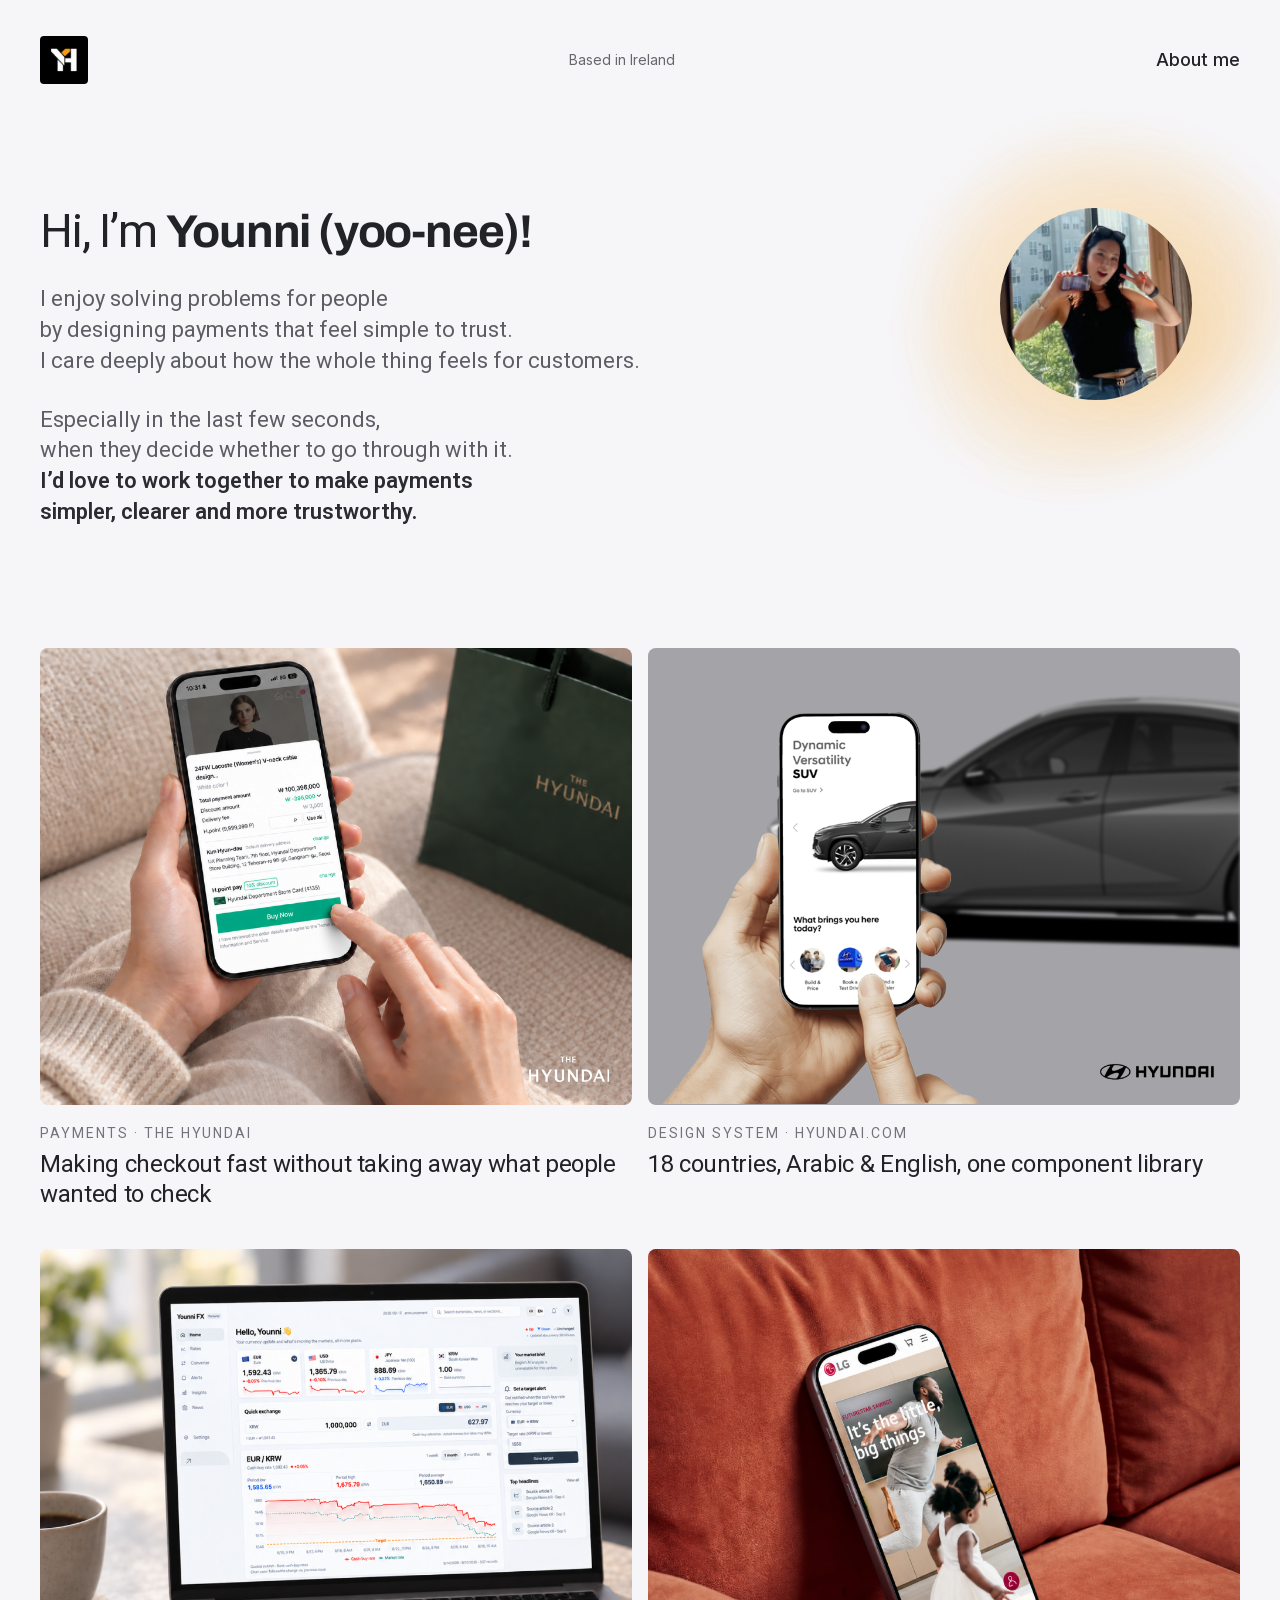
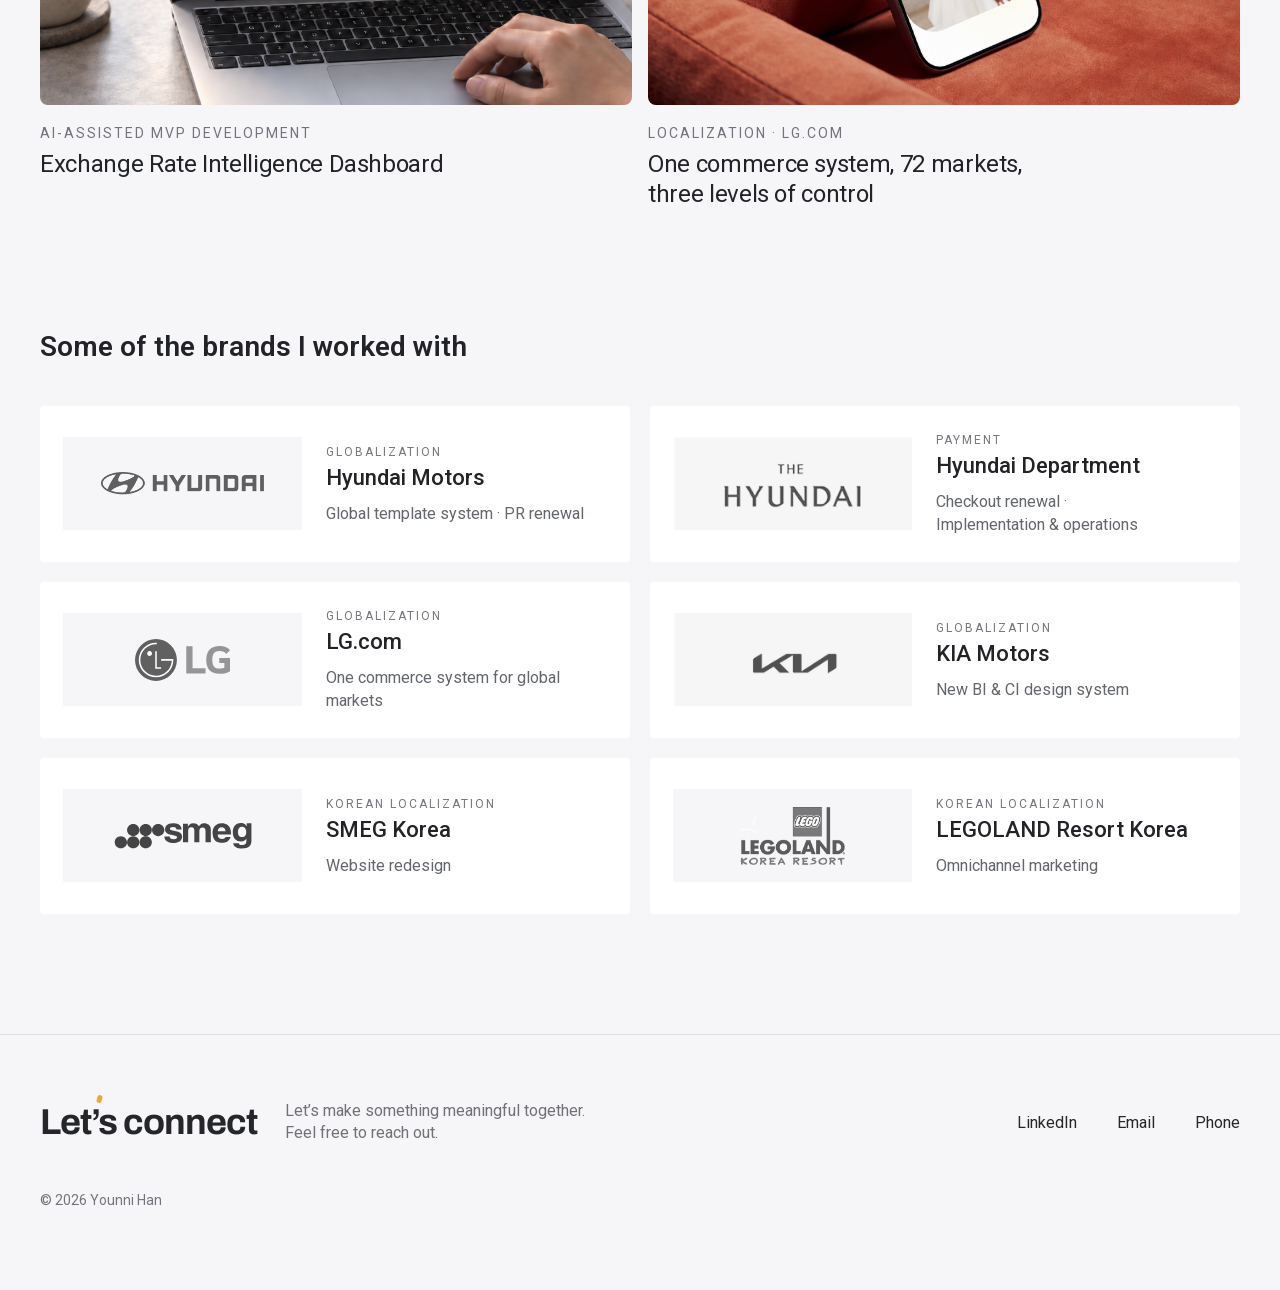
<file: index.html>
<!DOCTYPE html>

<html lang="en">
<head>
<meta charset="utf-8"/>
<meta content="width=device-width,initial-scale=1" name="viewport"/>
<meta content="Younni Han — Product designer making payments simpler, clearer and more trustworthy. Selected work in payment UX, global design systems and commerce." name="description"/>
<meta content="#F6F6F9" name="theme-color"/>
<title>Younni Han — Product Designer</title>
<link href="/favicon.ico?v=20261010" rel="icon"/>
<link as="font" crossorigin="" href="/page1/assets/fonts/archivo-700.ttf" rel="preload" type="font/ttf"/>
<link href="/shared/site.css" rel="stylesheet"/>
<link href="/main/styles.css?v=20260929-mobile" rel="stylesheet"/>
<link href="/shared/mobile.css?v=20260929-mobile" rel="stylesheet"/>
<script defer="" src="/shared/site.js?v=a15a8c0"></script>
<script defer="" src="/main/portrait.js"></script>
</head>
<body>
<a class="skip-link" href="#selected-work">Skip to selected work</a>
<header class="portfolio-header">
<a aria-label="Younni Han — Home" href="/"><img alt="Younni Han" class="logo" height="60" src="/page1/assets/logo.png" width="60"/></a><span class="location">Based in Ireland</span><a href="/aboutMe/">About me</a>
</header>
<main class="main-wrap">
<section aria-labelledby="intro-title" class="introduction">
<div>
<h1 id="intro-title">Hi, I’m <strong>Younni (yoo-nee)!</strong></h1>
<div class="intro-copy">
<p>
<span class="intro-line">I enjoy solving problems for people</span>
<span class="intro-line">by designing payments that feel simple to trust.</span>
<span class="intro-line">I care deeply about how the whole thing feels for
                customers.</span>
</p>
<p>
<span class="intro-line">Especially in the last few seconds,</span>
<span class="intro-line">when they decide whether to go through with it.</span>
<strong>
<span class="intro-line">I’d love to work together to make payments</span>
<span class="intro-line">simpler, clearer and more trustworthy.</span>
</strong>
</p>
</div>
</div>
<span class="portrait-orbit"><span class="portrait-aura">
<span class="design-image portrait" style="
                --crop-x: 1272;
                --crop-y: 281;
                --crop-w: 184;
                --crop-h: 184;
              "><img alt="Younni smiling and holding a cup" decoding="async" height="3097" loading="eager" src="/assets/main/design-assets.png" width="1920"/></span> </span></span>
</section>
<section aria-label="Selected projects" class="projects" id="selected-work">
<div class="project-grid">
<a class="project-card" href="/page1/"><div class="project-visual">
<span class="project-retina-image"><img alt="The Hyundai checkout on a phone held beside a shopping bag" decoding="async" height="1560" loading="lazy" src="/assets/main/retina/payment.png" width="2019"/></span>
</div>
<p class="project-meta-label">Payments · The Hyundai</p>
<h2>
              Making checkout fast without taking away what people wanted to
              check
            </h2></a>
<a class="project-card" href="/page3/"><div class="project-visual">
<span class="project-retina-image"><img alt="Hyundai vehicle shopping experience on a phone in front of an SUV" decoding="async" height="1560" loading="lazy" src="/assets/main/retina/hyundai.png" width="2019"/><span class="hyundai-hand-frame"><img alt="" class="hyundai-hand-retina" decoding="async" loading="lazy" src="/assets/main/retina/hyundai-hand-source.png"/></span></span>
</div>
<p class="project-meta-label">Design system · Hyundai.com</p>
<h2>
              18 countries, Arabic &amp; English, one component library
            </h2></a>
<a class="project-card" href="/page4/">
<div class="project-visual">
<span class="project-retina-image"><img alt="Exchange rate dashboard displayed on a laptop" decoding="async" height="1560" loading="lazy" src="/assets/main/retina/ai.png" width="2019"/></span>
</div>
<p class="project-meta-label">AI-assisted MVP development</p>
<h2>Exchange Rate Intelligence Dashboard</h2>
</a>
<a class="project-card" href="/page2/"><div class="project-visual">
<span class="project-retina-image"><img alt="LG mobile shopping website on a phone resting against an orange sofa" decoding="async" height="1560" loading="lazy" src="/assets/main/retina/lg.png" width="2019"/></span>
</div>
<p class="project-meta-label">Localization · LG.com</p>
<h2>
              One commerce system, 72 markets,<br/>three levels of control
            </h2></a>
</div>
</section>
<section aria-labelledby="brands-title" class="brands">
<h2 id="brands-title">Some of the brands I worked with</h2>
<div class="brand-grid">
<article class="brand-card">
<span class="brand-logo brand-logo-hyundai"><img alt="Hyundai Motors logo" decoding="async" height="44" loading="lazy" src="/assets/main/brands/hyundai.png" width="310"/></span>
<div>
<p class="brand-category">Globalization</p>
<h3>Hyundai Motors</h3>
<p class="brand-description">
                Global template system · PR renewal
              </p>
</div>
</article>
<article class="brand-card">
<span class="design-image brand-logo" style="
                --crop-x: 991;
                --crop-y: 2180;
                --crop-w: 282;
                --crop-h: 110;
              "><img alt="Hyundai Department logo" decoding="async" height="3097" loading="lazy" src="/assets/main/design-assets.png" width="1920"/></span>
<div>
<p class="brand-category">Payment</p>
<h3>Hyundai Department</h3>
<p class="brand-description">
                Checkout renewal ·<br/>Implementation &amp; operations
              </p>
</div>
</article>
<article class="brand-card">
<span class="brand-logo brand-logo-lg"><img alt="LG.com logo" decoding="async" height="99" loading="lazy" src="/assets/main/brands/lg.svg" width="225"/></span>
<div>
<p class="brand-category">Globalization</p>
<h3>LG.com</h3>
<p class="brand-description">
                One commerce system for global markets
              </p>
</div>
</article>
<article class="brand-card">
<span class="design-image brand-logo" style="
                --crop-x: 991;
                --crop-y: 2357;
                --crop-w: 282;
                --crop-h: 110;
              "><img alt="KIA Motors logo" decoding="async" height="3097" loading="lazy" src="/assets/main/design-assets.png" width="1920"/></span>
<div>
<p class="brand-category">Globalization</p>
<h3>KIA Motors</h3>
<p class="brand-description">New BI &amp; CI design system</p>
</div>
</article>
<article class="brand-card">
<span class="brand-logo brand-logo-smeg"><img alt="SMEG Korea logo" decoding="async" height="191" loading="lazy" src="/assets/main/brands/smeg.svg" width="962"/></span>
<div>
<p class="brand-category">Korean localization</p>
<h3>SMEG Korea</h3>
<p class="brand-description">Website redesign</p>
</div>
</article>
<article class="brand-card">
<span class="brand-logo brand-logo-legoland"><img alt="LEGOLAND Resort Korea logo" decoding="async" height="190" loading="lazy" src="/assets/main/brands/legoland.webp" width="439"/></span>
<div>
<p class="brand-category">Korean localization</p>
<h3>LEGOLAND Resort Korea</h3>
<p class="brand-description">Omnichannel marketing</p>
</div>
</article>
</div>
</section>
</main>
</body>
</html>
</file>
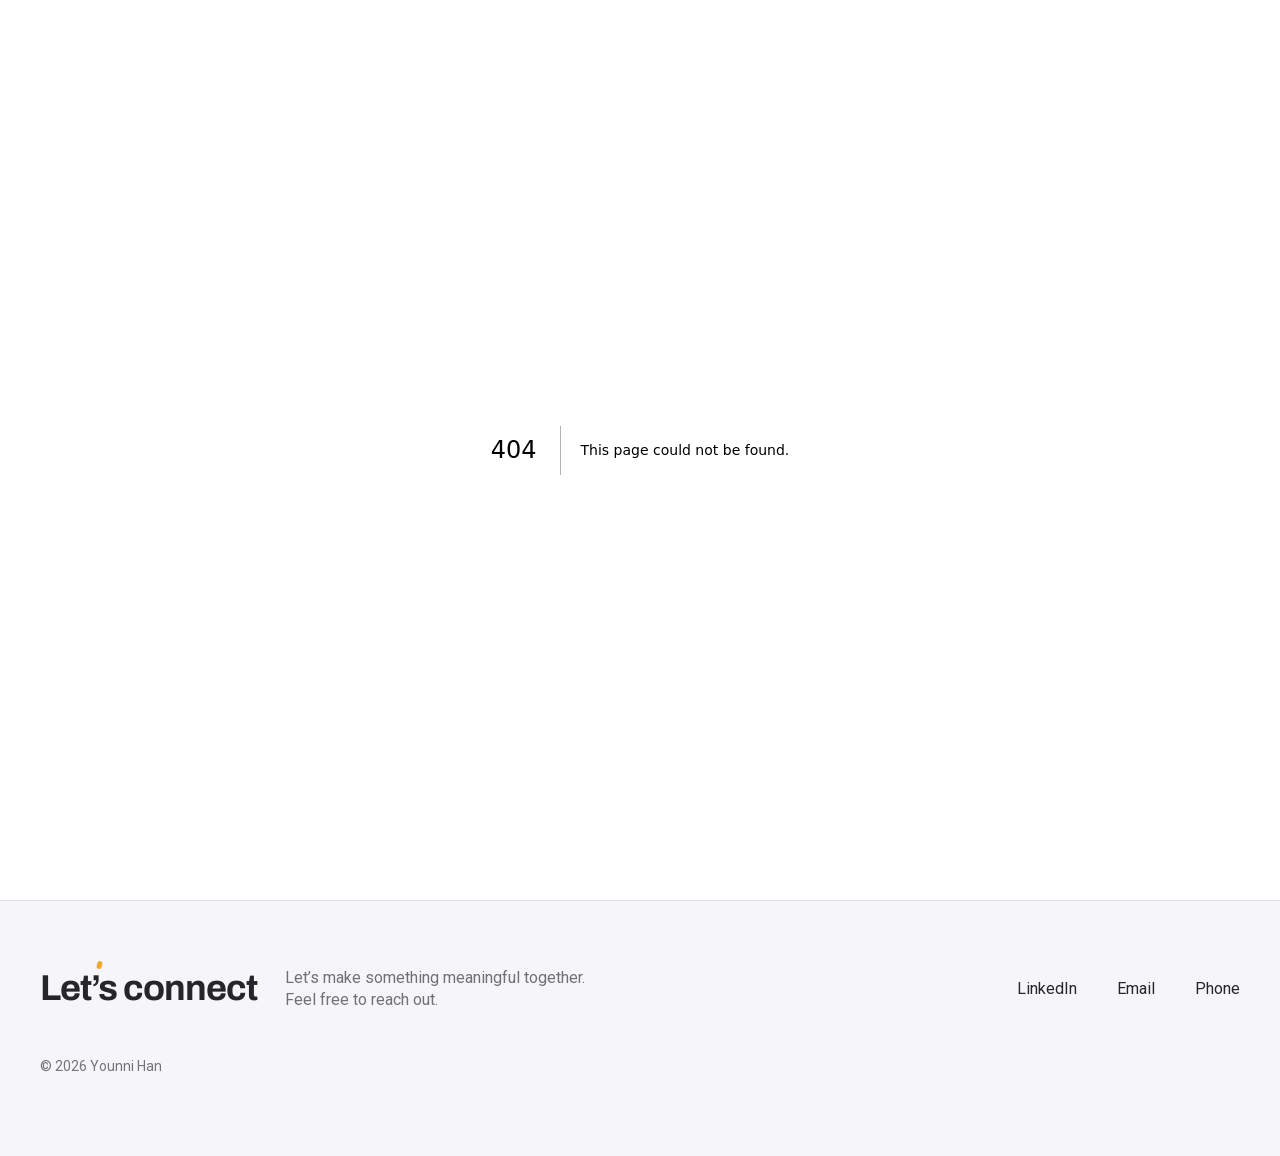
<file: 404/index.html>
<!DOCTYPE html><!--XGngXJlxx0eFNr7vDBwaz--><html lang="ko" class="inter_ea17e2e7-module__yN3O7a__variable roboto_a9c94077-module__2408KW__variable"><head><script src="/page1/entry.js"></script><meta charSet="utf-8"/><meta name="viewport" content="width=device-width, initial-scale=1"/><link rel="stylesheet" href="/_next/static/chunks/53c2a6c01c41eeed.css" data-precedence="next"/><link rel="preload" as="script" fetchPriority="low" href="/_next/static/chunks/669cbb8ee9021463.js"/><script src="/_next/static/chunks/82abf2d65f5428ae.js" async=""></script><script src="/_next/static/chunks/feda18867b11d201.js" async=""></script><script src="/_next/static/chunks/c284ff537f4f1dda.js" async=""></script><script src="/_next/static/chunks/turbopack-a6bf69ad2b3335c2.js" async=""></script><script src="/_next/static/chunks/ff1a16fafef87110.js" async=""></script><script src="/_next/static/chunks/d2be314c3ece3fbe.js" async=""></script><meta name="robots" content="noindex"/><meta name="next-size-adjust" content=""/><title>404: This page could not be found.</title><link rel="icon" href="/favicon.ico?v=20261010" sizes="60x60" type="image/x-icon"/><script src="/_next/static/chunks/a6dad97d9634a72d.js" noModule=""></script><link rel="stylesheet" href="/shared/site.css"><script src="/shared/site.js?v=a15a8c0" defer></script></head><body><div hidden=""><!--$--><!--/$--></div><div style="font-family:system-ui,&quot;Segoe UI&quot;,Roboto,Helvetica,Arial,sans-serif,&quot;Apple Color Emoji&quot;,&quot;Segoe UI Emoji&quot;;height:100vh;text-align:center;display:flex;flex-direction:column;align-items:center;justify-content:center"><div><style>body{color:#000;background:#fff;margin:0}.next-error-h1{border-right:1px solid rgba(0,0,0,.3)}@media (prefers-color-scheme:dark){body{color:#fff;background:#000}.next-error-h1{border-right:1px solid rgba(255,255,255,.3)}}</style><h1 class="next-error-h1" style="display:inline-block;margin:0 20px 0 0;padding:0 23px 0 0;font-size:24px;font-weight:500;vertical-align:top;line-height:49px">404</h1><div style="display:inline-block"><h2 style="font-size:14px;font-weight:400;line-height:49px;margin:0">This page could not be found.</h2></div></div></div><!--$--><!--/$--><script src="/_next/static/chunks/669cbb8ee9021463.js" id="_R_" async=""></script><script>(self.__next_f=self.__next_f||[]).push([0])</script><script>self.__next_f.push([1,"1:\"$Sreact.fragment\"\n2:I[39756,[\"/_next/static/chunks/ff1a16fafef87110.js\",\"/_next/static/chunks/d2be314c3ece3fbe.js\"],\"default\"]\n3:I[37457,[\"/_next/static/chunks/ff1a16fafef87110.js\",\"/_next/static/chunks/d2be314c3ece3fbe.js\"],\"default\"]\n4:I[97367,[\"/_next/static/chunks/ff1a16fafef87110.js\",\"/_next/static/chunks/d2be314c3ece3fbe.js\"],\"OutletBoundary\"]\n5:\"$Sreact.suspense\"\n7:I[97367,[\"/_next/static/chunks/ff1a16fafef87110.js\",\"/_next/static/chunks/d2be314c3ece3fbe.js\"],\"ViewportBoundary\"]\n9:I[97367,[\"/_next/static/chunks/ff1a16fafef87110.js\",\"/_next/static/chunks/d2be314c3ece3fbe.js\"],\"MetadataBoundary\"]\nb:I[68027,[\"/_next/static/chunks/ff1a16fafef87110.js\",\"/_next/static/chunks/d2be314c3ece3fbe.js\"],\"default\"]\n:HL[\"/_next/static/chunks/53c2a6c01c41eeed.css\",\"style\"]\n"])</script><script>self.__next_f.push([1,"0:{\"P\":null,\"b\":\"XGngXJlxx0eFNr7vDBwaz\",\"c\":[\"\",\"_not-found\",\"\"],\"q\":\"\",\"i\":false,\"f\":[[[\"\",{\"children\":[\"/_not-found\",{\"children\":[\"__PAGE__\",{}]}]},\"$undefined\",\"$undefined\",true],[[\"$\",\"$1\",\"c\",{\"children\":[[[\"$\",\"link\",\"0\",{\"rel\":\"stylesheet\",\"href\":\"/_next/static/chunks/53c2a6c01c41eeed.css\",\"precedence\":\"next\",\"crossOrigin\":\"$undefined\",\"nonce\":\"$undefined\"}]],[\"$\",\"html\",null,{\"lang\":\"ko\",\"className\":\"inter_ea17e2e7-module__yN3O7a__variable roboto_a9c94077-module__2408KW__variable\",\"children\":[\"$\",\"body\",null,{\"children\":[\"$\",\"$L2\",null,{\"parallelRouterKey\":\"children\",\"error\":\"$undefined\",\"errorStyles\":\"$undefined\",\"errorScripts\":\"$undefined\",\"template\":[\"$\",\"$L3\",null,{}],\"templateStyles\":\"$undefined\",\"templateScripts\":\"$undefined\",\"notFound\":[[[\"$\",\"title\",null,{\"children\":\"404: This page could not be found.\"}],[\"$\",\"div\",null,{\"style\":{\"fontFamily\":\"system-ui,\\\"Segoe UI\\\",Roboto,Helvetica,Arial,sans-serif,\\\"Apple Color Emoji\\\",\\\"Segoe UI Emoji\\\"\",\"height\":\"100vh\",\"textAlign\":\"center\",\"display\":\"flex\",\"flexDirection\":\"column\",\"alignItems\":\"center\",\"justifyContent\":\"center\"},\"children\":[\"$\",\"div\",null,{\"children\":[[\"$\",\"style\",null,{\"dangerouslySetInnerHTML\":{\"__html\":\"body{color:#000;background:#fff;margin:0}.next-error-h1{border-right:1px solid rgba(0,0,0,.3)}@media (prefers-color-scheme:dark){body{color:#fff;background:#000}.next-error-h1{border-right:1px solid rgba(255,255,255,.3)}}\"}}],[\"$\",\"h1\",null,{\"className\":\"next-error-h1\",\"style\":{\"display\":\"inline-block\",\"margin\":\"0 20px 0 0\",\"padding\":\"0 23px 0 0\",\"fontSize\":24,\"fontWeight\":500,\"verticalAlign\":\"top\",\"lineHeight\":\"49px\"},\"children\":404}],[\"$\",\"div\",null,{\"style\":{\"display\":\"inline-block\"},\"children\":[\"$\",\"h2\",null,{\"style\":{\"fontSize\":14,\"fontWeight\":400,\"lineHeight\":\"49px\",\"margin\":0},\"children\":\"This page could not be found.\"}]}]]}]}]],[]],\"forbidden\":\"$undefined\",\"unauthorized\":\"$undefined\"}]}]}]]}],{\"children\":[[\"$\",\"$1\",\"c\",{\"children\":[null,[\"$\",\"$L2\",null,{\"parallelRouterKey\":\"children\",\"error\":\"$undefined\",\"errorStyles\":\"$undefined\",\"errorScripts\":\"$undefined\",\"template\":[\"$\",\"$L3\",null,{}],\"templateStyles\":\"$undefined\",\"templateScripts\":\"$undefined\",\"notFound\":\"$undefined\",\"forbidden\":\"$undefined\",\"unauthorized\":\"$undefined\"}]]}],{\"children\":[[\"$\",\"$1\",\"c\",{\"children\":[[[\"$\",\"title\",null,{\"children\":\"404: This page could not be found.\"}],[\"$\",\"div\",null,{\"style\":\"$0:f:0:1:0:props:children:1:props:children:props:children:props:notFound:0:1:props:style\",\"children\":[\"$\",\"div\",null,{\"children\":[[\"$\",\"style\",null,{\"dangerouslySetInnerHTML\":{\"__html\":\"body{color:#000;background:#fff;margin:0}.next-error-h1{border-right:1px solid rgba(0,0,0,.3)}@media (prefers-color-scheme:dark){body{color:#fff;background:#000}.next-error-h1{border-right:1px solid rgba(255,255,255,.3)}}\"}}],[\"$\",\"h1\",null,{\"className\":\"next-error-h1\",\"style\":\"$0:f:0:1:0:props:children:1:props:children:props:children:props:notFound:0:1:props:children:props:children:1:props:style\",\"children\":404}],[\"$\",\"div\",null,{\"style\":\"$0:f:0:1:0:props:children:1:props:children:props:children:props:notFound:0:1:props:children:props:children:2:props:style\",\"children\":[\"$\",\"h2\",null,{\"style\":\"$0:f:0:1:0:props:children:1:props:children:props:children:props:notFound:0:1:props:children:props:children:2:props:children:props:style\",\"children\":\"This page could not be found.\"}]}]]}]}]],null,[\"$\",\"$L4\",null,{\"children\":[\"$\",\"$5\",null,{\"name\":\"Next.MetadataOutlet\",\"children\":\"$@6\"}]}]]}],{},null,false,false]},null,false,false]},null,false,false],[\"$\",\"$1\",\"h\",{\"children\":[[\"$\",\"meta\",null,{\"name\":\"robots\",\"content\":\"noindex\"}],[\"$\",\"$L7\",null,{\"children\":\"$L8\"}],[\"$\",\"div\",null,{\"hidden\":true,\"children\":[\"$\",\"$L9\",null,{\"children\":[\"$\",\"$5\",null,{\"name\":\"Next.Metadata\",\"children\":\"$La\"}]}]}],[\"$\",\"meta\",null,{\"name\":\"next-size-adjust\",\"content\":\"\"}]]}],false]],\"m\":\"$undefined\",\"G\":[\"$b\",\"$undefined\"],\"S\":true}\n"])</script><script>self.__next_f.push([1,"8:[[\"$\",\"meta\",\"0\",{\"charSet\":\"utf-8\"}],[\"$\",\"meta\",\"1\",{\"name\":\"viewport\",\"content\":\"width=device-width, initial-scale=1\"}]]\n"])</script><script>self.__next_f.push([1,"c:I[27201,[\"/_next/static/chunks/ff1a16fafef87110.js\",\"/_next/static/chunks/d2be314c3ece3fbe.js\"],\"IconMark\"]\n6:null\na:[[\"$\",\"link\",\"0\",{\"rel\":\"icon\",\"href\":\"/favicon.ico?v=20261010\",\"sizes\":\"60x60\",\"type\":\"image/x-icon\"}],[\"$\",\"$Lc\",\"1\",{}]]\n"])</script></body></html>
</file>
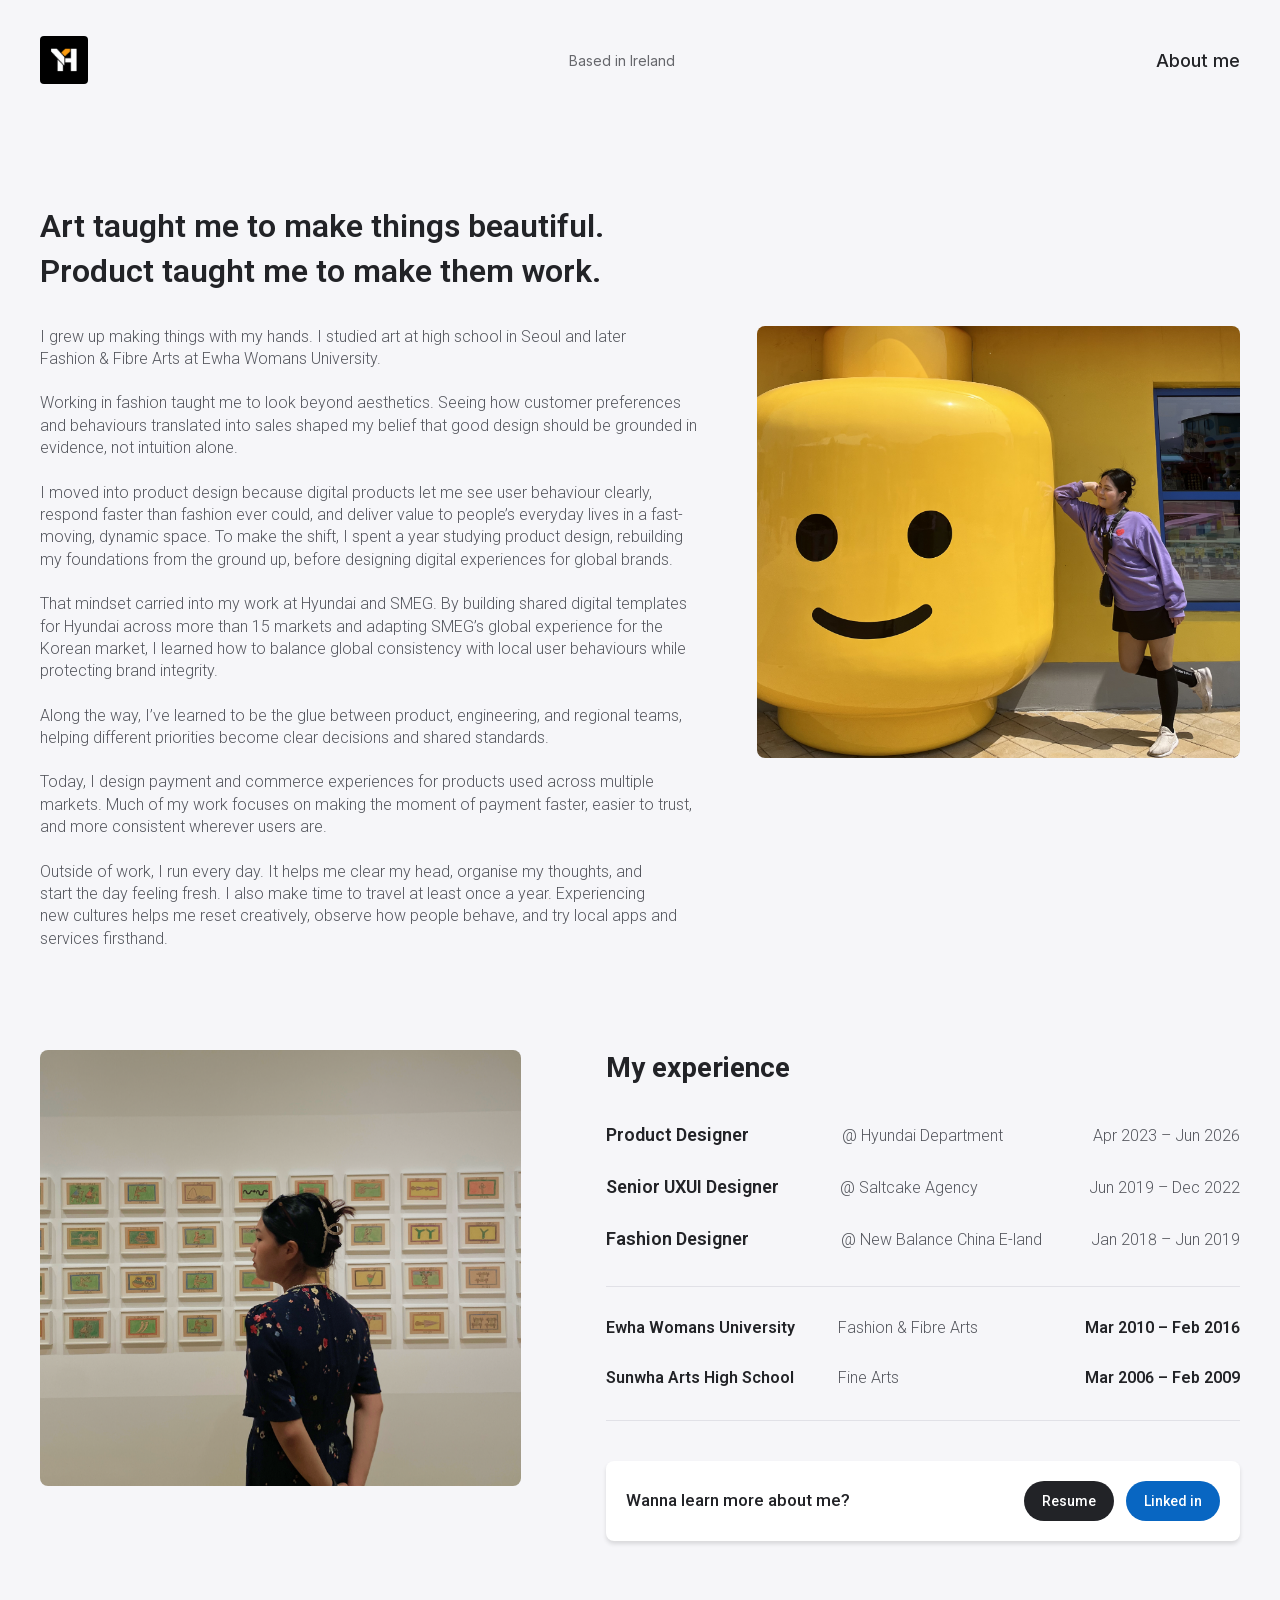
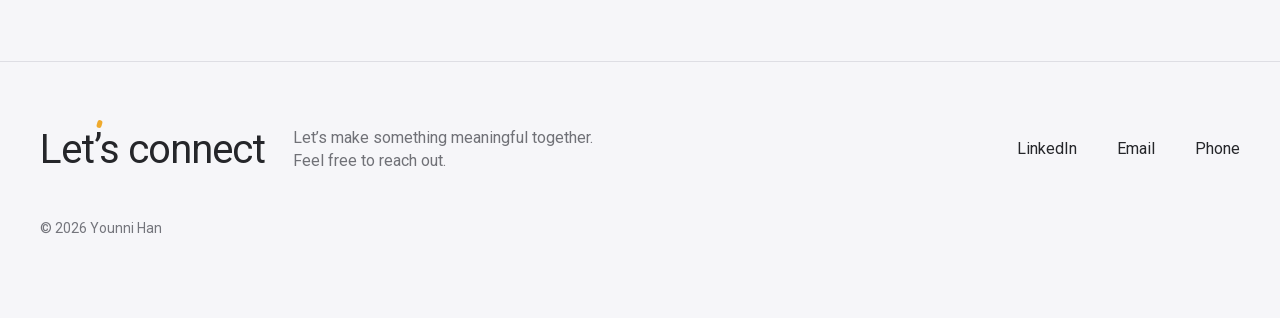
<file: aboutMe/index.html>
<!DOCTYPE html>

<html lang="en">
<head>
<meta charset="utf-8"/>
<meta content="width=device-width,initial-scale=1" name="viewport"/>
<meta content="About Younni Han — a product designer with a background in art, fashion, global commerce and payment experiences." name="description"/>
<meta content="#F6F6F9" name="theme-color"/>
<title>About Younni — Product Designer</title>
<link href="/favicon.ico" rel="icon"/>
<link as="font" crossorigin="" href="/_next/static/media/ce62453a442c7f35-s.p.124b2306.woff2" rel="preload" type="font/woff2"/>
<link href="/shared/site.css" rel="stylesheet"/>
<link href="/aboutMe/styles.css?v=20260929-stack" rel="stylesheet"/>
<link href="/shared/mobile.css?v=20260929-mobile" rel="stylesheet"/>
<script defer="" src="/shared/site.js?v=a15a8c0"></script>
<script defer="" src="/aboutMe/motion.js?v=20260929-stack"></script>
</head>
<body class="about-page">
<a class="skip-link" href="#about">Skip to content</a>
<header class="portfolio-header">
<a aria-label="Younni Han — Home" href="/"><img alt="Younni Han" class="logo" height="48" src="/page1/assets/logo.png" width="48"/></a>
<span class="location">Based in Ireland</span>
<a aria-current="page" href="/aboutMe/">About me</a>
</header>
<main class="about-wrap" id="about">
<div class="story-row">
<section aria-labelledby="story-title" class="biography">
<h1 id="story-title">
<span>Art taught me to make things beautiful.</span>
<span>Product taught me to make them work.</span>
</h1>
<p>
              I grew up making things with my hands. I studied art at high
              school in Seoul and later<br class="desktop-break"/> Fashion &amp; Fibre Arts at Ewha Womans
              University.
            </p>
<p>
              Working in fashion taught me to look beyond aesthetics. Seeing how
              customer preferences and behaviours translated into sales shaped
              my belief that good design should be grounded in evidence, not
              intuition alone.
            </p>
<p>
              I moved into product design because digital products let me see user behaviour clearly, respond faster than fashion ever could, and deliver value to people’s everyday lives in a fast-moving, dynamic space. To make the shift, I spent a year studying product design, rebuilding my foundations from the ground up, before designing digital experiences for global brands.
            </p>
<p>
              That mindset carried into my work at Hyundai and SMEG. By
              building shared digital templates for Hyundai across more than 15
              markets and adapting SMEG’s global experience for the Korean
              market, I learned how to balance global consistency with local
              user behaviours while protecting brand integrity.
            </p>
<p>
              Along the way, I’ve learned to be the glue between product,
              engineering, and regional teams, helping different priorities
              become clear decisions and shared standards.
            </p>
<p>
              Today, I design payment and commerce experiences for products used
              across multiple markets. Much of my work focuses on making the
              moment of payment faster, easier to trust, and more consistent
              wherever users are.
            </p>
<p>
              Outside of work, I run every day. It helps me clear my head,
              organise my thoughts, and start the day feeling fresh. I also make
              time to travel at least once a year. Experiencing new cultures
              helps me reset creatively, observe how people behave, and try
              local apps and services firsthand.
            </p>
</section>
<div class="photo-slot story-photo"><figure class="about-photo about-photo-retina" style="--crop-x: 1090; --crop-y: 273; --crop-w: 550; --crop-h: 492">
<div class="photo-window">
<img alt="Younni beside a giant yellow LEGO figure at LEGOLAND" decoding="async" fetchpriority="high" height="1473" src="/assets/about/retina/lego.png" width="1650"/>
</div>
</figure></div>
</div>
<div class="experience-row">
<section aria-labelledby="experience-title" class="experience">
<h2 id="experience-title">My experience</h2>
<ul aria-label="Professional experience" class="experience-list">
<li>
<h3>Product Designer</h3>
<p>@ Hyundai Department</p>
<p class="date">
<time datetime="2023-04">Apr 2023</time> –
                  <time datetime="2026-06">Jun 2026</time>
</p>
</li>
<li>
<h3>Senior UXUI Designer</h3>
<p>@ Saltcake Agency</p>
<p class="date">
<time datetime="2019-06">Jun 2019</time> –
                  <time datetime="2022-12">Dec 2022</time>
</p>
</li>
<li>
<h3>Fashion Designer</h3>
<p>@ New Balance China E-land</p>
<p class="date">
<time datetime="2018-01">Jan 2018</time> –
                  <time datetime="2019-06">Jun 2019</time>
</p>
</li>
</ul>
<ul aria-label="Education" class="experience-list education-list">
<li>
<h3>Ewha Womans University</h3>
<p>Fashion &amp; Fibre Arts</p>
<p class="date">
<time datetime="2010-03">Mar 2010</time> –
                  <time datetime="2016-02">Feb 2016</time>
</p>
</li>
<li>
<h3>Sunwha Arts High School</h3>
<p>Fine Arts</p>
<p class="date">
<time datetime="2006-03">Mar 2006</time> –
                  <time datetime="2009-02">Feb 2009</time>
</p>
</li>
</ul>
<aside aria-label="More about Younni" class="more-about">
<p>Wanna learn more about me?</p>
<div class="more-links">
<a aria-label="Open Younni’s resume PDF in a new tab" class="pill-link" href="/resume.pdf?v=d8a1184ef5f1" rel="noopener noreferrer" target="_blank">Resume</a>
<a class="pill-link linkedin-link" href="https://www.linkedin.com/feed/" rel="noopener noreferrer" target="_blank">Linked in</a>
</div>
</aside>
</section>
<div class="photo-slot gallery-photo"><figure class="about-photo about-photo-retina" style="--crop-x: 1090; --crop-y: 784; --crop-w: 550; --crop-h: 498">
<div class="photo-window">
<img alt="Younni exploring an art exhibition with a wall of framed artworks" decoding="async" height="1491" loading="lazy" src="/assets/about/retina/gallery.png" width="1650"/>
</div>
</figure></div>
</div>
</main>
</body>
</html>
</file>
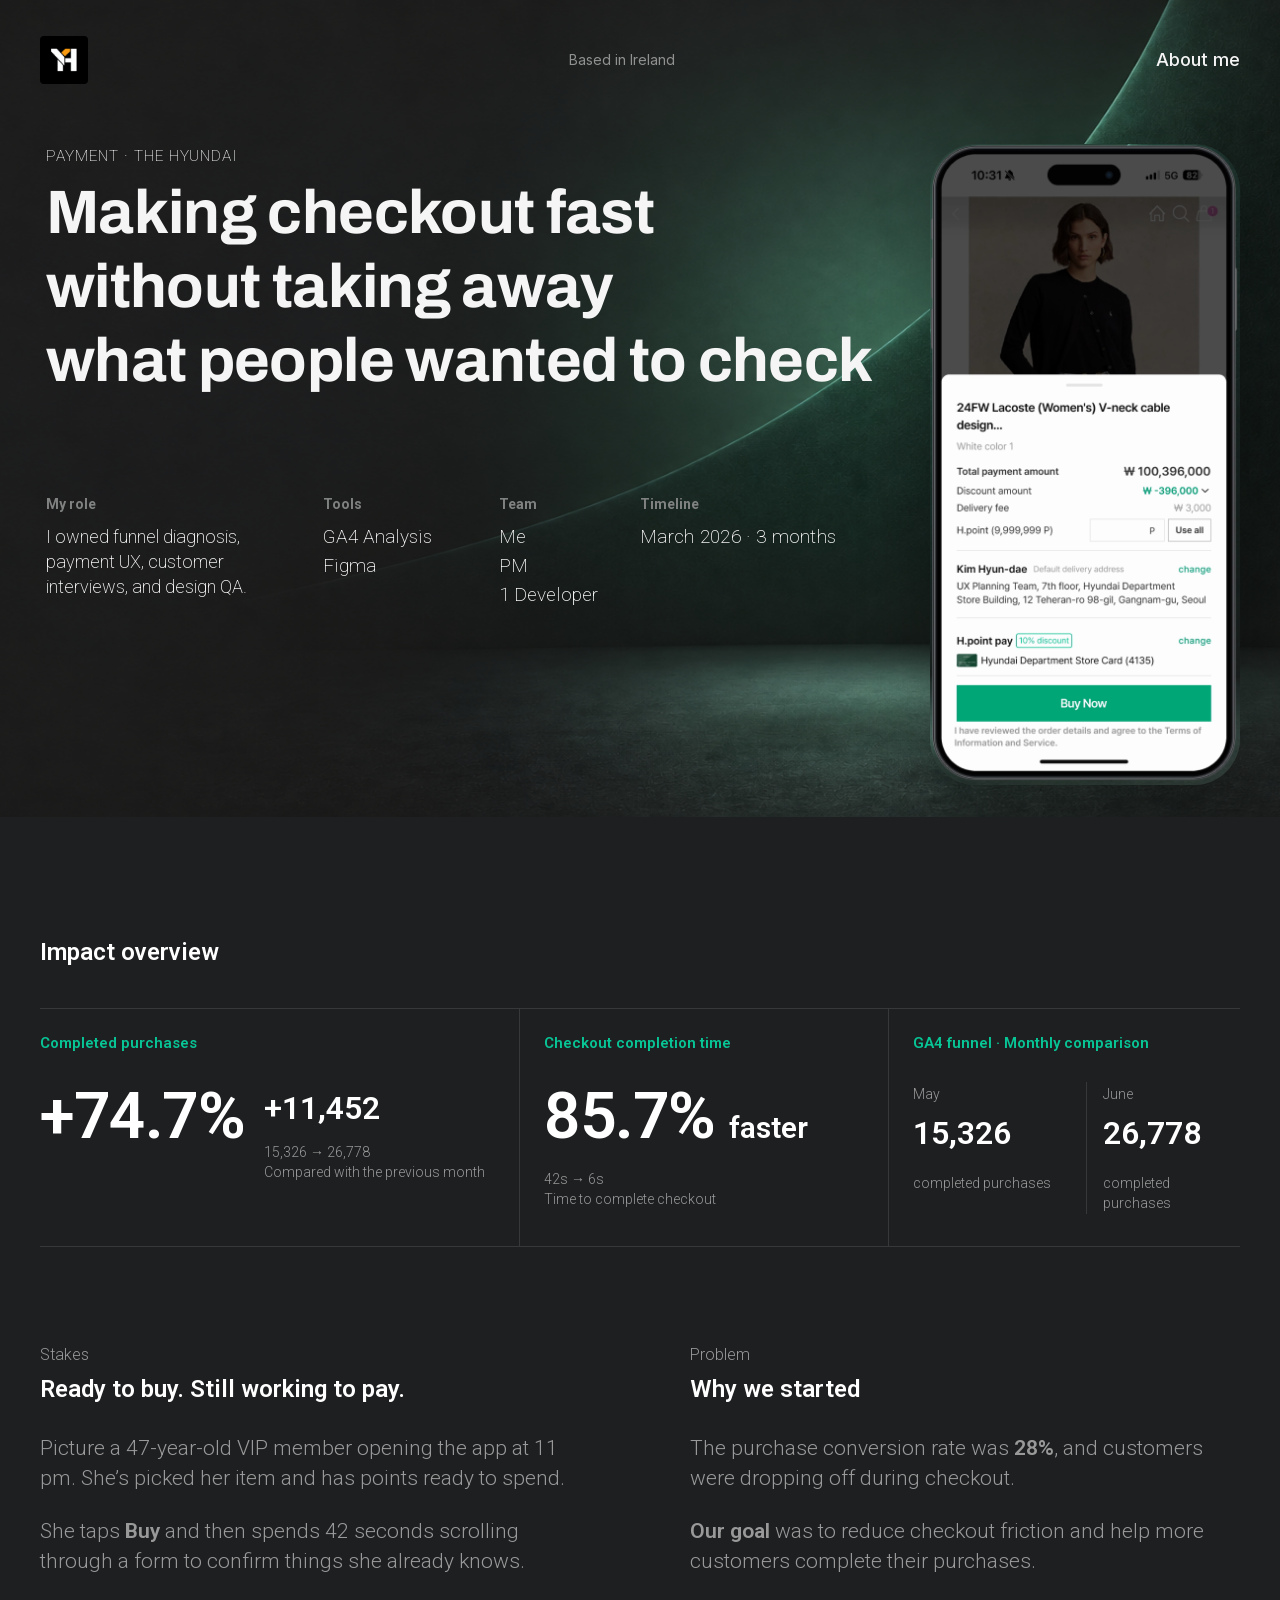
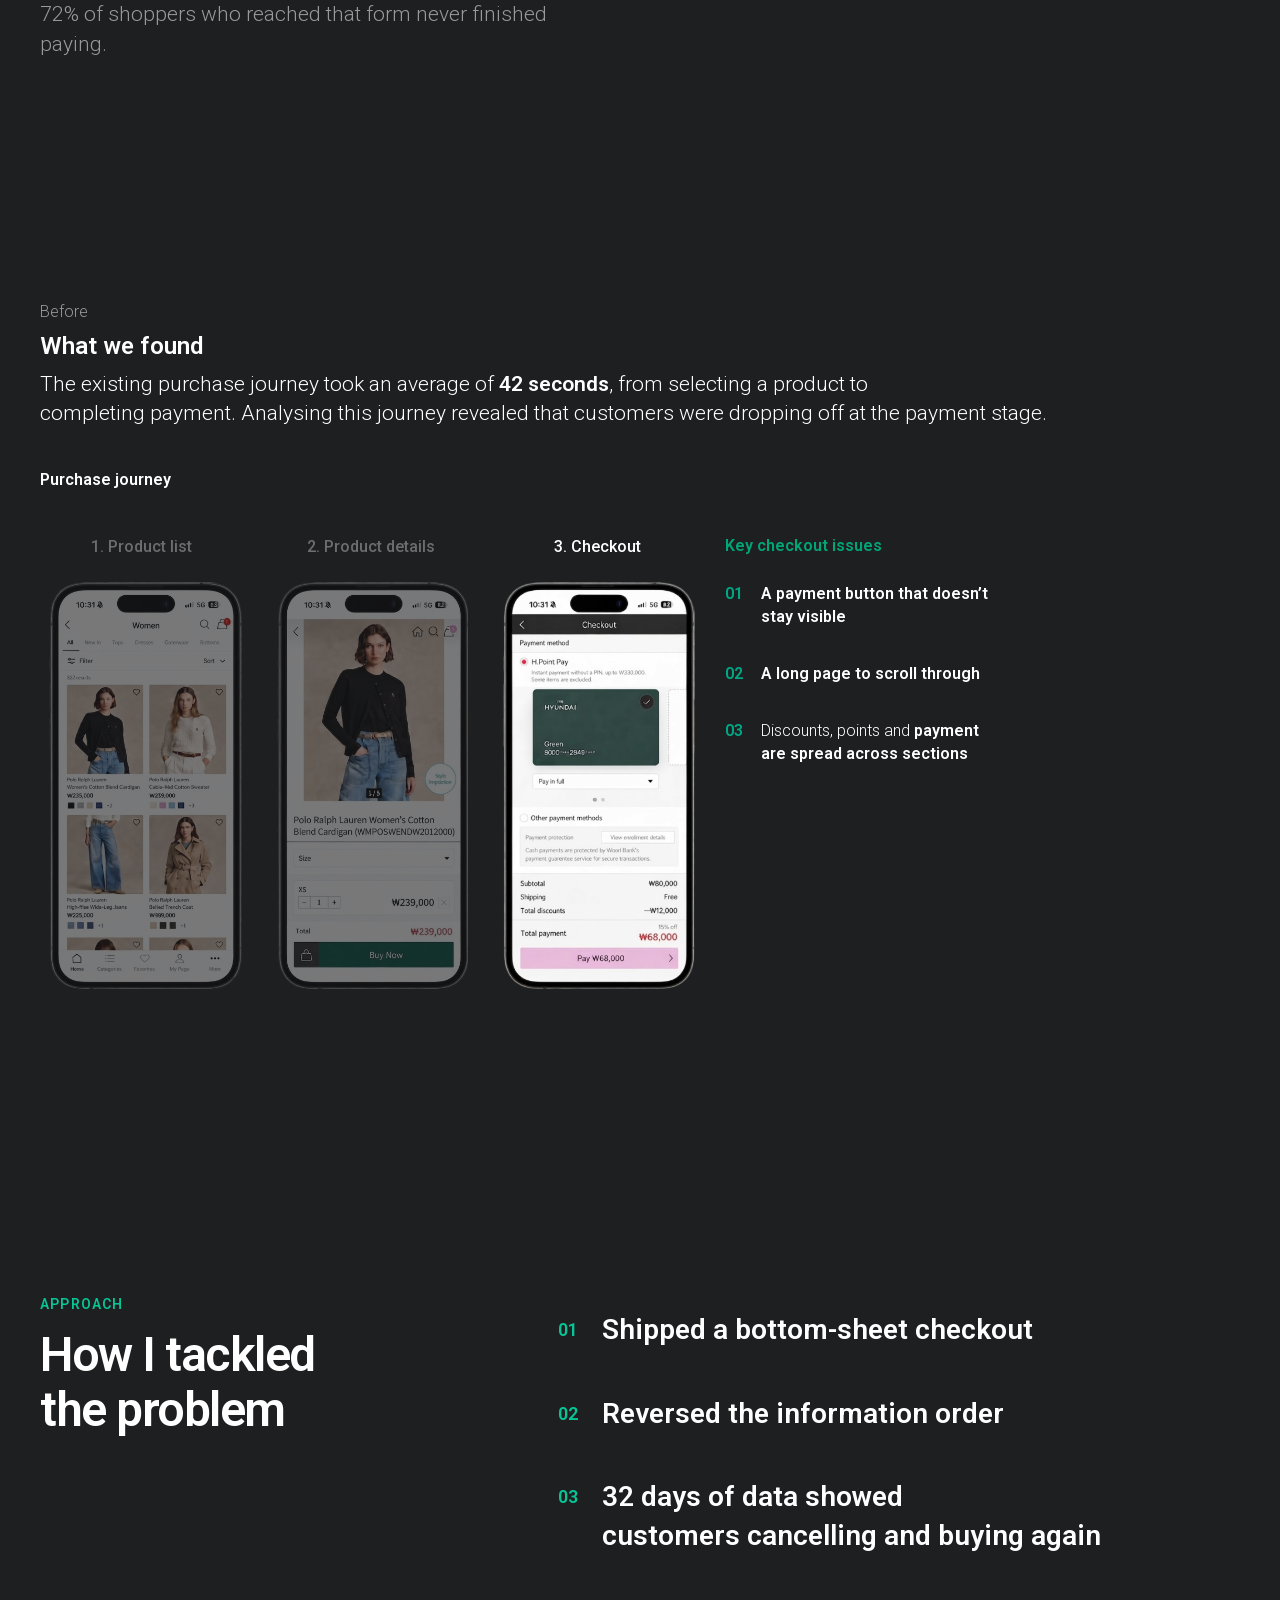
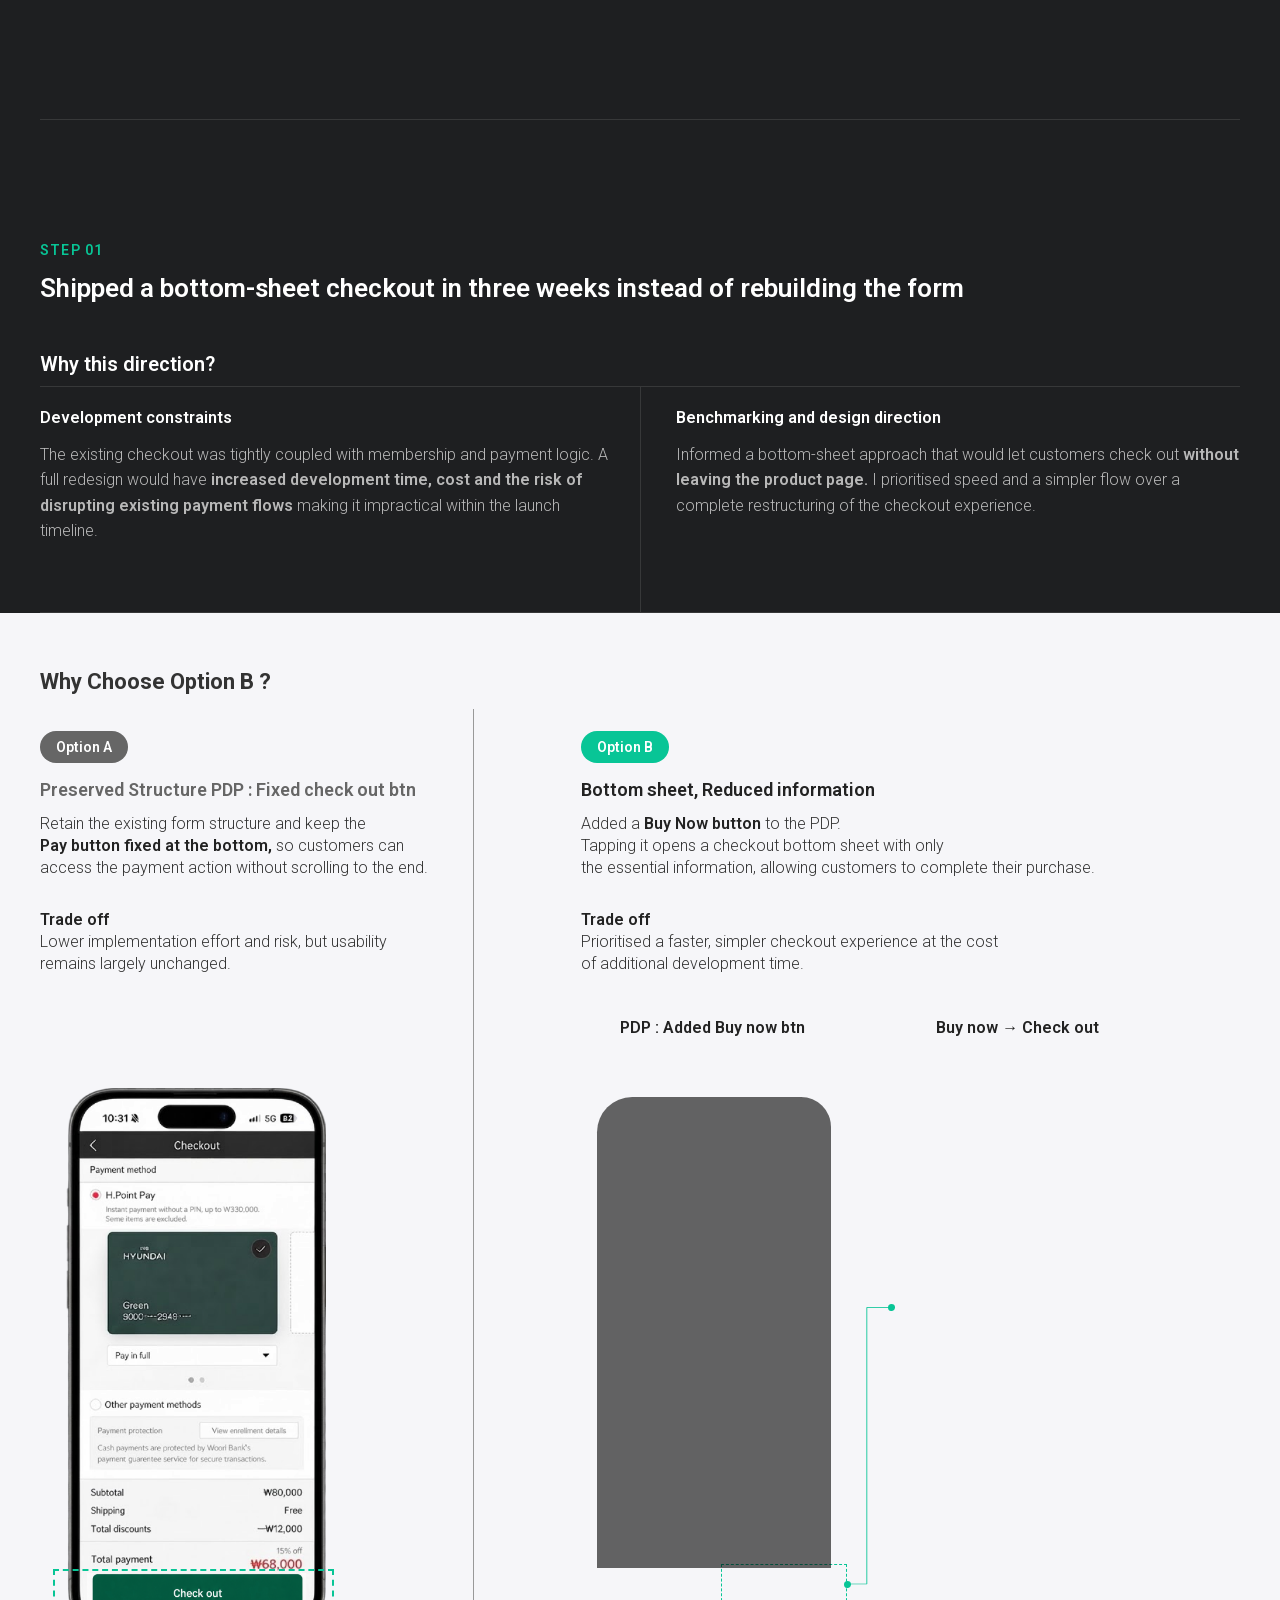
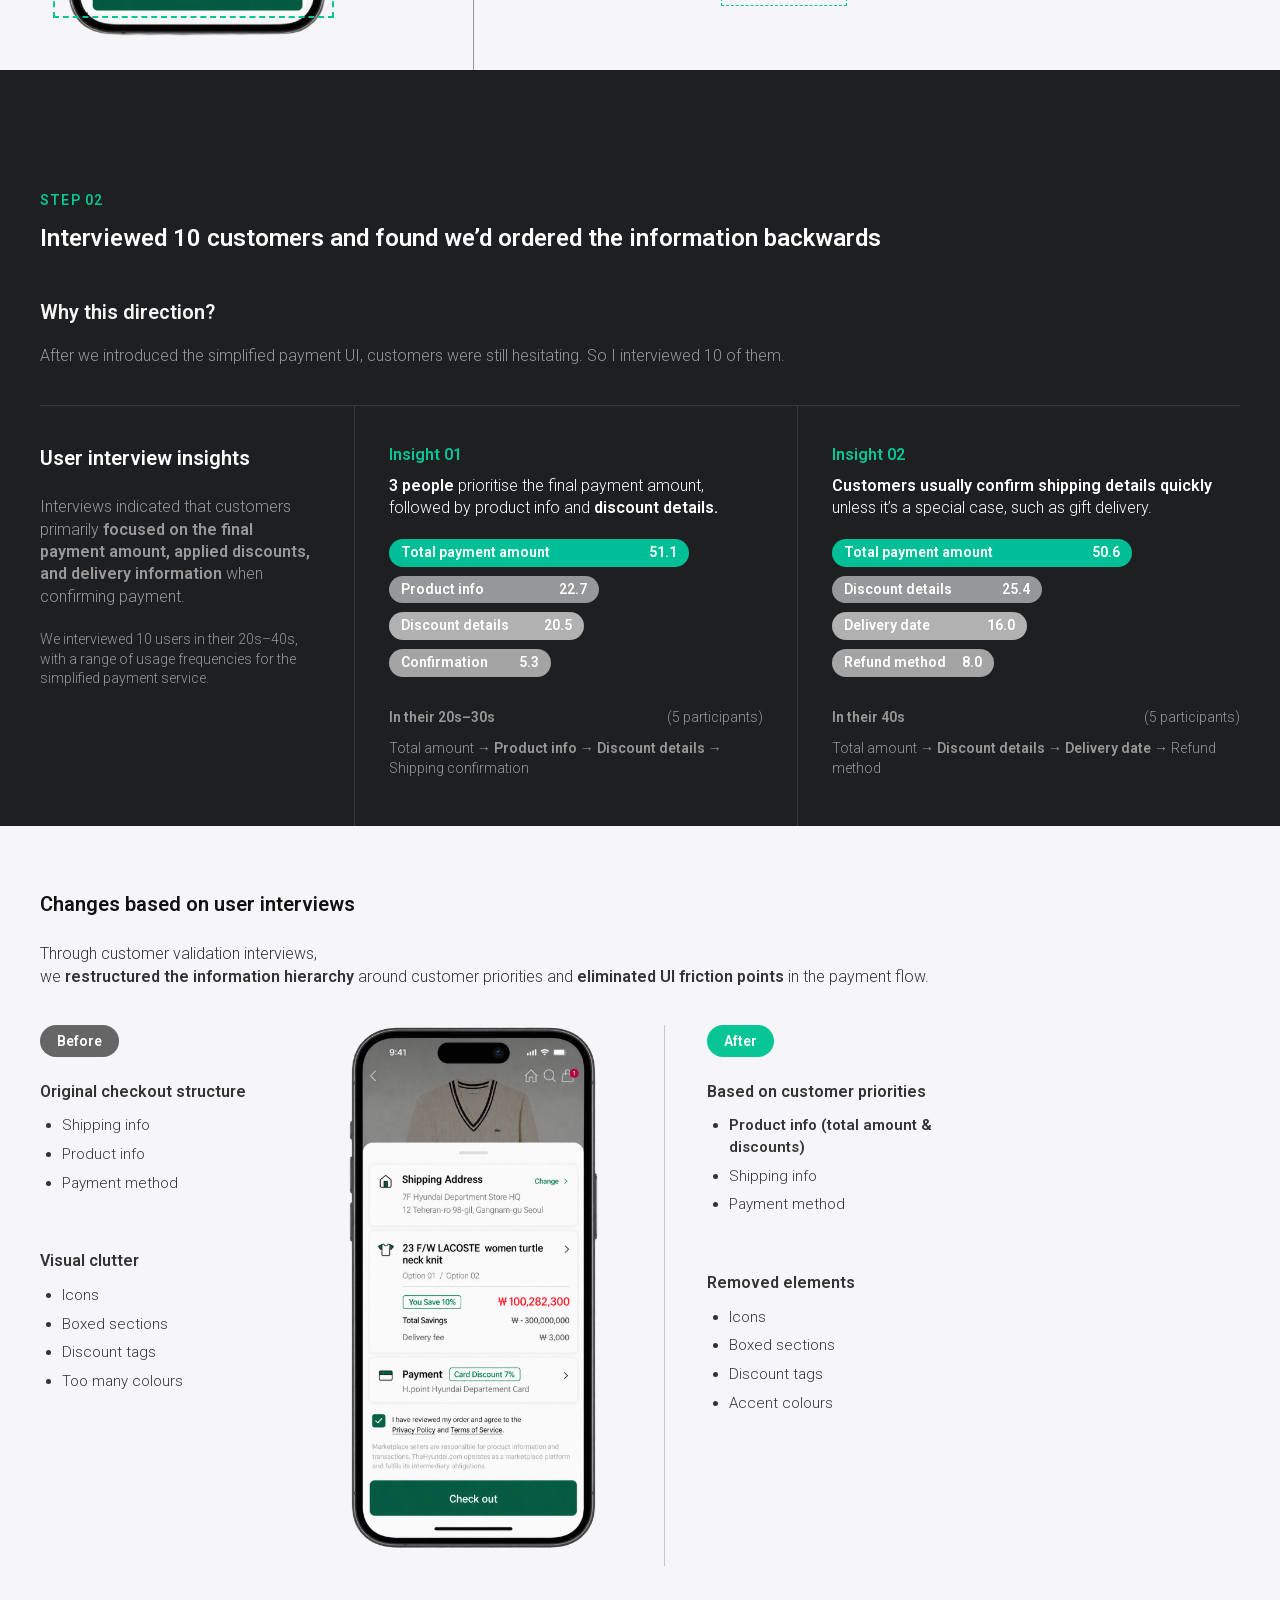
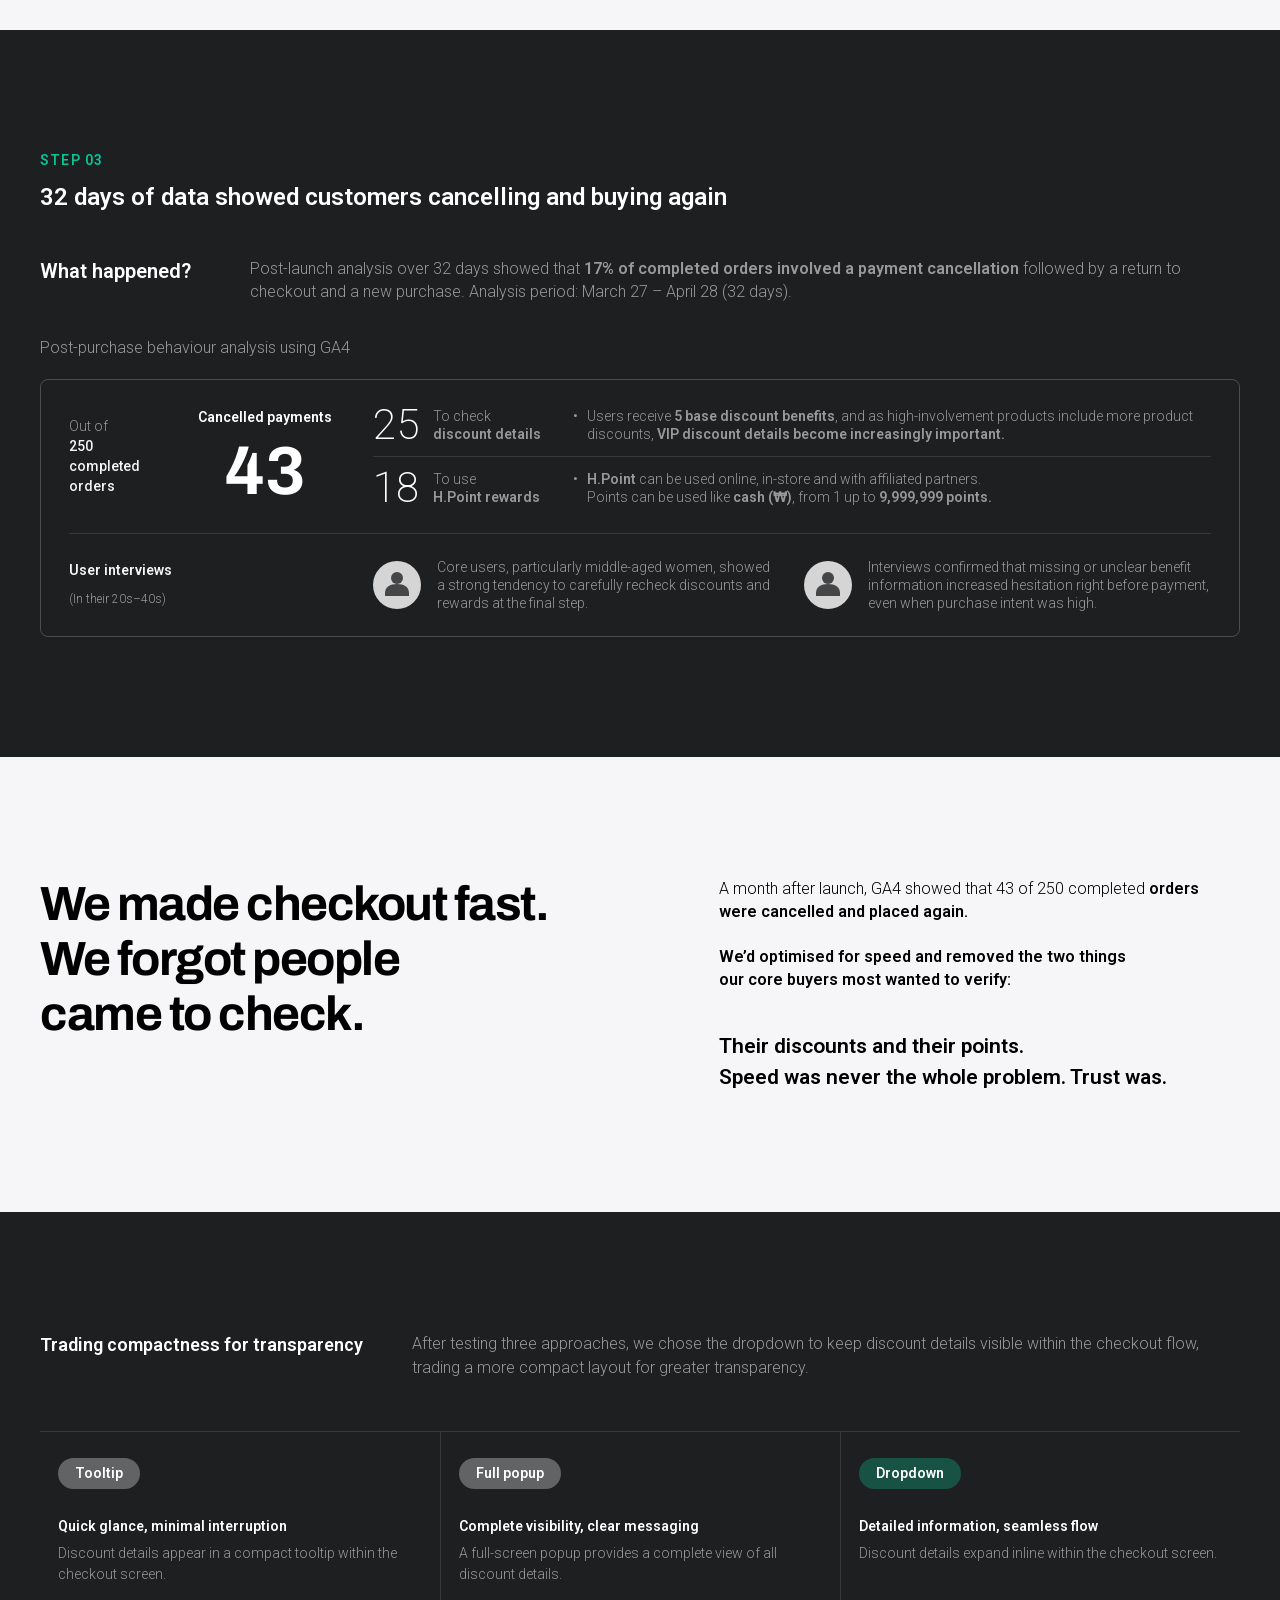
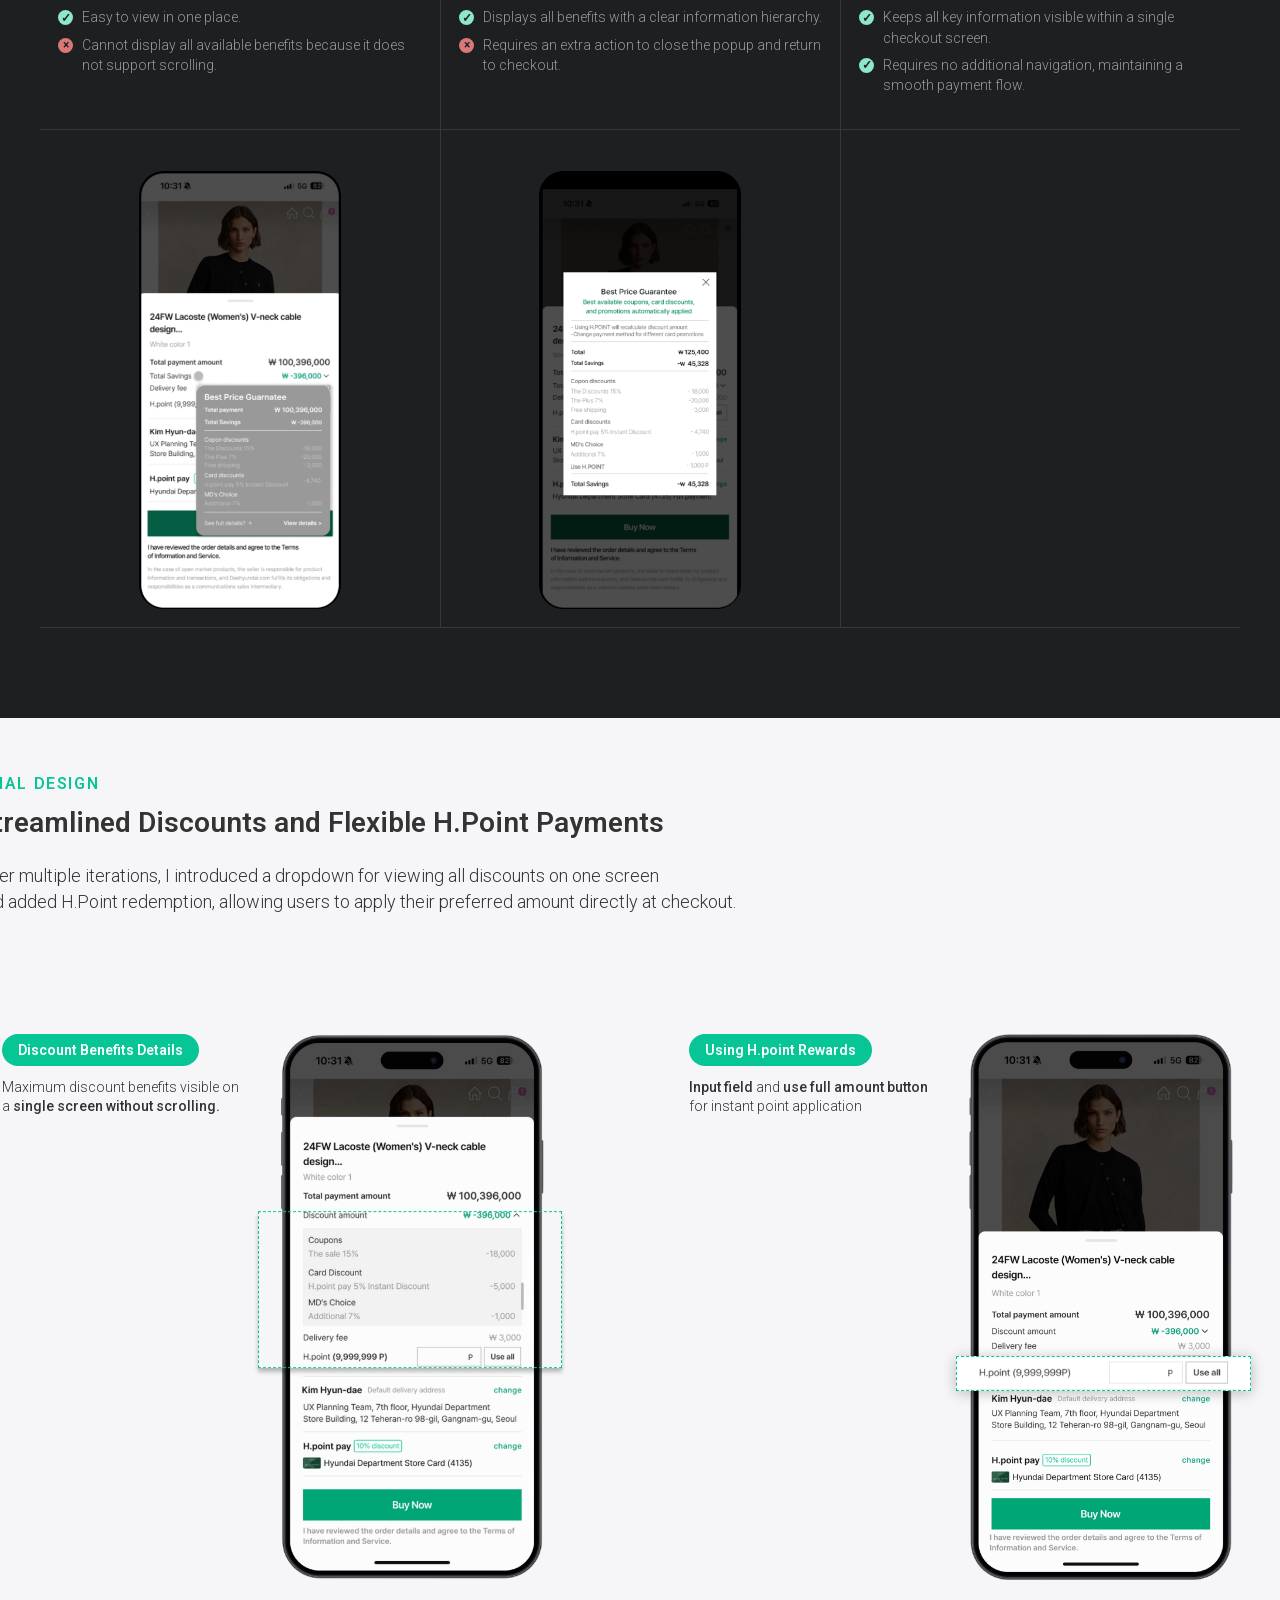
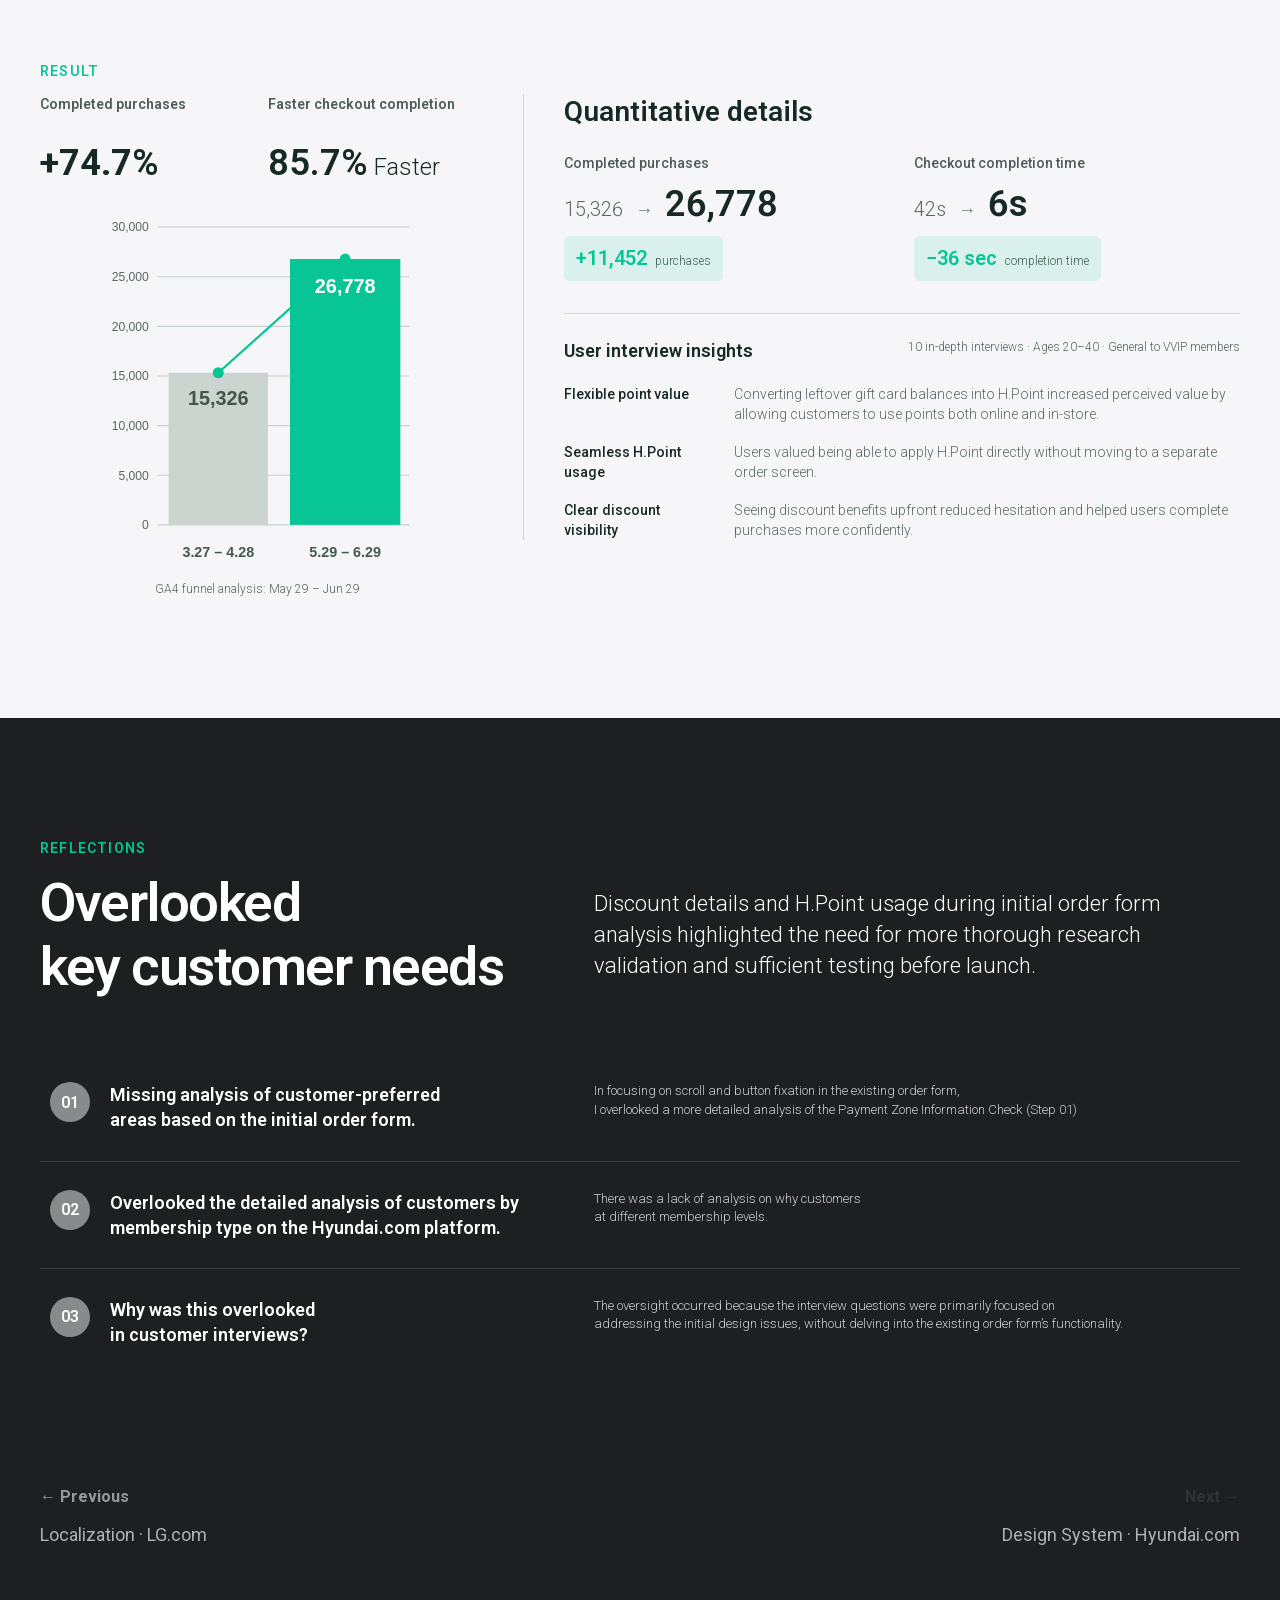
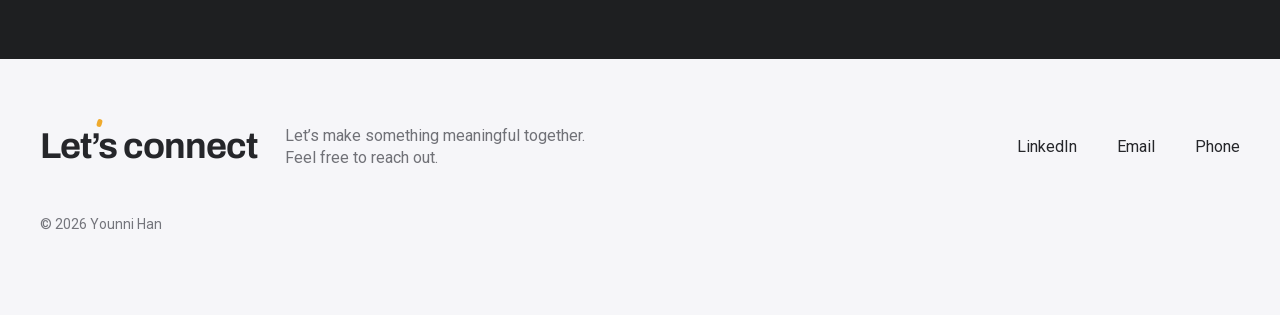
<file: page1/index.html>
<!DOCTYPE html>

<html lang="en">
<head>
<meta charset="utf-8"/>
<meta content="width=device-width, initial-scale=1" name="viewport"/>
<title>The Hyundai Payment UX — Younni Han</title>
<meta content="Making checkout fast without taking away what people wanted to check. A payment UX case study by Younni Han." name="description"/>
<meta content="#1e1f20" name="theme-color"/>
<link href="/favicon.ico" rel="icon"/>
<link as="font" crossorigin="" href="/_next/static/media/ce62453a442c7f35-s.p.124b2306.woff2" rel="preload" type="font/woff2"/>
<link as="font" crossorigin="" href="/page1/assets/fonts/archivo-700.ttf" rel="preload" type="font/ttf"/>
<link href="/page1/styles.css?v=20260929-mobile" rel="stylesheet"/>
<script defer="" src="/page1/media.js"></script>
<link href="/shared/site.css" rel="stylesheet"/>
<link href="/shared/mobile.css?v=20260929-mobile" rel="stylesheet"/>
<script defer="" src="/shared/site.js?v=a15a8c0"></script>
<link href="/page1/figma-mockups.css" rel="stylesheet"/><script defer="" src="/page1/figma-mockups.js"></script><link href="/page1/figma-colors.css" rel="stylesheet"/><link href="/shared/project-navigation.css" rel="stylesheet"/></head>
<body>
<a class="skip-link" href="#case-study">Skip to case study</a>
<div class="desktop-canvas">
<div class="hero">
<header class="site-header portfolio-header">
<a aria-label="Younni Han — All work" href="/"><img alt="Younni Han" class="logo" height="60" src="/page1/assets/logo.png" style="--native-width: 60px" width="60"/></a>
<span class="location">Based in Ireland</span>
<a href="/aboutMe/">About me</a>
</header>
<div class="hero-grid wrap">
<div>
<p class="hero-kicker">PAYMENT · THE HYUNDAI</p>
<h1>
              Making checkout fast<br/>
              without taking away<br/>
              what people wanted to check
            </h1>
<dl class="project-meta">
<div>
<dt>My role</dt>
<dd>
                  I owned funnel diagnosis,<br/> payment UX, customer<br/> interviews,
                  and design QA.
                </dd>
</div>
<div>
<dt>Tools</dt>
<dd>GA4 Analysis<br/>Figma</dd>
</div>
<div>
<dt>Team</dt>
<dd>Me<br/>PM<br/>1 Developer</dd>
</div>
<div>
<dt>Timeline</dt>
<dd>
<span class="text-unit">March 2026 · 3 months</span>
</dd>
</div>
</dl>
</div>
<div>
<figure aria-label="The Hyundai checkout preview" class="hero-media">
<img alt="The Hyundai checkout: payment amount, discounts, H.Point rewards and Buy Now on one screen" fetchpriority="high" height="649" id="hero-poster" src="/page1/assets/hero-poster.png" style="--native-width: 314px" width="314"/>
<video aria-label="The Hyundai checkout demonstration" autoplay="" hidden="" id="hero-video" loop="" muted="" playsinline="" poster="/page1/assets/hero-poster.png" preload="auto"></video>
</figure>
</div>
</div>
</div>
<main id="case-study">
<section aria-labelledby="impact-title" class="impact wrap">
<h2 id="impact-title">Impact overview</h2>
<div class="metrics figma-lines">
<article class="metric">
<h3>Completed purchases</h3>
<div class="metric-row">
<div class="metric-value">+74.7%</div>
<div class="metric-detail">
<strong>+11,452</strong>
<p>15,326 → 26,778<br/>Compared with the previous month</p>
</div>
</div>
</article>
<article class="metric">
<h3>Checkout completion time</h3>
<div class="metric-value">85.7% <small>faster</small></div>
<p>42s → 6s<br/>Time to complete checkout</p>
</article>
<article class="metric">
<h3>GA4 funnel · Monthly comparison</h3>
<div class="months">
<div>
<span>May</span><strong>15,326</strong>
<p>completed purchases</p>
</div>
<div>
<span>June</span><strong>26,778</strong>
<p>completed purchases</p>
</div>
</div>
</article>
<span aria-hidden="true" class="figma-line rule-top"><img alt="" decoding="async" height="0.5" src="/page1/assets/figma/1e1ec.svg" width="1366"/></span><span aria-hidden="true" class="figma-line rule-bottom"><img alt="" decoding="async" height="0.5" src="/page1/assets/figma/1e1ec.svg" width="1366"/></span></div>
<div class="stakes two-col">
<article>
<span class="muted">Stakes</span>
<h2>Ready to buy. Still working to pay.</h2>
<p>
                Picture a 47-year-old VIP member opening the app at 11 pm. She’s
                picked her item and has points ready to spend.
              </p>
<p>
                She taps <strong>Buy</strong> and then spends 42 seconds
                scrolling through a form to confirm things she already knows.
              </p>
<p>
                72% of shoppers who reached that form never finished paying.
              </p>
</article>
<article>
<span class="muted">Problem</span>
<h2>Why we started</h2>
<p>
                The purchase conversion rate was <strong>28%</strong>, and
                customers were dropping off during checkout.
              </p>
<p>
<strong>Our goal</strong> was to reduce checkout friction and
                help more customers complete their purchases.
              </p>
</article>
</div>
</section>
<section aria-labelledby="journey-title" class="journey">
<div class="wrap">
<p class="muted">Before</p>
<h2 id="journey-title">What we found</h2>
<p class="lead">
              The existing purchase journey took an average of
              <strong>42 seconds</strong>, from selecting a product to<br class="desktop-break"/>
              completing payment. Analysing this journey revealed that customers
              were dropping off at the payment stage.
            </p>
<h3>Purchase journey</h3>
<div class="journey-grid">
<figure>
<figcaption>1. Product list</figcaption>
<div aria-label="Product listing at the beginning of the purchase journey" class="figma-mockup figma-journey-list" data-node-id="557:208" role="img" style="--figma-width:228.0;--figma-height:474.0;opacity:.4">
<div style="position:absolute;inset:0;overflow:hidden;pointer-events:none">
<img alt="" decoding="async" loading="lazy" src="/page1/assets/figma/52bef.png" style="position:absolute;height:105.76%;left:-8.08%;max-width:none;top:-3.68%;width:330.5%"/>
</div>
</div>
</figure>
<figure>
<figcaption>2. Product details</figcaption>
<div aria-label="Product detail screen with the Buy Now action" class="figma-mockup figma-journey-product" data-node-id="557:212" role="img" style="--figma-width:223.0;--figma-height:473.0;opacity:.4">
<div style="position:absolute;inset:0;overflow:hidden;pointer-events:none">
<img alt="" decoding="async" loading="lazy" src="/page1/assets/figma/52bef.png" style="position:absolute;height:105.76%;left:-116.36%;max-width:none;top:-3.68%;width:336.1%"/>
</div>
</div>
</figure>
<figure>
<figcaption>3. Checkout</figcaption>
<div aria-label="Original checkout screen with payment action at the bottom" class="figma-mockup figma-journey-checkout" data-node-id="557:217" role="img" style="--figma-width:223.0;--figma-height:466.0"><img alt="" class="figma-retina-image" decoding="async" height="1398" loading="lazy" src="/page1/assets/figma/retina/557-217.png" style="position:absolute;left:0;top:0;width:100%;height:100%;max-width:none;mask-image:url(/page1/assets/figma/52bef.png);mask-mode:alpha;mask-size:337.24% 107.39%;mask-position:94.51610183780137% 50.608930987821374%;mask-repeat:no-repeat" width="669"/></div>
</figure>
<figure class="long-form">
<div aria-label="Long checkout form containing customer information, shipping, order items and discounts" class="figma-mockup figma-journey-form" data-node-id="557:222" role="img" style="--figma-width:246.0;--figma-height:591.0"><img alt="" class="figma-retina-image" decoding="async" height="1773" loading="lazy" src="/page1/assets/figma/retina/557-222.png" style="position:absolute;left:0;top:0;width:100%;height:100%;max-width:none;mask-image:url(/page1/assets/figma/1fb3a.png);mask-mode:alpha;mask-size:100.01% 255.64%;mask-position:99.99999999994884% 3.1033153430994607%;mask-repeat:no-repeat" width="738"/></div>
</figure>
<aside class="journey-issues">
<h4>Key checkout issues</h4>
<ol>
<li>
<span><strong>A payment button that doesn’t stay visible</strong></span>
</li>
<li>
<span><strong>A long page to scroll through</strong></span>
</li>
<li>
<span>Discounts, points and
                      <strong>payment are spread across sections</strong></span>
</li>
</ol>
</aside>
</div>
</div>
</section>
<section aria-labelledby="approach-title" class="approach two-col wrap">
<div>
<p class="eyebrow">APPROACH</p>
<h2 class="section-title" id="approach-title">
              How I tackled<br/>the problem
            </h2>
</div>
<ol>
<li><a href="#step-01">Shipped a bottom-sheet checkout</a></li>
<li><a href="#step-02">Reversed the information order</a></li>
<li>
<a href="#step-03">32 days of data showed<br/>
                customers cancelling and buying again</a>
</li>
</ol>
</section>
<section aria-labelledby="step-one-title" class="step wrap divider" id="step-01">
<header class="step-heading">
<p class="eyebrow">STEP 01</p>
<h2 id="step-one-title">
              Shipped a bottom-sheet checkout in three weeks instead of
              rebuilding the form
            </h2>
</header>
<h3 class="why">Why this direction?</h3>
<div class="direction two-col figma-lines">
<article>
<h4>Development constraints</h4>
<p>The existing checkout was tightly coupled with membership and payment logic. A full redesign would have <strong>increased development time, cost and the</strong> <strong>risk of disrupting existing payment flows</strong> making it impractical within the launch timeline. </p>
</article>
<article>
<h4>Benchmarking and design direction</h4>
<p>Informed a bottom-sheet approach that would let customers check out <strong>without leaving the product page.</strong> I prioritised speed and a simpler flow over a complete restructuring of the checkout experience. </p>
</article>
<span aria-hidden="true" class="figma-line rule-top"><img alt="" decoding="async" height="0.5" src="/page1/assets/figma/1e1ec.svg" width="1366"/></span><span aria-hidden="true" class="figma-line rule-bottom"><img alt="" decoding="async" height="0.5" src="/page1/assets/figma/1e1ec.svg" width="1366"/></span></div>
<div class="comparison figma-lines"><h3 class="figma-comparison-title" id="comparison-decision-title">Why Choose Option B ?</h3>
<article aria-labelledby="option-a-title" class="option"><span class="badge">Option A</span><h3 id="option-a-title">Preserved Structure PDP : Fixed check out btn</h3>
<div class="option-copy">
<p>Retain the existing form structure and keep the<br class="comparison-reference-break"/><strong>Pay button fixed at the bottom,</strong> so customers can<br class="comparison-reference-break"/>access the payment action without scrolling to the end.</p>
<p><strong>Trade off</strong><br/>Lower implementation effort and risk, but usability<br class="comparison-reference-break"/>remains largely unchanged.</p>
</div>
<div aria-label="Option A: fixed checkout button on the existing payment form" class="figma-mockup figma-checkout-fixed phone" data-node-id="432:417" role="img" style="--figma-width:301.0;--figma-height:627.0"><img alt="" class="figma-retina-image" decoding="async" height="1881" loading="lazy" src="/page1/assets/figma/retina/432-417.png" style="position:absolute;left:0;top:0;width:100%;height:100%;max-width:none;mask-image:url(/page1/assets/figma/52bef.png);mask-mode:alpha;mask-size:337.24% 107.39%;mask-position:94.51610183780137% 50.608930987821374%;mask-repeat:no-repeat" width="903"/><div data-name="image 6835813" data-node-id="432:418" style="position:absolute;left:9.634551495016613%;top:88.19776714513556%;width:82.72425249169434%;height:7.336523125996811%"><img alt="" class="figma-retina-detail" decoding="async" height="138" loading="lazy" src="/page1/assets/figma/retina/432-418.png" style="position:absolute;left:-0.0%;top:0.0%;width:100.0%;height:100.0%;max-width:none" width="747"/></div><div data-node-id="450:387" style="position:absolute;border-color:#08c596;border-style:dashed;left:-3.322259136212625%;top:87.40031897926634%;width:106.312292358804%;height:8.931419457735247%;border:2px dashed #08c596"></div></div>
</article>
<article aria-labelledby="comparison-decision-title" class="option option-b-panel"><span class="badge green">Option B</span><h3>Bottom sheet, Reduced information</h3>
<div class="option-copy">
<p>Added a <strong>Buy Now button</strong> to the PDP.<br class="comparison-reference-break"/>Tapping it opens a checkout bottom sheet with only<br class="comparison-reference-break"/>the essential information, allowing customers to complete their purchase.</p>
<p><strong>Trade off</strong><br/> Prioritised a faster, simpler checkout experience at the cost of additional development time. </p>
</div>
<div class="phone-pair">
<figure>
<figcaption>PDP : Added Buy now btn</figcaption>
<div aria-label="Product page with a new Buy Now button" class="figma-mockup figma-buy-now phone" data-node-id="432:429" role="img" style="--figma-width:299.107;--figma-height:632.0"><img alt="" class="figma-retina-image" decoding="async" loading="lazy" src="/page1/assets/figma/9f899.png" style="position:absolute;left:-0.06%;top:0.01%;width:100.12%;height:99.99%;max-width:none"/><div data-node-id="432:431" style="position:absolute;border-color:#08c596;border-style:dashed;left:53.158234344231325%;top:85.75949367088607%;width:48.143306575907616%;height:7.59493670886076%;border:2px dashed #08c596"></div></div>
</figure>
<figure>
<figcaption class="green">Buy now → Check out</figcaption>
<div aria-label="Checkout bottom sheet showing essential order and payment information" class="figma-mockup figma-bottom-sheet phone" data-node-id="432:427" role="img" style="--figma-width:310.0;--figma-height:636.0"><img alt="" class="figma-retina-image" decoding="async" loading="lazy" src="/page1/assets/figma/20544.png" style="position:absolute;inset:0;width:100%;height:100%;max-width:none"/></div>
</figure>
<span aria-hidden="true" class="figma-flow-curve"><img alt="" decoding="async" height="316" src="/page1/assets/figma/c79c2.svg" width="46"/></span><span aria-hidden="true" class="figma-flow-start"><img alt="" decoding="async" height="8" src="/page1/assets/figma/2063f.svg" width="8"/></span><span aria-hidden="true" class="figma-flow-end"><img alt="" decoding="async" height="8" src="/page1/assets/figma/2063f.svg" width="8"/></span></div>
</article>
<span aria-hidden="true" class="figma-line comparison-copy-line"><img alt="" decoding="async" height="0.5" src="/page1/assets/figma/3d770.svg" width="1366"/></span><span aria-hidden="true" class="figma-line rule-bottom"><img alt="" decoding="async" height="0.5" src="/page1/assets/figma/1e1ec.svg" width="1366"/></span></div>
</section>
<section aria-labelledby="step-two-title" class="step step-two wrap" id="step-02">
<header class="step-heading">
<p class="eyebrow">STEP 02</p>
<h2 id="step-two-title">
              Interviewed 10 customers and found we’d ordered the information
              backwards
            </h2>
</header>
<div class="step-intro">
<h3>Why this direction?</h3>
<p>
              After we introduced the simplified payment UI, customers were
              still hesitating. So I interviewed 10 of them.
            </p>
</div>
<div class="insights">
<div class="insight-grid">
<article><h3>User interview insights</h3>
<p class="muted">
                  Interviews indicated that customers primarily
                  <strong>focused on the final payment amount, applied discounts, and
                    delivery information</strong>
                  when confirming payment.
                </p>
<p class="small">
                  We interviewed 10 users in their 20s–40s, with a range of
                  usage frequencies for the simplified payment service.
                </p>
</article>
<article>
<h4>Insight 01</h4>
<p>
<strong>3 people</strong> prioritise the final payment amount,
                  followed by product info and
                  <strong>discount details.</strong>
</p>
<ul aria-label="Priorities among customers in their 20s and 30s" class="bars">
<li style="--bar: 100%">
<span>Total payment amount</span><span>51.1</span>
</li>
<li style="--bar: 70%">
<span>Product info</span><span>22.7</span>
</li>
<li style="--bar: 65%; --bar-color: #b1b1b1">
<span>Discount details</span><span>20.5</span>
</li>
<li style="--bar: 54%; --bar-color: #a4a4a4">
<span>Confirmation</span><span>5.3</span>
</li>
</ul>
<div class="age">
<strong>In their 20s–30s</strong><span>(5 participants)</span>
</div>
<p class="small">
                  Total amount → <strong>Product info</strong> →
                  <strong>Discount details</strong> → Shipping confirmation
                </p>
</article>
<article>
<h4>Insight 02</h4>
<p>
<strong>Customers usually confirm shipping details quickly</strong>
                  unless it’s a special case, such as gift delivery.
                </p>
<ul aria-label="Priorities among customers in their 40s" class="bars">
<li style="--bar: 100%">
<span>Total payment amount</span><span>50.6</span>
</li>
<li style="--bar: 70%">
<span>Discount details</span><span>25.4</span>
</li>
<li style="--bar: 65%; --bar-color: #b1b1b1">
<span>Delivery date</span><span>16.0</span>
</li>
<li style="--bar: 54%; --bar-color: #a4a4a4">
<span>Refund method</span><span>8.0</span>
</li>
</ul>
<div class="age">
<strong>In their 40s</strong><span>(5 participants)</span>
</div>
<p class="small">
                  Total amount → <strong>Discount details</strong> →
                  <strong>Delivery date</strong> → Refund method
                </p>
</article>
</div>
</div>
<div class="hierarchy-panel"><h3>Changes based on user interviews</h3><p class="hierarchy-copy">
            Through customer validation interviews,<br/>we
            <strong>restructured the information hierarchy</strong> around
            customer priorities and
            <strong>eliminated UI friction points</strong> in the payment flow.
          </p><div class="hierarchy two-col">
<article>
<div>
<span class="badge">Before</span>
<h4>Original checkout structure</h4>
<ul>
<li>Shipping info</li>
<li>Product info</li>
<li>Payment method</li>
</ul>
<h4 class="clutter">Visual clutter</h4>
<ul>
<li>Icons</li>
<li>Boxed sections</li>
<li>Discount tags</li>
<li>Too many colours</li>
</ul>
</div>
<div aria-label="Before: shipping information comes before product and payment information" class="figma-mockup figma-hierarchy-before phone" data-node-id="562:275" role="img" style="--figma-width:292.964;--figma-height:602.0"><img alt="" class="figma-retina-image" decoding="async" height="1806" loading="lazy" src="/page1/assets/figma/retina/562-275.png" style="position:absolute;left:0;top:0;width:100%;height:100%;max-width:none;mask-image:url(/page1/assets/figma/20544.png);mask-mode:alpha;mask-size:100.0% 100.0%;mask-position:0% 0%;mask-repeat:no-repeat" width="879"/></div>
</article>
<article>
<div>
<span class="badge green">After</span>
<h4>Based on customer priorities</h4>
<ul>
<li>
<strong>Product info (total amount &amp; discounts)</strong>
</li>
<li>Shipping info</li>
<li>Payment method</li>
</ul>
<h4 class="clutter">Removed elements</h4>
<ul>
<li>Icons</li>
<li>Boxed sections</li>
<li>Discount tags</li>
<li>Accent colours</li>
</ul>
</div>
<div aria-label="After: total amount and discounts are prioritised above shipping and payment" class="figma-mockup figma-hierarchy-after phone" data-node-id="562:280" role="img" style="--figma-width:300.0;--figma-height:616.0"><img alt="" class="figma-retina-image" decoding="async" height="1848" loading="lazy" src="/page1/assets/figma/retina/562-280.png" style="position:absolute;left:0;top:0;width:100%;height:100%;max-width:none;mask-image:url(/page1/assets/figma/b42f3.png);mask-mode:alpha;mask-size:100.0% 100.0%;mask-position:0% 0%;mask-repeat:no-repeat" width="900"/></div>
</article>
</div></div>
</section>
<section aria-labelledby="step-three-title" class="step step-three wrap" id="step-03">
<header class="step-heading">
<p class="eyebrow">STEP 03</p>
<h2 id="step-three-title">
              32 days of data showed customers cancelling and buying again
            </h2>
</header>
<div class="inline-heading">
<h3>What happened?</h3>
<p>
              Post-launch analysis over 32 days showed that
              <strong>17% of completed orders involved a payment cancellation</strong>
              followed by a return to checkout and a new purchase. Analysis
              period: March 27 – April 28 (32 days).
            </p>
</div>
<p class="analysis-label muted">
            Post-purchase behaviour analysis using GA4
          </p>
<div class="analysis">
<div class="analysis-top">
<div class="cancel-count">
<p class="cancel-total">
                  Out of<br/><b>250 completed<br/>orders</b>
</p>
<div class="cancel-value">
<h4 id="cancel-count-label">Cancelled payments</h4>
<strong aria-labelledby="cancel-count-label">43</strong>
</div>
</div>
<div class="reasons">
<div class="reason">
<span class="number">25</span>
<p>To check<br/><b>discount details</b></p>
<p>
                    Users receive <strong>5 base discount benefits</strong>, and
                    as high-involvement products include more product discounts,
                    <strong>VIP discount details become increasingly
                      important.</strong>
</p>
</div>
<div class="reason">
<span class="number">18</span>
<p>To use<br/><b>H.Point rewards</b></p>
<p>
<strong>H.Point</strong> can be used online, in-store and
                    with affiliated partners.<br/>Points can be used like
                    <strong>cash (₩)</strong>, from 1 up to
                    <strong>9,999,999 points.</strong>
</p>
</div>
</div>
</div>
<div class="interview-quotes">
<div class="interview-label">
<h4>User interviews</h4>
<span class="small">(In their 20s–40s)</span>
</div>
<div class="interview-summary">
<svg aria-hidden="true" class="interview-icon" focusable="false" viewbox="0 0 48 48">
<circle cx="24" cy="24" fill="#d5d5d5" r="24"></circle>
<circle cx="24" cy="17" fill="#454647" r="6"></circle>
<path d="M12 35v-3c0-6 5-9 12-9s12 3 12 9v3Z" fill="#454647"></path>
</svg>
<p>
                  Core users, particularly middle-aged women, showed a strong
                  tendency to carefully recheck discounts and rewards at the
                  final step.
                </p>
</div>
<div class="interview-summary">
<svg aria-hidden="true" class="interview-icon" focusable="false" viewbox="0 0 48 48">
<circle cx="24" cy="24" fill="#d5d5d5" r="24"></circle>
<circle cx="24" cy="17" fill="#454647" r="6"></circle>
<path d="M12 35v-3c0-6 5-9 12-9s12 3 12 9v3Z" fill="#454647"></path>
</svg>
<p>
                  Interviews confirmed that missing or unclear benefit
                  information increased hesitation right before payment, even
                  when purchase intent was high.
                </p>
</div>
</div>
</div>
</section>
<section aria-labelledby="turning-title" class="turning-point">
<div class="wrap two-col">
<h2 class="section-title" id="turning-title">
              We made checkout fast.<br/>We forgot people<br/>came to check.
            </h2>
<div>
<p>
                A month after launch, GA4 showed that 43 of 250 completed
                <strong>orders were cancelled and placed again.</strong>
</p>
<p>
<strong>We’d optimised for speed and removed the two things<br/>our
                  core buyers most wanted to verify:</strong>
</p>
<p class="conclusion">
                Their <span class="green">discounts</span> and their
                <span class="green">points.</span><br/>Speed was never the
                whole problem. Trust was.
              </p>
</div>
</div>
</section>
<section aria-labelledby="transparency-title" class="transparency wrap">
<div class="transparency-intro">
<h3 id="transparency-title">
              Trading compactness for transparency
            </h3>
<p>
              After testing three approaches, we chose the dropdown to keep
              discount details visible within the checkout flow, trading a more
              compact layout for greater transparency.
            </p>
</div>
<div class="prototypes three-col figma-lines">
<article class="prototype">
<h3><span class="badge">Tooltip</span></h3>
<div class="prototype-copy">
<h4>Quick glance, minimal interruption</h4>
<p>
                  Discount details appear in a compact tooltip within the
                  checkout screen.
                </p>
<ul class="pros-cons">
<li>Easy to view in one place.</li>
<li class="con">
                    Cannot display all available benefits because it does not
                    support scrolling.
                  </li>
</ul>
</div>
<div aria-label="Tooltip prototype showing a small discount breakdown over checkout" class="figma-mockup figma-tooltip" data-node-id="432:532" role="img" style="--figma-width:230.0;--figma-height:499.0"><img alt="" class="figma-retina-image" decoding="async" height="1497" loading="lazy" src="/page1/assets/figma/retina/432-532.png" style="position:absolute;left:0;top:0;width:100%;height:100%;max-width:none;mask-image:url(/page1/assets/figma/c0a4d.png);mask-mode:alpha;mask-size:100.0% 100.0%;mask-position:0% 0%;mask-repeat:no-repeat" width="690"/></div>
</article>
<article class="prototype">
<h3><span class="badge">Full popup</span></h3>
<div class="prototype-copy">
<h4>Complete visibility, clear messaging</h4>
<p>
                  A full-screen popup provides a complete view of all discount
                  details.
                </p>
<ul class="pros-cons">
<li>
                    Displays all benefits with a clear information hierarchy.
                  </li>
<li class="con">
                    Requires an extra action to close the popup and return to
                    checkout.
                  </li>
</ul>
</div>
<div aria-label="Full-screen popup prototype with complete discount details and a close action" class="figma-mockup figma-popup" data-node-id="432:528" role="img" style="--figma-width:230.0;--figma-height:499.0"><img alt="" class="figma-retina-image" decoding="async" height="1497" loading="lazy" src="/page1/assets/figma/retina/432-528.png" style="position:absolute;left:0;top:0;width:100%;height:100%;max-width:none;mask-image:url(/page1/assets/figma/11d54.png);mask-mode:alpha;mask-size:100.0% 100.0%;mask-position:0% 0%;mask-repeat:no-repeat" width="690"/></div>
</article>
<article class="prototype">
<h3><span class="badge green">Dropdown</span></h3>
<div class="prototype-copy">
<h4>Detailed information, seamless flow</h4>
<p>
                  Discount details expand inline within the checkout screen.
                </p>
<ul class="pros-cons">
<li>
                    Keeps all key information visible within a single checkout
                    screen.
                  </li>
<li class="dropdown-check">
                    Requires no additional navigation, maintaining a smooth
                    payment flow.
                  </li>
</ul>
</div>
<div aria-label="Selected dropdown solution: expanded discount details remain within checkout" class="figma-mockup figma-dropdown" data-node-id="432:527" role="img" style="--figma-width:230.0;--figma-height:498.0"><img alt="" class="figma-retina-image" decoding="async" height="1518" loading="lazy" src="/page1/assets/figma/retina/432-527.png" style="position:absolute;left:-1.7391304348%;top:0;width:103.47826087%;height:101.6064257%;max-width:none" width="714"/></div>
</article>
<span aria-hidden="true" class="figma-line rule-top"><img alt="" decoding="async" height="0.5" src="/page1/assets/figma/1e1ec.svg" width="1366"/></span><span aria-hidden="true" class="figma-line rule-bottom"><img alt="" decoding="async" height="0.5" src="/page1/assets/figma/1e1ec.svg" width="1366"/></span><span aria-hidden="true" class="figma-line prototype-copy-line"><img alt="" decoding="async" height="0.5" src="/page1/assets/figma/1e1ec.svg" width="1366"/></span></div>
<div class="final-design"><header class="final-reference-heading"><p class="eyebrow">FINAL DESIGN</p><h2>Streamlined Discounts and Flexible H.Point Payments</h2><p class="final-design-intro">After multiple iterations, I introduced a dropdown for viewing all discounts on one screen<br/>and added H.Point redemption, allowing users to apply their preferred amount directly at checkout.</p></header>
<div class="shipped two-col">
<article><div class="final-feature-copy"><h3 class="badge green">Discount Benefits Details</h3><p class="muted">Maximum discount benefits visible on<br/>a <strong>single screen without scrolling.</strong></p></div>
<div aria-label="Shipped checkout highlighting the expanded discount benefits" class="figma-mockup figma-discount-detail" data-node-id="432:535" role="img" style="--figma-width:324.0;--figma-height:634.0"><img alt="" class="figma-retina-image" decoding="async" height="1902" loading="lazy" src="/page1/assets/figma/retina/432-535.png" style="position:absolute;left:0;top:0;width:100%;height:100%;max-width:none;mask-image:url(/page1/assets/figma/d86f7.png);mask-mode:alpha;mask-size:123.26% 112.01%;mask-position:47.635425623387775% 50.041631973355514%;mask-repeat:no-repeat" width="972"/><div data-name="image 6835816" data-node-id="432:536" style="position:absolute;left:-3.7037037037037033%;top:32.965299684542586%;width:107.09876543209877%;height:28.075709779179807%;box-shadow:0px 4px 4px 0px rgba(0,0,0,0.25);border:1px dashed #08c596"><div style="position:absolute;inset:0;overflow:hidden;border-radius:2px"><img alt="" class="figma-retina-detail" decoding="async" height="558" loading="lazy" src="/page1/assets/figma/retina/432-536.png" style="position:absolute;left:-1.1527377521613833%;top:0.0%;width:102.30547550432276%;height:104.49438202247192%;max-width:none" width="1065"/></div></div></div>
</article>
<article><div class="final-feature-copy"><h3 class="badge green">Using H.point Rewards</h3><p class="muted"><strong>Input field</strong> and <strong>use full amount button</strong><br/>for instant point application</p></div>
<div aria-label="Shipped checkout highlighting the H.Point input and Use all button" class="figma-mockup figma-points-detail" data-node-id="432:533" role="img" style="--figma-width:309.0;--figma-height:646.0"><img alt="" class="figma-retina-image" decoding="async" height="1938" loading="lazy" src="/page1/assets/figma/retina/432-533.png" style="position:absolute;left:0;top:0;width:100%;height:100%;max-width:none;mask-image:url(/page1/assets/figma/d9bbd.png);mask-mode:alpha;mask-size:129.95% 110.47%;mask-position:53.28881469115194% 47.37344794651385%;mask-repeat:no-repeat" width="927"/><div data-name="tobe 8" data-node-id="432:534" style="position:absolute;left:-4.53074433656958%;top:58.82352941176471%;width:108.7378640776699%;height:6.191950464396285%;box-shadow:0px 2px 14px 0px rgba(0,0,0,0.25);border:1px dashed #08c596"><div style="position:absolute;inset:0;overflow:hidden;border-radius:2px"><img alt="" class="figma-retina-detail" decoding="async" height="210" loading="lazy" src="/page1/assets/figma/retina/432-534.png" style="position:absolute;left:-4.464285714285714%;top:-32.5%;width:108.92857142857142%;height:175.0%;max-width:none" width="1098"/></div></div></div>
</article>
</div>
</div>
</section>
<section aria-labelledby="results-title" class="results">
<div class="wrap results-content">
<p class="eyebrow">RESULT</p>
<div class="result-grid">
<div class="result-chart">
<div class="result-summary">
<div>
<h3>Completed purchases</h3>
<p class="result-growth">+74.7%</p>
</div>
<div class="result-speed">
<h3>Faster checkout completion</h3>
<span><strong>85.7%</strong> Faster</span>
</div>
</div>
<figure>
<img alt="Completed purchases increased from 15,326 to 26,778. GA4 funnel analysis, May 29 to June 29." height="330" loading="lazy" src="/page1/assets/result-chart.svg" width="290"/>
<figcaption class="result-period">
                    GA4 funnel analysis: May 29 – Jun 29
                  </figcaption>
</figure>
</div>
<div class="result-details">
<h2 id="results-title">Quantitative details</h2>
<div class="quantities">
<div class="quantity-item">
<h4>Completed purchases</h4>
<p class="quantity-value">
<span class="quantity-before">15,326</span>
<span aria-label="increased to" class="quantity-arrow">→</span>
<strong class="quantity-after">26,778</strong>
</p>
<p class="quantity-change">
<strong>+11,452</strong><span>purchases</span>
</p>
</div>
<div class="quantity-item">
<h4>Checkout completion time</h4>
<p class="quantity-value">
<span class="quantity-before">42s</span>
<span aria-label="decreased to" class="quantity-arrow">→</span>
<strong class="quantity-after">6s</strong>
</p>
<p class="quantity-change">
<strong>−36 sec</strong><span>completion time</span>
</p>
</div>
</div>
<div class="result-insights">
<header>
<h3>User interview insights</h3>
<span class="small">10 in-depth interviews · Ages 20–40 · General to VVIP
                      members</span>
</header>
<div class="result-insight-row">
<h4>Flexible point value</h4>
<p>
                      Converting leftover gift card balances into H.Point
                      increased perceived value by allowing customers to use
                      points both online and in-store.
                    </p>
</div>
<div class="result-insight-row">
<h4>Seamless H.Point usage</h4>
<p>
                      Users valued being able to apply H.Point directly without
                      moving to a separate order screen.
                    </p>
</div>
<div class="result-insight-row">
<h4>Clear discount visibility</h4>
<p>
                      Seeing discount benefits upfront reduced hesitation and
                      helped users complete purchases more confidently.
                    </p>
</div>
</div>
</div>
</div>
</div>
</section>
<section aria-labelledby="reflections-title" class="reflections wrap">
<p class="eyebrow">REFLECTIONS</p>
<div class="reflection-heading">
<h2 class="section-title" id="reflections-title">
              Overlooked<br/>key customer needs
            </h2>
<p class="lead"><span class="reflection-reference-line">Discount details and H.Point usage during initial order form</span><span class="reflection-reference-line">analysis highlighted the need for more thorough research</span><span class="reflection-reference-line">validation and sufficient testing before launch.</span></p>
</div>
<ol class="reflection-list">
<li>
<h4><span class="reflection-reference-line">Missing analysis of customer-preferred</span><span class="reflection-reference-line">areas based on the initial order form.</span></h4>
<p><span class="reflection-reference-line">In focusing on scroll and button fixation in the existing order form,</span><span class="reflection-reference-line">I overlooked a more detailed analysis of the Payment Zone Information Check (Step 01)</span></p>
</li>
<li>
<h4><span class="reflection-reference-line">Overlooked the detailed analysis of customers by</span><span class="reflection-reference-line">membership type on the Hyundai.com platform.</span></h4>
<p><span class="reflection-reference-line">There was a lack of analysis on why customers</span><span class="reflection-reference-line">at different membership levels.</span></p>
</li>
<li>
<h4><span class="reflection-reference-line">Why was this overlooked</span><span class="reflection-reference-line">in customer interviews?</span></h4>
<p><span class="reflection-reference-line">The oversight occurred because the interview questions were primarily focused on</span><span class="reflection-reference-line">addressing the initial design issues, without delving into the existing order form’s functionality.</span></p>
</li>
</ol>
</section>
</main>
<div class="wrap project-navigation">
<nav aria-label="More projects" class="project-nav">
<a href="/page2/"><strong>← Previous</strong><span>Localization · LG.com</span></a><a href="/page3/"><strong>Next →</strong><span>Design System · Hyundai.com</span></a>
</nav>
</div>
</div>
</body>
</html>
</file>
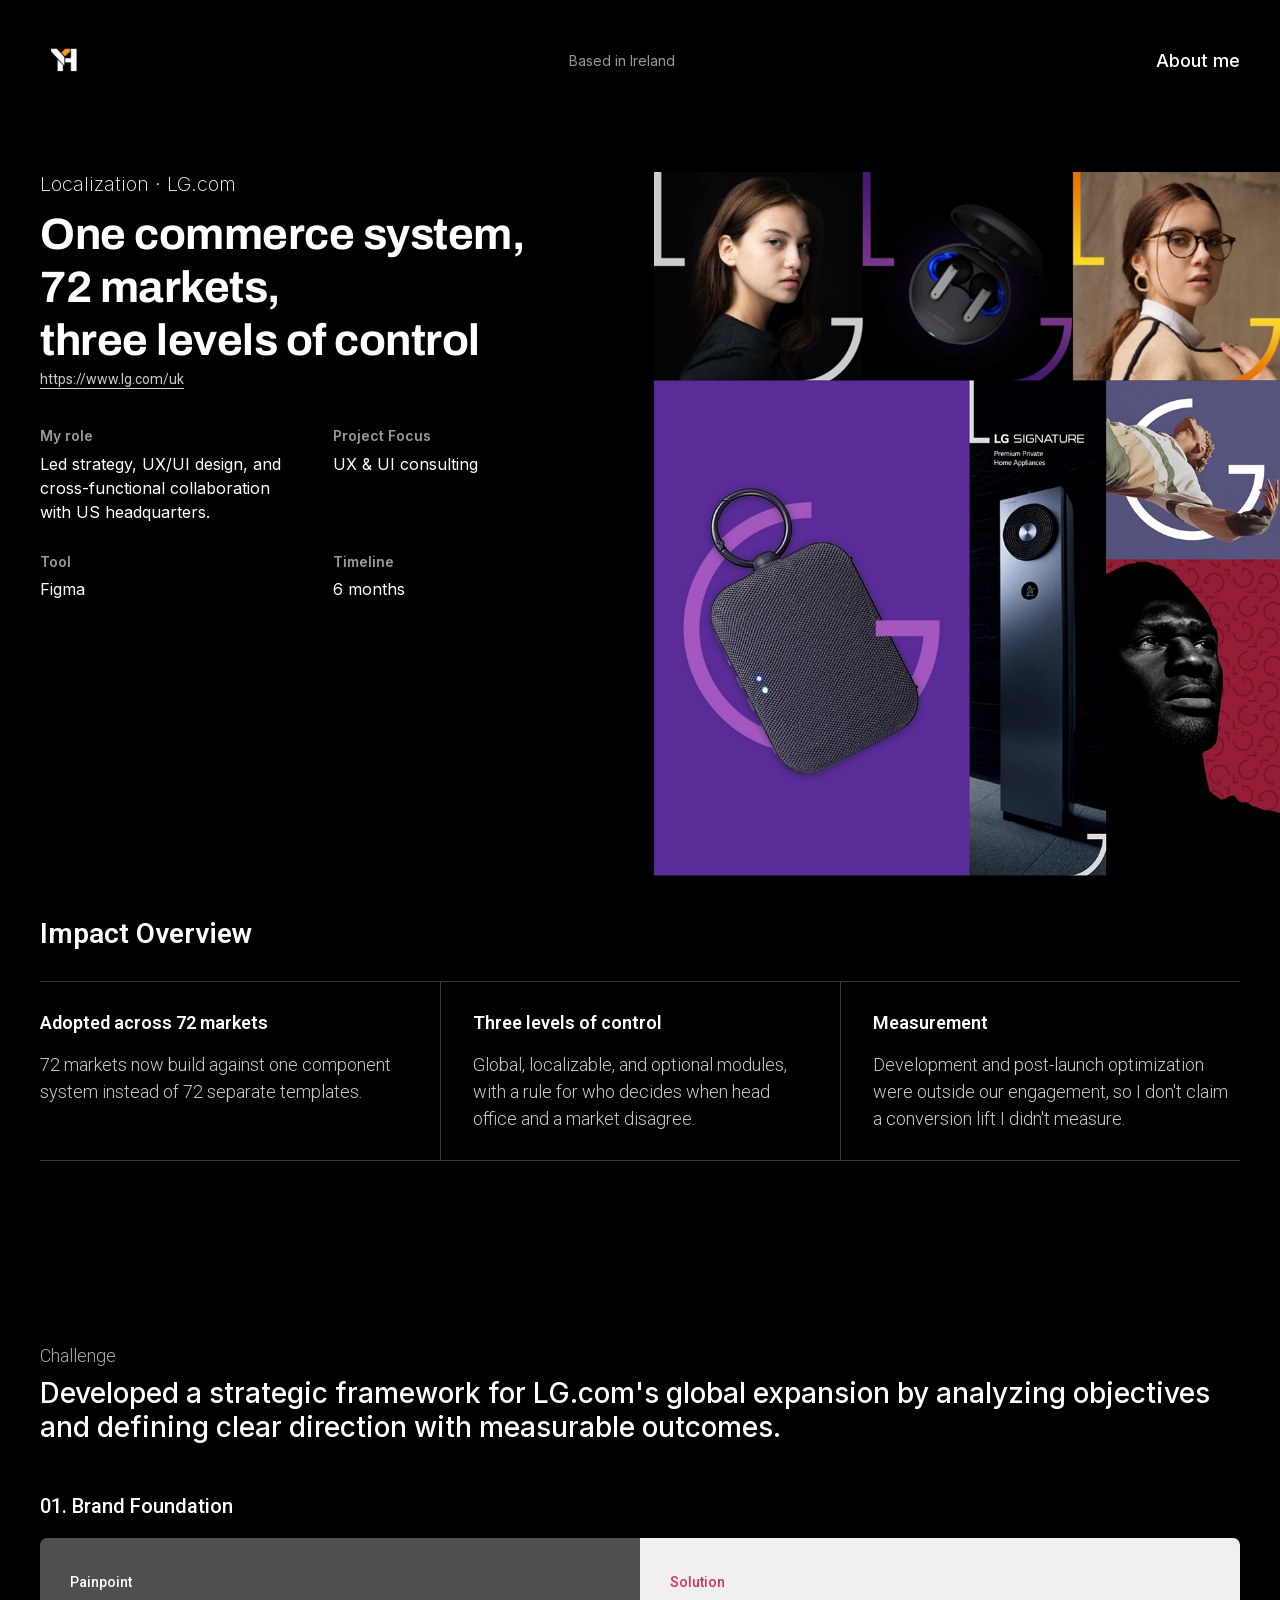
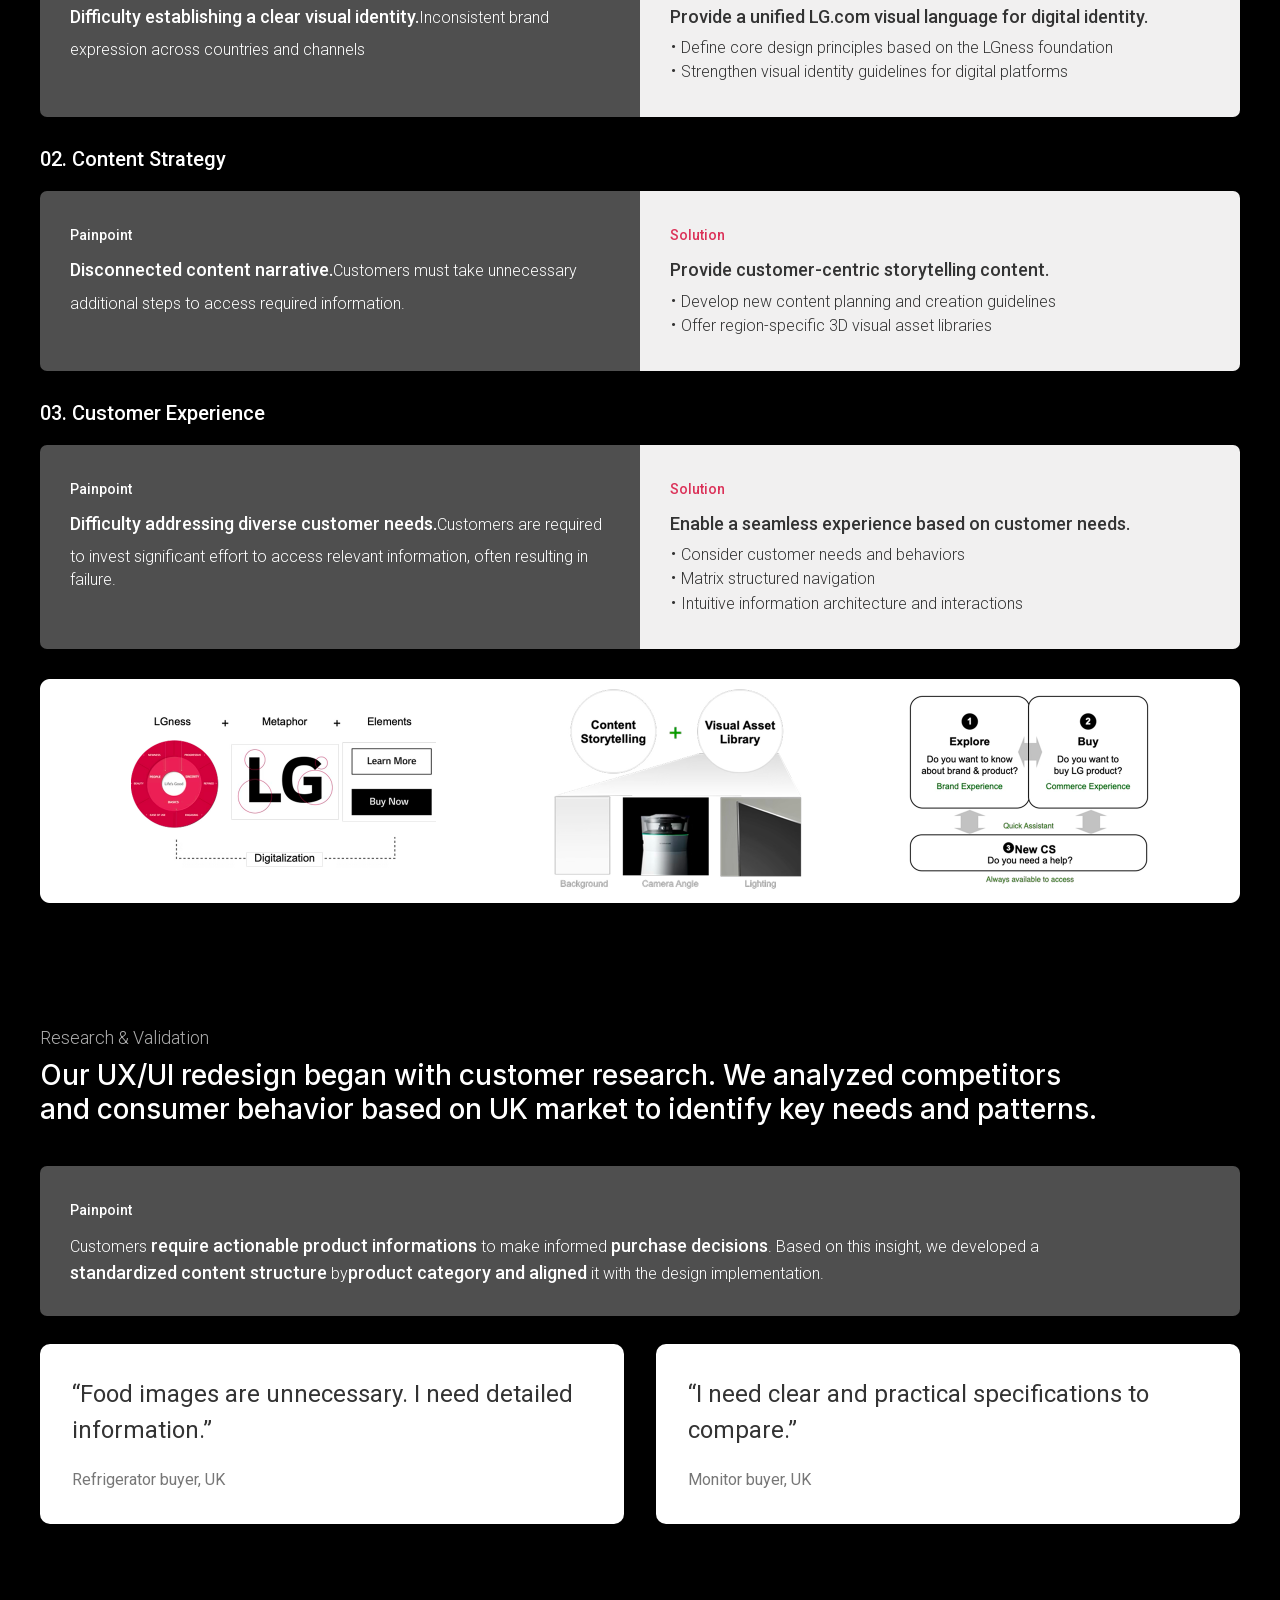
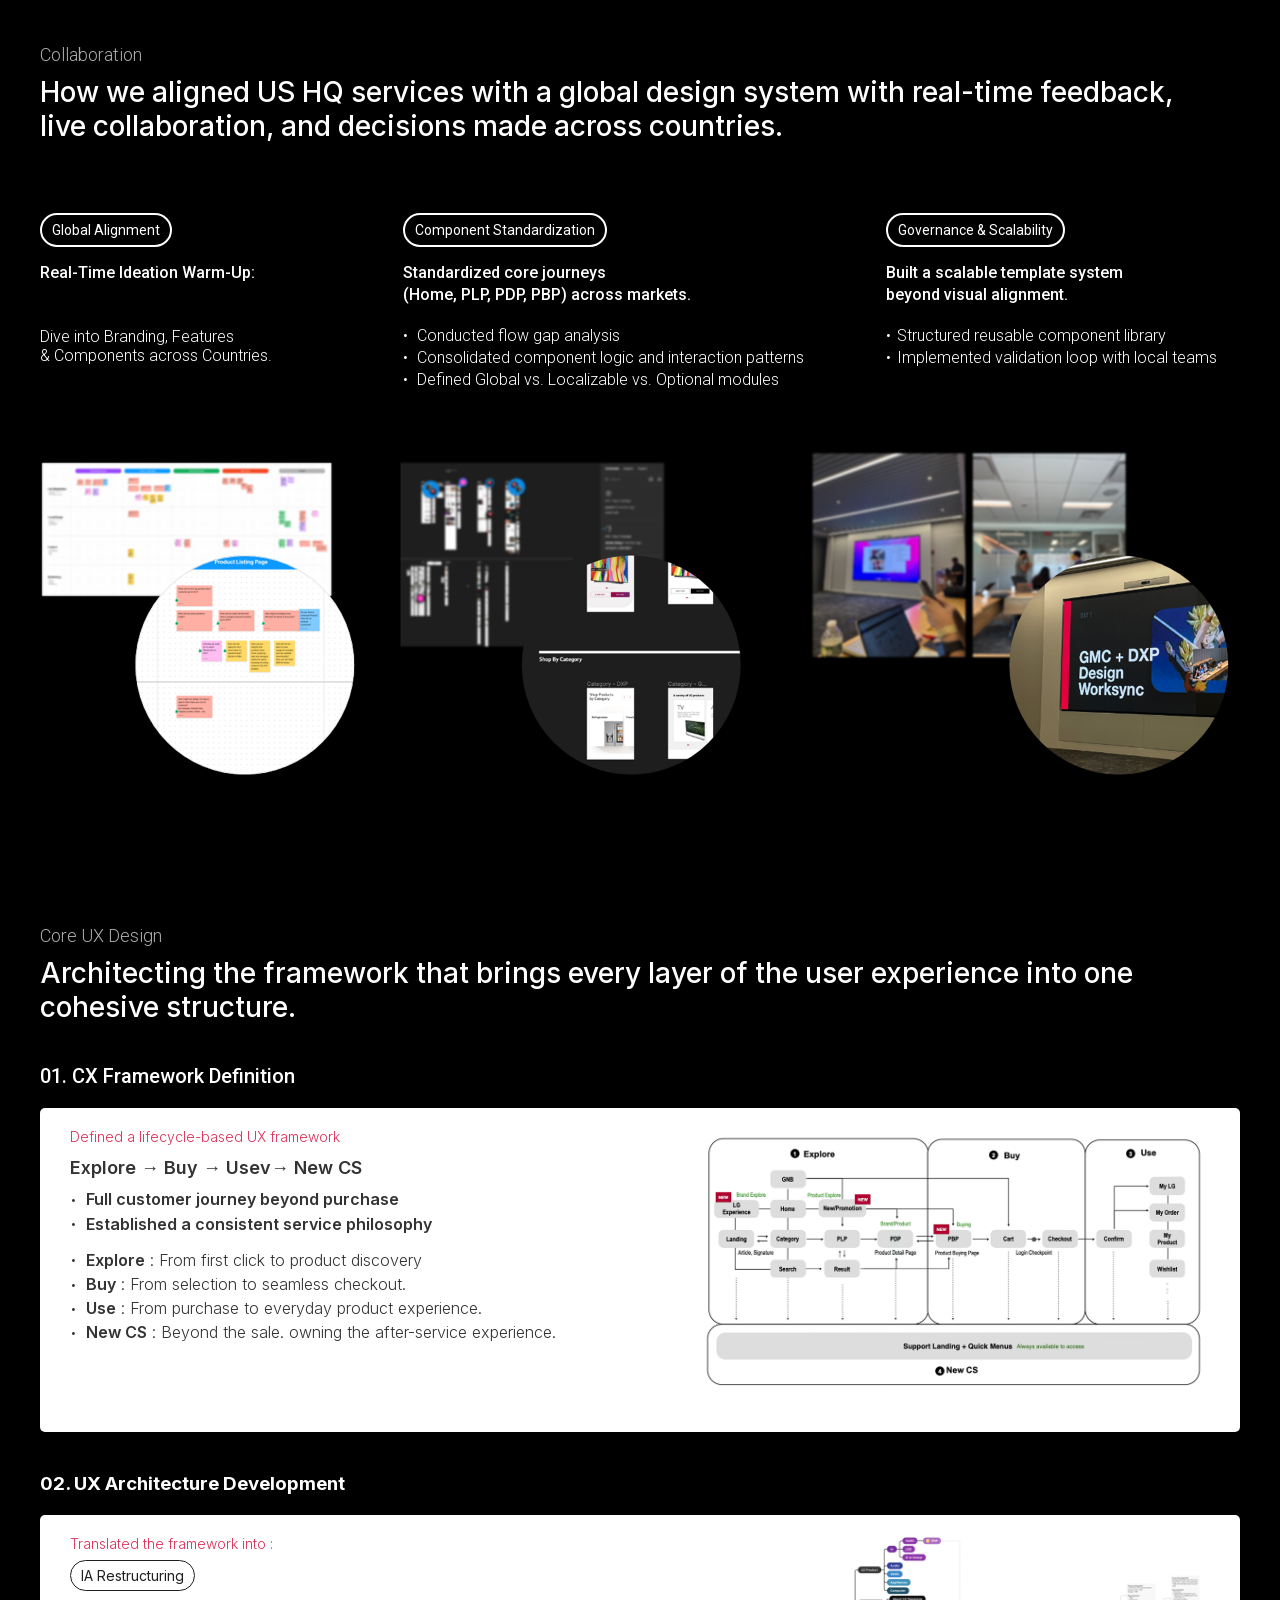
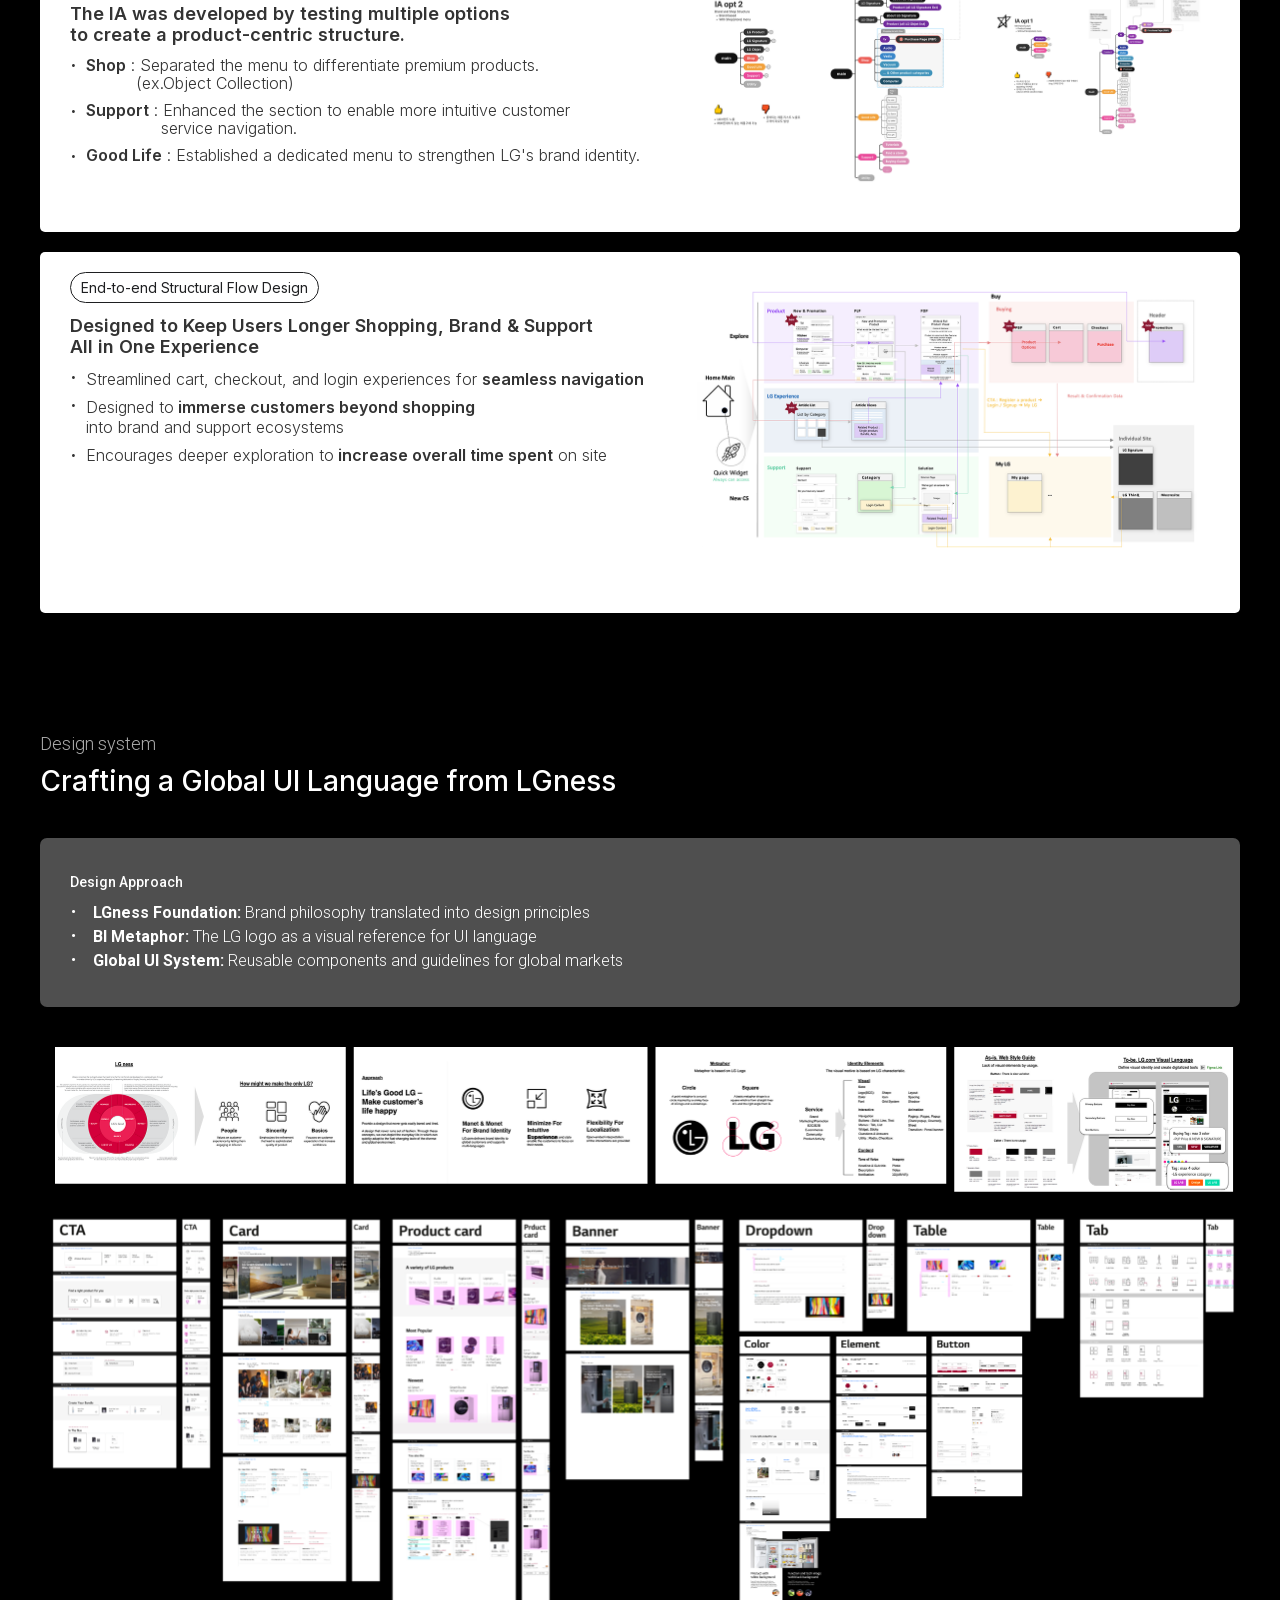
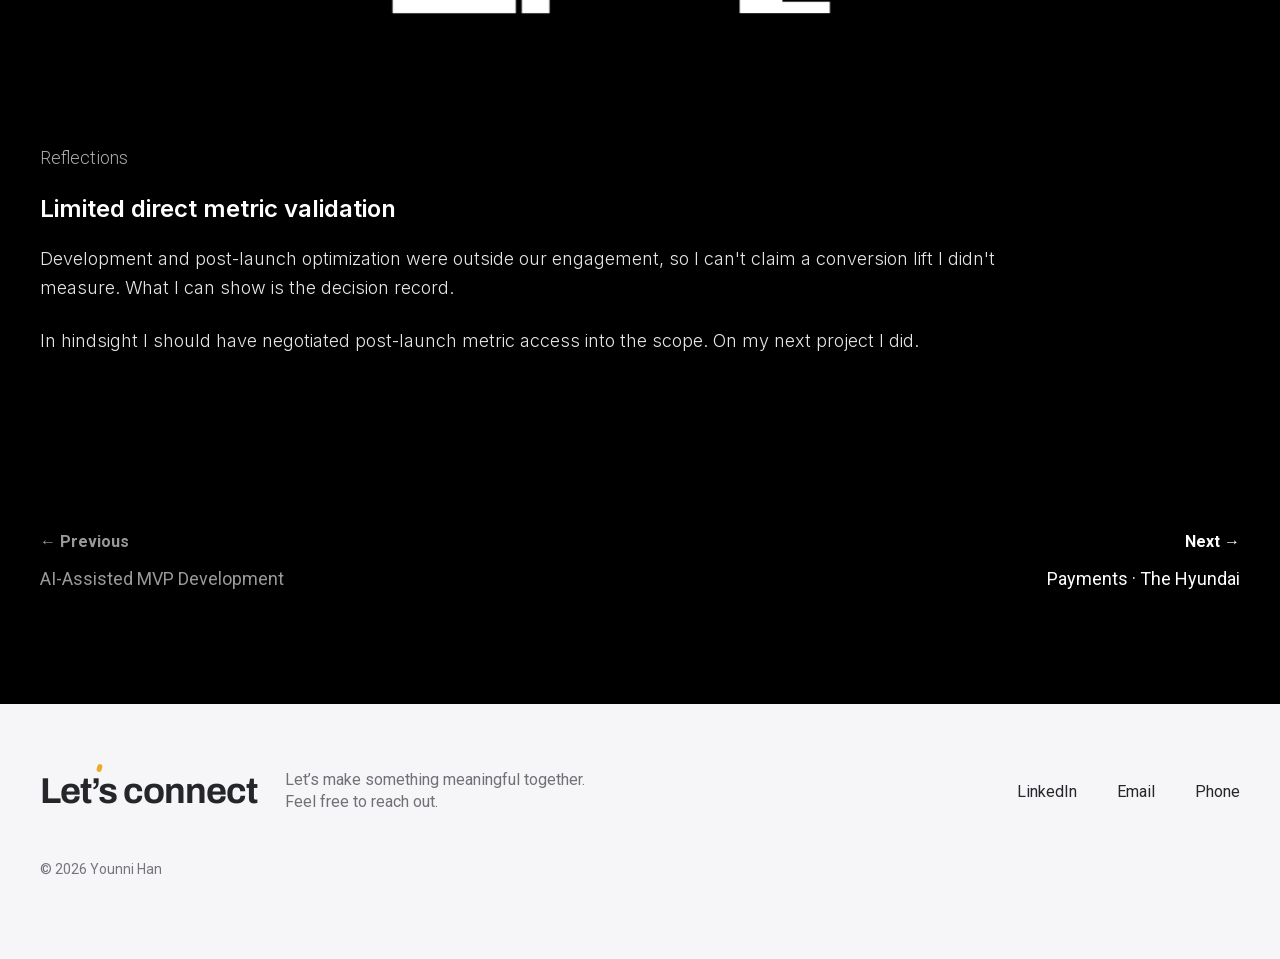
<file: page2/index.html>
<!DOCTYPE html>

<!--XGngXJlxx0eFNr7vDBwaz--><html class="inter_ea17e2e7-module__yN3O7a__variable roboto_a9c94077-module__2408KW__variable" lang="ko"><head><meta charset="utf-8"/><meta content="width=device-width, initial-scale=1" name="viewport"/><link as="font" crossorigin="" href="/_next/static/media/83afe278b6a6bb3c-s.p.3a6ba036.woff2" rel="preload" type="font/woff2"/><link as="font" crossorigin="" href="/_next/static/media/ce62453a442c7f35-s.p.124b2306.woff2" rel="preload" type="font/woff2"/><link as="image" href="/images/page2/page2_img_01.png" rel="preload"/><link as="image" href="/images/page2/page2_img_02.png" rel="preload"/><link as="image" href="/images/page2/page2_img_03.png" rel="preload"/><link as="image" href="/images/page2/page2_img_04.png" rel="preload"/><link as="image" href="/images/page2/page2_img_05.png" rel="preload"/><link as="image" href="/images/page2/page2_img_06.png" rel="preload"/><link as="image" href="/images/page2/page2_img_07.png" rel="preload"/><link as="image" href="/images/page2/page2_img_08.png" rel="preload"/><link as="image" href="/images/page2/page2_img_09.png" rel="preload"/><link as="image" href="/images/page2/page2_img_10.png" rel="preload"/><link data-precedence="next" href="/_next/static/chunks/53c2a6c01c41eeed.css" rel="stylesheet"/><link data-precedence="next" href="/_next/static/chunks/de5a611a10dbc444.css" rel="stylesheet"/><link data-precedence="next" href="/_next/static/chunks/f8e19a516934bf8f.css" rel="stylesheet"/><link as="script" fetchpriority="low" href="/_next/static/chunks/669cbb8ee9021463.js" rel="preload"/><link as="image" href="/images/page2/page2_img_11.png" rel="preload"/><link as="image" href="/images/page2/page2_img_12.png" rel="preload"/><link as="image" href="/images/main/prev_icon.png" rel="preload"/><link as="image" href="/images/main/next_icon.png" rel="preload"/><meta content="" name="next-size-adjust"/><link href="/favicon.ico?v=20261010" rel="icon" sizes="60x60" type="image/x-icon"/><link href="/shared/site.css" rel="stylesheet"/><script defer="" src="/shared/site.js?v=a15a8c0"></script><link href="/page2/footer-fix.css" rel="stylesheet"/><link href="/shared/project-navigation.css" rel="stylesheet"/><title>LG.com — One commerce system, 72 markets — Younni Han</title></head><body><header class="portfolio-header">
<a aria-label="Younni Han — Home" href="/"><img alt="Younni Han" class="logo" height="60" src="/page1/assets/logo.png" width="60"/></a><span class="location">Based in Ireland</span><a href="/aboutMe/">About me</a>
</header><div hidden=""><!--$--><!--/$--></div><main><div class="page-module-scss-module__VXfLrq__page2"><div><div style="background:#000"><div class="Container1200-module-scss-module__VJyHhq__container Container1200-module-scss-module__VJyHhq__black"><section class="lg-full-hero"><div class="lg-full-hero-copy"><div class="pageCommon-module-scss-module__Yuanwa__content" style="margin:120px 0px 80px"><h3 class="pageCommon-module-scss-module__Yuanwa__subTit pageCommon-module-scss-module__Yuanwa__wh">Localization · LG.com</h3><h1 class="pageCommon-module-scss-module__Yuanwa__mainTit pageCommon-module-scss-module__Yuanwa__wh">One commerce system,<br/>72 markets,<br/>three levels of control</h1><a class="lg-title-link" href="https://www.lg.com/uk" target="_blank">https://www.lg.com/uk</a></div><div class="page-module-scss-module__VXfLrq__txt_box lg-project-facts"><dl><dt>My role</dt><dd>Led strategy, UX/UI design, and cross-functional collaboration with US headquarters.</dd></dl><dl><dt>Project Focus</dt><dd>UX &amp; UI consulting</dd></dl><dl><dt>Tool</dt><dd>Figma</dd></dl><dl><dt>Timeline</dt><dd>6 months</dd></dl></div></div><div style="width:618px"><img alt="page2 image1" src="/images/page2/page2_img_01.png"/></div></section><section aria-labelledby="lg-impact-title" class="lg-impact-overview" id="page2_cont1"><h2 id="lg-impact-title">Impact Overview</h2><div class="lg-impact-grid"><article><h3>Adopted across 72 markets</h3><p>72 markets now build against one component system instead of 72 separate templates.</p></article><article><h3>Three levels of control</h3><p>Global, localizable, and optional modules, with a rule for who decides when head office and a market disagree.</p></article><article><h3>Measurement</h3><p>Development and post-launch optimization were outside our engagement, so I don't claim a conversion lift I didn't measure.</p></article></div></section><div class="pageCommon-module-scss-module__Yuanwa__content" id="page2_cont2"><h4 class="pageCommon-module-scss-module__Yuanwa__contSubTit">Challenge</h4><h2 class="pageCommon-module-scss-module__Yuanwa__contTitInfo" style="margin:10px 0 25px">Developed a strategic framework for LG.com's global expansion by analyzing objectives and defining clear direction with measurable outcomes.</h2><h3 class="pageCommon-module-scss-module__Yuanwa__contSubTit pageCommon-module-scss-module__Yuanwa__type2" style="margin:50px 0 0">01. Brand Foundation</h3></div><div class="page-module-scss-module__VXfLrq__iteration_box"><div class="page-module-scss-module__VXfLrq__info_box page-module-scss-module__VXfLrq__gray"><span>Painpoint</span><p class="page-module-scss-module__VXfLrq__infoTxt"><strong>Difficulty establishing a clear visual identity.</strong>Inconsistent brand expression across countries and channels</p></div><div class="page-module-scss-module__VXfLrq__info_box page-module-scss-module__VXfLrq__wh"><span>Solution</span><div class="page-module-scss-module__VXfLrq__infoTxt undefined"><strong>Provide a unified LG.com visual language for digital identity.</strong><dl><dt>·</dt><dd>Define core design principles based on the LGness foundation</dd></dl><dl><dt>·</dt><dd>Strengthen visual identity guidelines for digital platforms</dd></dl></div></div></div><div class="pageCommon-module-scss-module__Yuanwa__content"><h3 class="pageCommon-module-scss-module__Yuanwa__contSubTit pageCommon-module-scss-module__Yuanwa__type2" style="margin:30px 0 0">02. Content Strategy</h3></div><div class="page-module-scss-module__VXfLrq__iteration_box"><div class="page-module-scss-module__VXfLrq__info_box page-module-scss-module__VXfLrq__gray"><span>Painpoint</span><p class="page-module-scss-module__VXfLrq__infoTxt"><strong>Disconnected content narrative.</strong>Customers must take unnecessary additional steps to access required information.</p></div><div class="page-module-scss-module__VXfLrq__info_box page-module-scss-module__VXfLrq__wh"><span>Solution</span><div class="page-module-scss-module__VXfLrq__infoTxt undefined"><strong>Provide customer-centric storytelling content.</strong><dl><dt>·</dt><dd>Develop new content planning and creation guidelines</dd></dl><dl><dt>·</dt><dd>Offer region-specific 3D visual asset libraries</dd></dl></div></div></div><div class="pageCommon-module-scss-module__Yuanwa__content"><h3 class="pageCommon-module-scss-module__Yuanwa__contSubTit pageCommon-module-scss-module__Yuanwa__type2" style="margin:30px 0 0">03. Customer Experience</h3></div><div class="page-module-scss-module__VXfLrq__iteration_box"><div class="page-module-scss-module__VXfLrq__info_box page-module-scss-module__VXfLrq__gray"><span>Painpoint</span><p class="page-module-scss-module__VXfLrq__infoTxt"><strong>Difficulty addressing diverse customer needs.</strong>Customers are required to invest significant effort to access relevant information, often resulting in failure.</p></div><div class="page-module-scss-module__VXfLrq__info_box page-module-scss-module__VXfLrq__wh"><span>Solution</span><div class="page-module-scss-module__VXfLrq__infoTxt undefined"><strong>Enable a seamless experience based on customer needs.</strong><dl><dt>·</dt><dd>Consider customer needs and behaviors</dd></dl><dl><dt>·</dt><dd>Matrix structured navigation</dd></dl><dl><dt>·</dt><dd>Intuitive information architecture and interactions</dd></dl></div></div></div><div class="pageCommon-module-scss-module__Yuanwa__imageWrap" style="padding-top:30px"><img alt="page2 image02" src="/images/page2/page2_img_02.png"/></div><div class="pageCommon-module-scss-module__Yuanwa__content" id="page2_cont3"><h4 class="pageCommon-module-scss-module__Yuanwa__contSubTit">Research &amp; Validation</h4><h2 class="pageCommon-module-scss-module__Yuanwa__contTitInfo">Our UX/UI redesign began with customer research. We analyzed competitors<br/>and consumer behavior based on UK market to identify key needs and patterns.</h2></div><div class="page-module-scss-module__VXfLrq__iteration_box"><div class="page-module-scss-module__VXfLrq__info_box page-module-scss-module__VXfLrq__gray page-module-scss-module__VXfLrq__w_100"><span>Painpoint</span><p class="page-module-scss-module__VXfLrq__infoTxt">Customers<!-- --> <strong>require actionable product informations</strong> to make informed <strong>purchase decisions</strong>. Based on this insight, we developed a<!-- --> <strong>standardized content structure</strong> by<strong>product category and aligned</strong> it with the design implementation.</p></div></div><section aria-label="UK customer research insights" class="lg-user-quotes"><div class="lg-user-quote-grid"><blockquote><p>“Food images are unnecessary. I need detailed information.”</p><cite>Refrigerator buyer, UK</cite></blockquote><blockquote><p>“I need clear and practical specifications to compare.”</p><cite>Monitor buyer, UK</cite></blockquote></div></section><div class="pageCommon-module-scss-module__Yuanwa__content" id="page2_cont4"><h4 class="pageCommon-module-scss-module__Yuanwa__contSubTit">Collaboration</h4><h2 class="pageCommon-module-scss-module__Yuanwa__contTitInfo">How we aligned US HQ services with a global design system with real-time feedback,<br/>live collaboration, and decisions made across countries.</h2></div><div class="page-module-scss-module__VXfLrq__case_row"><div class="page-module-scss-module__VXfLrq__case_cell"><p><span class="page-module-scss-module__VXfLrq__tag">Global Alignment</span></p><p>Real-Time Ideation Warm-Up:</p><div>Dive into Branding, Features<br/>&amp; Components across Countries.</div></div><div class="page-module-scss-module__VXfLrq__case_cell"><p><span class="page-module-scss-module__VXfLrq__tag">Component Standardization</span></p><p>Standardized core journeys <br/>(Home, PLP, PDP, PBP) across markets.</p><div><dl><dt>·</dt><dd>Conducted flow gap analysis</dd></dl><dl><dt>·</dt><dd>Consolidated component logic and interaction patterns</dd></dl><dl><dt>·</dt><dd>Defined Global vs. Localizable vs. Optional modules</dd></dl></div></div><div class="page-module-scss-module__VXfLrq__case_cell"><p><span class="page-module-scss-module__VXfLrq__tag">Governance &amp; Scalability</span></p><p>Built a scalable template system<br/> beyond visual alignment.</p><div><dl><dt>·</dt><dd>Structured reusable component library</dd></dl><dl><dt>·</dt><dd>Implemented validation loop with local teams</dd></dl></div></div></div><div class="pageCommon-module-scss-module__Yuanwa__imageWrap" style="width:1189px;padding-top:50px"><img alt="page2 image04" src="/images/page2/page2_img_04.png"/></div><div class="pageCommon-module-scss-module__Yuanwa__content" id="page2_cont5"><h4 class="pageCommon-module-scss-module__Yuanwa__contSubTit">Core UX Design</h4><h2 class="pageCommon-module-scss-module__Yuanwa__contTitInfo" style="margin:10px 0 20px">Architecting the framework that brings every layer of the user experience into one cohesive structure.</h2><h3 class="pageCommon-module-scss-module__Yuanwa__contSubTit pageCommon-module-scss-module__Yuanwa__type2" style="margin:40px 0 0">01. CX Framework Definition</h3></div><ul class="page-module-scss-module__VXfLrq__core_box"><li><p class="page-module-scss-module__VXfLrq__redtxt">Defined a lifecycle-based UX framework</p><p class="page-module-scss-module__VXfLrq__stit" style="margin:12px 0">Explore → Buy → Usev→ New CS</p><div><dl><dt>·</dt><dd><strong>Full customer journey beyond purchase</strong></dd></dl><dl><dt>·</dt><dd><strong>Established a consistent service philosophy</strong></dd></dl></div><div><dl><dt>·</dt><dd><strong>Explore</strong> : From first click to product discovery</dd></dl><dl><dt>·</dt><dd><strong>Buy</strong> : From selection to seamless checkout.</dd></dl><dl><dt>·</dt><dd><strong>Use</strong> : From purchase to everyday product experience.</dd></dl><dl><dt>·</dt><dd><strong>New CS</strong> : Beyond the sale. owning the after-service experience.</dd></dl></div></li><li><div class="pageCommon-module-scss-module__Yuanwa__imageWrap" style="width:100%"><img alt="page2 image05" src="/images/page2/page2_img_05.png"/></div></li></ul><h3 class="pageCommon-module-scss-module__Yuanwa__contSubTit pageCommon-module-scss-module__Yuanwa__type2" style="margin:40px 0 0">02. UX Architecture Development</h3><ul class="page-module-scss-module__VXfLrq__core_box page-module-scss-module__VXfLrq__box2"><li><p class="page-module-scss-module__VXfLrq__redtxt">Translated the framework into :</p><p class="page-module-scss-module__VXfLrq__tag" style="margin-top:8px"><span>IA Restructuring</span></p><p class="page-module-scss-module__VXfLrq__stit" style="margin:12px 0">The IA was developed by testing multiple options<br/>to create a product-centric structure.</p><div><dl class="page-module-scss-module__VXfLrq__mb10"><dt>·</dt><dd><strong>Shop</strong> : Separated the menu to differentiate premium products. <br/> <span class="page-module-scss-module__VXfLrq__space"></span>(ex.Object Collection)</dd></dl><dl class="page-module-scss-module__VXfLrq__mb10"><dt>·</dt><dd><strong>Support</strong> : Enhanced the section to enable more intuitive customer <br/><span class="page-module-scss-module__VXfLrq__space2"></span>service navigation.</dd></dl><dl><dt>·</dt><dd><strong>Good Life</strong> : Established a dedicated menu to strengthen LG's brand identity.</dd></dl></div></li><li><div class="pageCommon-module-scss-module__Yuanwa__imageWrap" style="width:100%"><img alt="page2 image06" src="/images/page2/page2_img_06.png"/></div></li></ul><ul class="page-module-scss-module__VXfLrq__core_box"><li><p class="page-module-scss-module__VXfLrq__tag"><span>End-to-end Structural Flow Design</span></p><p class="page-module-scss-module__VXfLrq__stit" style="margin:12px 0">Designed to Keep Users Longer Shopping, Brand &amp; Support<br/>All in One Experience</p><div><dl><dt>·</dt><dd style="line-height:1.25;margin-bottom:8px">Streamlined cart, checkout, and login experiences for<!-- --> <strong>seamless navigation</strong></dd></dl><dl><dt>·</dt><dd style="line-height:1.25">Designed to<strong> immerse customers beyond shopping</strong><br/> into brand and support ecosystems</dd></dl><dl style="margin-top:10px"><dt>·</dt><dd>Encourages deeper exploration to<strong> increase overall time spent</strong> on site</dd></dl></div></li><li><div class="pageCommon-module-scss-module__Yuanwa__imageWrap" style="width:100%"><img alt="page2 image07" src="/images/page2/page2_img_07.png"/></div></li></ul><div class="pageCommon-module-scss-module__Yuanwa__content" id="page2_cont7"><h4 class="pageCommon-module-scss-module__Yuanwa__contSubTit">Design system</h4><h2 class="pageCommon-module-scss-module__Yuanwa__contTitInfo">Crafting a Global UI Language from LGness</h2></div><div class="page-module-scss-module__VXfLrq__iteration_box"><div class="page-module-scss-module__VXfLrq__info_box page-module-scss-module__VXfLrq__gray page-module-scss-module__VXfLrq__w_100"><span>Design Approach</span><div class="page-module-scss-module__VXfLrq__infoTxt"><dl><dt>·</dt><dd><b>LGness Foundation:</b> Brand philosophy translated into design principles</dd></dl><dl><dt>·</dt><dd><b>BI Metaphor:</b> The LG logo as a visual reference for UI language</dd></dl><dl><dt>·</dt><dd><b>Global UI System:</b> Reusable components and guidelines for global markets</dd></dl></div></div></div><div class="pageCommon-module-scss-module__Yuanwa__imageWrap" style="padding-top:20px"><img alt="page2 image12" src="/images/page2/page2_img_12.png"/></div><div class="undefined gnb_hide_point"></div><div class="pageCommon-module-scss-module__Yuanwa__content" id="page2_cont8"><h4 class="pageCommon-module-scss-module__Yuanwa__contSubTit">Reflections</h4></div><div class="page-module-scss-module__VXfLrq__ref_box lg-single-reflection"><h3>Limited direct metric validation</h3><p>Development and post-launch optimization were outside our engagement, so I can't claim a conversion lift I didn't measure. What I can show is the decision record.</p><p>In hindsight I should have negotiated post-launch metric access into the scope. On my next project I did.</p></div></div></div></div></div><!--$--><!--/$--><nav aria-label="More projects" class="lg-project-navigation"><a href="/page4/"><strong>← Previous</strong><span>AI-Assisted MVP Development</span></a><a href="/page1/"><strong>Next →</strong><span>Payments · The Hyundai</span></a></nav></main></body></html>
</file>
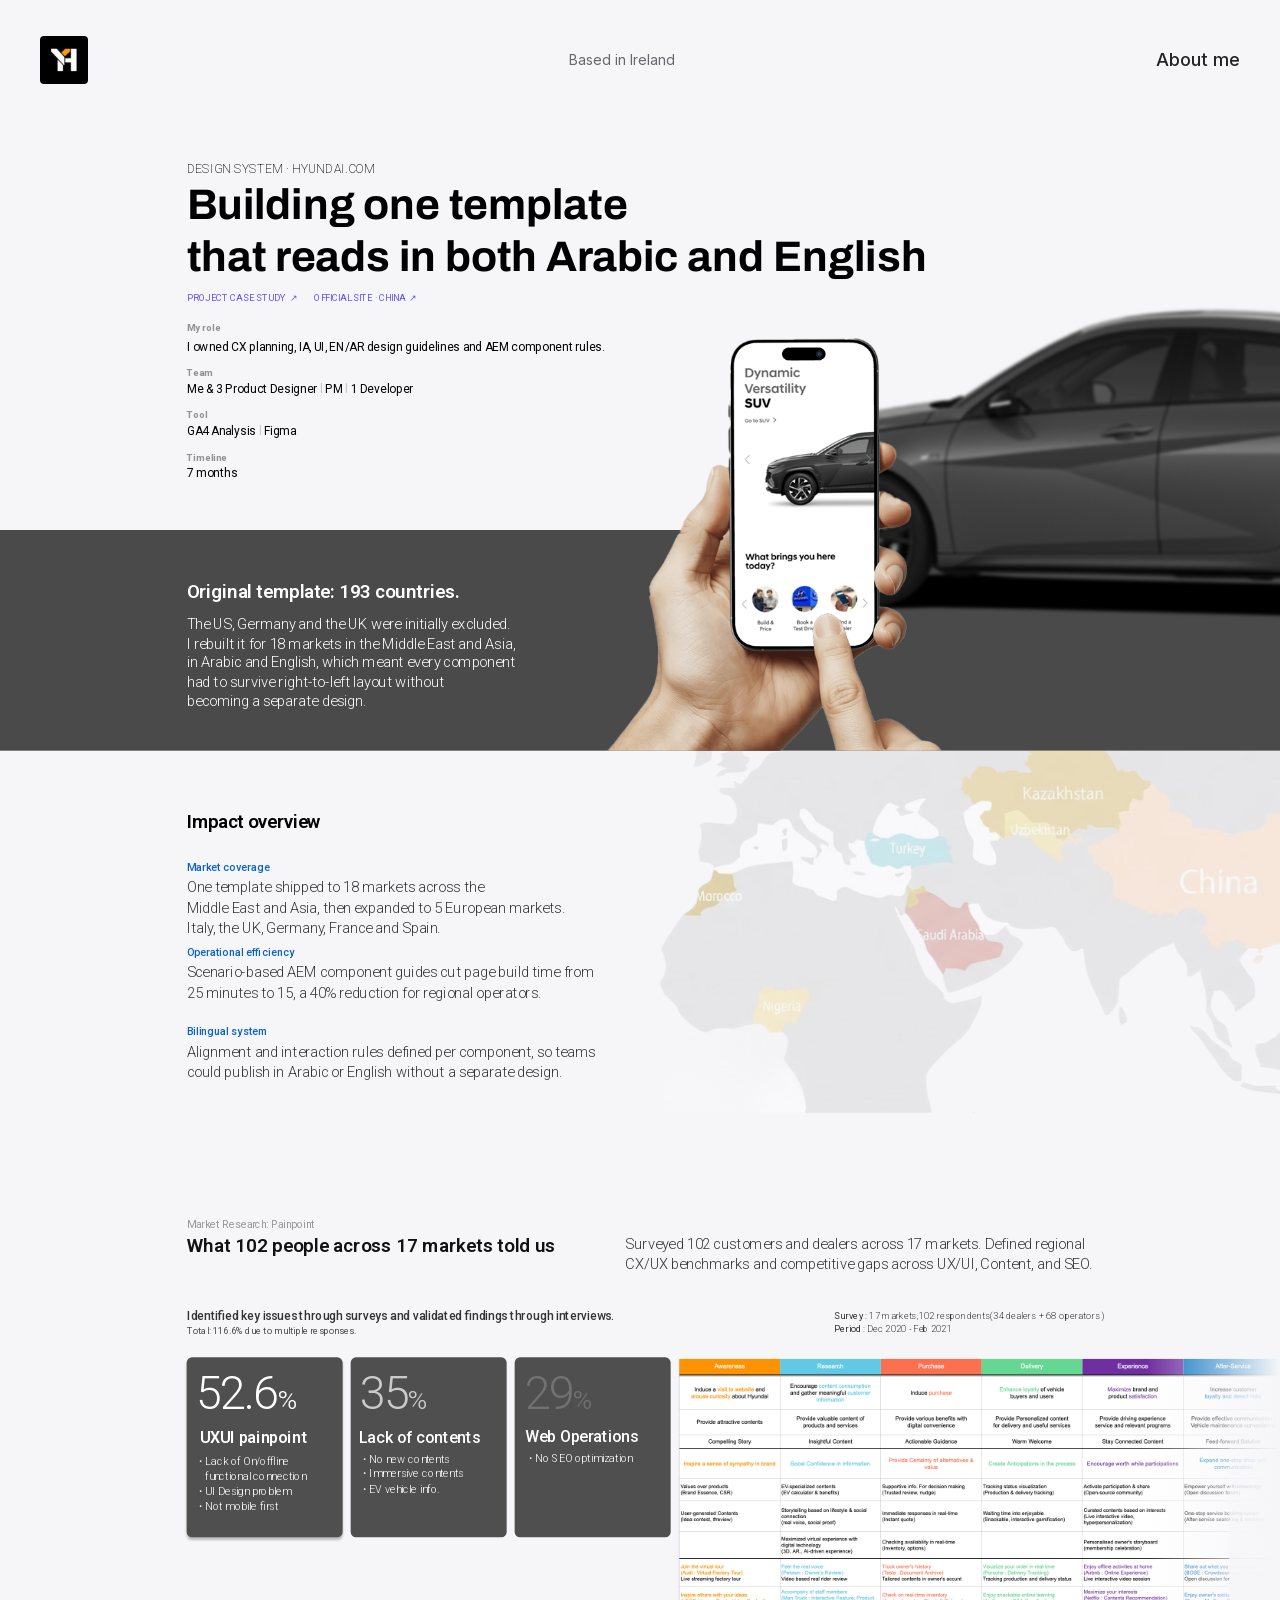
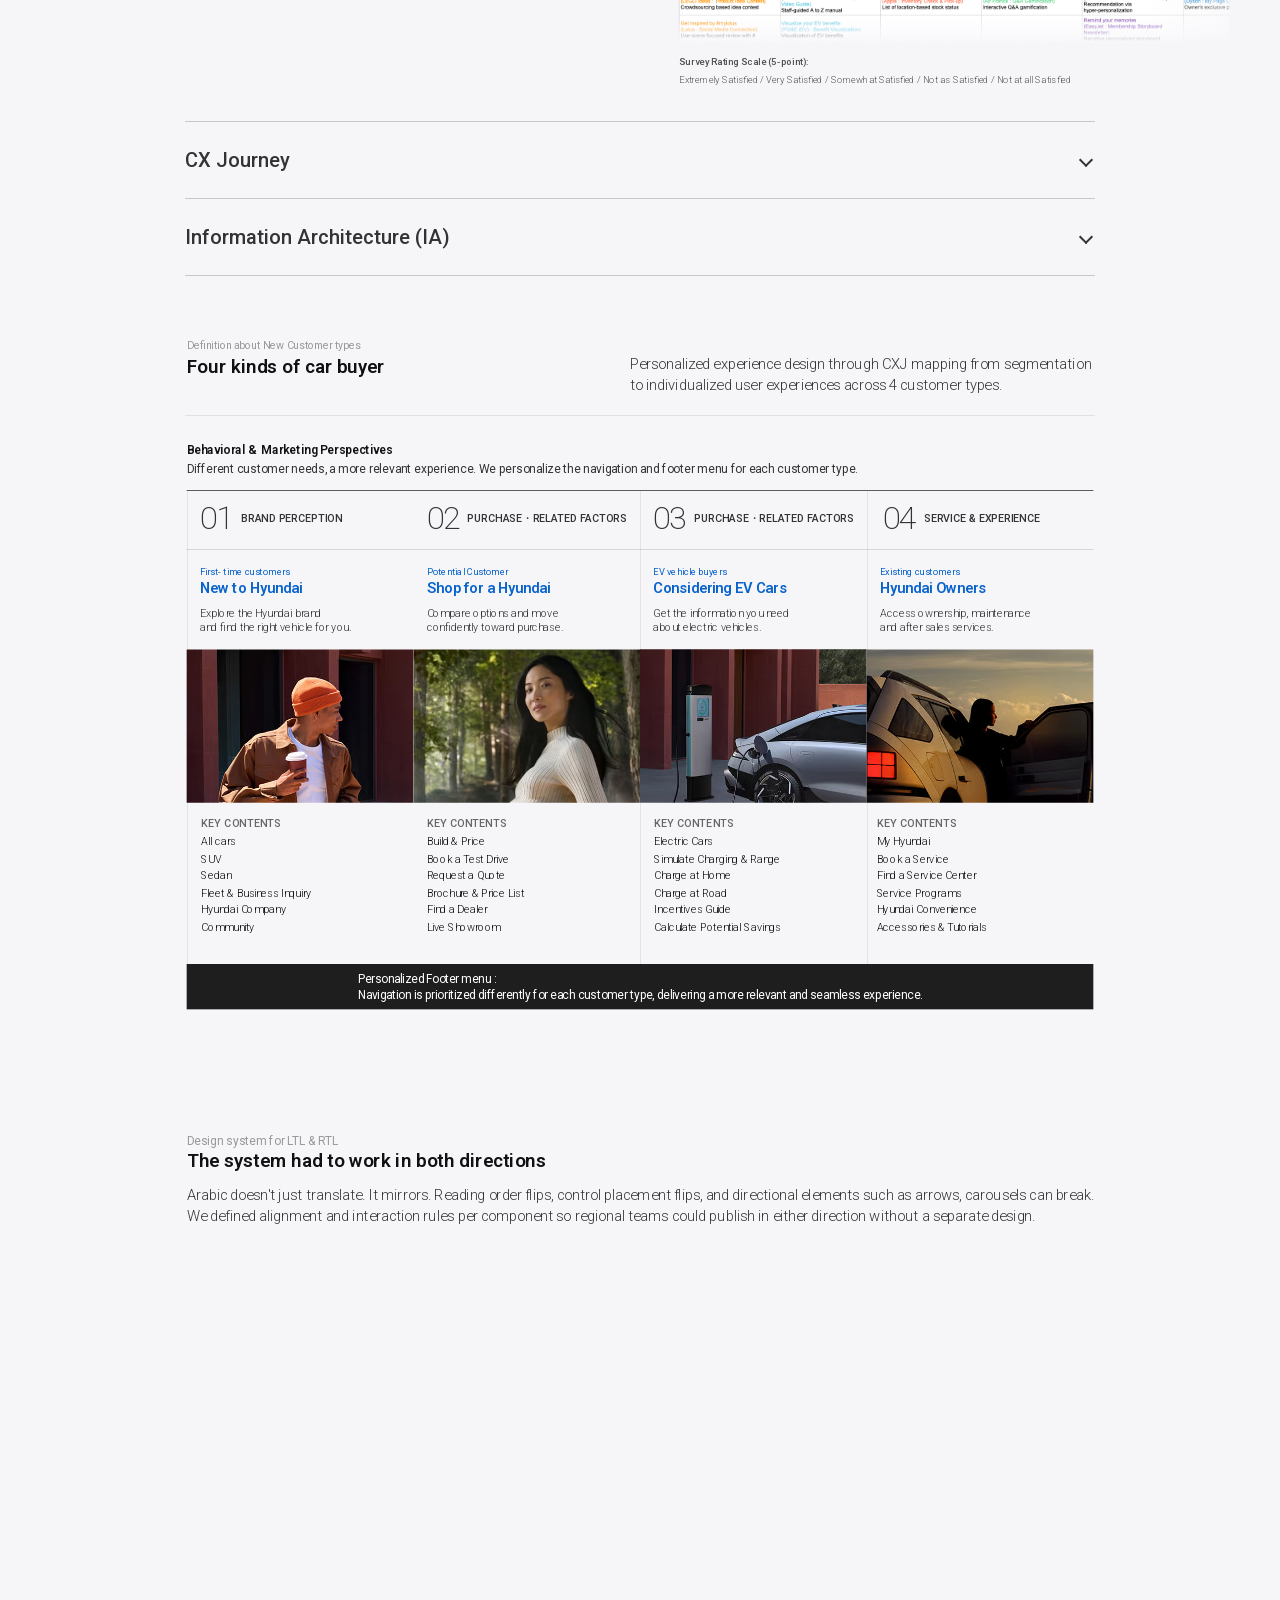
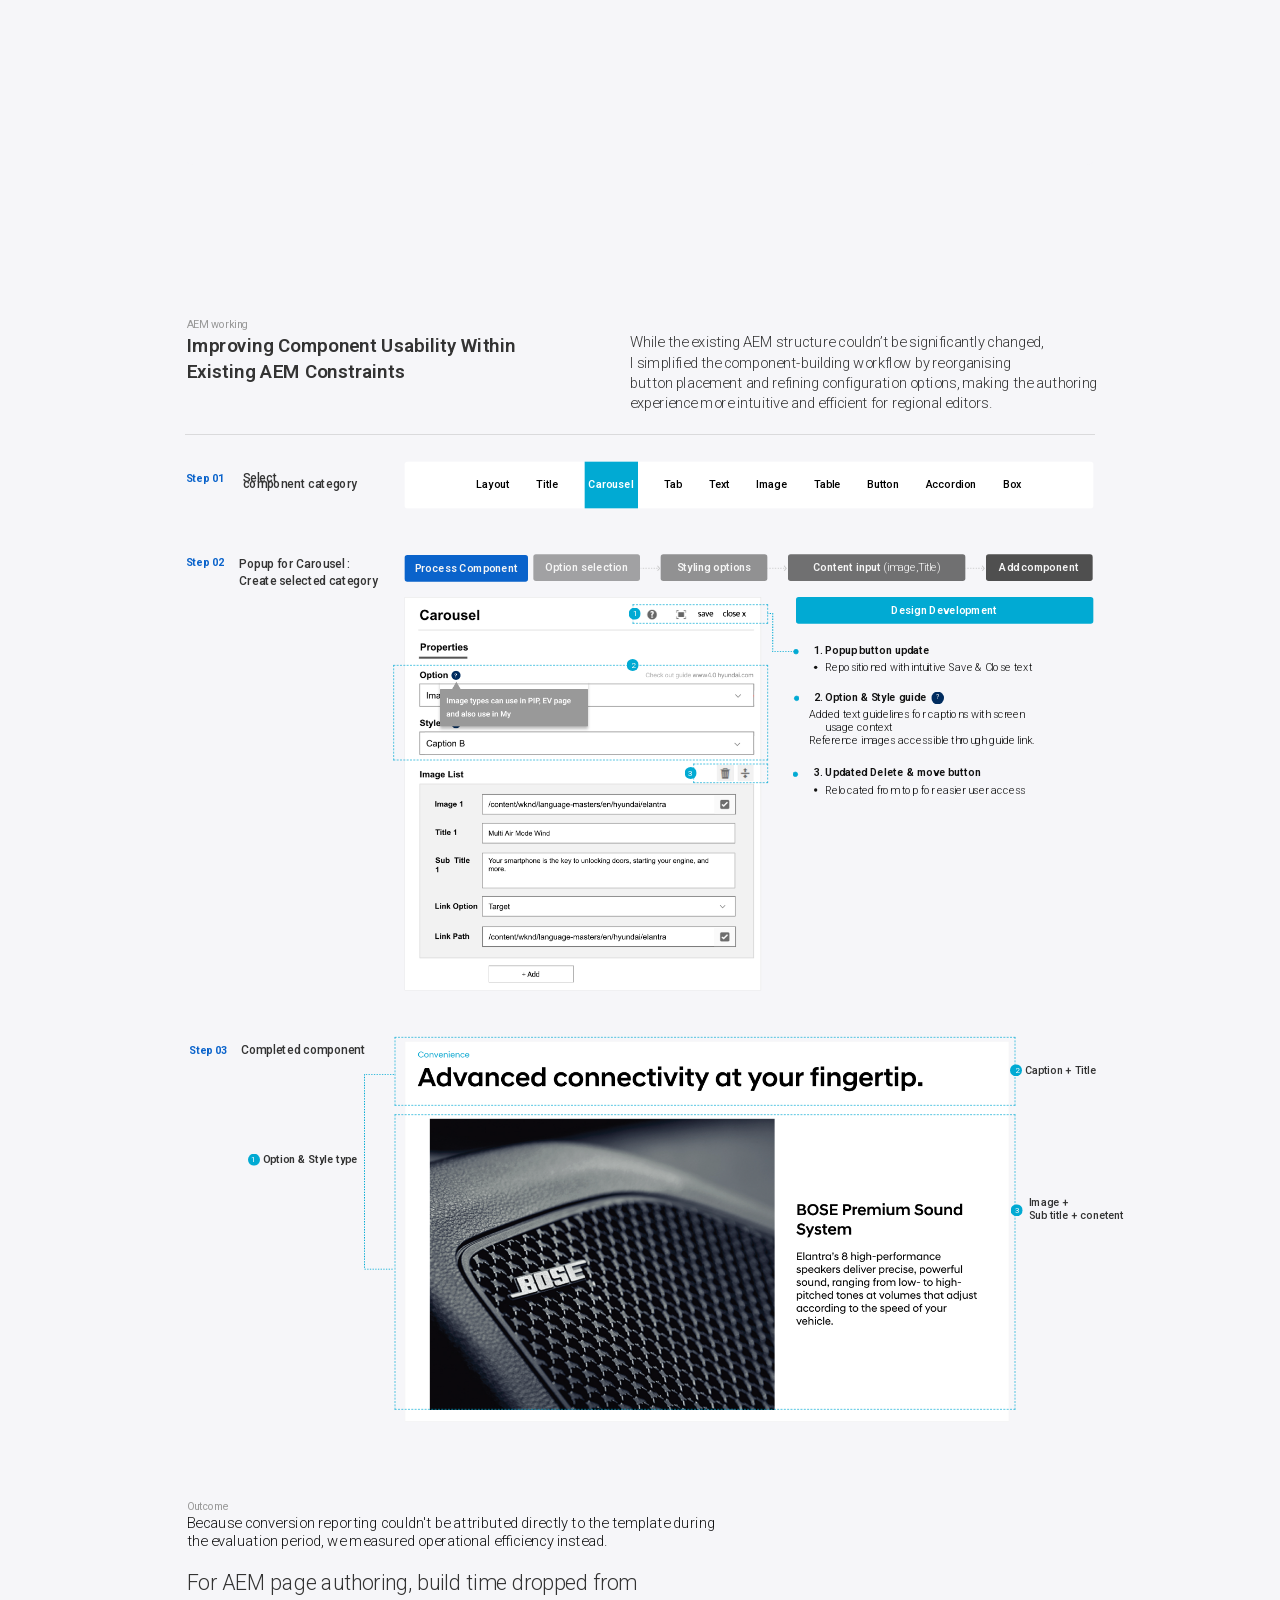
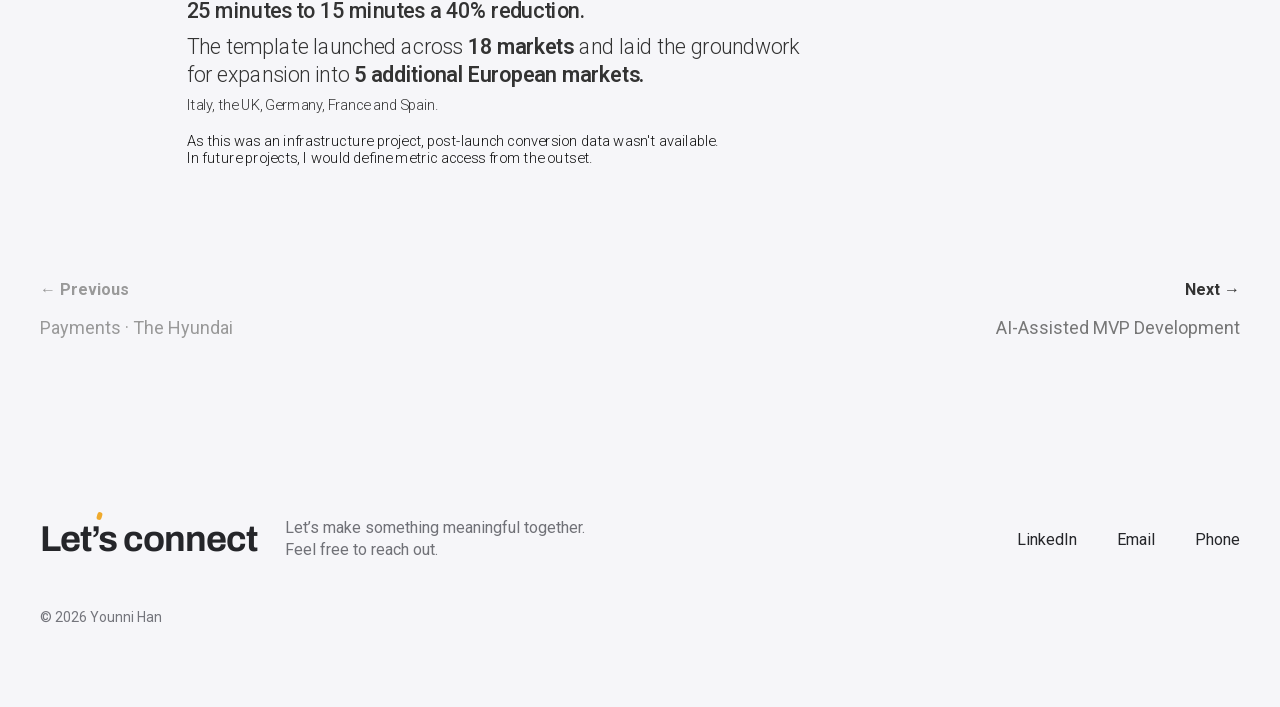
<file: page3/index.html>
<!DOCTYPE html>

<html lang="en"><head><meta charset="utf-8"/><meta content="width=device-width,initial-scale=1" name="viewport"/><title>Hyundai.com Global Design System — Younni Han</title><meta content="Building one template that reads in both Arabic and English. Hyundai.com global design system and AEM case study by Younni Han." name="description"/><link href="/favicon.ico" rel="icon"/><link href="/shared/site.css" rel="stylesheet"/><link href="/shared/mobile.css" rel="stylesheet"/><link href="/page3/styles.css" rel="stylesheet"/><script defer="" src="/page3/design.js"></script><script defer="" src="/shared/site.js?v=a15a8c0"></script><link href="/shared/project-navigation.css" rel="stylesheet"/></head><body><a class="skip-link" href="#case-study">Skip to case study</a><header class="portfolio-header"><a aria-label="Younni Han — Home" href="/"><img alt="Younni Han" class="logo" height="60" src="/page1/assets/logo.png" width="60"/></a><span class="location">Based in Ireland</span><a href="/aboutMe/">About me</a></header><main id="case-study"><div class="mobile-intro"><p class="eyebrow">Design System · Hyundai.com</p><h1>Building one template<br/>that reads in both Arabic and English</h1><nav aria-label="Project links" class="project-links">
<a href="https://www.saltcake.com/en/work/cx-for-you-ux-for-all-hyundai-com-global-website-renewal" rel="noopener noreferrer" target="_blank">Project Case Study <span aria-hidden="true">↗</span></a>
<a href="https://www.hyundai.com.cn/" rel="noopener noreferrer" target="_blank">Official Site · China <span aria-hidden="true">↗</span></a>
</nav><dl><div><dt>My role</dt><dd>I owned CX planning, IA, UI, EN/AR design guidelines and AEM component rules.</dd></div><div><dt>Team</dt><dd>Me &amp; 3 Product Designer · PM · 1 Developer</dd></div><div><dt>Tool</dt><dd>GA4 Analysis · Figma</dd></div><div><dt>Timeline</dt><dd>7 months</dd></div></dl><div class="mobile-art"><div class="mobile-car"><img alt="Hyundai SUV behind the mobile experience" src="/page3/assets/4b95d.png"/></div><div class="mobile-phone"><img alt="Hyundai vehicle browsing interface on an iPhone held in a hand" src="/page3/assets/796d1.png"/></div></div><div class="mobile-summary"><h2>Original template: 193 countries.</h2><p>The US, Germany and the UK were initially excluded.</p><p>I rebuilt it for 18 markets in the Middle East and Asia, in Arabic and English, which meant every component had to survive right-to-left layout without becoming a separate design.</p></div><div class="mobile-impact"><h2>Impact overview</h2><h3>Market coverage</h3><p>One template shipped to 18 markets across the Middle East and Asia, then expanded to 5 European markets: Italy, the UK, Germany, France and Spain.</p><h3>Operational efficiency</h3><p>Scenario-based AEM component guides cut page build time from 25 minutes to 15, a 40% reduction for regional operators.</p><h3>Bilingual system</h3><p>Alignment and interaction rules defined per component, so teams could publish in Arabic or English without a separate design.</p><img alt="Markets across the Middle East, Asia and Europe" loading="lazy" src="/page3/assets/930d6.png"/></div></div><section aria-label="Project introduction" class="design-section introduction" id="introduction" style="--start:180;--height:964"><div aria-label="Project introduction diagram" class="design-panel" id="introduction-panel" role="region" tabindex="0"><div class="design-stage"><div class="design-74" data-node-id="469:195">
<div class="design-75" data-node-id="442:332">
<p class="design-76" data-node-id="430:292">
            My role
          </p>
<p class="design-77" data-node-id="430:294">
            I owned CX planning, IA, UI, EN/AR design guidelines and AEM component rules.
          </p>
</div>
<div class="design-78" data-node-id="469:186">
<p class="design-79" data-node-id="430:282">
            Team
          </p>
<p class="design-80" data-node-id="430:284">
<span class="design-81">Me &amp; 3 Product Designer</span>
<span class="design-82"> l </span>
<span class="design-81">PM</span>
<span class="design-82"> l </span>
<span class="design-81">1 Developer </span>
</p>
</div>
<div class="design-78" data-node-id="469:189">
<p class="design-79" data-node-id="469:190">
            Tool
          </p>
<p class="design-83" data-node-id="469:191">
<span class="design-12">GA4 Analysis</span>
<span class="design-84"> l </span>
<span class="design-12">Figma</span>
</p>
</div>
<div class="design-78" data-node-id="469:192">
<p class="design-79" data-node-id="469:193">
            Timeline
          </p>
<p class="design-85" data-node-id="469:194">
            7 months
          </p>
</div>
</div><p class="design-86" data-node-id="430:303">
        Design System · Hyundai.com
      </p><div class="design-87" data-node-id="442:345"></div><nav aria-label="Project links" class="design-88 project-links">
<a href="https://www.saltcake.com/en/work/cx-for-you-ux-for-all-hyundai-com-global-website-renewal" rel="noopener noreferrer" target="_blank">Project Case Study <span aria-hidden="true">↗</span></a>
<a href="https://www.hyundai.com.cn/" rel="noopener noreferrer" target="_blank">Official Site · China <span aria-hidden="true">↗</span></a>
</nav><h1 class="design-91" data-node-id="430:304">
<p class="design-92">Building one template</p>
<p class="design-93">that reads in both Arabic and English</p>
</h1><div class="design-94" data-node-id="443:356">
<p class="design-95" data-node-id="441:329">
          Original template: 193 countries.
        </p>
<div class="design-96" data-node-id="442:342">
<p class="initial-scope">The US, Germany and the UK were initially excluded.</p>
<p class="design-97">I rebuilt it for 18 markets in the Middle East and Asia,</p>
<p class="design-97">in Arabic and English, which meant every component</p>
<p class="design-97">had to survive right-to-left layout without</p>
<p class="design-98">becoming a separate design.</p>
</div>
</div><div class="design-99" data-name="image 4876" data-node-id="442:333">
<img alt="Hyundai SUV behind the mobile experience" class="design-100" decoding="async" src="/page3/assets/4b95d.png"/>
</div><div class="design-132" data-name="Hand and iPhone 16 Pro 3" data-node-id="469:187">
<div class="design-133">
<img alt="Hyundai vehicle browsing interface on an iPhone held in a hand" class="design-134" decoding="async" src="/page3/assets/796d1.png"/>
</div>
</div></div></div></section><section aria-label="Impact overview" class="design-section impact" id="impact" style="--start:1144;--height:626"><div aria-label="Impact overview diagram" class="design-panel" id="impact-panel" role="region" tabindex="0"><div class="design-stage"><h2 class="design-101" data-node-id="442:337">
        Impact overview
      </h2><div class="design-102" data-name="image 6835693" data-node-id="252:1803">
<div class="design-103">
<img alt="Markets across the Middle East, Asia and Europe" class="design-104" decoding="async" loading="lazy" src="/page3/assets/930d6.png"/>
</div>
</div><div class="design-105" data-node-id="443:349">
<p class="design-106" data-node-id="442:338">
          Market coverage
        </p>
<div class="design-107" data-node-id="443:348">
<p class="design-20">One template shipped to 18 markets across the</p>
<p class="design-12">Middle East and Asia, then expanded to 5 European markets.</p>
<p class="expansion-markets">Italy, the UK, Germany, France and Spain.</p>
</div>
</div><div class="design-108" data-node-id="443:350">
<p class="design-109" data-node-id="443:351">
          Operational efficiency
        </p>
<div class="design-110" data-node-id="443:352">
<p class="design-20">Scenario-based AEM component guides cut page build time from</p>
<p class="design-12">25 minutes to 15, a 40% reduction for regional operators.</p>
</div>
</div><div class="design-111" data-node-id="443:353">
<p class="design-109" data-node-id="443:354">
          Bilingual system
        </p>
<div class="design-112" data-node-id="443:355">
<p class="design-20">Alignment and interaction rules defined per component, so teams</p>
<p class="design-12">could publish in Arabic or English without a separate design.</p>
</div>
</div></div></div></section><section aria-label="What 102 people across 17 markets told us" class="design-section research" id="research" style="--start:1770;--height:830"><div class="mobile-section-copy"><h2>What 102 people across 17 markets told us</h2><p>Surveyed 102 customers and dealers across 17 markets. Defined regional CX/UX benchmarks and competitive gaps across UX/UI, Content, and SEO.</p><button aria-controls="research-panel" aria-expanded="false" class="detail-toggle" type="button">View details</button></div><div aria-label="What 102 people across 17 markets told us diagram" class="design-panel" id="research-panel" role="region" tabindex="0"><div class="design-stage"><p class="design-8" data-node-id="252:1832">
        Identified key issues through surveys and validated findings through interviews.
      </p><div class="design-9" data-node-id="252:1834">
<p class="design-10">
<span class="design-11">Survey </span>
<span class="design-12">: 17 markets,102 respondents(34 dealers + 68 operators)</span>
</p>
<p>
<span class="design-11">Period </span>
<span class="design-12">: Dec 2020 - Feb 2021</span>
</p>
</div><div class="design-13" data-node-id="252:1836"></div><p class="design-14" data-node-id="252:1837">
<span class="design-15">52.6</span>
<span class="design-16">%</span>
</p><div class="design-17" data-node-id="252:1838"></div><p class="design-18" data-node-id="445:358">
        Lack of contents
      </p><div class="design-19" data-node-id="445:359">
<p class="design-20">・No new contents</p>
<p class="design-20">・Immersive contents</p>
<p class="design-12">・EV vehicle info.</p>
</div><p class="design-21" data-node-id="252:1839">
<span class="design-15">35</span>
<span class="design-16">%</span>
</p><div class="design-22" data-node-id="252:1840">
<p class="design-20">・Lack of On/offline</p>
<p class="design-20">    functional connection </p>
<p class="design-20">・UI Design problem</p>
<p class="design-12">・Not mobile first</p>
</div><p class="design-23" data-node-id="252:1841">
        UXUI painpoint
      </p><div class="design-24" data-node-id="252:1850"></div><p class="design-25" data-node-id="445:366">
<span class="design-15">29</span>
<span class="design-16">%</span>
</p><p class="design-26" data-node-id="445:368">
        Web Operations
      </p><p class="design-27" data-node-id="445:369">
        ・No SEO optimization
      </p><div class="design-28" data-node-id="252:1852">
<p class="design-29">
          Survey Rating Scale (5-point):
        </p>
<p class="design-30">Extremely Satisfied / Very Satisfied / Somewhat Satisfied / Not as Satisfied / Not at all Satisfied    </p>
</div><p class="design-31" data-node-id="491:296">
        Total: 116.6% due to multiple responses.
      </p><div class="design-113" data-node-id="469:207">
<p class="design-20">Surveyed 102 customers and dealers across 17 markets. Defined regional</p>
<p class="design-12">CX/UX benchmarks and competitive gaps across UX/UI, Content, and SEO.</p>
</div><div class="design-115" data-node-id="472:197">
<p class="design-116" data-node-id="448:379">
          Market Research: Painpoint
        </p>
<p class="design-117" data-node-id="448:380">
          What 102 people across 17 markets told us
        </p>
</div><div class="design-143" data-node-id="472:195">
<div class="design-144">
<img alt="" class="vector-asset" decoding="async" height="1" loading="lazy" src="/page3/assets/67c67.svg" width="1366"/>
</div>
</div><div class="design-145" data-node-id="480:749">
<div class="design-144">
<img alt="" class="vector-asset" decoding="async" height="1" loading="lazy" src="/page3/assets/67c67.svg" width="1366"/>
</div>
</div><div class="design-152" data-name="image 6835826" data-node-id="472:199">
<div class="design-133">
<img alt="Survey findings and ratings across regional markets" class="design-153" decoding="async" loading="lazy" src="/page3/assets/812a7.png"/>
</div>
</div><div class="design-154" data-node-id="472:201">
<img alt="Hyundai customer experience example" class="design-72" decoding="async" loading="lazy" src="/page3/assets/f4ffb.png"/>
</div><div class="design-155" data-node-id="547:185">
<img alt="Hyundai customer experience example" class="design-72" decoding="async" loading="lazy" src="/page3/assets/72b83.png"/>
</div></div></div></section><section aria-label="Customer experience journey" class="design-section journey collapsible-section" id="journey" style="--start:2600;--height:930"><details class="case-disclosure"><summary><h2>CX Journey</h2><span aria-hidden="true" class="disclosure-chevron"></span></summary><div class="mobile-section-copy"><h2>Customer experience journey</h2><p>Developed two key CX strategies through journey analysis and benchmarking: personalized content to guide user actions and engaging experiences to strengthen brand connections.</p><button aria-controls="journey-panel" aria-expanded="false" class="detail-toggle" type="button">View details</button></div><div aria-label="Customer experience journey diagram" class="design-panel" id="journey-panel" role="region" tabindex="0"><div class="design-stage"><div class="design-32" data-node-id="252:1867">
<p class="design-33" data-node-id="252:1868">
          CX
        </p>
</div><div class="design-34" data-node-id="252:1869">
<p class="design-33" data-node-id="252:1870">
          Category
        </p>
</div><div class="design-35" data-node-id="252:1871">
<p class="design-33" data-node-id="252:1872">
          Content
        </p>
</div><div class="design-36" data-node-id="252:1873">
<p class="design-33" data-node-id="252:1874">
          Function
        </p>
</div><div class="design-37" data-node-id="252:1875">
<p class="design-38" data-node-id="252:1876">
          New Features
        </p>
</div><div class="design-39" data-node-id="252:1877">
<p class="design-40" data-node-id="252:1878">
          BP Analysis
        </p>
</div><div class="design-41" data-node-id="252:1879">
<p class="design-40" data-node-id="252:1880">
          BP Analysis
        </p>
</div><div class="design-42" data-node-id="252:1881">
<p class="design-43" data-node-id="252:1882">
          Insight
        </p>
</div><div class="design-44" data-node-id="252:1883">
<p class="design-40" data-node-id="252:1884">
          Extra BM list
        </p>
</div><div class="design-45" data-node-id="252:1885">
<p class="design-40" data-node-id="252:1886">
          Extra BM list
        </p>
</div><div class="design-46" data-node-id="252:1887">
<p class="design-47" data-node-id="252:1888">
          Insight Keywords
        </p>
</div><div class="design-48" data-node-id="252:1889">
<div class="design-49" data-node-id="252:1890">
<p class="design-50" data-node-id="252:1891">
            Purchase Stage
          </p>
</div>
<div class="design-49" data-node-id="252:1892">
<p class="design-50" data-node-id="252:1893">
            New features
          </p>
</div>
<div class="design-49" data-node-id="252:1894">
<p class="design-50" data-node-id="252:1895">
            Content
          </p>
</div>
<div class="design-49" data-node-id="252:1896">
<p class="design-50" data-node-id="252:1897">
            Functionality
          </p>
</div>
<div class="design-49" data-node-id="252:1898">
<p class="design-50" data-node-id="252:1899">
            Design
          </p>
</div>
</div><div class="design-121" data-node-id="449:383">
<p class="design-122" data-node-id="449:384">
<span class="design-123">Customer Experience Journey </span>
<span class="design-123">Market</span>
</p>
<div class="design-124" data-node-id="449:385">
<p class="design-125">Developed two key CX strategies through journey analysis and benchmarking:</p>
<p class="design-12">personalized content to guide user actions and engaging experiences to strengthen brand connections.</p>
</div>
</div><div class="design-156" data-node-id="547:181">
<div class="design-157" data-node-id="252:1864">
<div class="design-158" data-name="image 6835673" data-node-id="252:1865">
<div class="design-159">
<img alt="Customer journey mapping and competitive benchmarks" class="design-160" decoding="async" loading="lazy" src="/page3/assets/17572.png"/>
</div>
</div>
</div>
<div class="design-161" data-node-id="472:203">
<img alt="Hyundai customer experience example" class="design-72" decoding="async" loading="lazy" src="/page3/assets/3a795.png"/>
</div>
</div><div class="design-337" data-node-id="558:234">
<p class="design-338" data-node-id="558:235">
          Research Insight
        </p>
<div class="design-339" data-node-id="558:236">
<div class="design-340" data-node-id="558:237">
<p class="design-341" data-node-id="558:238">
              CX-Content
            </p>
<div class="design-342" data-node-id="558:239">
<p class="design-343">
<span class="design-12">• Offering </span>
<span class="design-344">
                  personalized
                </span>
<span class="design-12"> web </span>
<span class="design-345">
                  experience
                </span>
<span class="design-12"> in real-time</span>
</p>
<p class="design-346">
<span class="design-12">• </span>
<span class="design-347">
                  Guiding
                </span>
<span class="design-12"> following actions that </span>
<span class="design-348">
                  fits customer’s interests
                </span>
</p>
</div>
</div>
<div class="design-349" data-node-id="558:240">
<p class="design-350" data-node-id="558:241">
              CX-Function
            </p>
<div class="design-351" data-node-id="558:242">
<p class="design-343">
<span class="design-12">• </span>
<span class="design-352">
                  Inspiring
                </span>
<span class="design-12"> </span>
<span class="design-353">
                  customers
                </span>
<span class="design-12"> by sharing their real-voice</span>
</p>
<p class="design-346">
<span class="design-12">• </span>
<span class="design-354">Delivering emotional values </span>
<span class="design-12">between brand and customer</span>
</p>
</div>
</div>
</div>
</div></div></div></details></section><section aria-label="Redesigned IA for improved usability" class="design-section architecture collapsible-section" id="architecture" style="--start:3530;--height:1000"><details class="case-disclosure"><summary><h2>Information Architecture (IA)</h2><span aria-hidden="true" class="disclosure-chevron"></span></summary><div class="mobile-section-copy"><h2>Redesigned IA for improved usability</h2><p>Regrouped menus by CX insights across 4 customer types and added user-centric primary navigation.</p><button aria-controls="architecture-panel" aria-expanded="false" class="detail-toggle" type="button">View details</button></div><div aria-label="Redesigned IA for improved usability diagram" class="design-panel" id="architecture-panel" role="region" tabindex="0"><div class="design-stage"><div class="design-54" data-node-id="472:191">
<div class="design-55" data-node-id="472:187">
<div class="design-56" data-node-id="252:2092"></div>
<p class="design-57" data-node-id="252:2093">
            New
          </p>
</div>
<div class="design-55" data-node-id="472:188">
<div class="design-58" data-node-id="252:2095">
<img alt="" class="vector-asset" decoding="async" height="24" loading="lazy" src="/page3/assets/5f5f8.svg" width="24"/>
</div>
<p class="design-57" data-node-id="252:2096">
            Integrated
          </p>
</div>
<div class="design-55" data-node-id="472:189">
<div class="design-60" data-node-id="252:2098"></div>
<p class="design-57" data-node-id="252:2099">
            Updated
          </p>
</div>
<div class="design-55" data-node-id="472:190">
<div class="design-61" data-node-id="252:2101"></div>
<p class="design-57" data-node-id="252:2102">
            Existing
          </p>
</div>
</div><div class="design-126" data-node-id="457:406">
<p class="design-127" data-node-id="457:407">
          UX Design — IA
        </p>
<div class="design-128" data-node-id="457:408">
<p class="design-129">
<span class="design-12">Redesigned IA for Improved Usability: </span>
<span class="design-130">Regrouped menus by CX insights across</span>
</p>
<p class="design-131">4 customer types and added user-centric primary navigation</p>
</div>
</div><div class="design-142" data-name="IA 1" data-node-id="472:193">
<img alt="Information architecture reorganized across four customer types" class="design-72" decoding="async" loading="lazy" src="/page3/assets/40002.png"/>
</div></div></div></details></section><section aria-label="Personalized experience design through CXJ" class="design-section personalization" id="personalization" style="--start:4530;--height:1130"><div class="mobile-section-copy"><h2>Personalized experience design through CXJ</h2><p>Different customer needs, a more relevant experience. We personalize the navigation and footer menu for each customer type.</p><button aria-controls="personalization-panel" aria-expanded="false" class="detail-toggle" type="button">View details</button></div><div aria-label="Personalized experience design through CXJ diagram" class="design-panel" id="personalization-panel" role="region" tabindex="0"><div class="design-stage"><div class="design-51" data-node-id="458:409">
<p class="design-52" data-node-id="252:1902">Behavioral &amp;  Marketing Perspectives </p>
<p class="design-53" data-node-id="252:1903">Different customer needs, a more relevant experience. We personalize the navigation and footer menu for each customer type. </p>
</div><div class="design-146" data-node-id="488:262">
<div class="design-147" data-node-id="473:610">
<p class="design-20">Personalized experience design through CXJ mapping from segmentation</p>
<p class="design-12">to individualized user experiences across 4 customer types.</p>
</div>
<div class="design-148" data-node-id="473:611">
<p class="design-149" data-node-id="473:612">
            Definition about New Customer types
          </p>
<p class="design-150" data-node-id="473:613">
            Four kinds of car buyer
          </p>
</div>
<div class="design-151" data-node-id="473:614">
<div class="design-144">
<img alt="" class="vector-asset" decoding="async" height="1" loading="lazy" src="/page3/assets/67c67.svg" width="1366"/>
</div>
</div>
</div><div class="design-162" data-node-id="473:608">
<div aria-hidden="true" class="customer-number-row-lines"></div>
<div class="design-163" data-node-id="252:1919">
<p class="design-164" data-node-id="252:1920">
<span class="design-12">Personalized Footer menu :  </span>
<span class="design-165">Navigation is prioritized differently for each customer type, delivering a more relevant and seamless experience.</span>
</p>
</div>
<p class="design-166" data-node-id="471:179">
          Brand Perception
        </p>
<p class="design-167" data-node-id="473:518">
          Purchase・Related Factors
        </p>
<p class="design-168" data-node-id="473:530">
          Purchase・Related Factors
        </p>
<p class="design-169" data-node-id="473:532">Service &amp; experience</p>
<p class="design-170" data-node-id="471:180">
          01
        </p>
<p class="design-171" data-node-id="473:519">
          02
        </p>
<p class="design-172" data-node-id="473:531">
          03
        </p>
<p class="design-173" data-node-id="473:533">
          04
        </p>
<p class="design-174" data-node-id="252:1929">
          First- time customers
        </p>
<p class="design-175" data-node-id="473:537">
          Potential Customer
        </p>
<p class="design-176" data-node-id="473:542">
          EV vehicle buyers
        </p>
<p class="design-177" data-node-id="473:545">
          Existing customers
        </p>
<div class="design-178" data-node-id="471:182">
<p class="design-20">Explore the Hyundai brand</p>
<p class="design-12">and find the right vehicle for you.</p>
</div>
<div class="design-179" data-node-id="473:538">
<p class="design-20">Compare options and move </p>
<p class="design-12">confidently toward purchase.</p>
</div>
<div class="design-180" data-node-id="473:543">
<p class="design-20">Get the information you need </p>
<p class="design-12">about electric vehicles.</p>
</div>
<div class="design-181" data-node-id="473:546">
<p class="design-20">Access ownership, maintenance</p>
<p class="design-12">and after sales services.</p>
</div>
<p class="design-182" data-node-id="252:1930">
          New to Hyundai
        </p>
<p class="design-183" data-node-id="473:539">
          Shop for a Hyundai
        </p>
<p class="design-184" data-node-id="473:544">
          Considering EV Cars
        </p>
<p class="design-185" data-node-id="473:547">
          Hyundai Owners
        </p>
<p class="design-186" data-node-id="471:184">
          KEY CONTENTS
        </p>
<div class="design-187" data-node-id="471:185">
<p class="design-188">All cars</p>
<p class="design-188">SUV</p>
<p class="design-188">Sedan</p>
<p class="design-188">Fleet &amp; Business Inquiry</p>
<p class="design-188">Hyundai Company</p>
<p class="design-189">Community</p>
</div>
<p class="design-190" data-node-id="473:549">
          KEY CONTENTS
        </p>
<p class="design-191" data-node-id="473:553">
          KEY CONTENTS
        </p>
<p class="design-192" data-node-id="473:557">
          KEY CONTENTS
        </p>
<div class="design-193" data-node-id="473:554">
<p class="design-188">Electric Cars</p>
<p class="design-188">Simulate Charging &amp; Range</p>
<p class="design-188">Charge at Home</p>
<p class="design-188">Charge at Road</p>
<p class="design-188">Incentives Guide</p>
<p class="design-189">Calculate Potential Savings</p>
</div>
<div class="design-194" data-node-id="473:550">
<p class="design-188">Build &amp; Price</p>
<p class="design-188">Book a Test Drive</p>
<p class="design-188">Request a Quote</p>
<p class="design-188">Brochure &amp; Price List</p>
<p class="design-188">Find a Dealer</p>
<p class="design-189">Live Showroom</p>
</div>
<div class="design-195" data-node-id="473:558">
<p class="design-188">My Hyundai</p>
<p class="design-188">Book a Service</p>
<p class="design-188">Find a Service Center</p>
<p class="design-188">Service Programs</p>
<p class="design-188">Hyundai Convenience</p>
<p class="design-189">Accessories &amp; Tutorials</p>
</div>
<div class="design-196" data-node-id="473:510">
<div class="design-197">
<div class="design-198">
<div class="design-144">
<img alt="" class="vector-asset" decoding="async" height="1" loading="lazy" src="/page3/assets/d11b6.svg" width="713"/>
</div>
</div>
</div>
</div>
<div class="design-199" data-node-id="473:512">
<div class="design-197">
<div class="design-198">
<div class="design-144">
<img alt="" class="vector-asset" decoding="async" height="1" loading="lazy" src="/page3/assets/d11b6.svg" width="713"/>
</div>
</div>
</div>
</div>
<div class="design-200" data-node-id="473:516">
<div class="design-197">
<div class="design-198">
<div class="design-144">
<img alt="" class="vector-asset" decoding="async" height="1" loading="lazy" src="/page3/assets/d11b6.svg" width="713"/>
</div>
</div>
</div>
</div>
<div class="design-201" data-node-id="473:511">
<div class="design-197">
<div class="design-198">
<div class="design-144">
<img alt="" class="vector-asset" decoding="async" height="1" loading="lazy" src="/page3/assets/d11b6.svg" width="713"/>
</div>
</div>
</div>
</div>
<div class="design-202" data-node-id="473:513">
<div class="design-197">
<div class="design-198">
<div class="design-144">
<img alt="" class="vector-asset" decoding="async" height="1" loading="lazy" src="/page3/assets/d11b6.svg" width="713"/>
</div>
</div>
</div>
</div>
<div class="design-203" data-name="image 6835832" data-node-id="473:534">
<div class="design-133">
<img alt="Hyundai customer experience example" class="design-204" decoding="async" loading="lazy" src="/page3/assets/9ad46.png"/>
</div>
</div>
<div class="design-205" data-name="image 6835827" data-node-id="473:536">
<div class="design-133">
<img alt="Hyundai customer experience example" class="design-206" decoding="async" loading="lazy" src="/page3/assets/a8907.png"/>
</div>
</div>
<div class="design-207" data-name="image 6835830" data-node-id="473:541">
<div class="design-133">
<img alt="Hyundai customer experience example" class="design-208" decoding="async" loading="lazy" src="/page3/assets/9ad46.png"/>
</div>
</div>
<div class="design-209" data-name="image 6835831" data-node-id="473:548">
<div class="design-133">
<img alt="Hyundai customer experience example" class="design-210" decoding="async" loading="lazy" src="/page3/assets/271b9.png"/>
</div>
</div>
</div></div></div></section><section aria-label="The system had to work in both directions" class="design-section bilingual" id="bilingual" style="--start:5660;--height:994"><div class="mobile-section-copy"><h2>The system had to work in both directions</h2><p>Arabic doesn't just translate. It mirrors. Reading order flips, control placement flips, and directional elements such as arrows and carousels can behave differently.</p><button aria-controls="bilingual-panel" aria-expanded="false" class="detail-toggle" type="button">View details</button></div><div aria-label="The system had to work in both directions diagram" class="design-panel" id="bilingual-panel" role="region" tabindex="0"><div class="design-stage"><div class="design-114" data-node-id="473:618">
<p class="design-20">Arabic doesn't just translate. It mirrors. Reading order flips, control placement flips, and directional elements such as arrows, carousels can break.</p>
<p class="design-12">We defined alignment and interaction rules per component so regional teams could publish in either direction without a separate design.</p>
</div><div class="design-118" data-node-id="473:619">
<p class="design-119" data-node-id="473:620">Design system for LTL &amp; RTL</p>
<p class="design-120" data-node-id="473:621">
          The system had to work in both directions
        </p>
</div></div></div><div class="interaction-media"><video aria-label="Hyundai bilingual interface swipe interaction" autoplay="" class="interaction-video" height="2160" loop="" muted="" playsinline="" preload="auto" width="3840"><source src="/page3/assets/interaction-swipe-loop.mp4" type="video/mp4"/></video></div></section><section aria-label="Improving component usability within existing AEM constraints" class="design-section aem" id="aem" style="--start:6654;--height:1791"><div class="mobile-section-copy"><h2>Improving component usability within existing AEM constraints</h2><p>While the existing AEM structure couldn’t be significantly changed, I simplified the component-building workflow by reorganising button placement and refining configuration options, making the authoring experience more intuitive and efficient for regional editors.</p><button aria-controls="aem-panel" aria-expanded="false" class="detail-toggle" type="button">View details</button></div><div aria-label="Improving component usability within existing AEM constraints diagram" class="design-panel" id="aem-panel" role="region" tabindex="0"><div class="design-stage"><div class="design-211" data-node-id="491:291">
<div class="design-144">
<img alt="" class="vector-asset" decoding="async" height="1" loading="lazy" src="/page3/assets/505a5.svg" width="1366"/>
</div>
</div><div class="design-212" data-node-id="491:299">
<div class="design-213" data-node-id="491:287">
<p class="design-20">While the existing AEM structure couldn’t be significantly changed,</p>
<p class="design-20">I simplified the component-building workflow by reorganising</p>
<p class="design-20">button placement and refining configuration options, making the authoring</p>
<p class="design-12">experience more intuitive and efficient for regional editors.</p>
</div>
<p class="design-214" data-node-id="491:293">
          AEM working
        </p>
<p class="design-215" data-node-id="491:294">
          Improving Component Usability Within Existing AEM Constraints
        </p>
</div><div class="design-226" data-node-id="477:650">
<div class="design-227">
<div class="design-228">
<div class="design-229" data-node-id="477:651">
<div class="design-227">
<p class="design-230">Process Component </p>
</div>
</div>
</div>
</div>
</div><div class="design-231" data-node-id="477:660">
<p class="design-232" data-node-id="477:661">
          Layout
        </p>
<p class="design-232" data-node-id="477:662">
          Title
        </p>
<div class="design-233" data-node-id="480:757">
<p class="design-234" data-node-id="477:663">
            Carousel
          </p>
</div>
<p class="design-232" data-node-id="477:664">
          Tab
        </p>
<p class="design-232" data-node-id="477:665">
          Text
        </p>
<p class="design-232" data-node-id="477:666">
          Image
        </p>
<p class="design-232" data-node-id="477:667">
          Table
        </p>
<p class="design-232" data-node-id="477:668">
          Button
        </p>
<p class="design-232" data-node-id="477:669">
          Accordion
        </p>
<p class="design-232" data-node-id="477:670">
          Box
        </p>
</div><div class="design-235" data-node-id="480:753">
<div class="design-236" data-node-id="477:652">
<div class="design-227">
<div class="design-237">
<div class="design-229" data-node-id="477:653">
<div class="design-227">
<p class="design-238">
                    Add component
                  </p>
</div>
</div>
</div>
</div>
</div>
<div class="design-239" data-node-id="477:654">
<div class="design-227">
<div class="design-240">
<div class="design-229" data-node-id="477:655">
<div class="design-227">
<p class="design-241">
<span class="design-93">Content input </span>
<span class="design-242">
                      (image,Title)
                    </span>
</p>
</div>
</div>
</div>
</div>
</div>
<div class="design-243" data-node-id="477:656">
<div class="design-227">
<div class="design-244">
<div class="design-229" data-node-id="477:657">
<div class="design-227">
<p class="design-238">
                    Styling options
                  </p>
</div>
</div>
</div>
</div>
</div>
<div class="design-245" data-node-id="477:658">
<div class="design-227">
<div class="design-246">
<div class="design-229" data-node-id="477:659">
<div class="design-227">
<p class="design-238">
                    Option selection
                  </p>
</div>
</div>
</div>
</div>
</div>
<div class="design-247" data-node-id="477:706">
<div class="design-248">
<img alt="Hyundai customer experience example" class="design-4" decoding="async" height="7.364" loading="lazy" src="/page3/assets/0c2ab.png" width="29.5"/>
</div>
</div>
<div class="design-249" data-node-id="480:751">
<div class="design-248">
<img alt="Hyundai customer experience example" class="design-4" decoding="async" height="7.364" loading="lazy" src="/page3/assets/0c2ab.png" width="29.5"/>
</div>
</div>
<div class="design-250" data-node-id="480:752">
<div class="design-248">
<img alt="Hyundai customer experience example" class="design-4" decoding="async" height="7.364" loading="lazy" src="/page3/assets/0c2ab.png" width="29.5"/>
</div>
</div>
</div><p class="design-251" data-node-id="477:646">
        Step 02
      </p><p class="design-252" data-node-id="488:183">
        Step 01
      </p><div class="design-253" data-node-id="477:648">
<p class="design-20">Popup for Carousel :</p>
<p class="design-12">Create selected category </p>
</div><div class="design-254" data-node-id="477:643">
<p class="design-255">Select</p>
<p class="design-89">component category</p>
</div><div class="design-256" data-name="Group 48111013 1" data-node-id="477:671">
<img alt="AEM carousel component configuration" class="design-72" decoding="async" loading="lazy" src="/page3/assets/fb21f.png"/>
</div><div class="design-257" data-node-id="477:673">
<div class="design-227">
<div class="design-258">
<div class="design-229" data-node-id="477:674">
<div class="design-227">
<p class="design-259">
                  Design Development
                </p>
</div>
</div>
</div>
</div>
</div><div class="design-260" data-node-id="477:675">
<div class="design-227">
<div class="design-261">
<div class="design-262" data-node-id="477:676">
<div class="design-229" data-node-id="477:677">
<div class="design-227">
<ol class="design-263" start="1">
<li class="design-264">
<span class="design-265">Popup button update</span>
</li>
</ol>
</div>
</div>
<div class="design-229" data-node-id="477:678">
<div class="design-227">
<ul class="design-266">
<li class="design-267">
<span class="design-93">Repositioned with intuitive Save &amp; Close text</span>
</li>
</ul>
</div>
</div>
</div>
<div class="design-268" data-node-id="477:679">
<div class="design-269" data-node-id="477:680">
<div class="design-270" data-node-id="477:681">
<div class="design-271" data-node-id="477:682">
<div class="design-227">
<div class="design-272">
<img alt="" class="vector-asset" decoding="async" height="19" loading="lazy" src="/page3/assets/97b19.svg" width="19"/>
</div>
</div>
</div>
<div class="design-273" data-node-id="477:683">
<div class="design-227">
<p class="design-274">?</p>
</div>
</div>
</div>
<div class="design-229" data-node-id="477:684">
<div class="design-227">
<ol class="design-263" start="2">
<li class="design-264">
<span class="design-265">Option &amp; Style guide</span>
</li>
</ol>
</div>
</div>
</div>
<div class="design-275" data-node-id="477:685">
<div class="design-276">
<div class="design-277">
<ul class="design-10">
<li class="design-278">
<span class="design-279">
                          Added text guidelines for captions with screen
                        </span>
</li>
</ul>
<p class="design-280">      usage context</p>
<ul>
<li class="design-278">
<span class="design-281">Reference images accessible through guide link.</span>
</li>
</ul>
</div>
</div>
</div>
</div>
<div class="design-282" data-node-id="477:686">
<div class="design-229" data-node-id="477:687">
<div class="design-227">
<ol class="design-283" start="3">
<li class="design-264">
<span class="design-265">Updated Delete &amp; move button </span>
</li>
</ol>
</div>
</div>
<div class="design-229" data-node-id="477:688">
<div class="design-227">
<ul class="design-284">
<li class="design-267">
<span class="design-93">Relocated from top for easier user access</span>
</li>
</ul>
</div>
</div>
</div>
</div>
</div>
</div><div class="design-285" data-node-id="477:689"></div><div class="design-286" data-node-id="477:690">
<div class="design-287" data-node-id="477:691">
<img alt="" class="vector-asset" decoding="async" height="18" loading="lazy" src="/page3/assets/8a190.svg" width="18"/>
</div>
<p class="design-288" data-node-id="477:692">
          1
        </p>
</div><div class="design-289" data-node-id="477:693">
<div class="design-290">
<img alt="" class="vector-asset" decoding="async" height="58.5" loading="lazy" src="/page3/assets/40327.svg" width="40.5"/>
</div>
</div><div class="design-291" data-node-id="477:694">
<div class="design-292" data-node-id="477:695">
<img alt="" class="vector-asset" decoding="async" height="18" loading="lazy" src="/page3/assets/8a190.svg" width="18"/>
</div>
<p class="design-293" data-node-id="477:696">
          2
        </p>
</div><div class="design-294" data-node-id="477:697"></div><div class="design-295" data-name="bubble 1" data-node-id="477:698">
<img alt="Hyundai customer experience example" class="design-72" decoding="async" loading="lazy" src="/page3/assets/81fcb.png"/>
</div><div class="design-296" data-node-id="477:701"></div><div class="design-297" data-node-id="477:702">
<div class="design-298" data-node-id="477:703">
<img alt="" class="vector-asset" decoding="async" height="18" loading="lazy" src="/page3/assets/8a190.svg" width="18"/>
</div>
<p class="design-299" data-node-id="477:704">
          3
        </p>
</div><div class="design-300" data-node-id="483:169">
<img alt="" class="vector-asset" decoding="async" height="192" loading="lazy" src="/page3/assets/f6f94.svg" width="10"/>
</div><div class="design-301" data-node-id="488:196">
<div class="design-144">
<img alt="" class="vector-asset" decoding="async" height="1" loading="lazy" src="/page3/assets/f2b12.svg" width="42"/>
</div>
</div><div class="design-302" data-node-id="488:227">
<div class="design-144">
<img alt="" class="vector-asset" decoding="async" height="1" loading="lazy" src="/page3/assets/f2b12.svg" width="42"/>
</div>
</div><div class="design-303" data-node-id="488:235">
<div class="design-304">
<img alt="" class="vector-asset" decoding="async" height="293.5" loading="lazy" src="/page3/assets/32ad5.svg" width="44.75"/>
</div>
</div><div class="design-305" data-node-id="477:717">
<div class="design-227">
<div class="design-306">
<div class="design-229" data-node-id="477:718">
<div class="design-227">
<p class="design-307">Option &amp; Style type </p>
</div>
</div>
<div class="design-270" data-node-id="477:719">
<div class="design-308" data-node-id="477:720">
<div class="design-227">
<div class="design-309">
<img alt="" class="vector-asset" decoding="async" height="18" loading="lazy" src="/page3/assets/8a190.svg" width="18"/>
</div>
</div>
</div>
<div class="design-310" data-node-id="477:721">
<div class="design-227">
<p class="design-311">1</p>
</div>
</div>
</div>
</div>
</div>
</div><div class="design-312" data-name="스크린샷 2025-06-08 오후 1.00.46 1" data-node-id="477:733">
<img alt="Completed AEM carousel component" class="design-72" decoding="async" loading="lazy" src="/page3/assets/83bd9.png"/>
</div><div class="design-313" data-node-id="488:191">
<p class="design-314">Image + </p>
<p class="design-315">Sub title + conetent</p>
</div><div class="design-316" data-node-id="488:192">
<div class="design-317" data-node-id="488:193">
<img alt="" class="vector-asset" decoding="async" height="18" loading="lazy" src="/page3/assets/8a190.svg" width="18"/>
</div>
<p class="design-318" data-node-id="488:194">
          3
        </p>
</div><div class="design-319" data-node-id="488:184">
<div class="design-227">
<div class="design-306">
<div class="design-229" data-node-id="488:185">
<div class="design-227">
<p class="design-320">
                  Caption + Title
                </p>
</div>
</div>
<div class="design-270" data-node-id="488:186">
<div class="design-308" data-node-id="488:187">
<div class="design-227">
<div class="design-309">
<img alt="" class="vector-asset" decoding="async" height="18" loading="lazy" src="/page3/assets/8a190.svg" width="18"/>
</div>
</div>
</div>
<div class="design-321" data-node-id="488:188">
<div class="design-227">
<p class="design-311">2</p>
</div>
</div>
</div>
</div>
</div>
</div><p class="design-322" data-node-id="477:714">
        Step 03
      </p><p class="design-323" data-node-id="477:715">Completed component </p><div class="design-324" data-node-id="488:229"></div><div class="design-325" data-node-id="488:232"></div><div class="design-326" data-node-id="488:234"></div></div></div></section><section aria-label="Outcome" class="design-section outcome" id="outcome" style="--start:8574;--height:1199"><div aria-label="Outcome diagram" class="design-panel" id="outcome-panel" role="region" tabindex="0"><div class="design-stage"><div class="design-216" data-node-id="491:306">
<p class="design-217">For AEM page authoring, build time dropped from</p>
<p class="design-218">
          25 minutes to 15 minutes a 40% reduction.
        </p>
</div><div class="design-219" data-node-id="491:308">
<p class="design-220">
<span class="design-98">The template launched across </span>
<span class="design-221">18 markets </span>
<span class="design-98">and laid the groundwork</span>
</p>
<p class="design-222">
<span class="design-98">for expansion into </span>
<span class="design-221">
            5 additional European markets.
          </span>
</p>
<p class="country-list">Italy, the UK, Germany, France and Spain.</p>
</div><p class="design-223" data-node-id="491:302">
        Outcome
      </p><div class="design-224" data-node-id="491:303">
<p class="design-92">Because conversion reporting couldn't be attributed directly to the template during</p>
<p class="design-93">the evaluation period, we measured operational efficiency instead.</p>
</div><div class="design-225" data-node-id="491:641">
<p class="design-92">As this was an infrastructure project, post-launch conversion data wasn't available.</p>
<p class="design-93">In future projects, I would define metric access from the outset.</p>
</div></div></div></section><section class="mobile-outcome"><p class="eyebrow">Outcome</p><h2>Measured through operational efficiency</h2><p>Because conversion reporting couldn't be attributed directly to the template during the evaluation period, we measured operational efficiency instead.</p><p>For AEM page authoring, build time dropped from <strong>25 minutes to 15 minutes — a 40% reduction.</strong></p><p>The template launched across <strong>18 markets</strong> and laid the groundwork for expansion into <strong>5 additional European markets: Italy, the UK, Germany, France and Spain.</strong></p><p>As this was an infrastructure project, post-launch conversion data wasn't available. In future projects, I would define metric access from the outset.</p></section></main><nav aria-label="More projects" class="project-navigation"><a href="/page1/"><strong>← Previous</strong><span>Payments · The Hyundai</span></a><a href="/page4/"><strong>Next →</strong><span>AI-Assisted MVP Development</span></a></nav></body></html>
</file>
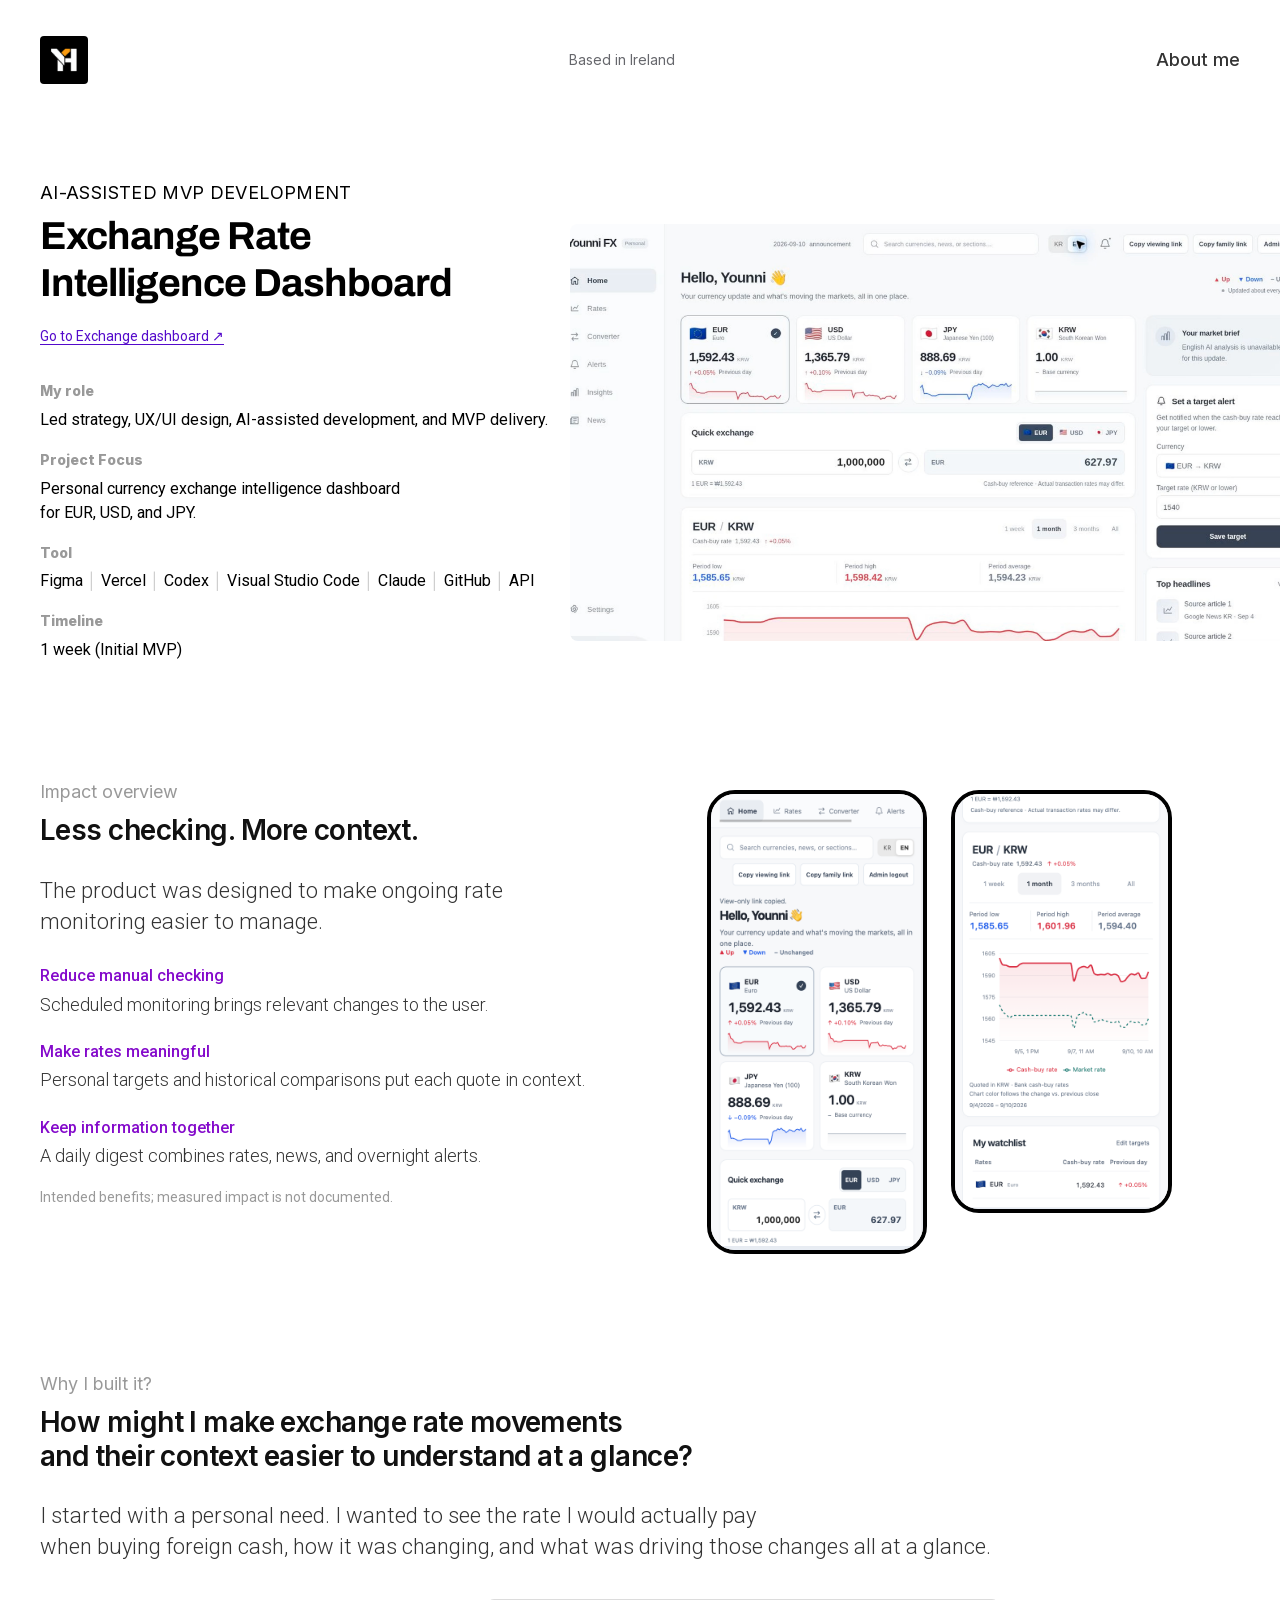
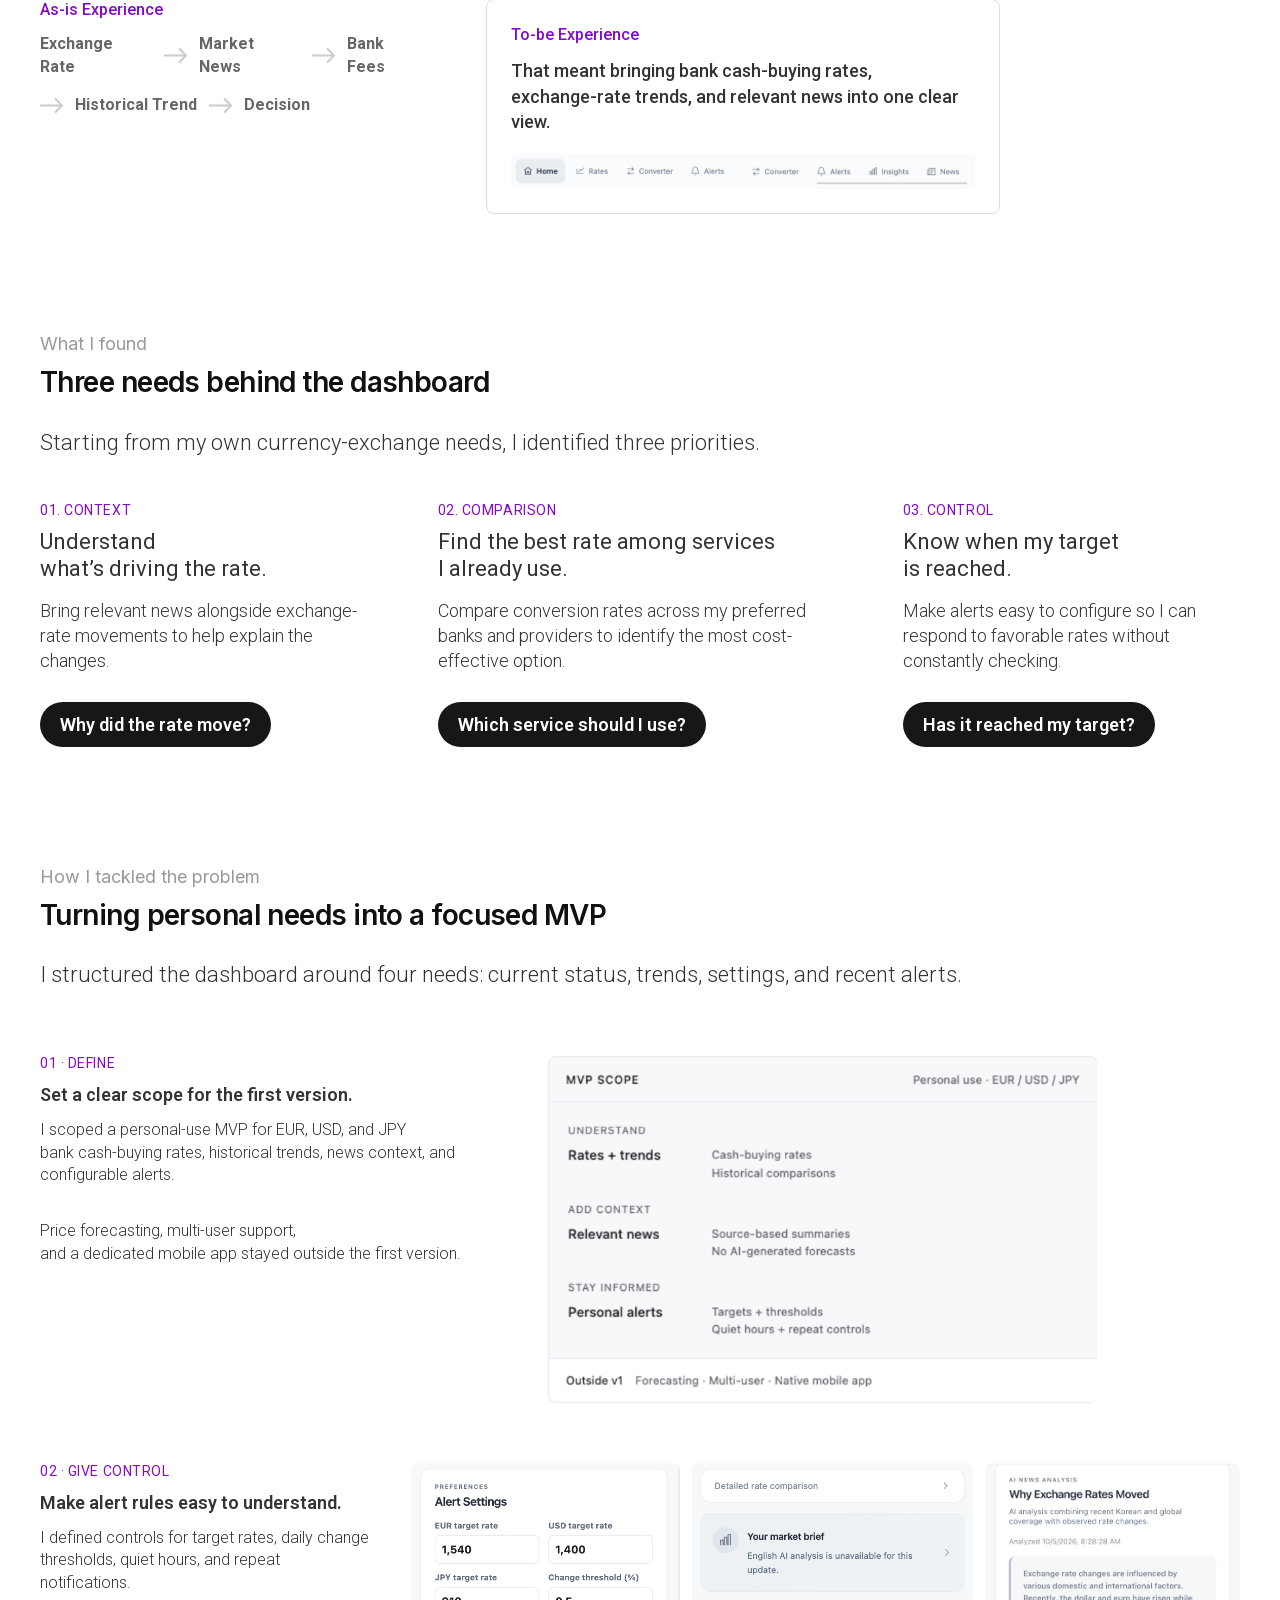
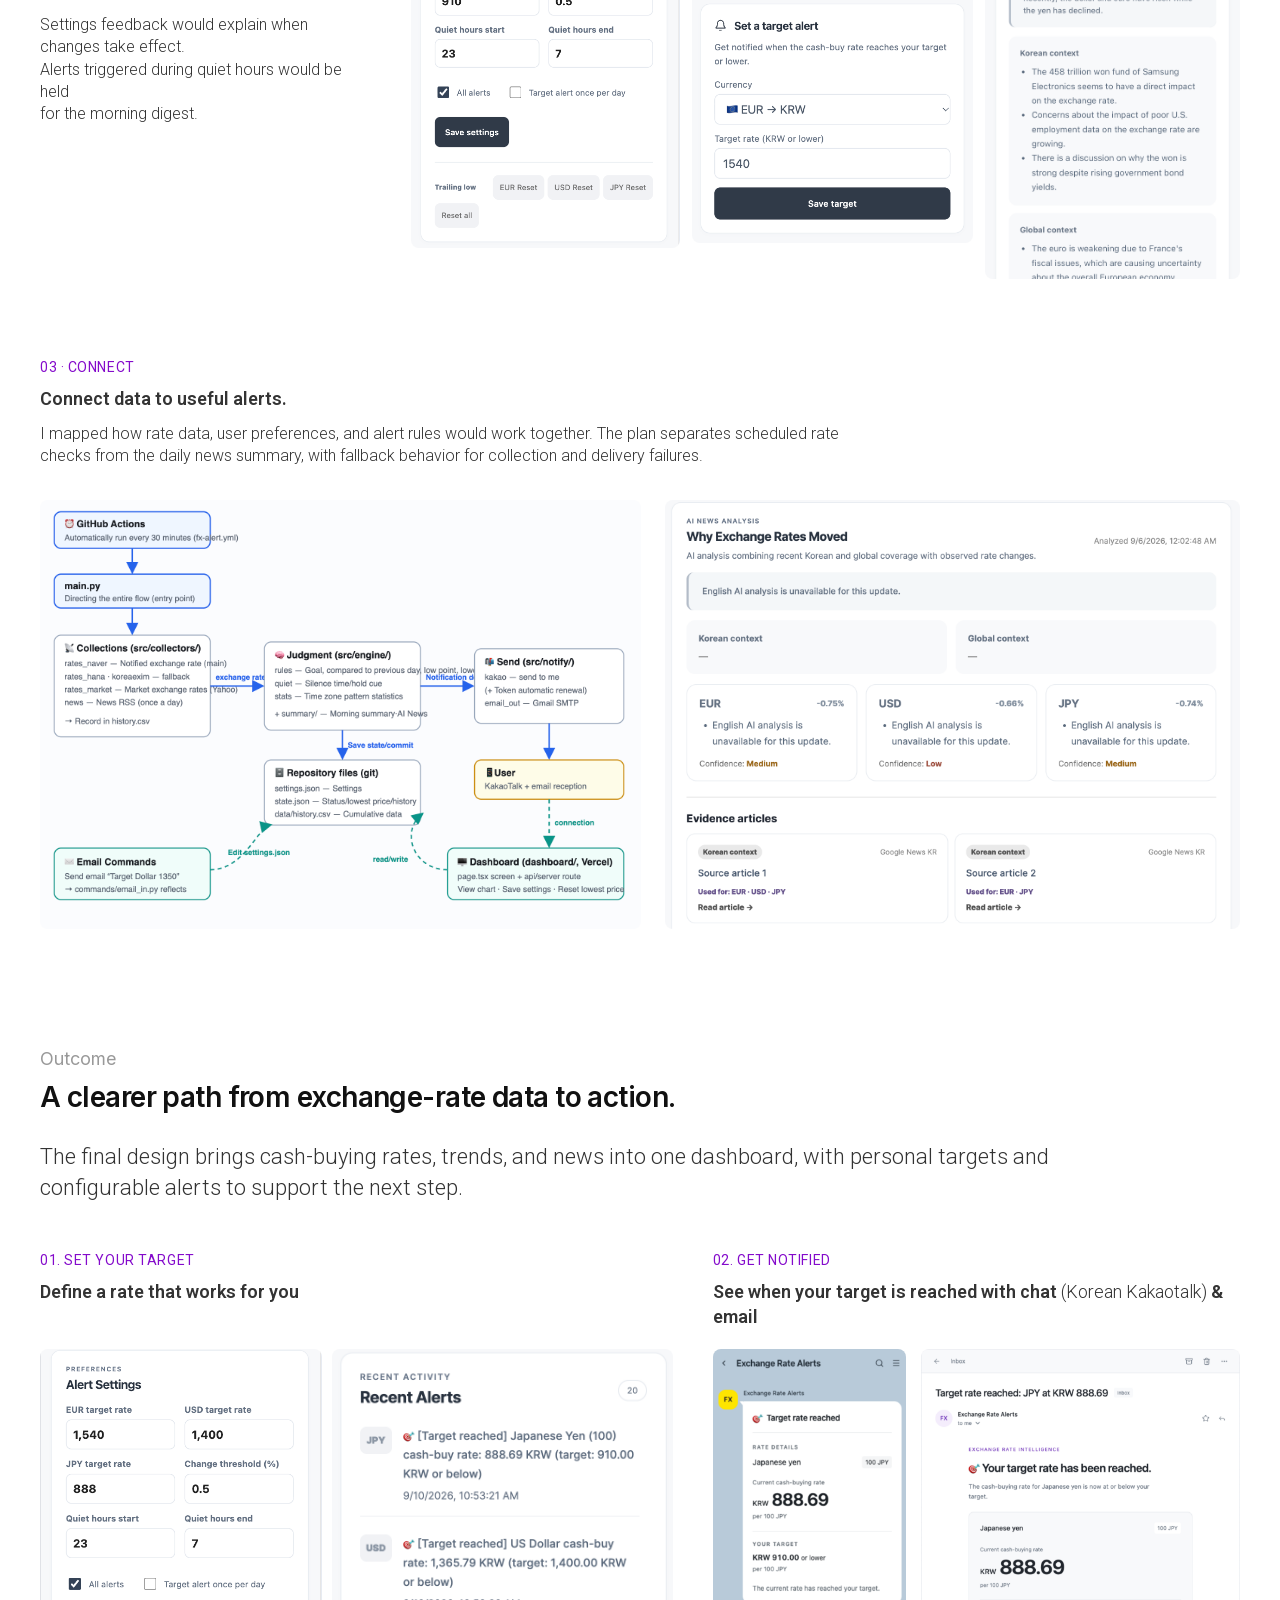
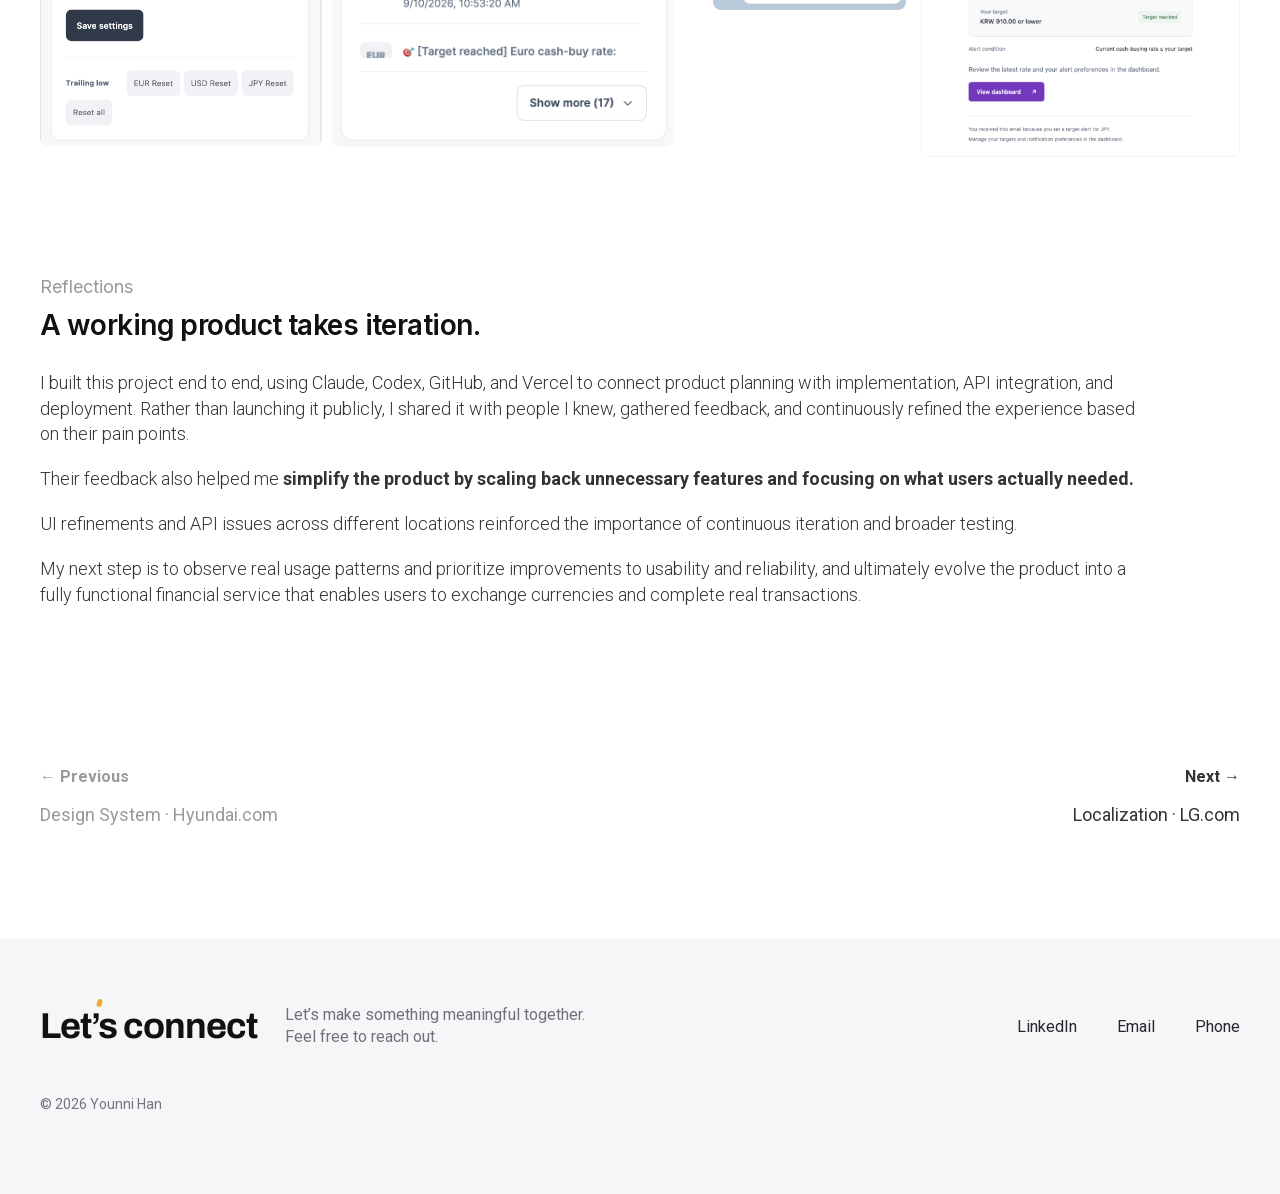
<file: page4/index.html>
<!DOCTYPE html>

<html lang="en"><head><meta charset="utf-8"/><meta content="width=device-width,initial-scale=1" name="viewport"/><title>Exchange Rate Intelligence Dashboard — Younni Han</title><meta content="An AI-assisted MVP case study: bringing currency rates, trends, news and configurable alerts into one personal dashboard." name="description"/><link href="/shared/site.css" rel="stylesheet"/><link href="/page4/styles.css" rel="stylesheet"/><script defer="" src="/shared/site.js?v=a15a8c0"></script><link href="/shared/project-navigation.css" rel="stylesheet"/></head><body><a class="skip-link" href="#case-study">Skip to case study</a><header class="portfolio-header"><a aria-label="Younni Han — Home" href="/"><img alt="Younni Han" class="logo" height="60" src="/page1/assets/logo.png" width="60"/></a><span class="location">Based in Ireland</span><a href="/aboutMe/">About me</a></header><main class="wrap" id="case-study">
<section aria-labelledby="project-title" class="hero"><div><p class="project-category">AI-assisted MVP development</p><h1 id="project-title">Exchange Rate<br/>Intelligence Dashboard</h1><a class="product-link" href="https://exchange-app-demo.vercel.app/" rel="noopener noreferrer" target="_blank">Go to Exchange dashboard ↗</a><dl class="project-facts"><div><dt>My role</dt><dd>Led strategy, UX/UI design, AI-assisted development, and MVP delivery.</dd></div><div><dt>Project Focus</dt><dd>Personal currency exchange intelligence dashboard<br class="hero-reference-break"/>for EUR, USD, and JPY.</dd></div><div><dt>Tool</dt><dd>Figma <span>│</span> Vercel <span>│</span> Codex <span>│</span> Visual Studio Code <span>│</span> Claude <span>│</span> GitHub <span>│</span> API</dd></div><div><dt>Timeline</dt><dd>1 week (Initial MVP)</dd></div></dl></div><figure class="design-slot hero-screen" style="--w:747;--h:428"><video aria-label="Exchange Rate Intelligence Dashboard demonstration" autoplay="" loop="" muted="" playsinline="" poster="/page4/assets/6caf1.png" preload="metadata"><source src="/page4/assets/fx-dashboard-en-pc.mp4" type="video/mp4"/></video></figure></section>
<section class="impact two-col"> <div><header class="section-heading"><p class="section-label">Impact overview</p><h2>Less checking. More context.</h2></header><p class="lead">The product was designed to make ongoing rate monitoring easier to manage.</p><dl class="benefits"><div><dt>Reduce manual checking</dt><dd>Scheduled monitoring brings relevant changes to the user.</dd></div><div><dt>Make rates meaningful</dt><dd>Personal targets and historical comparisons put each quote in context.</dd></div><div><dt>Keep information together</dt><dd>A daily digest combines rates, news, and overnight alerts.</dd></div></dl><p class="note">Intended benefits; measured impact is not documented.</p></div><div class="phone-pair"><figure class="design-slot mobile-screen" style="--w:245;--h:515"><img alt="Mobile dashboard showing exchange rates and historical charts" decoding="async" loading="lazy" src="/page4/assets/2642d.png" style="left:0;top:-3.23%;width:100%;height:103.23%"/></figure><figure class="design-slot mobile-screen" style="--w:245;--h:469"><img alt="Mobile dashboard with currency trends and rate alerts" decoding="async" loading="lazy" src="/page4/assets/2d40c.png" style="inset:0;width:100%;height:100%;object-fit:cover"/></figure></div></section>
<section><header class="section-heading"><p class="section-label">Why I built it?</p><h2>How might I make exchange rate movements<br/>and their context easier to understand at a glance?</h2></header><p class="lead">I started with a personal need. I wanted to see the rate I would actually pay<br class="desktop-break"/> when buying foreign cash, how it was changing, and what was driving those changes all at a glance.</p><div class="experience-grid"><div><h3 class="accent-label">As-is Experience</h3><div class="fragmented"><span>Exchange Rate</span><span aria-hidden="true" class="experience-arrow"><img alt="" height="14.7279" src="/page4/assets/0dbb4.svg" width="23"/></span><span>Market News</span><span aria-hidden="true" class="experience-arrow"><img alt="" height="14.7279" src="/page4/assets/0dbb4.svg" width="23"/></span><span>Bank Fees</span></div><div class="fragmented second-line"><span aria-hidden="true" class="experience-arrow"><img alt="" height="14.7279" src="/page4/assets/0dbb4.svg" width="23"/></span><span>Historical Trend</span><span aria-hidden="true" class="experience-arrow"><img alt="" height="14.7279" src="/page4/assets/0dbb4.svg" width="23"/></span><span>Decision</span></div></div><div class="to-be"><h3 class="accent-label">To-be Experience</h3><p>That meant bringing bank cash-buying rates,<br/>exchange-rate trends, and relevant news into one clear view.</p><div class="rate-cards"><figure class="design-slot" style="--w:277.846;--h:42"><img alt="EUR cash-buying rate" decoding="async" loading="lazy" src="/page4/assets/946ac.png" style="left:-2.33%;top:0;width:102.33%;height:100%"/></figure><figure class="design-slot" style="--w:274.615;--h:40.923"><img alt="USD cash-buying rate" decoding="async" loading="lazy" src="/page4/assets/b24ba.png" style="left:-3.92%;top:0;width:103.92%;height:100%"/></figure></div></div></div></section>
<section><header class="section-heading"><p class="section-label">What I found</p><h2>Three needs behind the dashboard</h2></header><p class="lead">Starting from my own currency-exchange needs, I identified three priorities.</p><div class="needs-grid"><article><p class="step-label">01. CONTEXT</p><h3>Understand<br/>what’s driving the rate.</h3><p>Bring relevant news alongside exchange-rate movements to help explain the changes.</p><span class="question-pill">Why did the rate move?</span></article><article><p class="step-label">02. COMPARISON</p><h3>Find the best rate among services<br/>I already use.</h3><p>Compare conversion rates across my preferred banks and providers to identify the most cost-effective option.</p><span class="question-pill">Which service should I use?</span></article><article><p class="step-label">03. CONTROL</p><h3>Know when my target<br/>is reached.</h3><p>Make alerts easy to configure so I can respond to favorable rates without constantly checking.</p><span class="question-pill">Has it reached my target?</span></article></div></section>
<section><header class="section-heading"><p class="section-label">How I tackled the problem</p><h2>Turning personal needs into a focused MVP</h2></header><p class="lead">I structured the dashboard around four needs: current status, trends, settings, and recent alerts.</p><div class="process-row define"><div><p class="step-label">01 · DEFINE</p><h3>Set a clear scope for the first version.</h3><p>I scoped a personal-use MVP for EUR, USD, and JPY<br/>bank cash-buying rates, historical trends, news context, and configurable alerts.</p><p class="scope-note">Price forecasting, multi-user support,<br/>and a dedicated mobile app stayed outside the first version.</p></div><figure class="design-slot" style="--w:443;--h:280"><img alt="Product scope and dashboard information architecture" decoding="async" loading="lazy" src="/page4/assets/87a58.png" style="inset:0;width:100%;height:100%;object-fit:cover"/></figure></div><div class="process-row control"><div><p class="step-label">02 · GIVE CONTROL</p><h3>Make alert rules easy to understand.</h3><p>I defined controls for target rates, daily change thresholds, quiet hours, and repeat notifications.</p><p>Settings feedback would explain when changes take effect.<br/>Alerts triggered during quiet hours would be held<br/>for the morning digest.</p></div><div class="settings-images"><figure class="design-slot" style="--w:272;--h:390"><img alt="Alert rules and notification preferences" decoding="async" loading="lazy" src="/page4/assets/373bb.png" style="inset:0;width:100%;height:100%;object-fit:cover"/></figure><figure class="design-slot" style="--w:284;--h:385"><img alt="Notification channels and quiet hours" decoding="async" loading="lazy" src="/page4/assets/3aebe.png" style="inset:0;width:100%;height:100%;object-fit:cover"/></figure><figure class="design-slot" style="--w:258;--h:421"><img alt="Confirmation message explaining when new alert settings take effect" decoding="async" loading="lazy" src="/page4/assets/cfd15.png" style="left:0;top:-23.56%;width:100%;height:132.58%"/></figure></div></div><div class="connect"><p class="step-label">03 · CONNECT</p><h3>Connect data to useful alerts.</h3><p>I mapped how rate data, user preferences, and alert rules would work together. The plan separates scheduled rate checks from the daily news summary, with fallback behavior for collection and delivery failures.</p><div class="connection-images"><figure class="design-slot" style="--w:629;--h:449"><img alt="Data collection, scheduling and notification flow diagram" decoding="async" loading="lazy" src="/page4/assets/67d51.png" style="inset:0;width:100%;height:100%;object-fit:cover"/></figure><figure class="design-slot" style="--w:602;--h:449"><img alt="Exchange-rate monitoring and news summary implementation plan" decoding="async" loading="lazy" src="/page4/assets/11e28.png" style="left:0;top:-.01%;width:106.98%;height:100.02%"/></figure></div></div></section>
<section><header class="section-heading"><p class="section-label">Outcome</p><h2>A clearer path from exchange-rate data to action.</h2></header><p class="lead">The final design brings cash-buying rates, trends, and news into one dashboard, with personal targets and<br class="desktop-break"/> configurable alerts to support the next step.</p><div class="outcome-grid"><div><p class="step-label">01. SET YOUR TARGET</p><h3>Define a rate that works for you</h3><div class="target-images"><figure class="design-slot" style="--w:291;--h:410"><img alt="Target exchange-rate and notification configuration" decoding="async" loading="lazy" src="/page4/assets/6363b.png" style="inset:0;width:100%;height:100%;object-fit:cover"/></figure><figure class="design-slot" style="--w:351;--h:411"><img alt="Personal alert preferences and thresholds" decoding="async" loading="lazy" src="/page4/assets/e53cd.png" style="left:0;top:0;width:101.38%;height:100%"/></figure></div></div><div><p class="step-label">02. GET NOTIFIED</p><h3>See when your target is reached with chat <span>(Korean Kakaotalk)</span> &amp; email</h3><div class="notification-images"><figure class="design-slot" style="--w:217;--h:293"><img alt="Currency alert delivered to chat" decoding="async" loading="lazy" src="/page4/assets/00100.png" style="left:-3.1%;top:-9.42%;width:106.56%;height:139.17%"/></figure><figure class="design-slot" style="--w:357;--h:457"><img alt="Daily email digest of exchange rates, news and overnight alerts" decoding="async" loading="lazy" src="/page4/assets/c1830.png" style="inset:0;width:100%;height:100%;object-fit:cover"/></figure></div></div></div></section>
<section class="reflections"><header class="section-heading"><p class="section-label">Reflections</p><h2>A working product takes iteration.</h2></header><p>I built this project end to end, using Claude, Codex, GitHub, and Vercel to connect product planning with implementation, API integration, and deployment. Rather than launching it publicly, I shared it with people I knew, gathered feedback, and continuously refined the experience based on their pain points.</p><p>Their feedback also helped me <strong>simplify the product by scaling back unnecessary features and focusing on what users actually needed.</strong></p><p>UI refinements and API issues across different locations reinforced the importance of continuous iteration and broader testing.</p><p>My next step is to observe real usage patterns and prioritize improvements to usability and reliability, and ultimately evolve the product into a fully functional financial service that enables users to exchange currencies and complete real transactions.</p></section><nav aria-label="More projects" class="project-nav"><a href="/page3/"><strong>← Previous</strong><span>Design System · Hyundai.com</span></a><a href="/page2/"><strong>Next →</strong><span>Localization · LG.com</span></a></nav></main></body></html>
</file>
<file: shared/site.css>
@font-face {
  font-family: Archivo;
  src: url("/page1/assets/fonts/archivo-700.ttf") format("truetype");
  font-weight: 700;
  font-style: normal;
  font-display: swap;
}
@font-face {
  font-family: HeroNavigation;
  src: url("/_next/static/media/83afe278b6a6bb3c-s.p.3a6ba036.woff2")
    format("woff2");
  font-weight: 100 900;
  font-style: normal;
  font-display: swap;
}
@font-face {
  font-family: CaseStudy;
  src: url("/_next/static/media/ce62453a442c7f35-s.p.124b2306.woff2")
    format("woff2");
  font-weight: 100 900;
  font-style: normal;
  font-display: swap;
}

/* Shared navigation and contact footer. Scoped to avoid legacy page styles. */
.portfolio-header {
  box-sizing: border-box;
  width: min(1200px, calc(100% - 80px));
  margin-inline: auto;
  padding-top: 36px;
  display: flex;
  align-items: center;
  justify-content: space-between;
  gap: 24px;
  font-family: HeroNavigation, Arial, sans-serif;
}
.portfolio-header a {
  color: inherit;
  text-decoration: none;
}
.portfolio-header .logo {
  display: block;
  width: 48px;
  height: 48px;
  border-radius: 4px;
}
.portfolio-header .location {
  font-size: 14px;
  font-weight: 400;
  color: var(--header-muted, #66676c);
}
.portfolio-header > a:last-child {
  font-size: 18px;
  font-weight: 500;
}
.portfolio-header a:hover {
  color: var(--header-accent, #007d62);
}
.portfolio-header a:focus-visible {
  outline: 2px solid #008e70;
  outline-offset: 8px;
}
.site-footer {
  box-sizing: border-box;
  width: 100%;
  padding: 64px 0 80px;
  border-top: 1px solid #dedee4;
  background: #f6f6f9;
  color: #25262a;
  font-family: CaseStudy, Arial, sans-serif;
  font-size: 16px;
  line-height: 1.45;
  font-weight: 400;
  text-align: left;
  color-scheme: light;
}
.site-footer *,
.site-footer *::before,
.site-footer *::after {
  box-sizing: border-box;
}
.site-footer .footer-inner {
  width: min(1200px, calc(100% - 80px));
  margin-inline: auto;
}
.site-footer .footer-row {
  display: flex;
  align-items: center;
  justify-content: space-between;
  gap: 40px;
}
.site-footer .footer-message {
  display: flex;
  align-items: center;
  gap: 28px;
}
.site-footer .footer-title {
  position: relative;
  font-family: Archivo, CaseStudy, Arial, sans-serif;
  font-size: 36px;
  font-weight: 700;
  letter-spacing: -1px;
  line-height: 1.2;
  margin: 0;
  white-space: nowrap;
}
.site-footer .footer-title::before {
  content: "";
  position: absolute;
  width: 5px;
  height: 8px;
  background: #efaa2d;
  border-radius: 3px;
  left: 57px;
  top: -6px;
  transform: rotate(15deg);
}
.site-footer .footer-copy {
  font-size: 16px;
  line-height: 22px;
  color: #707177;
  margin: 0;
}
.site-footer .footer-links {
  display: flex;
  gap: 40px;
  align-items: center;
  margin: 0;
}
.site-footer .footer-links a {
  font: inherit;
  font-size: 16px;
  color: #25262a;
  text-decoration: none;
  padding-block: 12px;
  transition: color 0.18s;
}
.site-footer .footer-links a:hover {
  color: #007d62;
  text-decoration: underline;
  text-underline-offset: 5px;
}
.site-footer a:focus-visible {
  outline: 2px solid #007d62;
  outline-offset: 5px;
}
.site-footer .footer-copyright {
  color: #74757c;
  font-size: 14px;
  margin: 44px 0 0;
}
@media (max-width: 900px) {
  .site-footer .footer-row {
    align-items: flex-start;
    flex-direction: column;
    gap: 24px;
  }
}
@media (max-width: 600px) {
  .portfolio-header,
  .site-footer .footer-inner {
    width: calc(100% - 40px);
  }
  .portfolio-header {
    gap: 16px;
  }
  .site-footer .footer-message {
    align-items: flex-start;
    flex-direction: column;
    gap: 16px;
  }
  .site-footer .footer-links {
    gap: 32px;
  }
}
@media (prefers-reduced-motion: reduce) {
  .site-footer a {
    transition: none;
  }
}
</file>
<file: main/styles.css>
:root {
  color-scheme: light;
  --main-bg: #f6f6f9;
  --main-ink: #222327;
  --main-muted: #66676d;
  --main-accent: #007d62;
  --main-width: 1200px;
  --section-gap: 120px;
}
* {
  box-sizing: border-box;
}
html {
  scroll-behavior: smooth;
  overflow-x: clip;
}
body {
  margin: 0;
  background: var(--main-bg);
  color: var(--main-ink);
  font-family: CaseStudy, Arial, sans-serif;
  font-size: 18px;
  line-height: 1.45;
  overflow-x: clip;
}
h1,
h2,
h3,
p,
figure {
  margin: 0;
}
a {
  color: inherit;
  text-decoration: none;
}
img {
  display: block;
}
.main-wrap {
  width: min(var(--main-width), calc(100% - 80px));
  margin-inline: auto;
}
.skip-link {
  position: absolute;
  top: -100px;
  left: 24px;
  z-index: 10;
  background: white;
  padding: 12px 20px;
}
.skip-link:focus {
  top: 12px;
}
.introduction {
  display: grid;
  isolation: isolate;
  grid-template-columns: minmax(0, 1fr) 192px;
  align-items: start;
  gap: 64px;
  margin-top: var(--section-gap);
}
.introduction h1 {
  font-size: 46px;
  line-height: 1.2;
  font-weight: 400;
  letter-spacing: -1.2px;
}
.introduction > div {
  max-width: 760px;
  min-width: 0;
}
.introduction h1 strong {
  font-family: Archivo, CaseStudy, Arial, sans-serif;
  font-weight: 700;
}
.intro-copy {
  margin-top: 24px;
  font-size: 22px;
  line-height: 1.4;
  color: #5d5e65;
}
.intro-copy p + p {
  margin-top: 28px;
}
.intro-copy strong {
  font-weight: 600;
  color: #2b2c31;
}
.intro-line {
  display: block;
  text-wrap: pretty;
}
.portrait-orbit {
  display: block;
  z-index: -1;
  width: 192px;
  margin-top: 4px;
  transform: translateX(-48px);
}
.portrait-aura {
  position: relative;
  display: block;
  width: 100%;
  isolation: isolate;
  transform: translate3d(var(--portrait-x, 0px), var(--portrait-y, 0px), 0)
    rotate(var(--portrait-tilt, 0deg));
}
.portrait-aura::before,
.portrait-aura::after {
  content: "";
  position: absolute;
  pointer-events: none;
  z-index: -1;
  inset: -76px -90px;
  border-radius: 42% 58% 65% 35% / 55% 42% 58% 45%;
  background: radial-gradient(
    ellipse at 65% 60%,
    #f89e175c,
    #f89e1726 42%,
    #f89e1700 72%
  );
  filter: blur(28px);
  opacity: 0.75;
  animation: portrait-glow 9s ease-in-out infinite alternate;
  transition: opacity 0.6s ease;
}
.portrait-aura::after {
  inset: -60px -100px -80px -70px;
  background: radial-gradient(
    ellipse at 35% 35%,
    #ffd08a66,
    #f89e172b 40%,
    #f89e1700 72%
  );
  animation-duration: 12s;
  animation-delay: -5s;
  animation-direction: alternate-reverse;
}
.portrait-aura:hover::before,
.portrait-aura:hover::after {
  opacity: 1;
}
@keyframes portrait-glow {
  0% {
    transform: translate(-8px, 4px) rotate(-12deg) scale(0.94);
    border-radius: 42% 58% 65% 35% / 55% 42% 58% 45%;
  }
  50% {
    transform: translate(6px, -8px) rotate(12deg) scale(1.06);
    border-radius: 65% 35% 42% 58% / 40% 60% 35% 65%;
  }
  100% {
    transform: translate(-3px, 9px) rotate(28deg) scale(1);
    border-radius: 38% 62% 55% 45% / 62% 38% 65% 35%;
  }
}
.portrait {
  width: 100%;
  border-radius: 50%;
}
/* Show only the exact image slots from the user-supplied PNG. The text and
   page layout are HTML, and the original image is kept unmodified. */
.design-image {
  position: relative;
  display: block;
  overflow: hidden;
  aspect-ratio: var(--crop-w) / var(--crop-h);
  isolation: isolate;
}
.design-image > img {
  position: absolute;
  width: calc(1920 / var(--crop-w) * 100%);
  max-width: none;
  height: auto;
  left: calc(var(--crop-x) / var(--crop-w) * -100%);
  top: calc(var(--crop-y) / var(--crop-h) * -100%);
}
.projects {
  margin-top: var(--section-gap);
}
.project-grid {
  display: grid;
  grid-template-columns: repeat(2, minmax(0, 1fr));
  gap: 40px 16px;
}
.project-card {
  display: block;
  min-width: 0;
  position: relative;
  border-radius: 8px;
  transition: transform 0.6s cubic-bezier(0.22, 1, 0.36, 1);
}
.project-visual {
  display: block;
  overflow: hidden;
  border-radius: 8px;
  position: relative;
  background: #e7e7ea;
  box-shadow: 0 2px 8px rgb(0 0 0 / 0);
  transition: box-shadow 0.6s cubic-bezier(0.22, 1, 0.36, 1);
}
.project-visual .design-image {
  transition: transform 0.75s cubic-bezier(0.22, 1, 0.36, 1);
}
.project-meta-label {
  letter-spacing: 2px;
  margin-top: 18px;
  font-size: 14px;
  line-height: 20px;
  color: #72737b;
  font-weight: 400;
  text-transform: uppercase;
}
.project-card h2 {
  font-family: CaseStudy, Arial, sans-serif;
  font-size: 24px;
  line-height: 1.25;
  font-weight: 400;
  letter-spacing: -0.35px;
  margin-top: 6px;
}
.project-card:hover,
.project-card:focus-visible {
  transform: translateY(-4px);
}
.project-card:hover .project-visual,
.project-card:focus-visible .project-visual {
  box-shadow:
    0 18px 40px -12px rgb(0 0 0 / 0.18),
    0 4px 12px -4px rgb(0 0 0 / 0.08);
}
.project-card:hover .design-image,
.project-card:focus-visible .design-image {
  transform: scale(1.012);
}
.project-card:focus-visible {
  outline: 2px solid #4d4e54;
  outline-offset: 8px;
}
.project-status {
  position: absolute;
  z-index: 1;
  right: 18px;
  top: 18px;
  padding: 8px 14px;
  background: #fffffff0;
  border-radius: 24px;
  color: #4b5050;
  font-size: 14px;
  font-weight: 500;
}
.brands {
  margin-top: var(--section-gap);
  margin-bottom: var(--section-gap);
}
.brands > h2 {
  font-size: 28px;
  line-height: 1.3;
  font-weight: 600;
  margin-bottom: 40px;
}
.brand-grid {
  display: grid;
  grid-template-columns: repeat(2, minmax(0, 1fr));
  gap: 20px;
}
.brand-card {
  display: grid;
  grid-template-columns: 44% minmax(0, 1fr);
  gap: 24px;
  align-items: center;
  background: white;
  border: 1px solid transparent;
  border-radius: 4px;
  padding: 22px;
  min-height: 156px;
  cursor: default;
}
.brand-logo {
  display: grid;
  place-items: center;
  background: var(--main-bg);
  width: 100%;
  aspect-ratio: 282 / 110;
}
.brand-logo > img {
  filter: grayscale(1);
  opacity: 0.72;
  transition:
    filter 0.45s ease,
    opacity 0.45s ease;
}
.brand-logo:not(.design-image) > img {
  width: 68%;
  height: auto;
  max-height: 76%;
  object-fit: contain;
}
.brand-logo.brand-logo-lg > img {
  width: 40%;
}
.brand-logo.brand-logo-smeg > img {
  width: 58%;
}
.brand-logo.brand-logo-legoland > img {
  width: 44%;
  max-height: none;
  place-self: center;
  /* Center the wordmark, excluding the white decoration on the asset's left. */
  aspect-ratio: 344 / 190;
  object-fit: cover;
  object-position: right center;
}
@media (hover: hover) {
  .brand-card:hover .brand-logo > img {
    filter: grayscale(0);
    opacity: 1;
  }
}
.brand-category {
  font-size: 12px;
  line-height: 18px;
  letter-spacing: 2px;
  text-transform: uppercase;
  color: #75777e;
}
.brand-card h3 {
  font-size: 22px;
  line-height: 28px;
  font-weight: 500;
  margin-top: 3px;
}
.brand-description {
  font-size: 16px;
  line-height: 23px;
  color: #64666d;
  margin-top: 10px;
}
@media (max-width: 1100px) {
  .introduction {
    grid-template-columns: minmax(0, 1fr) 160px;
    gap: 36px;
  }
  .portrait-orbit {
    width: 160px;
    transform: none;
  }
  .brand-card {
    grid-template-columns: 38% minmax(0, 1fr);
    gap: 18px;
    padding: 18px;
  }
}
@media (max-width: 760px) {
  :root {
    --section-gap: 64px;
  }
  .main-wrap {
    width: calc(100% - 40px);
  }
  .introduction {
    grid-template-columns: 1fr;
    gap: 32px;
    margin-top: 48px;
  }
  .introduction h1 {
    font-size: clamp(30px, 8vw, 40px);
    line-height: 1.2;
    letter-spacing: -0.8px;
  }
  .introduction h1 strong {
    display: block;
  }
  .intro-copy {
    font-size: 18px;
    line-height: 1.4;
    margin-top: 20px;
  }
  .intro-copy p + p { margin-top: 20px; }
  .intro-line { display: inline; }
  .intro-copy strong {
    display: block;
    margin-top: 20px;
  }
  .portrait-orbit {
    grid-row: 1;
    width: 112px;
    margin: 0;
  }
  .portrait-aura::before,
  .portrait-aura::after {
    inset: -28px -36px;
    filter: blur(20px);
  }
  .project-grid,
  .brand-grid {
    grid-template-columns: 1fr;
  }
  .project-grid { gap: 36px; }
  .project-meta-label {
    font-size: 12px;
    letter-spacing: 1.2px;
    line-height: 18px;
    margin-top: 16px;
  }
  .project-card h2 {
    font-size: 22px;
    line-height: 1.3;
  }
  .project-status {
    font-size: 12px;
    padding: 6px 10px;
    top: 12px;
    right: 12px;
  }
  .brands > h2 {
    font-size: 24px;
    margin-bottom: 24px;
  }
  .brand-grid { gap: 12px; }
  .brand-card {
    grid-template-columns: minmax(80px, 0.7fr) minmax(0, 1.3fr);
    gap: 16px;
    padding: 16px;
    min-height: 0;
  }
  .brand-category {
    font-size: 10px;
    line-height: 16px;
    letter-spacing: 1px;
  }
  .brand-card h3 { font-size: 18px; line-height: 24px; }
  .brand-description { font-size: 14px; line-height: 20px; margin-top: 6px; }
}
@media (hover: none) {
  .project-card:hover { transform: none; }
  .project-card:hover .design-image { transform: none; }
}
@media (prefers-reduced-motion: reduce) {
  .portrait-aura::before,
  .portrait-aura::after {
    animation: none;
    transition: none;
  }
  html {
    scroll-behavior: auto;
  }
  .project-card,
  .project-visual,
  .project-visual .design-image,
  .brand-logo > img {
    transition: none;
  }
  .project-card:hover,
  .project-card:focus-visible,
  .project-card:hover .design-image,
  .project-card:focus-visible .design-image {
    transform: none;
  }
}
/* Independent 3x Figma exports keep project previews sharp on retina screens. */
.project-retina-image{display:block;position:absolute;inset:0;overflow:hidden}
.project-retina-image>img{display:block;width:100%;height:100%;object-fit:cover}
.project-retina-image>.hyundai-hand-retina{position:absolute;left:2.229%;top:8.462%;width:57.653%;height:91.538%;object-fit:fill}
.project-visual{aspect-ratio:674/520}
.project-retina-image{transition:transform .75s cubic-bezier(.22,1,.36,1)}
.project-retina-image>.hyundai-hand-frame{position:absolute;left:2.229%;top:8.462%;width:57.653%;height:91.538%;overflow:hidden}
.hyundai-hand-frame>.hyundai-hand-retina{position:absolute;left:-11.92%;top:0;width:131.11%;height:109.54%;max-width:none}
</file>
<file: shared/mobile.css>
/* Opt-in mobile navigation/footer: loaded by Main, About and Page1 only. */
@media (max-width: 760px) {
  .portfolio-header,
  .site-footer .footer-inner {
    width: calc(100% - 40px);
  }
  .portfolio-header {
    padding-top: 24px;
    gap: 12px;
  }
  .portfolio-header .logo {
    width: 40px;
    height: 40px;
  }
  .portfolio-header > a {
    display: inline-flex;
    align-items: center;
    min-height: 44px;
  }
  .portfolio-header .location {
    font-size: 12px;
    white-space: nowrap;
  }
  .portfolio-header > a:last-child {
    font-size: 16px;
    white-space: nowrap;
  }
  .site-footer {
    padding: 48px 0 max(40px, env(safe-area-inset-bottom));
  }
  .site-footer .footer-row,
  .site-footer .footer-message {
    flex-direction: column;
    align-items: flex-start;
    gap: 20px;
  }
  .site-footer .footer-title,
  .about-page .site-footer .footer-title {
    font-size: 32px;
    line-height: 1.2;
  }
  .site-footer .footer-title::before {
    left: 50px;
  }
  .site-footer .footer-copy,
  .site-footer .footer-links a {
    font-size: 16px;
    line-height: 1.4;
  }
  .site-footer .footer-links {
    flex-wrap: wrap;
    gap: 8px 28px;
  }
  .site-footer .footer-links a {
    display: inline-flex;
    align-items: center;
    min-height: 44px;
  }
  .site-footer .footer-copyright {
    margin-top: 32px;
  }
}
</file>
<file: _next/static/chunks/53c2a6c01c41eeed.css>
*{box-sizing:border-box}html,body{width:100%;font-family:var(--font-inter),-apple-system,BlinkMacSystemFont,"Segoe UI",sans-serif;color:#111;margin:0;padding:0}a{color:inherit;text-decoration:none}ul,li,p{margin:0;padding:0;list-style:none}
@font-face{font-family:Inter;font-style:normal;font-weight:100;font-display:swap;src:url(../media/2c55a0e60120577a-s.2a48534a.woff2)format("woff2");unicode-range:U+460-52F,U+1C80-1C8A,U+20B4,U+2DE0-2DFF,U+A640-A69F,U+FE2E-FE2F}@font-face{font-family:Inter;font-style:normal;font-weight:100;font-display:swap;src:url(../media/9c72aa0f40e4eef8-s.18a48cbc.woff2)format("woff2");unicode-range:U+301,U+400-45F,U+490-491,U+4B0-4B1,U+2116}@font-face{font-family:Inter;font-style:normal;font-weight:100;font-display:swap;src:url(../media/ad66f9afd8947f86-s.7a40eb73.woff2)format("woff2");unicode-range:U+1F??}@font-face{font-family:Inter;font-style:normal;font-weight:100;font-display:swap;src:url(../media/5476f68d60460930-s.c995e352.woff2)format("woff2");unicode-range:U+370-377,U+37A-37F,U+384-38A,U+38C,U+38E-3A1,U+3A3-3FF}@font-face{font-family:Inter;font-style:normal;font-weight:100;font-display:swap;src:url(../media/2bbe8d2671613f1f-s.76dcb0b2.woff2)format("woff2");unicode-range:U+102-103,U+110-111,U+128-129,U+168-169,U+1A0-1A1,U+1AF-1B0,U+300-301,U+303-304,U+308-309,U+323,U+329,U+1EA0-1EF9,U+20AB}@font-face{font-family:Inter;font-style:normal;font-weight:100;font-display:swap;src:url(../media/1bffadaabf893a1e-s.7cd81963.woff2)format("woff2");unicode-range:U+100-2BA,U+2BD-2C5,U+2C7-2CC,U+2CE-2D7,U+2DD-2FF,U+304,U+308,U+329,U+1D00-1DBF,U+1E00-1E9F,U+1EF2-1EFF,U+2020,U+20A0-20AB,U+20AD-20C0,U+2113,U+2C60-2C7F,U+A720-A7FF}@font-face{font-family:Inter;font-style:normal;font-weight:100;font-display:swap;src:url(../media/83afe278b6a6bb3c-s.p.3a6ba036.woff2)format("woff2");unicode-range:U+??,U+131,U+152-153,U+2BB-2BC,U+2C6,U+2DA,U+2DC,U+304,U+308,U+329,U+2000-206F,U+20AC,U+2122,U+2191,U+2193,U+2212,U+2215,U+FEFF,U+FFFD}@font-face{font-family:Inter;font-style:normal;font-weight:200;font-display:swap;src:url(../media/2c55a0e60120577a-s.2a48534a.woff2)format("woff2");unicode-range:U+460-52F,U+1C80-1C8A,U+20B4,U+2DE0-2DFF,U+A640-A69F,U+FE2E-FE2F}@font-face{font-family:Inter;font-style:normal;font-weight:200;font-display:swap;src:url(../media/9c72aa0f40e4eef8-s.18a48cbc.woff2)format("woff2");unicode-range:U+301,U+400-45F,U+490-491,U+4B0-4B1,U+2116}@font-face{font-family:Inter;font-style:normal;font-weight:200;font-display:swap;src:url(../media/ad66f9afd8947f86-s.7a40eb73.woff2)format("woff2");unicode-range:U+1F??}@font-face{font-family:Inter;font-style:normal;font-weight:200;font-display:swap;src:url(../media/5476f68d60460930-s.c995e352.woff2)format("woff2");unicode-range:U+370-377,U+37A-37F,U+384-38A,U+38C,U+38E-3A1,U+3A3-3FF}@font-face{font-family:Inter;font-style:normal;font-weight:200;font-display:swap;src:url(../media/2bbe8d2671613f1f-s.76dcb0b2.woff2)format("woff2");unicode-range:U+102-103,U+110-111,U+128-129,U+168-169,U+1A0-1A1,U+1AF-1B0,U+300-301,U+303-304,U+308-309,U+323,U+329,U+1EA0-1EF9,U+20AB}@font-face{font-family:Inter;font-style:normal;font-weight:200;font-display:swap;src:url(../media/1bffadaabf893a1e-s.7cd81963.woff2)format("woff2");unicode-range:U+100-2BA,U+2BD-2C5,U+2C7-2CC,U+2CE-2D7,U+2DD-2FF,U+304,U+308,U+329,U+1D00-1DBF,U+1E00-1E9F,U+1EF2-1EFF,U+2020,U+20A0-20AB,U+20AD-20C0,U+2113,U+2C60-2C7F,U+A720-A7FF}@font-face{font-family:Inter;font-style:normal;font-weight:200;font-display:swap;src:url(../media/83afe278b6a6bb3c-s.p.3a6ba036.woff2)format("woff2");unicode-range:U+??,U+131,U+152-153,U+2BB-2BC,U+2C6,U+2DA,U+2DC,U+304,U+308,U+329,U+2000-206F,U+20AC,U+2122,U+2191,U+2193,U+2212,U+2215,U+FEFF,U+FFFD}@font-face{font-family:Inter;font-style:normal;font-weight:300;font-display:swap;src:url(../media/2c55a0e60120577a-s.2a48534a.woff2)format("woff2");unicode-range:U+460-52F,U+1C80-1C8A,U+20B4,U+2DE0-2DFF,U+A640-A69F,U+FE2E-FE2F}@font-face{font-family:Inter;font-style:normal;font-weight:300;font-display:swap;src:url(../media/9c72aa0f40e4eef8-s.18a48cbc.woff2)format("woff2");unicode-range:U+301,U+400-45F,U+490-491,U+4B0-4B1,U+2116}@font-face{font-family:Inter;font-style:normal;font-weight:300;font-display:swap;src:url(../media/ad66f9afd8947f86-s.7a40eb73.woff2)format("woff2");unicode-range:U+1F??}@font-face{font-family:Inter;font-style:normal;font-weight:300;font-display:swap;src:url(../media/5476f68d60460930-s.c995e352.woff2)format("woff2");unicode-range:U+370-377,U+37A-37F,U+384-38A,U+38C,U+38E-3A1,U+3A3-3FF}@font-face{font-family:Inter;font-style:normal;font-weight:300;font-display:swap;src:url(../media/2bbe8d2671613f1f-s.76dcb0b2.woff2)format("woff2");unicode-range:U+102-103,U+110-111,U+128-129,U+168-169,U+1A0-1A1,U+1AF-1B0,U+300-301,U+303-304,U+308-309,U+323,U+329,U+1EA0-1EF9,U+20AB}@font-face{font-family:Inter;font-style:normal;font-weight:300;font-display:swap;src:url(../media/1bffadaabf893a1e-s.7cd81963.woff2)format("woff2");unicode-range:U+100-2BA,U+2BD-2C5,U+2C7-2CC,U+2CE-2D7,U+2DD-2FF,U+304,U+308,U+329,U+1D00-1DBF,U+1E00-1E9F,U+1EF2-1EFF,U+2020,U+20A0-20AB,U+20AD-20C0,U+2113,U+2C60-2C7F,U+A720-A7FF}@font-face{font-family:Inter;font-style:normal;font-weight:300;font-display:swap;src:url(../media/83afe278b6a6bb3c-s.p.3a6ba036.woff2)format("woff2");unicode-range:U+??,U+131,U+152-153,U+2BB-2BC,U+2C6,U+2DA,U+2DC,U+304,U+308,U+329,U+2000-206F,U+20AC,U+2122,U+2191,U+2193,U+2212,U+2215,U+FEFF,U+FFFD}@font-face{font-family:Inter;font-style:normal;font-weight:400;font-display:swap;src:url(../media/2c55a0e60120577a-s.2a48534a.woff2)format("woff2");unicode-range:U+460-52F,U+1C80-1C8A,U+20B4,U+2DE0-2DFF,U+A640-A69F,U+FE2E-FE2F}@font-face{font-family:Inter;font-style:normal;font-weight:400;font-display:swap;src:url(../media/9c72aa0f40e4eef8-s.18a48cbc.woff2)format("woff2");unicode-range:U+301,U+400-45F,U+490-491,U+4B0-4B1,U+2116}@font-face{font-family:Inter;font-style:normal;font-weight:400;font-display:swap;src:url(../media/ad66f9afd8947f86-s.7a40eb73.woff2)format("woff2");unicode-range:U+1F??}@font-face{font-family:Inter;font-style:normal;font-weight:400;font-display:swap;src:url(../media/5476f68d60460930-s.c995e352.woff2)format("woff2");unicode-range:U+370-377,U+37A-37F,U+384-38A,U+38C,U+38E-3A1,U+3A3-3FF}@font-face{font-family:Inter;font-style:normal;font-weight:400;font-display:swap;src:url(../media/2bbe8d2671613f1f-s.76dcb0b2.woff2)format("woff2");unicode-range:U+102-103,U+110-111,U+128-129,U+168-169,U+1A0-1A1,U+1AF-1B0,U+300-301,U+303-304,U+308-309,U+323,U+329,U+1EA0-1EF9,U+20AB}@font-face{font-family:Inter;font-style:normal;font-weight:400;font-display:swap;src:url(../media/1bffadaabf893a1e-s.7cd81963.woff2)format("woff2");unicode-range:U+100-2BA,U+2BD-2C5,U+2C7-2CC,U+2CE-2D7,U+2DD-2FF,U+304,U+308,U+329,U+1D00-1DBF,U+1E00-1E9F,U+1EF2-1EFF,U+2020,U+20A0-20AB,U+20AD-20C0,U+2113,U+2C60-2C7F,U+A720-A7FF}@font-face{font-family:Inter;font-style:normal;font-weight:400;font-display:swap;src:url(../media/83afe278b6a6bb3c-s.p.3a6ba036.woff2)format("woff2");unicode-range:U+??,U+131,U+152-153,U+2BB-2BC,U+2C6,U+2DA,U+2DC,U+304,U+308,U+329,U+2000-206F,U+20AC,U+2122,U+2191,U+2193,U+2212,U+2215,U+FEFF,U+FFFD}@font-face{font-family:Inter;font-style:normal;font-weight:500;font-display:swap;src:url(../media/2c55a0e60120577a-s.2a48534a.woff2)format("woff2");unicode-range:U+460-52F,U+1C80-1C8A,U+20B4,U+2DE0-2DFF,U+A640-A69F,U+FE2E-FE2F}@font-face{font-family:Inter;font-style:normal;font-weight:500;font-display:swap;src:url(../media/9c72aa0f40e4eef8-s.18a48cbc.woff2)format("woff2");unicode-range:U+301,U+400-45F,U+490-491,U+4B0-4B1,U+2116}@font-face{font-family:Inter;font-style:normal;font-weight:500;font-display:swap;src:url(../media/ad66f9afd8947f86-s.7a40eb73.woff2)format("woff2");unicode-range:U+1F??}@font-face{font-family:Inter;font-style:normal;font-weight:500;font-display:swap;src:url(../media/5476f68d60460930-s.c995e352.woff2)format("woff2");unicode-range:U+370-377,U+37A-37F,U+384-38A,U+38C,U+38E-3A1,U+3A3-3FF}@font-face{font-family:Inter;font-style:normal;font-weight:500;font-display:swap;src:url(../media/2bbe8d2671613f1f-s.76dcb0b2.woff2)format("woff2");unicode-range:U+102-103,U+110-111,U+128-129,U+168-169,U+1A0-1A1,U+1AF-1B0,U+300-301,U+303-304,U+308-309,U+323,U+329,U+1EA0-1EF9,U+20AB}@font-face{font-family:Inter;font-style:normal;font-weight:500;font-display:swap;src:url(../media/1bffadaabf893a1e-s.7cd81963.woff2)format("woff2");unicode-range:U+100-2BA,U+2BD-2C5,U+2C7-2CC,U+2CE-2D7,U+2DD-2FF,U+304,U+308,U+329,U+1D00-1DBF,U+1E00-1E9F,U+1EF2-1EFF,U+2020,U+20A0-20AB,U+20AD-20C0,U+2113,U+2C60-2C7F,U+A720-A7FF}@font-face{font-family:Inter;font-style:normal;font-weight:500;font-display:swap;src:url(../media/83afe278b6a6bb3c-s.p.3a6ba036.woff2)format("woff2");unicode-range:U+??,U+131,U+152-153,U+2BB-2BC,U+2C6,U+2DA,U+2DC,U+304,U+308,U+329,U+2000-206F,U+20AC,U+2122,U+2191,U+2193,U+2212,U+2215,U+FEFF,U+FFFD}@font-face{font-family:Inter;font-style:normal;font-weight:600;font-display:swap;src:url(../media/2c55a0e60120577a-s.2a48534a.woff2)format("woff2");unicode-range:U+460-52F,U+1C80-1C8A,U+20B4,U+2DE0-2DFF,U+A640-A69F,U+FE2E-FE2F}@font-face{font-family:Inter;font-style:normal;font-weight:600;font-display:swap;src:url(../media/9c72aa0f40e4eef8-s.18a48cbc.woff2)format("woff2");unicode-range:U+301,U+400-45F,U+490-491,U+4B0-4B1,U+2116}@font-face{font-family:Inter;font-style:normal;font-weight:600;font-display:swap;src:url(../media/ad66f9afd8947f86-s.7a40eb73.woff2)format("woff2");unicode-range:U+1F??}@font-face{font-family:Inter;font-style:normal;font-weight:600;font-display:swap;src:url(../media/5476f68d60460930-s.c995e352.woff2)format("woff2");unicode-range:U+370-377,U+37A-37F,U+384-38A,U+38C,U+38E-3A1,U+3A3-3FF}@font-face{font-family:Inter;font-style:normal;font-weight:600;font-display:swap;src:url(../media/2bbe8d2671613f1f-s.76dcb0b2.woff2)format("woff2");unicode-range:U+102-103,U+110-111,U+128-129,U+168-169,U+1A0-1A1,U+1AF-1B0,U+300-301,U+303-304,U+308-309,U+323,U+329,U+1EA0-1EF9,U+20AB}@font-face{font-family:Inter;font-style:normal;font-weight:600;font-display:swap;src:url(../media/1bffadaabf893a1e-s.7cd81963.woff2)format("woff2");unicode-range:U+100-2BA,U+2BD-2C5,U+2C7-2CC,U+2CE-2D7,U+2DD-2FF,U+304,U+308,U+329,U+1D00-1DBF,U+1E00-1E9F,U+1EF2-1EFF,U+2020,U+20A0-20AB,U+20AD-20C0,U+2113,U+2C60-2C7F,U+A720-A7FF}@font-face{font-family:Inter;font-style:normal;font-weight:600;font-display:swap;src:url(../media/83afe278b6a6bb3c-s.p.3a6ba036.woff2)format("woff2");unicode-range:U+??,U+131,U+152-153,U+2BB-2BC,U+2C6,U+2DA,U+2DC,U+304,U+308,U+329,U+2000-206F,U+20AC,U+2122,U+2191,U+2193,U+2212,U+2215,U+FEFF,U+FFFD}@font-face{font-family:Inter;font-style:normal;font-weight:700;font-display:swap;src:url(../media/2c55a0e60120577a-s.2a48534a.woff2)format("woff2");unicode-range:U+460-52F,U+1C80-1C8A,U+20B4,U+2DE0-2DFF,U+A640-A69F,U+FE2E-FE2F}@font-face{font-family:Inter;font-style:normal;font-weight:700;font-display:swap;src:url(../media/9c72aa0f40e4eef8-s.18a48cbc.woff2)format("woff2");unicode-range:U+301,U+400-45F,U+490-491,U+4B0-4B1,U+2116}@font-face{font-family:Inter;font-style:normal;font-weight:700;font-display:swap;src:url(../media/ad66f9afd8947f86-s.7a40eb73.woff2)format("woff2");unicode-range:U+1F??}@font-face{font-family:Inter;font-style:normal;font-weight:700;font-display:swap;src:url(../media/5476f68d60460930-s.c995e352.woff2)format("woff2");unicode-range:U+370-377,U+37A-37F,U+384-38A,U+38C,U+38E-3A1,U+3A3-3FF}@font-face{font-family:Inter;font-style:normal;font-weight:700;font-display:swap;src:url(../media/2bbe8d2671613f1f-s.76dcb0b2.woff2)format("woff2");unicode-range:U+102-103,U+110-111,U+128-129,U+168-169,U+1A0-1A1,U+1AF-1B0,U+300-301,U+303-304,U+308-309,U+323,U+329,U+1EA0-1EF9,U+20AB}@font-face{font-family:Inter;font-style:normal;font-weight:700;font-display:swap;src:url(../media/1bffadaabf893a1e-s.7cd81963.woff2)format("woff2");unicode-range:U+100-2BA,U+2BD-2C5,U+2C7-2CC,U+2CE-2D7,U+2DD-2FF,U+304,U+308,U+329,U+1D00-1DBF,U+1E00-1E9F,U+1EF2-1EFF,U+2020,U+20A0-20AB,U+20AD-20C0,U+2113,U+2C60-2C7F,U+A720-A7FF}@font-face{font-family:Inter;font-style:normal;font-weight:700;font-display:swap;src:url(../media/83afe278b6a6bb3c-s.p.3a6ba036.woff2)format("woff2");unicode-range:U+??,U+131,U+152-153,U+2BB-2BC,U+2C6,U+2DA,U+2DC,U+304,U+308,U+329,U+2000-206F,U+20AC,U+2122,U+2191,U+2193,U+2212,U+2215,U+FEFF,U+FFFD}@font-face{font-family:Inter;font-style:normal;font-weight:800;font-display:swap;src:url(../media/2c55a0e60120577a-s.2a48534a.woff2)format("woff2");unicode-range:U+460-52F,U+1C80-1C8A,U+20B4,U+2DE0-2DFF,U+A640-A69F,U+FE2E-FE2F}@font-face{font-family:Inter;font-style:normal;font-weight:800;font-display:swap;src:url(../media/9c72aa0f40e4eef8-s.18a48cbc.woff2)format("woff2");unicode-range:U+301,U+400-45F,U+490-491,U+4B0-4B1,U+2116}@font-face{font-family:Inter;font-style:normal;font-weight:800;font-display:swap;src:url(../media/ad66f9afd8947f86-s.7a40eb73.woff2)format("woff2");unicode-range:U+1F??}@font-face{font-family:Inter;font-style:normal;font-weight:800;font-display:swap;src:url(../media/5476f68d60460930-s.c995e352.woff2)format("woff2");unicode-range:U+370-377,U+37A-37F,U+384-38A,U+38C,U+38E-3A1,U+3A3-3FF}@font-face{font-family:Inter;font-style:normal;font-weight:800;font-display:swap;src:url(../media/2bbe8d2671613f1f-s.76dcb0b2.woff2)format("woff2");unicode-range:U+102-103,U+110-111,U+128-129,U+168-169,U+1A0-1A1,U+1AF-1B0,U+300-301,U+303-304,U+308-309,U+323,U+329,U+1EA0-1EF9,U+20AB}@font-face{font-family:Inter;font-style:normal;font-weight:800;font-display:swap;src:url(../media/1bffadaabf893a1e-s.7cd81963.woff2)format("woff2");unicode-range:U+100-2BA,U+2BD-2C5,U+2C7-2CC,U+2CE-2D7,U+2DD-2FF,U+304,U+308,U+329,U+1D00-1DBF,U+1E00-1E9F,U+1EF2-1EFF,U+2020,U+20A0-20AB,U+20AD-20C0,U+2113,U+2C60-2C7F,U+A720-A7FF}@font-face{font-family:Inter;font-style:normal;font-weight:800;font-display:swap;src:url(../media/83afe278b6a6bb3c-s.p.3a6ba036.woff2)format("woff2");unicode-range:U+??,U+131,U+152-153,U+2BB-2BC,U+2C6,U+2DA,U+2DC,U+304,U+308,U+329,U+2000-206F,U+20AC,U+2122,U+2191,U+2193,U+2212,U+2215,U+FEFF,U+FFFD}@font-face{font-family:Inter Fallback;src:local(Arial);ascent-override:90.44%;descent-override:22.52%;line-gap-override:0.0%;size-adjust:107.12%}.inter_ea17e2e7-module__yN3O7a__className{font-family:Inter,Inter Fallback;font-style:normal}.inter_ea17e2e7-module__yN3O7a__variable{--font-inter:"Inter","Inter Fallback"}
@font-face{font-family:Roboto;font-style:normal;font-weight:100;font-stretch:100%;font-display:swap;src:url(../media/572c13468b8cff87-s.974b4bc2.woff2)format("woff2");unicode-range:U+460-52F,U+1C80-1C8A,U+20B4,U+2DE0-2DFF,U+A640-A69F,U+FE2E-FE2F}@font-face{font-family:Roboto;font-style:normal;font-weight:100;font-stretch:100%;font-display:swap;src:url(../media/62d4b50592542c9f-s.9e30d041.woff2)format("woff2");unicode-range:U+301,U+400-45F,U+490-491,U+4B0-4B1,U+2116}@font-face{font-family:Roboto;font-style:normal;font-weight:100;font-stretch:100%;font-display:swap;src:url(../media/38772d1e0cde909c-s.62d745bb.woff2)format("woff2");unicode-range:U+1F??}@font-face{font-family:Roboto;font-style:normal;font-weight:100;font-stretch:100%;font-display:swap;src:url(../media/a0ffaa6a9384d9d3-s.a34f6310.woff2)format("woff2");unicode-range:U+370-377,U+37A-37F,U+384-38A,U+38C,U+38E-3A1,U+3A3-3FF}@font-face{font-family:Roboto;font-style:normal;font-weight:100;font-stretch:100%;font-display:swap;src:url(../media/fad568eea626db0e-s.479744c5.woff2)format("woff2");unicode-range:U+302-303,U+305,U+307-308,U+310,U+312,U+315,U+31A,U+326-327,U+32C,U+32F-330,U+332-333,U+338,U+33A,U+346,U+34D,U+391-3A1,U+3A3-3A9,U+3B1-3C9,U+3D1,U+3D5-3D6,U+3F0-3F1,U+3F4-3F5,U+2016-2017,U+2034-2038,U+203C,U+2040,U+2043,U+2047,U+2050,U+2057,U+205F,U+2070-2071,U+2074-208E,U+2090-209C,U+20D0-20DC,U+20E1,U+20E5-20EF,U+2100-2112,U+2114-2115,U+2117-2121,U+2123-214F,U+2190,U+2192,U+2194-21AE,U+21B0-21E5,U+21F1-21F2,U+21F4-2211,U+2213-2214,U+2216-22FF,U+2308-230B,U+2310,U+2319,U+231C-2321,U+2336-237A,U+237C,U+2395,U+239B-23B7,U+23D0,U+23DC-23E1,U+2474-2475,U+25AF,U+25B3,U+25B7,U+25BD,U+25C1,U+25CA,U+25CC,U+25FB,U+266D-266F,U+27C0-27FF,U+2900-2AFF,U+2B0E-2B11,U+2B30-2B4C,U+2BFE,U+3030,U+FF5B,U+FF5D,U+1D400-1D7FF,U+1EE??}@font-face{font-family:Roboto;font-style:normal;font-weight:100;font-stretch:100%;font-display:swap;src:url(../media/ccee61546c0358b7-s.83a2e280.woff2)format("woff2");unicode-range:U+1-C,U+E-1F,U+7F-9F,U+20DD-20E0,U+20E2-20E4,U+2150-218F,U+2190,U+2192,U+2194-2199,U+21AF,U+21E6-21F0,U+21F3,U+2218-2219,U+2299,U+22C4-22C6,U+2300-243F,U+2440-244A,U+2460-24FF,U+25A0-27BF,U+28??,U+2921-2922,U+2981,U+29BF,U+29EB,U+2B??,U+4DC0-4DFF,U+FFF9-FFFB,U+10140-1018E,U+10190-1019C,U+101A0,U+101D0-101FD,U+102E0-102FB,U+10E60-10E7E,U+1D2C0-1D2D3,U+1D2E0-1D37F,U+1F0??,U+1F100-1F1AD,U+1F1E6-1F1FF,U+1F30D-1F30F,U+1F315,U+1F31C,U+1F31E,U+1F320-1F32C,U+1F336,U+1F378,U+1F37D,U+1F382,U+1F393-1F39F,U+1F3A7-1F3A8,U+1F3AC-1F3AF,U+1F3C2,U+1F3C4-1F3C6,U+1F3CA-1F3CE,U+1F3D4-1F3E0,U+1F3ED,U+1F3F1-1F3F3,U+1F3F5-1F3F7,U+1F408,U+1F415,U+1F41F,U+1F426,U+1F43F,U+1F441-1F442,U+1F444,U+1F446-1F449,U+1F44C-1F44E,U+1F453,U+1F46A,U+1F47D,U+1F4A3,U+1F4B0,U+1F4B3,U+1F4B9,U+1F4BB,U+1F4BF,U+1F4C8-1F4CB,U+1F4D6,U+1F4DA,U+1F4DF,U+1F4E3-1F4E6,U+1F4EA-1F4ED,U+1F4F7,U+1F4F9-1F4FB,U+1F4FD-1F4FE,U+1F503,U+1F507-1F50B,U+1F50D,U+1F512-1F513,U+1F53E-1F54A,U+1F54F-1F5FA,U+1F610,U+1F650-1F67F,U+1F687,U+1F68D,U+1F691,U+1F694,U+1F698,U+1F6AD,U+1F6B2,U+1F6B9-1F6BA,U+1F6BC,U+1F6C6-1F6CF,U+1F6D3-1F6D7,U+1F6E0-1F6EA,U+1F6F0-1F6F3,U+1F6F7-1F6FC,U+1F7??,U+1F800-1F80B,U+1F810-1F847,U+1F850-1F859,U+1F860-1F887,U+1F890-1F8AD,U+1F8B0-1F8BB,U+1F8C0-1F8C1,U+1F900-1F90B,U+1F93B,U+1F946,U+1F984,U+1F996,U+1F9E9,U+1FA00-1FA6F,U+1FA70-1FA7C,U+1FA80-1FA89,U+1FA8F-1FAC6,U+1FACE-1FADC,U+1FADF-1FAE9,U+1FAF0-1FAF8,U+1FB??}@font-face{font-family:Roboto;font-style:normal;font-weight:100;font-stretch:100%;font-display:swap;src:url(../media/8fcf71678f67d0c5-s.14cf5ea9.woff2)format("woff2");unicode-range:U+102-103,U+110-111,U+128-129,U+168-169,U+1A0-1A1,U+1AF-1B0,U+300-301,U+303-304,U+308-309,U+323,U+329,U+1EA0-1EF9,U+20AB}@font-face{font-family:Roboto;font-style:normal;font-weight:100;font-stretch:100%;font-display:swap;src:url(../media/f7d6090e8b3debad-s.eccd0379.woff2)format("woff2");unicode-range:U+100-2BA,U+2BD-2C5,U+2C7-2CC,U+2CE-2D7,U+2DD-2FF,U+304,U+308,U+329,U+1D00-1DBF,U+1E00-1E9F,U+1EF2-1EFF,U+2020,U+20A0-20AB,U+20AD-20C0,U+2113,U+2C60-2C7F,U+A720-A7FF}@font-face{font-family:Roboto;font-style:normal;font-weight:100;font-stretch:100%;font-display:swap;src:url(../media/ce62453a442c7f35-s.p.124b2306.woff2)format("woff2");unicode-range:U+??,U+131,U+152-153,U+2BB-2BC,U+2C6,U+2DA,U+2DC,U+304,U+308,U+329,U+2000-206F,U+20AC,U+2122,U+2191,U+2193,U+2212,U+2215,U+FEFF,U+FFFD}@font-face{font-family:Roboto;font-style:normal;font-weight:200;font-stretch:100%;font-display:swap;src:url(../media/572c13468b8cff87-s.974b4bc2.woff2)format("woff2");unicode-range:U+460-52F,U+1C80-1C8A,U+20B4,U+2DE0-2DFF,U+A640-A69F,U+FE2E-FE2F}@font-face{font-family:Roboto;font-style:normal;font-weight:200;font-stretch:100%;font-display:swap;src:url(../media/62d4b50592542c9f-s.9e30d041.woff2)format("woff2");unicode-range:U+301,U+400-45F,U+490-491,U+4B0-4B1,U+2116}@font-face{font-family:Roboto;font-style:normal;font-weight:200;font-stretch:100%;font-display:swap;src:url(../media/38772d1e0cde909c-s.62d745bb.woff2)format("woff2");unicode-range:U+1F??}@font-face{font-family:Roboto;font-style:normal;font-weight:200;font-stretch:100%;font-display:swap;src:url(../media/a0ffaa6a9384d9d3-s.a34f6310.woff2)format("woff2");unicode-range:U+370-377,U+37A-37F,U+384-38A,U+38C,U+38E-3A1,U+3A3-3FF}@font-face{font-family:Roboto;font-style:normal;font-weight:200;font-stretch:100%;font-display:swap;src:url(../media/fad568eea626db0e-s.479744c5.woff2)format("woff2");unicode-range:U+302-303,U+305,U+307-308,U+310,U+312,U+315,U+31A,U+326-327,U+32C,U+32F-330,U+332-333,U+338,U+33A,U+346,U+34D,U+391-3A1,U+3A3-3A9,U+3B1-3C9,U+3D1,U+3D5-3D6,U+3F0-3F1,U+3F4-3F5,U+2016-2017,U+2034-2038,U+203C,U+2040,U+2043,U+2047,U+2050,U+2057,U+205F,U+2070-2071,U+2074-208E,U+2090-209C,U+20D0-20DC,U+20E1,U+20E5-20EF,U+2100-2112,U+2114-2115,U+2117-2121,U+2123-214F,U+2190,U+2192,U+2194-21AE,U+21B0-21E5,U+21F1-21F2,U+21F4-2211,U+2213-2214,U+2216-22FF,U+2308-230B,U+2310,U+2319,U+231C-2321,U+2336-237A,U+237C,U+2395,U+239B-23B7,U+23D0,U+23DC-23E1,U+2474-2475,U+25AF,U+25B3,U+25B7,U+25BD,U+25C1,U+25CA,U+25CC,U+25FB,U+266D-266F,U+27C0-27FF,U+2900-2AFF,U+2B0E-2B11,U+2B30-2B4C,U+2BFE,U+3030,U+FF5B,U+FF5D,U+1D400-1D7FF,U+1EE??}@font-face{font-family:Roboto;font-style:normal;font-weight:200;font-stretch:100%;font-display:swap;src:url(../media/ccee61546c0358b7-s.83a2e280.woff2)format("woff2");unicode-range:U+1-C,U+E-1F,U+7F-9F,U+20DD-20E0,U+20E2-20E4,U+2150-218F,U+2190,U+2192,U+2194-2199,U+21AF,U+21E6-21F0,U+21F3,U+2218-2219,U+2299,U+22C4-22C6,U+2300-243F,U+2440-244A,U+2460-24FF,U+25A0-27BF,U+28??,U+2921-2922,U+2981,U+29BF,U+29EB,U+2B??,U+4DC0-4DFF,U+FFF9-FFFB,U+10140-1018E,U+10190-1019C,U+101A0,U+101D0-101FD,U+102E0-102FB,U+10E60-10E7E,U+1D2C0-1D2D3,U+1D2E0-1D37F,U+1F0??,U+1F100-1F1AD,U+1F1E6-1F1FF,U+1F30D-1F30F,U+1F315,U+1F31C,U+1F31E,U+1F320-1F32C,U+1F336,U+1F378,U+1F37D,U+1F382,U+1F393-1F39F,U+1F3A7-1F3A8,U+1F3AC-1F3AF,U+1F3C2,U+1F3C4-1F3C6,U+1F3CA-1F3CE,U+1F3D4-1F3E0,U+1F3ED,U+1F3F1-1F3F3,U+1F3F5-1F3F7,U+1F408,U+1F415,U+1F41F,U+1F426,U+1F43F,U+1F441-1F442,U+1F444,U+1F446-1F449,U+1F44C-1F44E,U+1F453,U+1F46A,U+1F47D,U+1F4A3,U+1F4B0,U+1F4B3,U+1F4B9,U+1F4BB,U+1F4BF,U+1F4C8-1F4CB,U+1F4D6,U+1F4DA,U+1F4DF,U+1F4E3-1F4E6,U+1F4EA-1F4ED,U+1F4F7,U+1F4F9-1F4FB,U+1F4FD-1F4FE,U+1F503,U+1F507-1F50B,U+1F50D,U+1F512-1F513,U+1F53E-1F54A,U+1F54F-1F5FA,U+1F610,U+1F650-1F67F,U+1F687,U+1F68D,U+1F691,U+1F694,U+1F698,U+1F6AD,U+1F6B2,U+1F6B9-1F6BA,U+1F6BC,U+1F6C6-1F6CF,U+1F6D3-1F6D7,U+1F6E0-1F6EA,U+1F6F0-1F6F3,U+1F6F7-1F6FC,U+1F7??,U+1F800-1F80B,U+1F810-1F847,U+1F850-1F859,U+1F860-1F887,U+1F890-1F8AD,U+1F8B0-1F8BB,U+1F8C0-1F8C1,U+1F900-1F90B,U+1F93B,U+1F946,U+1F984,U+1F996,U+1F9E9,U+1FA00-1FA6F,U+1FA70-1FA7C,U+1FA80-1FA89,U+1FA8F-1FAC6,U+1FACE-1FADC,U+1FADF-1FAE9,U+1FAF0-1FAF8,U+1FB??}@font-face{font-family:Roboto;font-style:normal;font-weight:200;font-stretch:100%;font-display:swap;src:url(../media/8fcf71678f67d0c5-s.14cf5ea9.woff2)format("woff2");unicode-range:U+102-103,U+110-111,U+128-129,U+168-169,U+1A0-1A1,U+1AF-1B0,U+300-301,U+303-304,U+308-309,U+323,U+329,U+1EA0-1EF9,U+20AB}@font-face{font-family:Roboto;font-style:normal;font-weight:200;font-stretch:100%;font-display:swap;src:url(../media/f7d6090e8b3debad-s.eccd0379.woff2)format("woff2");unicode-range:U+100-2BA,U+2BD-2C5,U+2C7-2CC,U+2CE-2D7,U+2DD-2FF,U+304,U+308,U+329,U+1D00-1DBF,U+1E00-1E9F,U+1EF2-1EFF,U+2020,U+20A0-20AB,U+20AD-20C0,U+2113,U+2C60-2C7F,U+A720-A7FF}@font-face{font-family:Roboto;font-style:normal;font-weight:200;font-stretch:100%;font-display:swap;src:url(../media/ce62453a442c7f35-s.p.124b2306.woff2)format("woff2");unicode-range:U+??,U+131,U+152-153,U+2BB-2BC,U+2C6,U+2DA,U+2DC,U+304,U+308,U+329,U+2000-206F,U+20AC,U+2122,U+2191,U+2193,U+2212,U+2215,U+FEFF,U+FFFD}@font-face{font-family:Roboto;font-style:normal;font-weight:300;font-stretch:100%;font-display:swap;src:url(../media/572c13468b8cff87-s.974b4bc2.woff2)format("woff2");unicode-range:U+460-52F,U+1C80-1C8A,U+20B4,U+2DE0-2DFF,U+A640-A69F,U+FE2E-FE2F}@font-face{font-family:Roboto;font-style:normal;font-weight:300;font-stretch:100%;font-display:swap;src:url(../media/62d4b50592542c9f-s.9e30d041.woff2)format("woff2");unicode-range:U+301,U+400-45F,U+490-491,U+4B0-4B1,U+2116}@font-face{font-family:Roboto;font-style:normal;font-weight:300;font-stretch:100%;font-display:swap;src:url(../media/38772d1e0cde909c-s.62d745bb.woff2)format("woff2");unicode-range:U+1F??}@font-face{font-family:Roboto;font-style:normal;font-weight:300;font-stretch:100%;font-display:swap;src:url(../media/a0ffaa6a9384d9d3-s.a34f6310.woff2)format("woff2");unicode-range:U+370-377,U+37A-37F,U+384-38A,U+38C,U+38E-3A1,U+3A3-3FF}@font-face{font-family:Roboto;font-style:normal;font-weight:300;font-stretch:100%;font-display:swap;src:url(../media/fad568eea626db0e-s.479744c5.woff2)format("woff2");unicode-range:U+302-303,U+305,U+307-308,U+310,U+312,U+315,U+31A,U+326-327,U+32C,U+32F-330,U+332-333,U+338,U+33A,U+346,U+34D,U+391-3A1,U+3A3-3A9,U+3B1-3C9,U+3D1,U+3D5-3D6,U+3F0-3F1,U+3F4-3F5,U+2016-2017,U+2034-2038,U+203C,U+2040,U+2043,U+2047,U+2050,U+2057,U+205F,U+2070-2071,U+2074-208E,U+2090-209C,U+20D0-20DC,U+20E1,U+20E5-20EF,U+2100-2112,U+2114-2115,U+2117-2121,U+2123-214F,U+2190,U+2192,U+2194-21AE,U+21B0-21E5,U+21F1-21F2,U+21F4-2211,U+2213-2214,U+2216-22FF,U+2308-230B,U+2310,U+2319,U+231C-2321,U+2336-237A,U+237C,U+2395,U+239B-23B7,U+23D0,U+23DC-23E1,U+2474-2475,U+25AF,U+25B3,U+25B7,U+25BD,U+25C1,U+25CA,U+25CC,U+25FB,U+266D-266F,U+27C0-27FF,U+2900-2AFF,U+2B0E-2B11,U+2B30-2B4C,U+2BFE,U+3030,U+FF5B,U+FF5D,U+1D400-1D7FF,U+1EE??}@font-face{font-family:Roboto;font-style:normal;font-weight:300;font-stretch:100%;font-display:swap;src:url(../media/ccee61546c0358b7-s.83a2e280.woff2)format("woff2");unicode-range:U+1-C,U+E-1F,U+7F-9F,U+20DD-20E0,U+20E2-20E4,U+2150-218F,U+2190,U+2192,U+2194-2199,U+21AF,U+21E6-21F0,U+21F3,U+2218-2219,U+2299,U+22C4-22C6,U+2300-243F,U+2440-244A,U+2460-24FF,U+25A0-27BF,U+28??,U+2921-2922,U+2981,U+29BF,U+29EB,U+2B??,U+4DC0-4DFF,U+FFF9-FFFB,U+10140-1018E,U+10190-1019C,U+101A0,U+101D0-101FD,U+102E0-102FB,U+10E60-10E7E,U+1D2C0-1D2D3,U+1D2E0-1D37F,U+1F0??,U+1F100-1F1AD,U+1F1E6-1F1FF,U+1F30D-1F30F,U+1F315,U+1F31C,U+1F31E,U+1F320-1F32C,U+1F336,U+1F378,U+1F37D,U+1F382,U+1F393-1F39F,U+1F3A7-1F3A8,U+1F3AC-1F3AF,U+1F3C2,U+1F3C4-1F3C6,U+1F3CA-1F3CE,U+1F3D4-1F3E0,U+1F3ED,U+1F3F1-1F3F3,U+1F3F5-1F3F7,U+1F408,U+1F415,U+1F41F,U+1F426,U+1F43F,U+1F441-1F442,U+1F444,U+1F446-1F449,U+1F44C-1F44E,U+1F453,U+1F46A,U+1F47D,U+1F4A3,U+1F4B0,U+1F4B3,U+1F4B9,U+1F4BB,U+1F4BF,U+1F4C8-1F4CB,U+1F4D6,U+1F4DA,U+1F4DF,U+1F4E3-1F4E6,U+1F4EA-1F4ED,U+1F4F7,U+1F4F9-1F4FB,U+1F4FD-1F4FE,U+1F503,U+1F507-1F50B,U+1F50D,U+1F512-1F513,U+1F53E-1F54A,U+1F54F-1F5FA,U+1F610,U+1F650-1F67F,U+1F687,U+1F68D,U+1F691,U+1F694,U+1F698,U+1F6AD,U+1F6B2,U+1F6B9-1F6BA,U+1F6BC,U+1F6C6-1F6CF,U+1F6D3-1F6D7,U+1F6E0-1F6EA,U+1F6F0-1F6F3,U+1F6F7-1F6FC,U+1F7??,U+1F800-1F80B,U+1F810-1F847,U+1F850-1F859,U+1F860-1F887,U+1F890-1F8AD,U+1F8B0-1F8BB,U+1F8C0-1F8C1,U+1F900-1F90B,U+1F93B,U+1F946,U+1F984,U+1F996,U+1F9E9,U+1FA00-1FA6F,U+1FA70-1FA7C,U+1FA80-1FA89,U+1FA8F-1FAC6,U+1FACE-1FADC,U+1FADF-1FAE9,U+1FAF0-1FAF8,U+1FB??}@font-face{font-family:Roboto;font-style:normal;font-weight:300;font-stretch:100%;font-display:swap;src:url(../media/8fcf71678f67d0c5-s.14cf5ea9.woff2)format("woff2");unicode-range:U+102-103,U+110-111,U+128-129,U+168-169,U+1A0-1A1,U+1AF-1B0,U+300-301,U+303-304,U+308-309,U+323,U+329,U+1EA0-1EF9,U+20AB}@font-face{font-family:Roboto;font-style:normal;font-weight:300;font-stretch:100%;font-display:swap;src:url(../media/f7d6090e8b3debad-s.eccd0379.woff2)format("woff2");unicode-range:U+100-2BA,U+2BD-2C5,U+2C7-2CC,U+2CE-2D7,U+2DD-2FF,U+304,U+308,U+329,U+1D00-1DBF,U+1E00-1E9F,U+1EF2-1EFF,U+2020,U+20A0-20AB,U+20AD-20C0,U+2113,U+2C60-2C7F,U+A720-A7FF}@font-face{font-family:Roboto;font-style:normal;font-weight:300;font-stretch:100%;font-display:swap;src:url(../media/ce62453a442c7f35-s.p.124b2306.woff2)format("woff2");unicode-range:U+??,U+131,U+152-153,U+2BB-2BC,U+2C6,U+2DA,U+2DC,U+304,U+308,U+329,U+2000-206F,U+20AC,U+2122,U+2191,U+2193,U+2212,U+2215,U+FEFF,U+FFFD}@font-face{font-family:Roboto;font-style:normal;font-weight:400;font-stretch:100%;font-display:swap;src:url(../media/572c13468b8cff87-s.974b4bc2.woff2)format("woff2");unicode-range:U+460-52F,U+1C80-1C8A,U+20B4,U+2DE0-2DFF,U+A640-A69F,U+FE2E-FE2F}@font-face{font-family:Roboto;font-style:normal;font-weight:400;font-stretch:100%;font-display:swap;src:url(../media/62d4b50592542c9f-s.9e30d041.woff2)format("woff2");unicode-range:U+301,U+400-45F,U+490-491,U+4B0-4B1,U+2116}@font-face{font-family:Roboto;font-style:normal;font-weight:400;font-stretch:100%;font-display:swap;src:url(../media/38772d1e0cde909c-s.62d745bb.woff2)format("woff2");unicode-range:U+1F??}@font-face{font-family:Roboto;font-style:normal;font-weight:400;font-stretch:100%;font-display:swap;src:url(../media/a0ffaa6a9384d9d3-s.a34f6310.woff2)format("woff2");unicode-range:U+370-377,U+37A-37F,U+384-38A,U+38C,U+38E-3A1,U+3A3-3FF}@font-face{font-family:Roboto;font-style:normal;font-weight:400;font-stretch:100%;font-display:swap;src:url(../media/fad568eea626db0e-s.479744c5.woff2)format("woff2");unicode-range:U+302-303,U+305,U+307-308,U+310,U+312,U+315,U+31A,U+326-327,U+32C,U+32F-330,U+332-333,U+338,U+33A,U+346,U+34D,U+391-3A1,U+3A3-3A9,U+3B1-3C9,U+3D1,U+3D5-3D6,U+3F0-3F1,U+3F4-3F5,U+2016-2017,U+2034-2038,U+203C,U+2040,U+2043,U+2047,U+2050,U+2057,U+205F,U+2070-2071,U+2074-208E,U+2090-209C,U+20D0-20DC,U+20E1,U+20E5-20EF,U+2100-2112,U+2114-2115,U+2117-2121,U+2123-214F,U+2190,U+2192,U+2194-21AE,U+21B0-21E5,U+21F1-21F2,U+21F4-2211,U+2213-2214,U+2216-22FF,U+2308-230B,U+2310,U+2319,U+231C-2321,U+2336-237A,U+237C,U+2395,U+239B-23B7,U+23D0,U+23DC-23E1,U+2474-2475,U+25AF,U+25B3,U+25B7,U+25BD,U+25C1,U+25CA,U+25CC,U+25FB,U+266D-266F,U+27C0-27FF,U+2900-2AFF,U+2B0E-2B11,U+2B30-2B4C,U+2BFE,U+3030,U+FF5B,U+FF5D,U+1D400-1D7FF,U+1EE??}@font-face{font-family:Roboto;font-style:normal;font-weight:400;font-stretch:100%;font-display:swap;src:url(../media/ccee61546c0358b7-s.83a2e280.woff2)format("woff2");unicode-range:U+1-C,U+E-1F,U+7F-9F,U+20DD-20E0,U+20E2-20E4,U+2150-218F,U+2190,U+2192,U+2194-2199,U+21AF,U+21E6-21F0,U+21F3,U+2218-2219,U+2299,U+22C4-22C6,U+2300-243F,U+2440-244A,U+2460-24FF,U+25A0-27BF,U+28??,U+2921-2922,U+2981,U+29BF,U+29EB,U+2B??,U+4DC0-4DFF,U+FFF9-FFFB,U+10140-1018E,U+10190-1019C,U+101A0,U+101D0-101FD,U+102E0-102FB,U+10E60-10E7E,U+1D2C0-1D2D3,U+1D2E0-1D37F,U+1F0??,U+1F100-1F1AD,U+1F1E6-1F1FF,U+1F30D-1F30F,U+1F315,U+1F31C,U+1F31E,U+1F320-1F32C,U+1F336,U+1F378,U+1F37D,U+1F382,U+1F393-1F39F,U+1F3A7-1F3A8,U+1F3AC-1F3AF,U+1F3C2,U+1F3C4-1F3C6,U+1F3CA-1F3CE,U+1F3D4-1F3E0,U+1F3ED,U+1F3F1-1F3F3,U+1F3F5-1F3F7,U+1F408,U+1F415,U+1F41F,U+1F426,U+1F43F,U+1F441-1F442,U+1F444,U+1F446-1F449,U+1F44C-1F44E,U+1F453,U+1F46A,U+1F47D,U+1F4A3,U+1F4B0,U+1F4B3,U+1F4B9,U+1F4BB,U+1F4BF,U+1F4C8-1F4CB,U+1F4D6,U+1F4DA,U+1F4DF,U+1F4E3-1F4E6,U+1F4EA-1F4ED,U+1F4F7,U+1F4F9-1F4FB,U+1F4FD-1F4FE,U+1F503,U+1F507-1F50B,U+1F50D,U+1F512-1F513,U+1F53E-1F54A,U+1F54F-1F5FA,U+1F610,U+1F650-1F67F,U+1F687,U+1F68D,U+1F691,U+1F694,U+1F698,U+1F6AD,U+1F6B2,U+1F6B9-1F6BA,U+1F6BC,U+1F6C6-1F6CF,U+1F6D3-1F6D7,U+1F6E0-1F6EA,U+1F6F0-1F6F3,U+1F6F7-1F6FC,U+1F7??,U+1F800-1F80B,U+1F810-1F847,U+1F850-1F859,U+1F860-1F887,U+1F890-1F8AD,U+1F8B0-1F8BB,U+1F8C0-1F8C1,U+1F900-1F90B,U+1F93B,U+1F946,U+1F984,U+1F996,U+1F9E9,U+1FA00-1FA6F,U+1FA70-1FA7C,U+1FA80-1FA89,U+1FA8F-1FAC6,U+1FACE-1FADC,U+1FADF-1FAE9,U+1FAF0-1FAF8,U+1FB??}@font-face{font-family:Roboto;font-style:normal;font-weight:400;font-stretch:100%;font-display:swap;src:url(../media/8fcf71678f67d0c5-s.14cf5ea9.woff2)format("woff2");unicode-range:U+102-103,U+110-111,U+128-129,U+168-169,U+1A0-1A1,U+1AF-1B0,U+300-301,U+303-304,U+308-309,U+323,U+329,U+1EA0-1EF9,U+20AB}@font-face{font-family:Roboto;font-style:normal;font-weight:400;font-stretch:100%;font-display:swap;src:url(../media/f7d6090e8b3debad-s.eccd0379.woff2)format("woff2");unicode-range:U+100-2BA,U+2BD-2C5,U+2C7-2CC,U+2CE-2D7,U+2DD-2FF,U+304,U+308,U+329,U+1D00-1DBF,U+1E00-1E9F,U+1EF2-1EFF,U+2020,U+20A0-20AB,U+20AD-20C0,U+2113,U+2C60-2C7F,U+A720-A7FF}@font-face{font-family:Roboto;font-style:normal;font-weight:400;font-stretch:100%;font-display:swap;src:url(../media/ce62453a442c7f35-s.p.124b2306.woff2)format("woff2");unicode-range:U+??,U+131,U+152-153,U+2BB-2BC,U+2C6,U+2DA,U+2DC,U+304,U+308,U+329,U+2000-206F,U+20AC,U+2122,U+2191,U+2193,U+2212,U+2215,U+FEFF,U+FFFD}@font-face{font-family:Roboto;font-style:normal;font-weight:500;font-stretch:100%;font-display:swap;src:url(../media/572c13468b8cff87-s.974b4bc2.woff2)format("woff2");unicode-range:U+460-52F,U+1C80-1C8A,U+20B4,U+2DE0-2DFF,U+A640-A69F,U+FE2E-FE2F}@font-face{font-family:Roboto;font-style:normal;font-weight:500;font-stretch:100%;font-display:swap;src:url(../media/62d4b50592542c9f-s.9e30d041.woff2)format("woff2");unicode-range:U+301,U+400-45F,U+490-491,U+4B0-4B1,U+2116}@font-face{font-family:Roboto;font-style:normal;font-weight:500;font-stretch:100%;font-display:swap;src:url(../media/38772d1e0cde909c-s.62d745bb.woff2)format("woff2");unicode-range:U+1F??}@font-face{font-family:Roboto;font-style:normal;font-weight:500;font-stretch:100%;font-display:swap;src:url(../media/a0ffaa6a9384d9d3-s.a34f6310.woff2)format("woff2");unicode-range:U+370-377,U+37A-37F,U+384-38A,U+38C,U+38E-3A1,U+3A3-3FF}@font-face{font-family:Roboto;font-style:normal;font-weight:500;font-stretch:100%;font-display:swap;src:url(../media/fad568eea626db0e-s.479744c5.woff2)format("woff2");unicode-range:U+302-303,U+305,U+307-308,U+310,U+312,U+315,U+31A,U+326-327,U+32C,U+32F-330,U+332-333,U+338,U+33A,U+346,U+34D,U+391-3A1,U+3A3-3A9,U+3B1-3C9,U+3D1,U+3D5-3D6,U+3F0-3F1,U+3F4-3F5,U+2016-2017,U+2034-2038,U+203C,U+2040,U+2043,U+2047,U+2050,U+2057,U+205F,U+2070-2071,U+2074-208E,U+2090-209C,U+20D0-20DC,U+20E1,U+20E5-20EF,U+2100-2112,U+2114-2115,U+2117-2121,U+2123-214F,U+2190,U+2192,U+2194-21AE,U+21B0-21E5,U+21F1-21F2,U+21F4-2211,U+2213-2214,U+2216-22FF,U+2308-230B,U+2310,U+2319,U+231C-2321,U+2336-237A,U+237C,U+2395,U+239B-23B7,U+23D0,U+23DC-23E1,U+2474-2475,U+25AF,U+25B3,U+25B7,U+25BD,U+25C1,U+25CA,U+25CC,U+25FB,U+266D-266F,U+27C0-27FF,U+2900-2AFF,U+2B0E-2B11,U+2B30-2B4C,U+2BFE,U+3030,U+FF5B,U+FF5D,U+1D400-1D7FF,U+1EE??}@font-face{font-family:Roboto;font-style:normal;font-weight:500;font-stretch:100%;font-display:swap;src:url(../media/ccee61546c0358b7-s.83a2e280.woff2)format("woff2");unicode-range:U+1-C,U+E-1F,U+7F-9F,U+20DD-20E0,U+20E2-20E4,U+2150-218F,U+2190,U+2192,U+2194-2199,U+21AF,U+21E6-21F0,U+21F3,U+2218-2219,U+2299,U+22C4-22C6,U+2300-243F,U+2440-244A,U+2460-24FF,U+25A0-27BF,U+28??,U+2921-2922,U+2981,U+29BF,U+29EB,U+2B??,U+4DC0-4DFF,U+FFF9-FFFB,U+10140-1018E,U+10190-1019C,U+101A0,U+101D0-101FD,U+102E0-102FB,U+10E60-10E7E,U+1D2C0-1D2D3,U+1D2E0-1D37F,U+1F0??,U+1F100-1F1AD,U+1F1E6-1F1FF,U+1F30D-1F30F,U+1F315,U+1F31C,U+1F31E,U+1F320-1F32C,U+1F336,U+1F378,U+1F37D,U+1F382,U+1F393-1F39F,U+1F3A7-1F3A8,U+1F3AC-1F3AF,U+1F3C2,U+1F3C4-1F3C6,U+1F3CA-1F3CE,U+1F3D4-1F3E0,U+1F3ED,U+1F3F1-1F3F3,U+1F3F5-1F3F7,U+1F408,U+1F415,U+1F41F,U+1F426,U+1F43F,U+1F441-1F442,U+1F444,U+1F446-1F449,U+1F44C-1F44E,U+1F453,U+1F46A,U+1F47D,U+1F4A3,U+1F4B0,U+1F4B3,U+1F4B9,U+1F4BB,U+1F4BF,U+1F4C8-1F4CB,U+1F4D6,U+1F4DA,U+1F4DF,U+1F4E3-1F4E6,U+1F4EA-1F4ED,U+1F4F7,U+1F4F9-1F4FB,U+1F4FD-1F4FE,U+1F503,U+1F507-1F50B,U+1F50D,U+1F512-1F513,U+1F53E-1F54A,U+1F54F-1F5FA,U+1F610,U+1F650-1F67F,U+1F687,U+1F68D,U+1F691,U+1F694,U+1F698,U+1F6AD,U+1F6B2,U+1F6B9-1F6BA,U+1F6BC,U+1F6C6-1F6CF,U+1F6D3-1F6D7,U+1F6E0-1F6EA,U+1F6F0-1F6F3,U+1F6F7-1F6FC,U+1F7??,U+1F800-1F80B,U+1F810-1F847,U+1F850-1F859,U+1F860-1F887,U+1F890-1F8AD,U+1F8B0-1F8BB,U+1F8C0-1F8C1,U+1F900-1F90B,U+1F93B,U+1F946,U+1F984,U+1F996,U+1F9E9,U+1FA00-1FA6F,U+1FA70-1FA7C,U+1FA80-1FA89,U+1FA8F-1FAC6,U+1FACE-1FADC,U+1FADF-1FAE9,U+1FAF0-1FAF8,U+1FB??}@font-face{font-family:Roboto;font-style:normal;font-weight:500;font-stretch:100%;font-display:swap;src:url(../media/8fcf71678f67d0c5-s.14cf5ea9.woff2)format("woff2");unicode-range:U+102-103,U+110-111,U+128-129,U+168-169,U+1A0-1A1,U+1AF-1B0,U+300-301,U+303-304,U+308-309,U+323,U+329,U+1EA0-1EF9,U+20AB}@font-face{font-family:Roboto;font-style:normal;font-weight:500;font-stretch:100%;font-display:swap;src:url(../media/f7d6090e8b3debad-s.eccd0379.woff2)format("woff2");unicode-range:U+100-2BA,U+2BD-2C5,U+2C7-2CC,U+2CE-2D7,U+2DD-2FF,U+304,U+308,U+329,U+1D00-1DBF,U+1E00-1E9F,U+1EF2-1EFF,U+2020,U+20A0-20AB,U+20AD-20C0,U+2113,U+2C60-2C7F,U+A720-A7FF}@font-face{font-family:Roboto;font-style:normal;font-weight:500;font-stretch:100%;font-display:swap;src:url(../media/ce62453a442c7f35-s.p.124b2306.woff2)format("woff2");unicode-range:U+??,U+131,U+152-153,U+2BB-2BC,U+2C6,U+2DA,U+2DC,U+304,U+308,U+329,U+2000-206F,U+20AC,U+2122,U+2191,U+2193,U+2212,U+2215,U+FEFF,U+FFFD}@font-face{font-family:Roboto;font-style:normal;font-weight:700;font-stretch:100%;font-display:swap;src:url(../media/572c13468b8cff87-s.974b4bc2.woff2)format("woff2");unicode-range:U+460-52F,U+1C80-1C8A,U+20B4,U+2DE0-2DFF,U+A640-A69F,U+FE2E-FE2F}@font-face{font-family:Roboto;font-style:normal;font-weight:700;font-stretch:100%;font-display:swap;src:url(../media/62d4b50592542c9f-s.9e30d041.woff2)format("woff2");unicode-range:U+301,U+400-45F,U+490-491,U+4B0-4B1,U+2116}@font-face{font-family:Roboto;font-style:normal;font-weight:700;font-stretch:100%;font-display:swap;src:url(../media/38772d1e0cde909c-s.62d745bb.woff2)format("woff2");unicode-range:U+1F??}@font-face{font-family:Roboto;font-style:normal;font-weight:700;font-stretch:100%;font-display:swap;src:url(../media/a0ffaa6a9384d9d3-s.a34f6310.woff2)format("woff2");unicode-range:U+370-377,U+37A-37F,U+384-38A,U+38C,U+38E-3A1,U+3A3-3FF}@font-face{font-family:Roboto;font-style:normal;font-weight:700;font-stretch:100%;font-display:swap;src:url(../media/fad568eea626db0e-s.479744c5.woff2)format("woff2");unicode-range:U+302-303,U+305,U+307-308,U+310,U+312,U+315,U+31A,U+326-327,U+32C,U+32F-330,U+332-333,U+338,U+33A,U+346,U+34D,U+391-3A1,U+3A3-3A9,U+3B1-3C9,U+3D1,U+3D5-3D6,U+3F0-3F1,U+3F4-3F5,U+2016-2017,U+2034-2038,U+203C,U+2040,U+2043,U+2047,U+2050,U+2057,U+205F,U+2070-2071,U+2074-208E,U+2090-209C,U+20D0-20DC,U+20E1,U+20E5-20EF,U+2100-2112,U+2114-2115,U+2117-2121,U+2123-214F,U+2190,U+2192,U+2194-21AE,U+21B0-21E5,U+21F1-21F2,U+21F4-2211,U+2213-2214,U+2216-22FF,U+2308-230B,U+2310,U+2319,U+231C-2321,U+2336-237A,U+237C,U+2395,U+239B-23B7,U+23D0,U+23DC-23E1,U+2474-2475,U+25AF,U+25B3,U+25B7,U+25BD,U+25C1,U+25CA,U+25CC,U+25FB,U+266D-266F,U+27C0-27FF,U+2900-2AFF,U+2B0E-2B11,U+2B30-2B4C,U+2BFE,U+3030,U+FF5B,U+FF5D,U+1D400-1D7FF,U+1EE??}@font-face{font-family:Roboto;font-style:normal;font-weight:700;font-stretch:100%;font-display:swap;src:url(../media/ccee61546c0358b7-s.83a2e280.woff2)format("woff2");unicode-range:U+1-C,U+E-1F,U+7F-9F,U+20DD-20E0,U+20E2-20E4,U+2150-218F,U+2190,U+2192,U+2194-2199,U+21AF,U+21E6-21F0,U+21F3,U+2218-2219,U+2299,U+22C4-22C6,U+2300-243F,U+2440-244A,U+2460-24FF,U+25A0-27BF,U+28??,U+2921-2922,U+2981,U+29BF,U+29EB,U+2B??,U+4DC0-4DFF,U+FFF9-FFFB,U+10140-1018E,U+10190-1019C,U+101A0,U+101D0-101FD,U+102E0-102FB,U+10E60-10E7E,U+1D2C0-1D2D3,U+1D2E0-1D37F,U+1F0??,U+1F100-1F1AD,U+1F1E6-1F1FF,U+1F30D-1F30F,U+1F315,U+1F31C,U+1F31E,U+1F320-1F32C,U+1F336,U+1F378,U+1F37D,U+1F382,U+1F393-1F39F,U+1F3A7-1F3A8,U+1F3AC-1F3AF,U+1F3C2,U+1F3C4-1F3C6,U+1F3CA-1F3CE,U+1F3D4-1F3E0,U+1F3ED,U+1F3F1-1F3F3,U+1F3F5-1F3F7,U+1F408,U+1F415,U+1F41F,U+1F426,U+1F43F,U+1F441-1F442,U+1F444,U+1F446-1F449,U+1F44C-1F44E,U+1F453,U+1F46A,U+1F47D,U+1F4A3,U+1F4B0,U+1F4B3,U+1F4B9,U+1F4BB,U+1F4BF,U+1F4C8-1F4CB,U+1F4D6,U+1F4DA,U+1F4DF,U+1F4E3-1F4E6,U+1F4EA-1F4ED,U+1F4F7,U+1F4F9-1F4FB,U+1F4FD-1F4FE,U+1F503,U+1F507-1F50B,U+1F50D,U+1F512-1F513,U+1F53E-1F54A,U+1F54F-1F5FA,U+1F610,U+1F650-1F67F,U+1F687,U+1F68D,U+1F691,U+1F694,U+1F698,U+1F6AD,U+1F6B2,U+1F6B9-1F6BA,U+1F6BC,U+1F6C6-1F6CF,U+1F6D3-1F6D7,U+1F6E0-1F6EA,U+1F6F0-1F6F3,U+1F6F7-1F6FC,U+1F7??,U+1F800-1F80B,U+1F810-1F847,U+1F850-1F859,U+1F860-1F887,U+1F890-1F8AD,U+1F8B0-1F8BB,U+1F8C0-1F8C1,U+1F900-1F90B,U+1F93B,U+1F946,U+1F984,U+1F996,U+1F9E9,U+1FA00-1FA6F,U+1FA70-1FA7C,U+1FA80-1FA89,U+1FA8F-1FAC6,U+1FACE-1FADC,U+1FADF-1FAE9,U+1FAF0-1FAF8,U+1FB??}@font-face{font-family:Roboto;font-style:normal;font-weight:700;font-stretch:100%;font-display:swap;src:url(../media/8fcf71678f67d0c5-s.14cf5ea9.woff2)format("woff2");unicode-range:U+102-103,U+110-111,U+128-129,U+168-169,U+1A0-1A1,U+1AF-1B0,U+300-301,U+303-304,U+308-309,U+323,U+329,U+1EA0-1EF9,U+20AB}@font-face{font-family:Roboto;font-style:normal;font-weight:700;font-stretch:100%;font-display:swap;src:url(../media/f7d6090e8b3debad-s.eccd0379.woff2)format("woff2");unicode-range:U+100-2BA,U+2BD-2C5,U+2C7-2CC,U+2CE-2D7,U+2DD-2FF,U+304,U+308,U+329,U+1D00-1DBF,U+1E00-1E9F,U+1EF2-1EFF,U+2020,U+20A0-20AB,U+20AD-20C0,U+2113,U+2C60-2C7F,U+A720-A7FF}@font-face{font-family:Roboto;font-style:normal;font-weight:700;font-stretch:100%;font-display:swap;src:url(../media/ce62453a442c7f35-s.p.124b2306.woff2)format("woff2");unicode-range:U+??,U+131,U+152-153,U+2BB-2BC,U+2C6,U+2DA,U+2DC,U+304,U+308,U+329,U+2000-206F,U+20AC,U+2122,U+2191,U+2193,U+2212,U+2215,U+FEFF,U+FFFD}@font-face{font-family:Roboto Fallback;src:local(Arial);ascent-override:92.98%;descent-override:24.47%;line-gap-override:0.0%;size-adjust:99.78%}.roboto_a9c94077-module__2408KW__className{font-family:Roboto,Roboto Fallback;font-style:normal}.roboto_a9c94077-module__2408KW__variable{--font-roboto:"Roboto","Roboto Fallback"}
</file>
<file: aboutMe/styles.css>
:root {
  color-scheme: light;
  --about-bg: #f6f6f9;
  --about-ink: #222327;
  --about-muted: #55575e;
}
* {
  box-sizing: border-box;
}
body {
  margin: 0;
  background: var(--about-bg);
  color: var(--about-ink);
  font-family: CaseStudy, Roboto, Arial, sans-serif;
  font-size: 18px;
  line-height: 1.5;
}
h1,
h2,
h3,
p,
figure {
  margin: 0;
}
a {
  color: inherit;
  text-decoration: none;
}
a:focus-visible {
  outline: 2px solid #9b6000;
  outline-offset: 6px;
}
.skip-link {
  position: absolute;
  top: -100px;
  left: 24px;
  z-index: 5;
  background: white;
  padding: 12px 20px;
}
.skip-link:focus {
  top: 12px;
}
.about-wrap {
  width: min(1200px, calc(100% - 80px));
  margin: 120px auto;
}
.about-page .site-footer .footer-title {
  font-family: CaseStudy, Roboto, Arial, sans-serif;
  font-size: 40px;
  font-weight: 400;
  letter-spacing: -1px;
}
.about-page .site-footer .footer-copy,
.about-page .site-footer .footer-links a {
  line-height: 1.4;
}
.story-row,
.experience-row {
  display: grid;
  grid-template-columns: minmax(0, 760fr) minmax(0, 550fr);
  gap: 50px;
  align-items: start;
}
.biography,
.experience,
.photo-slot {
  min-width: 0;
}
.photo-slot {
  align-self: stretch;
}
.experience-row {
  grid-template-columns: minmax(0, 550fr) minmax(0, 725fr);
  gap: 85px;
  margin-top: 100px;
}
.story-photo {
  margin-top: 122px;
}
.gallery-photo {
  order: -1;
}
.biography h1 {
  font-size: 32px;
  line-height: 1.4;
  font-weight: 600;
  margin-bottom: 32px;
  text-wrap: balance;
}
.biography h1 span {
  display: block;
}
.biography p {
  font-weight: 300;
  color: var(--about-muted);
  font-size: 16px;
  line-height: 1.4;
  text-wrap: pretty;
}
.biography p + p {
  margin-top: 22px;
}
/* Unmodified user-supplied PNG; only the two photo slots are shown. */
.about-photo {
  position: sticky;
  top: 32px;
  overflow: hidden;
  border-radius: 8px;
  aspect-ratio: var(--crop-w) / var(--crop-h);
  isolation: isolate;
}
.photo-window {
  position: absolute;
  inset: 0;
}
@media (min-width: 1024px) and (prefers-reduced-motion: no-preference) {
  .photo-slot[data-follow] .about-photo {
    position: relative;
    top: auto;
    translate: 0 var(--photo-follow-y, 0px);
  }
}
.photo-slot[data-motion] .photo-window {
  transform: translate3d(0, var(--photo-y, 0px), 0) scale(1.06);
}
.photo-slot.is-visible .about-photo {
  animation: photo-arrive 900ms cubic-bezier(0.22, 1, 0.36, 1) both;
}
@keyframes photo-arrive {
  from { opacity: 0; transform: translateY(24px); }
  to { opacity: 1; transform: translateY(0); }
}
.about-photo img {
  position: absolute;
  display: block;
  width: calc(1920 / var(--crop-w) * 100%);
  height: auto;
  max-width: none;
  left: calc(var(--crop-x) / var(--crop-w) * -100%);
  top: calc(var(--crop-y) / var(--crop-h) * -100%);
}
.experience {
  margin-right: 0;
}
.experience > h2 {
  font-family: CaseStudy, Roboto, Arial, sans-serif;
  font-size: 28px;
  line-height: 1.3;
  font-weight: 700;
  margin-bottom: 36px;
}
.experience-list {
  list-style: none;
  padding: 0;
  margin: 0;
}
.experience-list li {
  display: grid;
  grid-template-columns: 1.1fr 1.18fr auto;
  gap: 20px;
  align-items: baseline;
  padding-block: 14px;
}
.experience-list h3 {
  font-size: 16px;
  line-height: 1.4;
  font-weight: 600;
  text-wrap: pretty;
}
.experience-list:not(.education-list) h3 {
  font-size: 18px;
  line-height: 24px;
}
.experience-list:not(.education-list) > li:first-child {
  padding-top: 0;
}
.experience-list p {
  font-size: 16px;
  line-height: 1.4;
  font-weight: 300;
  color: var(--about-muted);
}
.experience-list .date {
  white-space: nowrap;
  font-variant-numeric: tabular-nums;
}
.education-list {
  border-block: 1px solid #e1e1e7;
  padding-block: 16px;
  margin-top: 20px;
}
.education-list .date {
  color: var(--about-ink);
  font-weight: 600;
}
.more-about {
  display: flex;
  justify-content: space-between;
  gap: 16px;
  align-items: center;
  margin-top: 40px;
  background: white;
  border-radius: 8px;
  padding: 20px;
  box-shadow: 0 3px 4px rgb(0 0 0 / 0.12);
}
.more-about > p {
  font-size: 17px;
  font-weight: 500;
}
.more-links {
  display: flex;
  flex-shrink: 0;
  gap: 12px;
}
.pill-link {
  display: inline-flex;
  align-items: center;
  justify-content: center;
  min-height: 40px;
  padding: 10px 18px;
  border-radius: 999px;
  color: white;
  background: #222327;
  font-size: 14px;
  line-height: 20px;
  font-weight: 500;
  transition:
    transform 0.2s ease,
    box-shadow 0.2s ease;
}
.linkedin-link {
  background: #0866c2;
}
.pill-link:hover {
  transform: translateY(-2px);
  box-shadow: 0 4px 10px rgb(0 0 0 / 0.15);
}
@media (max-width: 1100px) {
  .desktop-break { display: none; }
  .story-row,
  .experience-row {
    grid-template-columns: minmax(0, 1.5fr) minmax(0, 1fr);
    gap: 32px;
  }
  .experience-row {
    grid-template-columns: minmax(0, 1fr) minmax(0, 1.5fr);
  }
  .experience { margin-right: 0; }
  .experience-list li {
    grid-template-columns: 1fr 1fr;
    gap: 4px 16px;
  }
  .experience-list .date {
    grid-column: 2;
  }
  .more-about {
    align-items: flex-start;
    flex-direction: column;
  }
}
/* Keep the reading order and full-width text through tablet sizes. */
@media (max-width: 1023px) {
  .story-row,
  .experience-row {
    grid-template-columns: minmax(0, 1fr);
    gap: 40px;
  }
  .story-photo { margin-top: 0; }
  .gallery-photo { order: 0; }
  .about-photo { position: relative; top: auto; }
  .experience-row { margin-top: 64px; }
}
@media (max-width: 760px) {
  .about-wrap {
    width: calc(100% - 40px);
    margin: 48px auto 64px;
  }
  .biography h1 {
    font-size: clamp(26px, 6.7vw, 32px);
    line-height: 1.3;
    margin-bottom: 28px;
    text-wrap: pretty;
  }
  .experience > h2 { font-size: 26px; margin-bottom: 20px; }
  .experience-list li {
    grid-template-columns: minmax(0, 1fr);
    gap: 4px;
    padding-block: 20px;
  }
  .experience-list li + li { border-top: 1px solid #e1e1e7; }
  .experience-list .date { grid-column: 1; }
  .education-list { padding-block: 0; margin-top: 4px; }
  .more-about { margin-top: 28px; padding: 20px; gap: 16px; }
  .more-links { width: 100%; }
  .pill-link { min-height: 44px; flex: 1; }
}
@media (prefers-reduced-motion: reduce) {
  .about-photo { position: relative; top: auto; }
  .photo-slot[data-motion] .photo-window,
  .photo-slot.is-visible .about-photo {
    transform: none;
    animation: none;
  }
  .pill-link {
    transition: none;
  }
  .pill-link:hover {
    transform: none;
  }
}
/* 3x Figma photo exports replace the low-resolution full-page crops. */
.about-photo-retina img{position:absolute;inset:0;width:100%;height:100%;max-width:none;object-fit:cover}
</file>
<file: page1/styles.css>
:root {
  color-scheme: dark;
  --bg: #1e1f21;
  --text: #f5f5f5;
  --muted: #b1b1b1;
  --subtle: #909191;
  --line: #373839;
  --accent: #00c39a;
  --light: #f7f7fa;
  --body: 1200px;
  --gutter: 40px;
  --section-space: 120px;
}
* {
  box-sizing: border-box;
}
html {
  scroll-behavior: smooth;
  scroll-padding-top: 32px;
  overflow-x: clip;
  overscroll-behavior-x: none;
}
body {
  width: 100%;
  overflow-x: clip;
  overscroll-behavior-x: none;
  margin: 0;
  background: var(--bg);
  color: var(--text);
  font-family: CaseStudy, Roboto, Arial, sans-serif;
  font-size: 16px;
  line-height: 1.45;
  font-weight: 300;
}
.desktop-canvas {
  width: 100%;
  min-width: 0;
}
a {
  color: inherit;
  text-decoration: none;
}
button {
  font: inherit;
}
a:hover {
  color: var(--accent);
}
:focus-visible {
  outline: 3px solid var(--accent);
  outline-offset: 6px;
}
img,
video {
  display: block;
  max-width: 100%;
  height: auto;
}
figure,
p,
h1,
h2,
h3,
h4,
dl,
dd {
  margin: 0;
}
h1,
h2,
h3,
h4,
strong,
b {
  font-weight: 600;
}
h2 {
  font-size: 24px;
  line-height: 1.3;
}
h3 {
  font-size: 20px;
  line-height: 1.4;
}
h4 {
  font-size: 16px;
  line-height: 1.4;
}
p + p {
  margin-top: 22px;
}
ul {
  padding-left: 22px;
  margin: 12px 0;
}
li + li {
  margin-top: 7px;
}
.wrap {
  width: min(var(--body), calc(100% - var(--gutter) * 2));
  margin-inline: auto;
}
.section {
  padding-block: var(--section-space);
}
.eyebrow {
  font-size: 14px;
  letter-spacing: 1.2px;
  color: var(--accent);
  font-weight: 600;
  margin-bottom: 12px;
}
.muted {
  color: var(--muted);
}
.small {
  font-size: 16px;
  color: var(--subtle);
}
.green {
  color: var(--accent);
}
.section-title {
  font-size: 48px;
  line-height: 1.15;
  letter-spacing: -1.5px;
}
.two-col {
  display: grid;
  grid-template-columns: 1fr 1fr;
  gap: 64px;
}
.three-col {
  display: grid;
  grid-template-columns: repeat(3, minmax(0, 1fr));
  gap: 32px;
}
.two-col > *,
.three-col > * {
  min-width: 0;
}
.lead {
  font-size: 21px;
  line-height: 1.4;
  color: var(--muted);
}
.divider {
  border-top: 1px solid var(--line);
}
.skip-link {
  position: absolute;
  left: 24px;
  top: -100px;
  z-index: 10;
  padding: 12px 20px;
  background: var(--text);
  color: var(--bg);
}
.skip-link:focus {
  top: 20px;
}
/* The hero keeps its layout without an MP4. Configure the source in media.js. */
.hero {
  position: relative;
  isolation: isolate;
  background: #1e2020 url("/page1/assets/hero-background.png") center bottom /
    cover no-repeat;
  overflow: hidden;
}
/* Shared header geometry and fonts live in /shared/site.css. */
.site-header {
  --header-muted: #909191;
  --header-accent: #00c39a;
}
.hero-grid {
  display: grid;
  grid-template-columns: minmax(0, 854px) minmax(240px, 1fr);
  gap: 36px;
  padding-top: 60px;
  padding-bottom: 32px;
  align-items: start;
}
.hero-kicker {
  font-size: 11.5pt;
  line-height: 24px;
  letter-spacing: 1px;
  font-weight: 200;
  color: #e0e0e0;
  margin-bottom: 8px;
}
.hero-grid > div:first-child {
  padding-left: 6px;
}
h1 {
  font-family: Archivo, CaseStudy, Arial, sans-serif;
  font-weight: 700;
  font-size: 46pt;
  line-height: 74px;
  letter-spacing: -0.65px;
}
.project-meta {
  display: grid;
  grid-template-columns: 253px 152px 117px 230px;
  gap: 24px;
  margin-top: 96px;
  font-weight: 200;
  color: #f5f5f5;
}
.project-meta dt {
  font-size: 14px;
  line-height: 20px;
  color: #808282;
  font-weight: 700;
  margin-bottom: 10px;
}
.project-meta dd {
  font-size: 18px;
}
.hero-media {
  position: relative;
  width: min(314px, calc((100svh - 188px) * 0.483821));
  max-width: 100%;
  margin: 0 auto;
  border-radius: 46px;
  overflow: hidden;
  aspect-ratio: 314/649;
  box-shadow: 0 35px 70px #0005;
}
.hero-media img,
.hero-media video {
  width: 100%;
  height: 100%;
  object-fit: contain;
}
/* The supplied 1080×1920 MP4 includes black padding around the phone.
   Display its 816×1686 phone region at (132, 120), preserving its scale. */
.hero-media video {
  position: absolute;
  width: 132.352941%;
  height: 113.879004%;
  max-width: none;
  left: -16.176471%;
  top: -7.117438%;
}
.hero-media video[hidden] {
  display: none;
}
.impact {
  padding-block: var(--section-space);
}
.metrics {
  display: grid;
  grid-template-columns: 1.3fr 1fr 0.95fr;
  margin-top: 40px;
  padding-bottom: 28px;
  border-bottom: 1px solid var(--line);
}
.metric {
  padding-inline: 34px;
  border-right: 1px solid var(--line);
  min-width: 0;
}
.metric:first-child {
  padding-left: 0;
}
.metric:last-child {
  border: 0;
  padding-right: 0;
}
.metric h3 {
  font-size: 15px;
  color: var(--accent);
  margin-bottom: 28px;
}
.metric-row {
  display: flex;
  gap: 20px;
  align-items: start;
}
.metric-value {
  font-size: 64px;
  line-height: 1.1;
  font-weight: 600;
  letter-spacing: -1.5px;
  white-space: nowrap;
}
.metric-value small {
  font-size: 30px;
  letter-spacing: 0;
}
.metric-detail {
  padding-top: 10px;
}
.metric-detail strong {
  font-size: 32px;
  line-height: 1;
  white-space: nowrap;
}
.metric p {
  font-size: 14px;
  color: var(--muted);
  margin-top: 18px;
  line-height: 1.4;
}
.months {
  display: grid;
  grid-template-columns: 1fr 1fr;
  gap: 18px;
}
.months > div + div {
  padding-left: 18px;
  border-left: 1px solid var(--line);
}
.months strong {
  display: block;
  font-size: 32px;
  margin-block: 5px;
}
.months span {
  font-size: 14px;
  color: var(--muted);
}
.stakes {
  margin-top: 96px;
  gap: 100px;
}
.stakes h2 {
  margin: 8px 0 28px;
}
.stakes p {
  font-size: 21px;
  color: var(--muted);
}
.journey {
  background: var(--light);
  color: #363636;
  padding-block: var(--section-space);
  overflow: hidden;
}
.journey .lead {
  color: #565656;
}
.journey h2 {
  margin: 8px 0;
}
.journey h3 {
  font-size: 16px;
  margin-top: 40px;
}
.journey-grid {
  display: grid;
  grid-template-columns: repeat(3, 1fr) 1.15fr 1.35fr;
  gap: 32px;
  margin-top: 44px;
  align-items: start;
}
.journey figure figcaption {
  text-align: center;
  font-weight: 500;
  margin: 0 0 24px;
  font-size: 16px;
}
.journey figure img {
  width: 100%;
  max-width: 222px;
  margin: auto;
}
.journey .long-form img {
  max-width: 247px;
}
.journey-issues h4 {
  color: #009b78;
}
.journey-issues ol {
  padding: 0;
  list-style: none;
  counter-reset: issue;
}
.journey-issues li {
  counter-increment: issue;
  display: flex;
  gap: 18px;
  margin: 24px 0 34px;
  font-size: 16px;
}
.journey-issues li:before {
  content: "0" counter(issue);
  color: #00a886;
  font-size: 16px;
  font-weight: 600;
}
.approach {
  padding-block: var(--section-space);
  grid-template-columns: 0.8fr 1.2fr;
}
.approach ol {
  list-style: none;
  padding: 16px 0 0;
  margin: 0;
  counter-reset: step;
}
.approach li {
  display: flex;
  gap: 24px;
  counter-increment: step;
  font-size: 28px;
  font-weight: 600;
  line-height: 1.4;
  margin-bottom: 44px;
}
.approach li:before {
  content: "0" counter(step);
  font-size: 18px;
  color: var(--accent);
  padding-top: 7px;
}
.step-heading {
  margin-bottom: 44px;
}
.step-heading h2 {
  font-size: 24px;
}
.step {
  padding-bottom: 0;
}
.step.divider {
  padding-top: var(--section-space);
}
.step .why {
  margin-bottom: 26px;
}
.direction.two-col {
  gap: 0;
  border-bottom: 1px solid var(--line);
}
.direction article {
  padding: 0 40px 40px 0;
}
.direction article + article {
  padding-left: 40px;
  padding-right: 0;
  border-left: 1px solid var(--line);
}
.direction h4 {
  margin-bottom: 10px;
}
.direction p {
  color: var(--muted);
}
.comparison {
  display: grid;
  grid-template-columns: 1fr 1fr 2fr;
  gap: 40px;
  padding-top: 40px;
}
.comparison h3 {
  margin-bottom: 28px;
}
.comparison .option {
  min-width: 0;
}
.comparison .option-copy {
  min-height: 220px;
  margin-bottom: 32px;
}
.comparison .option p {
  color: var(--muted);
  font-size: 14px;
  line-height: 1.4;
}
.comparison .option p + p {
  margin-top: 20px;
}
.badge {
  display: inline-block;
  background: #606162;
  border-radius: 30px;
  padding: 6px 17px;
  font-size: 14px;
  font-weight: 600;
  margin-right: 10px;
  color: #fff;
}
.badge.green {
  background: #155647;
  color: #d9fff4;
}
.badge.red {
  background: #6a292d;
}
.option h4 {
  font-size: 14px;
  margin-bottom: 15px;
}
.option .badge {
  font-size: 12px;
  padding: 5px 14px;
}
.comparison-decision-title {
  grid-column: 2 / -1;
  grid-row: 1;
}
.comparison > .option:nth-of-type(1) {
  grid-column: 1;
  position: relative;
}
.comparison > .option:nth-of-type(1)::after {
  content: "";
  position: absolute;
  top: -40px;
  bottom: 0;
  right: -12px;
  border-right: 1px solid var(--line);
}
.comparison > .option:nth-of-type(2) {
  grid-column: 2;
}
.comparison .phone {
  max-width: min(256px, 100%);
}
.phone {
  margin-inline: auto;
  object-fit: contain;
  width: 100%;
  max-width: min(300px, var(--native-width, 300px));
}
.phone-pair {
  display: grid;
  grid-template-columns: 1fr 1fr;
  gap: 36px;
}
.phone-pair figcaption,
.phone-caption {
  font-size: 15px;
  text-align: center;
  margin-bottom: 22px;
}
.comparison .problem-phone {
  margin-top: 40px;
}
/* Share heading, copy, caption and image rows across all four screens.
   Image alignment must not depend on how many lines each description has. */

.comparison {
  grid-template-columns: repeat(4, minmax(0, 1fr));
  grid-template-rows: repeat(5, auto);
  row-gap: 0;
}
.comparison > .option {
  display: grid;
  grid-row: 1 / span 5;
  grid-template-rows: subgrid;
  align-items: start;
}
.comparison > .option:last-child {
  grid-column: 3 / span 2;
}
.comparison .option-copy {
  grid-row: 2;
  min-height: 0;
}
.comparison > .option:nth-of-type(n + 2) .option-copy {
  display: grid;
  grid-template-rows: auto minmax(80px, auto) auto;
  align-content: start;
}
.comparison > .option > .phone-caption {
  grid-row: 3;
  align-self: end;
}
.comparison > .option > .phone {
  grid-row: 4;
  margin-top: 0;
}
.comparison .phone-pair {
  position: relative;
  grid-row: 3 / span 3;
  grid-template-rows: subgrid;
  row-gap: 0;
}
.comparison .phone-pair > figure {
  display: grid;
  grid-row: 1 / span 3;
  grid-template-rows: subgrid;
  align-items: start;
}
.comparison .phone-pair > figure:first-of-type {
  grid-column: 1;
}
.comparison .phone-pair > figure:last-of-type {
  grid-column: 2;
}
.checkout-flow {
  position: absolute;
  inset: 0;
  grid-column: 1 / -1;
  grid-row: 2 / 3;
  align-self: stretch;
  width: 100%;
  height: 100%;
  min-height: 0;
  color: #00b895;
  z-index: 1;
  pointer-events: none;
}
.comparison .phone-pair figcaption {
  grid-row: 1;
  align-self: end;
}
.comparison .phone-pair .phone {
  grid-row: 2;
}
.comparison .caption-list {
  grid-row: 3;
}

.caption-list {
  color: var(--muted);
  font-size: 15px;
  margin-top: 24px;
}
.step-two {
  padding-top: var(--section-space);
}
.step-intro {
  padding-bottom: 38px;
  border-bottom: 1px solid var(--line);
  color: var(--muted);
}
.step-intro h3 {
  color: var(--text);
  margin-bottom: 18px;
}
.insights {
  padding-block: 38px;
}
.insights h3 {
  margin-bottom: 24px;
}
.insight-grid {
  display: grid;
  grid-template-columns: 0.85fr 1.2fr 1.2fr;
  border-bottom: 1px solid var(--line);
  padding-bottom: 36px;
}
.insight-grid > article {
  padding-inline: 34px;
  border-left: 1px solid var(--line);
}
.insight-grid > article:first-child {
  border: 0;
  padding-left: 0;
}
.insight-grid > article:last-child {
  padding-right: 0;
}
.insight-grid h4 {
  color: var(--accent);
  margin-bottom: 8px;
  font-size: 16px;
}
.insight-grid p {
  font-size: 16px;
  line-height: 1.4;
}
.insight-grid .small {
  font-size: 14px;
}
.bars {
  list-style: none;
  margin: 20px 0 30px;
  padding: 0;
  max-width: 300px;
  display: flex;
  flex-direction: column;
  gap: 9px;
}
.bars li {
  width: var(--bar);
  border-radius: 18px;
  background: var(--bar-color, #969798);
  color: white;
  display: flex;
  justify-content: space-between;
  font-size: 14px;
  font-weight: 600;
  line-height: 1.4;
  padding: 4px 12px;
  margin: 0;
  white-space: nowrap;
}
.bars li:first-child {
  background: #00bf96;
}
.age {
  display: flex;
  justify-content: space-between;
  gap: 12px;
  font-size: 14px;
  color: var(--subtle);
  margin-bottom: 12px;
}
.hierarchy-copy {
  margin: 24px 0 36px;
  color: var(--muted);
}
.hierarchy {
  gap: 48px;
}
.hierarchy article {
  display: grid;
  grid-template-columns: 1fr 1.05fr;
  gap: 20px;
}
.hierarchy article + article {
  border-left: 1px solid var(--line);
  padding-left: 42px;
}
.hierarchy h4 {
  margin-top: 24px;
  font-size: 16px;
}
.hierarchy ul {
  font-size: 15px;
  color: var(--muted);
}
.hierarchy .clutter {
  margin-top: 56px;
}
.hierarchy img {
  align-self: start;
}
.step-three {
  padding-block: var(--section-space);
}
.inline-heading {
  display: grid;
  grid-template-columns: 190px 1fr;
  gap: 20px;
  margin-bottom: 32px;
}
.inline-heading p {
  color: var(--muted);
}
.analysis-label {
  margin-bottom: 20px;
}
.analysis {
  border: 1px solid #4b4c4d;
  border-radius: 8px;
  padding: 24px 28px;
}
.analysis-top {
  display: grid;
  grid-template-columns: 280px minmax(0, 1fr);
  gap: 24px;
}
.cancel-count {
  display: grid;
  grid-template-columns: 96px 1fr;
  align-items: center;
  gap: 16px;
}
.cancel-total {
  font-size: 14px;
  line-height: 20px;
  color: var(--muted);
}
.cancel-total b {
  color: var(--text);
  font-weight: 500;
}
.cancel-value {
  text-align: center;
}
.cancel-value h4 {
  font-size: 14px;
  line-height: 20px;
}
.cancel-count strong {
  font-family: Archivo, CaseStudy, Arial, sans-serif;
  font-size: 68px;
  font-weight: 700;
  font-variant-numeric: tabular-nums;
  color: #fff;
  line-height: 1;
  margin-top: 10px;
  display: block;
}
.reasons {
  display: grid;
  gap: 10px;
}
.reason {
  display: grid;
  grid-template-columns: 48px 128px minmax(0, 1fr);
  gap: 12px;
  align-items: center;
}
.reason + .reason {
  border-top: 1px solid var(--line);
  padding-top: 10px;
}
.reason .number {
  font-size: 42px;
  font-weight: 200;
  line-height: 1;
}
.reason p {
  font-size: 14px;
  line-height: 18px;
  color: var(--muted);
  margin: 0;
}
.reason p:last-child {
  position: relative;
  padding-left: 14px;
}
.reason p:last-child::before {
  content: "•";
  position: absolute;
  left: 0;
}
.interview-quotes {
  display: grid;
  grid-template-columns: 280px minmax(0, 1fr) minmax(0, 1fr);
  gap: 24px;
  border-top: 1px solid var(--line);
  padding-top: 24px;
  margin-top: 24px;
  font-size: 14px;
  color: var(--muted);
}
.interview-summary {
  display: grid;
  grid-template-columns: 48px minmax(0, 1fr);
  gap: 16px;
  align-items: start;
}
.interview-icon {
  width: 48px;
  height: 48px;
  margin-top: 3px;
}
.interview-summary p {
  font-size: 14px;
  line-height: 18px;
  margin: 0;
}
.interview-label .small {
  font-size: 12px;
}
.interview-label {
  align-self: center;
}
.interview-quotes h4 {
  font-size: 14px;
  color: var(--text);
  margin-bottom: 8px;
}
.turning-point {
  background: var(--light);
  color: #111;
  padding-block: var(--section-space);
}
.turning-point .two-col {
  align-items: start;
  grid-template-columns: 1.15fr 1fr;
  gap: 80px;
}
.turning-point .section-title {
  font-family: Archivo, CaseStudy, Arial, sans-serif;
  font-weight: 700;
  font-size: 48px;
}
.turning-point p {
  font-size: 16px;
}
.turning-point .conclusion {
  font-size: 21px;
  font-weight: 600;
  margin-top: 40px;
}
.turning-point .green {
  color: #009e7d;
}
.transparency {
  padding-top: var(--section-space);
}
.transparency-intro {
  display: grid;
  grid-template-columns: 340px 1fr;
  gap: 32px;
  margin-bottom: 52px;
}
.transparency-intro p {
  color: var(--muted);
}
.transparency-intro h3 {
  font-size: 18px;
}
.prototypes {
  gap: 0;
  grid-template-rows: auto auto auto;
}
.prototype {
  display: grid;
  grid-row: 1 / span 3;
  grid-template-rows: subgrid;
  align-items: start;
  padding: 0 18px 18px;
  border-left: 1px solid var(--line);
  border-top: 1px solid var(--line);
}
.prototype:first-child {
  border-left: 0;
}
.prototype > h3 {
  text-align: left;
  padding-top: 26px;
  margin-bottom: 28px;
}
.prototype-copy {
  display: grid;
  grid-template-rows: 20px 48px 1fr;
  align-self: stretch;
  min-height: 0;
  font-size: 14px;
  line-height: 1.45;
  padding-bottom: 22px;
  position: relative;
}
.prototype-copy::after {
  content: "";
  position: absolute;
  bottom: 0;
  left: -18px;
  right: -18px;
  border-bottom: 1px solid var(--line);
}
.prototype-copy h4 {
  font-size: 14px;
}
.prototype-copy p {
  color: var(--subtle);
  margin-top: 6px;
}
.pros-cons {
  padding: 0;
  list-style: none;
  color: var(--subtle);
  font-size: 14px;
  margin-top: 22px;
}
.pros-cons li {
  position: relative;
  padding-left: 24px;
}
.pros-cons li:before {
  content: "✓";
  position: absolute;
  left: 0;
  top: 3px;
  width: 15px;
  height: 15px;
  display: grid;
  place-items: center;
  border-radius: 50%;
  background: #8ee5d0;
  color: #1e2020;
  font-size: 12px;
  line-height: 1;
  font-weight: 600;
}
.pros-cons .con:before {
  content: "×";
  background: #d97878;
}
.prototype img {
  max-width: 204px;
  margin: 42px auto 0;
  border-radius: 24px;
}
.final-design {
  border-top: 1px solid var(--line);
  margin-top: 90px;
  padding-top: 40px;
}
.final-design-label {
  text-align: center;
}
.shipped {
  padding-top: 34px;
  column-gap: 112px;
  row-gap: 0;
  max-width: 936px;
  margin-inline: auto;
  grid-template-rows: auto auto auto;
}
.shipped article {
  display: grid;
  grid-row: 1 / span 3;
  grid-template-rows: subgrid;
  align-items: start;
}
.shipped h3 {
  font-size: 16px;
  color: var(--accent);
}
.shipped p {
  font-size: 14px;
  margin-top: 8px;
}
.shipped img {
  width: auto;
  height: 548px;
  max-width: 100%;
  object-fit: contain;
  margin: 32px 0 0 8px;
}
.results {
  --text: #172923;
  --muted: #4d5d56;
  --subtle: #58675f;
  --line: #ccd6d0;
  --accent: #007d62;
  color-scheme: light;
  color: var(--text);
  background: #f1f5f2;
  margin-top: var(--section-space);
  padding-block: var(--section-space);
}
.result-grid {
  display: grid;
  grid-template-columns: minmax(0, 0.85fr) minmax(0, 1.4fr);
  gap: 48px;
  align-items: start;
}
.result-chart {
  display: grid;
  grid-template-columns: 1fr;
  gap: 20px;
  align-items: start;
}
.result-summary {
  display: grid;
  grid-template-columns: 1fr 1fr;
  gap: 20px;
}
.result-summary h3 {
  font-size: 14px;
  line-height: 20px;
  min-height: 40px;
  color: var(--muted);
}
.result-growth {
  font-size: 36px;
  font-weight: 700;
  line-height: 1.2;
  margin-top: 8px;
}
.result-speed {
  margin-top: 0;
}
.result-speed strong {
  font-size: 36px;
}
.result-speed span {
  display: block;
  margin-top: 8px;
  font-size: 24px;
  line-height: 1.2;
  white-space: nowrap;
}
.result-period {
  font-size: 12px;
  color: var(--subtle);
  margin-top: 12px;
  text-align: center;
}
.result-chart img {
  width: 320px;
  margin: 0 auto;
}
.result-details {
  border-left: 1px solid var(--line);
  padding-left: 40px;
}
.result-details > h2 {
  font-size: 28px;
  line-height: 36px;
}
.result-details h3 {
  font-size: 18px;
}
.quantities {
  display: grid;
  grid-template-columns: 1fr 1fr;
  gap: 24px;
  margin-top: 24px;
  text-align: left;
}
.quantity-item {
  display: grid;
  grid-template-columns: 1fr;
  gap: 10px;
  align-items: center;
  padding: 0 0 20px;
}
.quantity-item h4 {
  grid-column: 1;
  font-size: 14px;
  font-weight: 500;
  color: var(--muted);
}
.quantity-item p {
  margin: 0;
  font-variant-numeric: tabular-nums;
}
.quantity-value {
  grid-column: 1;
  grid-row: 2;
  display: flex;
  align-items: baseline;
  gap: 12px;
  white-space: nowrap;
}
.quantity-before {
  font-size: 20px;
  color: var(--subtle);
}
.quantity-arrow {
  font-size: 18px;
  color: #708178;
}
.quantity-after {
  font-size: 36px;
  line-height: 1.2;
  color: var(--text);
}
.quantity-change {
  grid-column: 1;
  grid-row: 3;
  display: flex;
  align-items: baseline;
  gap: 8px;
  padding: 8px 12px;
  justify-self: start;
  border-radius: 6px;
  background: #dcece3;
  text-align: left;
}
.quantity-change strong {
  display: block;
  color: #006e50;
  font-size: 20px;
  white-space: nowrap;
}
.quantity-change span {
  display: block;
  font-size: 12px;
  line-height: 18px;
  color: #406451;
}
.result-insights {
  margin-top: 12px;
  border-top: 1px solid var(--line);
  padding-top: 24px;
}
.result-insights header {
  display: flex;
  flex-wrap: wrap;
  justify-content: space-between;
  gap: 8px;
  margin-bottom: 20px;
}
.result-insights header .small {
  font-size: 12px;
  line-height: 18px;
}
.result-insights h4 {
  font-size: 14px;
  font-weight: 500;
  margin-top: 0;
  line-height: 20px;
}
.result-insight-row {
  display: grid;
  grid-template-columns: 150px minmax(0, 1fr);
  gap: 20px;
  margin-top: 18px;
}
.result-insights p {
  font-size: 14px;
  line-height: 20px;
  color: var(--subtle);
  margin-top: 0;
}
.reflections {
  padding-top: var(--section-space);
}
.reflection-heading {
  display: grid;
  grid-template-columns: 0.85fr 1.4fr;
  gap: 64px;
  align-items: center;
  margin-bottom: 54px;
}
.reflection-list {
  list-style: none;
  padding: 0;
  counter-reset: reflection;
}
.reflection-list li {
  display: grid;
  grid-template-columns: 48px 0.85fr 1.4fr;
  gap: 24px;
  counter-increment: reflection;
  border-bottom: 1px solid var(--line);
  padding: 32px 10px;
  margin: 0;
}
.reflection-list li:last-child {
  border: 0;
}
.reflection-list li:before {
  content: "0" counter(reflection);
  display: grid;
  place-items: center;
  border-radius: 50%;
  width: 44px;
  height: 44px;
  background: #898a8b;
  font-weight: 600;
  font-size: 18px;
}
.reflection-list p {
  color: var(--muted);
  font-size: 16px;
}
.project-nav {
  display: grid;
  grid-template-columns: 1fr 1fr;
  border-block: 1px solid #777;
  margin-top: var(--section-space);
  margin-bottom: var(--section-space);
  padding: 64px 100px;
  gap: 40px;
}
.project-nav a {
  display: flex;
  flex-direction: column;
  gap: 8px;
  font-size: 18px;
}
.project-nav a:last-child {
  text-align: right;
}
.project-nav strong {
  font-size: 22px;
}
.project-nav span {
  color: var(--muted);
}

.comparison {
  column-gap: 48px;
}
.hero-grid h1 {
  width: 870px;
  max-width: calc(100% + 16px);
}

@media (prefers-reduced-motion: reduce) {
  html {
    scroll-behavior: auto;
  }
}

[hidden] {
  display: none !important;
}

/* Keep prototype images within their comparison columns. */
.prototype img {
  width: 204px;
  max-width: 100%;
}

/* Desktop copy stays at a fixed size with intentional phrase breaks. */
.hero-grid h1 {
  text-wrap: wrap;
}
.project-meta dd {
  line-height: 29px;
}
.project-meta > div:first-child dd {
  line-height: 25px;
}
.project-meta > div:not(:first-child) dd {
  font-size: 19px;
  position: relative;
  top: -2px;
}
.project-meta > div:last-child dd {
  letter-spacing: 0.3px;
}
.text-unit {
  white-space: nowrap;
}

/* The 1200px measure keeps the design's inline desktop comparisons. */
.metric {
  padding-inline: 24px;
}
.metric-row {
  flex-wrap: nowrap;
}
.metric-value small {
  display: inline-block;
}
.comparison {
  column-gap: 24px;
}
@media (max-width: 1279px) {
  .metric-row {
    flex-wrap: wrap;
  }
  .result-grid {
    grid-template-columns: 320px minmax(0, 1fr);
    gap: 32px;
  }
  .result-summary {
    grid-template-columns: 1fr;
    gap: 16px;
  }
  .result-summary > div {
    display: grid;
    grid-template-columns: minmax(0, 1fr) auto;
    gap: 12px;
    align-items: center;
  }
  .result-growth,
  .result-speed span {
    margin-top: 0;
  }
  .result-summary h3 {
    min-height: 0;
  }
  .result-details {
    padding-left: 24px;
  }
  .quantity-value {
    gap: 8px;
  }
  .result-insight-row {
    grid-template-columns: 130px minmax(0, 1fr);
    gap: 16px;
  }
  .project-meta {
    grid-template-columns: minmax(253px, 1fr) minmax(230px, 1fr);
    gap: 28px 24px;
    margin-top: 60px;
  }
  .hero-grid h1 {
    max-width: 100%;
  }
  .two-col,
  .turning-point .two-col {
    gap: 40px;
  }
  .metrics {
    grid-template-columns: 1fr 1fr;
    gap: 32px;
  }
  .metric:nth-child(2) {
    border-right: 0;
  }
  .metric:last-child {
    grid-column: 1 / -1;
    padding: 24px 0 0;
    border-top: 1px solid var(--line);
  }
  .journey-grid {
    grid-template-columns: repeat(4, minmax(0, 1fr));
    gap: 24px;
  }
  .journey-issues {
    grid-column: 1 / -1;
  }
  .hierarchy article {
    grid-template-columns: 1fr;
  }
  .hierarchy img {
    margin: 24px auto 0;
  }
  .analysis-top {
    grid-template-columns: 240px minmax(0, 1fr);
    gap: 20px;
  }
  .interview-quotes {
    grid-template-columns: 240px minmax(0, 1fr) minmax(0, 1fr);
    gap: 20px;
  }
  .reason {
    grid-template-columns: 48px 110px minmax(0, 1fr);
  }
  .transparency-intro {
    grid-template-columns: 300px minmax(0, 1fr);
  }
}
@media (max-width: 1023px) {
  .hero-grid {
    grid-template-columns: 1fr;
    gap: 48px;
  }
  .hero-grid > div:first-child {
    padding-left: 0;
  }
  .hero-grid h1 {
    width: 100%;
  }
  .hero-grid h1 br {
    display: none;
  }
  .project-meta {
    max-width: 824px;
  }
  .hero-media {
    margin-inline: auto;
  }
  .insight-grid,
  .analysis-top,
  .interview-quotes,
  .transparency-intro {
    grid-template-columns: 1fr;
  }
  .insight-grid > article {
    padding: 24px 0;
    border: 0;
  }
  .insight-grid > article + article {
    border-top: 1px solid var(--line);
  }
  .reflection-heading {
    grid-template-columns: 1fr;
    gap: 32px;
  }
  .reflection-list li {
    grid-template-columns: 48px minmax(0, 1fr);
  }
  .reflection-list li p {
    grid-column: 2;
  }
}

/* Tablet and phone layouts retain the desktop content and image proportions. */
@media (max-width: 1023px) {
  .hero-grid > *,
  .project-meta > *,
  .result-grid > *,
  .result-chart > *,
  .quantities > * {
    min-width: 0;
  }
  .result-grid {
    grid-template-columns: minmax(0, 1fr);
    gap: 40px;
  }
  .result-chart {
    grid-template-columns: minmax(0, 1fr) minmax(0, 1fr);
    align-items: center;
    gap: 32px;
  }
  .result-details {
    border-left: 0;
    border-top: 1px solid var(--line);
    padding: 32px 0 0;
  }
  .prototype-copy {
    grid-template-rows: auto auto 1fr;
  }
  .project-nav {
    padding: 40px 0;
  }
}

@media (max-width: 760px) {
  :root {
    --gutter: 20px;
    --section-space: 64px;
  }
  body { line-height: 1.4; }
  .desktop-break { display: none; }
  .hero-grid {
    grid-template-columns: minmax(0, 1fr);
    padding-top: 44px;
    padding-bottom: 48px;
    gap: 36px;
  }
  .hero-grid h1 {
    font-size: clamp(32px, 8.5vw, 44px);
    line-height: 1.15;
    letter-spacing: -0.7px;
    text-wrap: pretty;
  }
  .hero-kicker {
    font-size: 12px;
    line-height: 18px;
    margin-bottom: 16px;
  }
  .project-meta {
    grid-template-columns: repeat(2, minmax(0, 1fr));
    margin-top: 32px;
    gap: 24px;
  }
  .project-meta > div:first-child,
  .project-meta > div:last-child { grid-column: 1 / -1; }
  .project-meta > div:first-child br { display: none; }
  .project-meta dt { font-size: 12px; margin-bottom: 8px; }
  .project-meta dd,
  .project-meta > div:first-child dd,
  .project-meta > div:not(:first-child) dd {
    font-size: 16px;
    line-height: 1.4;
    top: auto;
  }
  .text-unit { white-space: normal; }
  .hero-media {
    width: min(260px, 80%);
    border-radius: 36px;
  }
  .two-col,
  .three-col,
  .turning-point .two-col {
    grid-template-columns: minmax(0, 1fr);
    gap: 32px;
  }
  .section-title,
  .turning-point .section-title {
    font-size: clamp(30px, 7.7vw, 38px);
    line-height: 1.2;
    letter-spacing: -0.7px;
  }
  .lead,
  .stakes p,
  .turning-point .conclusion { font-size: 18px; line-height: 1.4; }
  .eyebrow { font-size: 12px; letter-spacing: 1.2px; }
  .metrics {
    grid-template-columns: minmax(0, 1fr);
    gap: 0;
    margin-top: 24px;
    padding-bottom: 0;
  }
  .metric,
  .metric:first-child,
  .metric:last-child {
    padding: 24px 0;
    border: 0;
    grid-column: auto;
  }
  .metric:first-child { padding-top: 0; }
  .metric + .metric { border-top: 1px solid var(--line); }
  .metric h3 { margin-bottom: 16px; }
  .metric-row { flex-direction: column; gap: 12px; }
  .metric-value { font-size: 48px; }
  .metric-value small { font-size: 24px; }
  .metric-detail { padding: 0; }
  .metric-detail strong,
  .months strong { font-size: 28px; }
  .metric p { margin-top: 12px; }
  .stakes { margin-top: 48px; gap: 40px; }
  .stakes h2 { margin-bottom: 20px; }
  .journey-grid {
    grid-template-columns: repeat(2, minmax(0, 1fr));
    gap: 32px 16px;
    margin-top: 28px;
  }
  .journey-grid > * { min-width: 0; }
  .journey figure figcaption { font-size: 14px; min-height: 40px; margin-bottom: 16px; }
  .journey .long-form { padding-top: 56px; }
  .journey-issues { grid-column: 1 / -1; }
  .journey-issues li { margin: 20px 0; gap: 12px; }
  .approach ol { padding-top: 0; }
  .approach li { font-size: 22px; gap: 16px; margin-bottom: 24px; }
  .approach li:last-child { margin-bottom: 0; }
  .approach li:before { font-size: 16px; padding-top: 4px; }
  .step-heading { margin-bottom: 32px; }
  .step-heading h2 { font-size: 24px; line-height: 1.3; }
  .direction.two-col { gap: 24px; }
  .direction article,
  .direction article + article { padding: 0 0 24px; border-left: 0; }

  /* Read the original problem, then each alternative, without tiny columns. */
  .comparison {
    grid-template-columns: minmax(0, 1fr);
    grid-template-rows: auto;
    gap: 32px;
    padding-top: 32px;
  }
  .comparison > .option:nth-of-type(n) {
    display: block;
    grid-column: 1;
    grid-row: auto;
    min-width: 0;
  }
  .comparison > .option:first-of-type { grid-row: 1; }
  .comparison > .option:first-of-type::after { display: none; }
  .comparison-decision-title {
    grid-column: 1;
    grid-row: 2;
    padding-top: 32px;
    border-top: 1px solid var(--line);
  }
  .comparison > .option:last-child {
    padding-top: 32px;
    border-top: 1px solid var(--line);
  }
  .comparison h3 { margin-bottom: 0; }
  .comparison > .option > h3 { margin-bottom: 24px; }
  .comparison > .option:nth-of-type(n + 2) .option-copy { display: block; }
  .comparison .option-copy { margin-bottom: 24px; }
  .comparison .option p { font-size: 16px; line-height: 1.4; }
  .comparison .option > .phone-caption { margin-bottom: 20px; }
  .comparison .phone-pair {
    grid-template-columns: repeat(2, minmax(0, 1fr));
    grid-template-rows: auto auto auto;
    column-gap: 20px;
  }
  .comparison .phone-pair figcaption { font-size: 14px; line-height: 1.4; }
  .caption-list { font-size: 14px; padding-left: 18px; margin-top: 16px; }
  .insights { padding-block: 28px; }
  .bars { max-width: 100%; }
  .hierarchy article + article { padding: 32px 0 0; border-left: 0; border-top: 1px solid var(--line); }
  .hierarchy .clutter { margin-top: 24px; }
  .hierarchy .phone { max-width: 260px; }
  .inline-heading { grid-template-columns: minmax(0, 1fr); gap: 12px; }
  .analysis { padding: 20px 16px; }
  .analysis-top { gap: 24px; }
  .cancel-count { grid-template-columns: 96px minmax(0, 1fr); }
  .reason { grid-template-columns: 48px minmax(0, 1fr); gap: 12px; }
  .reason p:last-child { grid-column: 1 / -1; padding-left: 0; line-height: 1.4; }
  .reason p:last-child::before { display: none; }
  .reason + .reason { padding-top: 20px; margin-top: 10px; }
  .interview-summary { grid-template-columns: 40px minmax(0, 1fr); gap: 12px; }
  .interview-icon { width: 40px; height: 40px; }
  .interview-summary p { line-height: 1.4; }
  .transparency-intro { gap: 16px; margin-bottom: 32px; }
  .prototypes { grid-template-rows: auto; gap: 32px; }
  .prototype {
    display: block;
    grid-row: auto;
    border-left: 0;
    padding: 0 0 24px;
  }
  .prototype > h3 { padding-top: 24px; margin-bottom: 20px; }
  .prototype-copy { display: block; padding-bottom: 24px; }
  .prototype-copy::after { left: 0; right: 0; }
  .prototype-copy p,
  .pros-cons { font-size: 16px; line-height: 1.4; }
  .prototype img { margin-top: 28px; }
  .final-design { margin-top: 48px; padding-top: 32px; }
  .shipped { grid-template-rows: auto; gap: 40px; padding-top: 28px; }
  .shipped article { display: block; grid-row: auto; }
  .shipped p { font-size: 16px; line-height: 1.4; }
  .shipped img { width: min(280px, 100%); height: auto; margin: 24px auto 0; }
  .result-chart { grid-template-columns: minmax(0, 1fr); gap: 28px; }
  .result-summary { gap: 20px; }
  .result-summary > div { grid-template-columns: minmax(0, 1fr) auto; gap: 12px; }
  .result-growth,
  .result-speed strong { font-size: 32px; }
  .result-speed span { font-size: 18px; }
  .result-details > h2 { font-size: 26px; line-height: 1.3; }
  .quantities { grid-template-columns: minmax(0, 1fr); gap: 24px; }
  .quantity-item { padding-bottom: 0; }
  .quantity-item + .quantity-item { border-top: 1px solid var(--line); padding-top: 24px; }
  .result-insights { margin-top: 28px; }
  .result-insight-row { grid-template-columns: minmax(0, 1fr); gap: 8px; margin-top: 24px; }
  .reflection-heading { gap: 20px; margin-bottom: 24px; }
  .reflection-list li { grid-template-columns: 36px minmax(0, 1fr); gap: 12px; padding: 24px 0; }
  .reflection-list li:before { width: 36px; height: 36px; font-size: 16px; }
  .project-nav { padding: 28px 0; gap: 20px; }
  .project-nav strong { font-size: 18px; }
  .project-nav span { font-size: 14px; line-height: 1.4; }
}
</file>
<file: page1/figma-mockups.css>
/* Dimensions and source crops from Figma 432:261. Result uses its existing CSS. */
:root{--figma-mockup-scale:0.878477305}
.figma-mockup{position:relative;aspect-ratio:var(--figma-width)/var(--figma-height);height:auto;overflow:visible;flex-shrink:0;min-width:0}
.comparison .phone-pair>figure{min-width:0;grid-template-columns:minmax(0,1fr)}
.figma-mockup img{margin:0!important;border-radius:0!important}
.journey .figma-mockup,.comparison .figma-mockup,.hierarchy .figma-mockup,.prototype .figma-mockup,.shipped .figma-mockup{width:calc(var(--figma-width)*var(--figma-mockup-scale)*1px);max-width:100%;height:auto;object-fit:initial}
.journey .figma-mockup{margin-inline:auto}
.comparison .figma-mockup{margin:0 auto;align-self:start}
.comparison>article.option:last-of-type{grid-column:3/span 2}
.hierarchy .figma-mockup{margin:0 auto;align-self:start}
.prototype .figma-mockup{margin:42px auto 0}
.shipped .figma-mockup{margin:32px auto 0}
.shipped article:first-child .figma-mockup{margin-top:calc(32px + 12px*var(--figma-mockup-scale))}
.journey-grid{grid-template-columns:228fr 223fr 223fr 301fr 246fr;gap:28px}
.journey-grid .journey-issues{grid-column:4;grid-row:1}
.journey-grid .long-form{grid-column:5;grid-row:1}
.metrics{border-top:1px solid #777;border-bottom:1px solid #777}
.direction{border-top:1px solid #777;border-bottom:1px solid #777;padding-block:24px}
.direction>article+article{border-left:1px solid #777;padding-left:32px}
.comparison{border-bottom:1px solid #777;padding-bottom:32px}
.comparison>.option:nth-of-type(1)::after{border-color:#777}
.prototypes{border-top:1px solid #777;border-bottom:1px solid #777}
.prototype{border-top:0;border-left-color:#777}
.prototype-copy::after{border-color:#777}
.final-design{position:relative;isolation:isolate;color:#333;--muted:#666;--subtle:#777;border-top:1px solid #777;padding-bottom:64px}
.final-design::before{content:"";position:absolute;inset:0 auto 0 50%;width:100vw;transform:translateX(-50%);background:#f6f6f9;z-index:-1}
.final-design .muted{color:#666}
.figma-mockup [data-node-id="432:534"]{background:#fff}
.figma-mockup [data-node-id="432:534"]>div{clip-path:inset(0 3%)}
.figma-lines{position:relative}
.metrics,.direction,.comparison,.prototypes{border-top:0;border-bottom:0}
.figma-line{position:absolute;left:0;right:0;height:1px;overflow:hidden;pointer-events:none}
.figma-line img{max-width:none;transform:scaleX(var(--figma-line-scale));transform-origin:top left}
.rule-top{top:0}
.rule-bottom{bottom:0}
.comparison-copy-line{top:calc(var(--comparison-phone-top) - 88px*var(--figma-mockup-scale))}
.prototype-copy-line{top:var(--prototype-copy-bottom)}
.prototype-copy::after{display:none}
.figma-flow-curve,.figma-flow-start,.figma-flow-end{position:absolute;pointer-events:none;transform:scale(var(--flow-scale));transform-origin:top left;z-index:1}
.figma-flow-curve{left:calc(var(--flow-phone-right) + 8px*var(--flow-scale));top:calc(var(--flow-phone-top) + 250px*var(--flow-scale))}
.figma-flow-start{left:var(--flow-phone-right);top:calc(var(--flow-phone-top) + 561px*var(--flow-scale))}
.figma-flow-end{left:calc(var(--flow-phone-right) + 50px*var(--flow-scale));top:calc(var(--flow-phone-top) + 246px*var(--flow-scale))}
.figma-flow-curve img,.figma-flow-start img,.figma-flow-end img{max-width:none}
@media(max-width:1279px) and (min-width:761px){
 .journey-grid{grid-template-columns:repeat(4,minmax(0,1fr));gap:24px}
 .journey-grid .long-form{grid-column:4;grid-row:1}
 .journey-grid .journey-issues{grid-column:1/-1;grid-row:2}
}
@media(max-width:760px){
 .comparison>article.option:last-of-type{grid-column:1;grid-row:auto}
 :root{--figma-mockup-scale:0.85}
 .journey-grid{grid-template-columns:repeat(2,minmax(0,1fr));gap:24px}
 .journey-grid .long-form{grid-column:auto;grid-row:auto}
 .journey-grid .journey-issues{grid-column:1/-1;grid-row:auto}
 .comparison .figma-mockup{width:calc(var(--figma-width)*0.85px)}
 .prototype .figma-mockup,.hierarchy .figma-mockup,.shipped .figma-mockup{width:calc(var(--figma-width)*0.85px);margin:24px auto 0}
 .shipped article:first-child .figma-mockup{margin-top:24px}
 .direction>article+article{border-left:0;padding-left:0;border-top:1px solid #777;padding-top:24px}
 .final-design{padding-bottom:48px}
 .prototype-copy-line{display:none}
}
</file>
<file: page1/figma-colors.css>
/* Color regions from Figma work1 / 432:261. Result retains its own palette. */
.impact,.journey,.approach,.step,.transparency,.reflections{
 color:#fff;--accent:#08c596;--muted:#999;--subtle:#999;
}
.journey{background:#1e1f21;color:#fff}
.journey .lead{color:#fff}
.journey-grid figure:nth-of-type(-n+2) figcaption{color:#6d6d6d}
.journey-issues h4{color:#00a676}
.comparison .badge{background:rgba(255,255,255,.3);color:#fff}
.comparison .badge.red{background:rgba(255,55,55,.3)}
.comparison>article.option-b-panel{position:relative;isolation:isolate;color:#333;--muted:#333}
.option-b-panel::before{content:"";position:absolute;top:-40px;bottom:-32px;left:-12px;right:calc(-1*var(--page-side-gutter,40px));background:#f6f6f9;z-index:-1}
.comparison .option-b-panel .comparison-decision-title{grid-column:auto;grid-row:1;color:#333}
.comparison .option-b-panel .green{color:#08c596}
.comparison .option-b-panel .badge.green{background:#08c596;color:#fff}
.comparison .option-b-panel .phone-pair figcaption,.comparison .option-b-panel .caption-list{color:#333}
.hierarchy-panel{position:relative;isolation:isolate;margin-top:48px;padding:64px 0;--muted:#333;--subtle:#999;--line:#c8c8c8;color:#333}
.hierarchy-panel::before{content:"";position:absolute;inset:0 auto 0 50%;width:100vw;transform:translateX(-50%);background:#f6f6f9;z-index:-1}
.hierarchy-panel>h3{margin-top:0;color:#111}
.hierarchy-panel .hierarchy-copy,.hierarchy-panel .hierarchy ul{color:#333}
.hierarchy-panel .badge{background:#666;color:#fff}
.hierarchy-panel .badge.green{background:#08c596;color:#fff}
.hierarchy-panel .hierarchy article+article{border-color:#c8c8c8}
.turning-point{background:#f6f6f9;color:#000}
.turning-point .green{color:#000}
.prototypes .badge{background:rgba(255,255,255,.3);color:#fff}
.prototypes .badge.green{background:rgba(8,197,150,.3);color:#fff}
.prototype .pros-cons .dropdown-check::before{content:"✓";background:#8ee5d0;color:#1e2020}
.final-design{color:#333;--muted:#333;--subtle:#999;--accent:#08c596}
.final-design .badge.green{background:#08c596;color:#fff}
.final-design .shipped h3,.final-design .muted{color:#333}
.final-design{padding-top:48px;padding-bottom:80px}
.final-design-label .badge.green{background:transparent;color:#111;border-radius:0;font-size:32px;line-height:1.2;padding:0 0 12px;border-bottom:4px solid #08c596;letter-spacing:-.5px}
.final-design .shipped{max-width:1100px;column-gap:80px;padding-top:48px}
.final-design .shipped h3{font-size:22px;line-height:1.3;font-weight:600}
.final-design .shipped p{font-size:17px;line-height:1.55;margin-top:12px;color:#4b4b4b;max-width:480px}
.final-design .shipped p strong{color:#111;font-weight:600}
.final-design .shipped .figma-mockup{width:calc(var(--figma-width)*1.05px);max-width:calc(100% - 32px);margin:32px auto 0}
.final-design .shipped article:first-child .figma-mockup{margin-top:32px}
@media(max-width:760px){
 .final-design{padding-top:36px;padding-bottom:48px}
 .final-design-label .badge.green{font-size:28px}
 .final-design .shipped{padding-top:36px;row-gap:48px}
 .final-design .shipped h3{font-size:21px}
 .final-design .shipped p{font-size:16px}
 .final-design .shipped .figma-mockup{width:calc(var(--figma-width)*.95px);margin-top:24px}
 .final-design .shipped article:first-child .figma-mockup{margin-top:24px}
}
.results{background:#f6f6f9;margin-top:0;--accent:#08c596}
.results .quantity-change{background:rgba(8,197,150,.12)}
.results .quantity-change strong{color:var(--accent)}
.impact .metrics{padding-block:0;border-block:1px solid #373839}
.impact .metrics>.figma-line{display:none}
.impact .metric{padding-block:24px 32px;border-color:#373839}
.impact .metric:first-of-type{padding-left:0}
.impact .metric:last-of-type{border-right:0;padding-right:0}
.impact .months>div+div{border-left:1px solid #373839;padding-left:16px}
.transparency{padding-bottom:0}
#step-02 .step-intro{border-bottom-color:#373839}
#step-02 .insights{padding-block:0}
#step-02 .insight-grid{padding-bottom:0;border-bottom:0}
#step-02 .insight-grid>article{padding-block:38px 48px;border-left-color:#373839}
#step-02 .insight-grid>article:first-child{border-left:0}
#step-02 .hierarchy-panel{margin-top:0}
@media(max-width:1023px){
 #step-02 .insight-grid>article{padding-block:24px;border-left:0}
 #step-02 .insight-grid>article+article{border-top:1px solid #373839}
}
/* Step 01: make the decision and supporting copy easier to scan. */
#step-01 .step-heading h2{font-size:30px;line-height:1.3;max-width:1000px}
#step-01 .why{font-size:20px;margin-bottom:20px}
#step-01 .direction h4{font-size:16px;margin-bottom:12px}
#step-01 .direction p{font-size:16px;line-height:1.6;color:#b8b8b8}
#step-01 .comparison{column-gap:32px;padding-top:48px}
#step-01 .comparison>article.option:first-of-type::after{right:-16px}
#step-01 .comparison h3{font-size:22px;line-height:1.3}
#step-01 .comparison .option h4{font-size:16px;line-height:1.5;display:flex;align-items:center;flex-wrap:wrap;gap:8px}
#step-01 .comparison .option p{font-size:16px;line-height:1.6;color:#b8b8b8}
#step-01 .comparison .option .badge{font-size:14px;padding:6px 14px;margin-right:0;flex-shrink:0}
#step-01 .comparison .option-b-panel::before{left:-16px;top:0;bottom:-32px}
#step-01 .comparison .option-b-panel{padding-top:28px}
#step-01 .option-b-panel .comparison-decision-title{font-size:26px;line-height:1.3;position:relative;padding-left:16px;border-left:4px solid #08c596;margin-bottom:24px}
#step-01 .comparison .option-b-panel .option-copy p{color:#333}
#step-01 .comparison .option-b-panel .green{color:#007d62}
#step-01 .comparison .option-b-panel .badge.green{background:#007d62;color:#fff}
#step-01 .comparison .option-b-panel .option-copy p+p{padding-top:16px;border-top:1px solid #d3d3d8;margin-top:16px}
#step-01 .option-copy strong{font-weight:600;color:#fff}
#step-01 .option-b-panel .option-copy strong{color:#111}
#step-01 .comparison .phone-caption,#step-01 .comparison .phone-pair figcaption{font-size:16px;line-height:1.4;font-weight:500}
#step-01 .comparison .option-b-panel .phone-pair figcaption{color:#222}
@media(max-width:760px){
 #step-01 .step-heading h2{font-size:25px}
 #step-01 .comparison{padding-top:32px}
 #step-01 .comparison .option-b-panel{padding-top:28px;padding-bottom:24px}
 #step-01 .comparison .option-b-panel::before{left:-20px;right:-20px;top:0;bottom:0}
 #step-01 .option-b-panel .comparison-decision-title{font-size:24px}
 #step-01 .comparison .phone-pair figcaption{font-size:14px}
}
@media(max-width:760px){
 .option-b-panel{padding-block:24px}
 .option-b-panel::before{top:0;bottom:0;left:-20px;right:-20px}
 .hierarchy-panel{margin-top:32px;padding-block:48px}
}
/* Step 01 comparison layout from the supplied reference. */
#step-01 .why{margin-bottom:8px}
#step-01 .direction{padding-block:20px 28px}
#step-01 .direction>article+article{border-color:#373839}
#step-01 .comparison{padding-top:20px;grid-template-rows:auto auto auto 80px auto auto;column-gap:32px}
#step-01 .comparison>.option{grid-row:1/span 6}
#step-01 .comparison>.option>.badge{grid-row:1;justify-self:start;margin:0 0 12px}
#step-01 .comparison>.option>h3{grid-row:2;margin:0 0 18px;font-size:22px}
#step-01 .comparison .option-copy{grid-row:3;display:block}
#step-01 .comparison .option-copy h4{margin:0 0 12px;color:#08c596}
#step-01 .comparison .option-copy p+p{margin-top:20px}
#step-01 .comparison>.option>.phone{grid-row:5}
#step-01 .comparison .phone-pair{grid-row:4/span 3}
#step-01 .comparison .phone-pair figcaption{padding-bottom:24px}
#step-01 .comparison .option-b-panel{padding-top:0}
#step-01 .comparison .option-b-panel::before{top:-20px;left:-16px;bottom:-32px}
#step-01 .option-b-panel .comparison-decision-title{padding-left:0;border-left:0}
#step-01 .comparison .option-b-panel>.badge.green{background:#08c596;color:#fff}
#step-01 .comparison .option-b-panel .option-copy h4{color:#333}
#step-01 .comparison .option-b-panel .option-copy p+p{border:0;padding-top:0}
#step-01 .comparison-copy-line{right:calc(50% - 16px);top:calc(var(--comparison-phone-top) - 80px);background:#373839}
#step-01 .comparison-copy-line img,#step-01 .comparison>.rule-bottom{display:none}
#step-01 .comparison>article.option:first-of-type::after{border-color:#373839}
@media(max-width:760px){
 #step-01 .comparison{display:grid;grid-template-rows:none;padding-top:24px}
 #step-01 .comparison>.option{display:flex;flex-direction:column;grid-row:auto;gap:0}
 #step-01 .comparison>.option>.badge{align-self:flex-start}
 #step-01 .comparison .option-copy{margin-bottom:32px}
 #step-01 .comparison>.option>.phone{align-self:center}
 #step-01 .comparison .phone-pair{display:grid;grid-template-rows:auto auto;row-gap:0}
 #step-01 .comparison .phone-pair>figure{grid-row:1/span 2}
 #step-01 .comparison .option-b-panel{padding-block:24px}
 #step-01 .comparison .option-b-panel::before{top:0;bottom:0;left:-20px;right:-20px}
 #step-01 .comparison-copy-line{display:none}
}
#step-01 .step-heading h2{font-size:26px;max-width:none}
@media(max-width:760px){#step-01 .step-heading h2{font-size:25px}}
#step-01 .comparison-copy-line{right:50%}
/* Shared edges and explicit reference line breaks for Step 01. */
#step-01 .direction{column-gap:0;padding-block:20px 28px;border-block:1px solid #373839}
#step-01 .direction>.figma-line{display:none}
#step-01 .direction>article:first-child{padding-right:32px}
#step-01 .direction>article+article{padding-left:36px}
#step-01 .comparison>article.option:first-of-type::after{top:-20px;bottom:0}
#step-01 .comparison-copy-line{height:1px;background:#373839}
#step-01 .reference-line{display:block}
#step-01 .option-copy .reference-line:first-child:has(strong:only-child){margin-bottom:4px}
@media(min-width:761px){
 #step-01 .reference-line{white-space:nowrap}
 #step-01 .direction p{font-size:clamp(10px,1.08vw,16px);line-height:1.45}
 #step-01 .comparison .option p{font-size:clamp(9px,.95vw,14px);line-height:1.45}
}
@media(max-width:760px){
 #step-01 .reference-line{display:inline;white-space:normal}
 #step-01 .reference-line+.reference-line::before{content:' '}
 #step-01 .option-copy p .reference-line:first-child:has(strong:only-child){display:block}
 #step-01 .direction>article:first-child{padding-right:0}
 #step-01 .direction>article+article{padding-left:0}
}
@media(min-width:761px){
 #step-01 .comparison{grid-template-columns:.85fr 1.15fr 1fr 1fr}
 #step-01 .comparison .option p{font-size:clamp(9px,.88vw,13px)}
}
@media(min-width:761px){
 #step-01 .direction>article+article{position:relative;border-left:0}
 #step-01 .direction>article+article::before{content:'';position:absolute;left:0;top:-20px;bottom:-28px;border-left:1px solid #373839}
}
/* Reduce the original checkout mockup while preserving its top alignment. */
#step-01 .comparison .figma-checkout-original{width:calc(var(--figma-width)*var(--figma-mockup-scale)*.8px)}
@media(max-width:760px){
 #step-01 .comparison .figma-checkout-original{width:calc(var(--figma-width)*.68px)}
}
/* Compare only A/B, using the same readable typography on a white surface. */
#step-01 .comparison{isolation:isolate;grid-template-columns:repeat(3,minmax(0,1fr));grid-template-rows:auto auto auto 64px auto auto;color:#333;--muted:#555;--line:#ddd;padding-block:32px;column-gap:48px}
#step-01 .comparison::before{content:'';position:absolute;inset:0 auto 0 50%;width:100vw;transform:translateX(-50%);background:#fff;z-index:-1}
#step-01 .comparison>.option:first-of-type{grid-column:1}
#step-01 .comparison>.option:last-of-type{grid-column:2/span 2}
#step-01 .comparison>.option:first-of-type::after{top:-32px;bottom:-32px;right:-24px;border-color:#ddd}
#step-01 .comparison .option-b-panel::before{display:none}
#step-01 .comparison .option h3{color:#222;font-size:22px}
#step-01 .comparison .option h4{font-size:16px;line-height:1.5;color:#333}
#step-01 .comparison .option p{font-size:16px;line-height:1.6;color:#555;white-space:normal}
#step-01 .comparison .option-copy strong{color:#222}
#step-01 .comparison>.option>.badge{background:#666;color:#fff}
#step-01 .comparison>.option-b-panel>.badge.green{background:#08c596}
#step-01 .comparison-copy-line{display:none}
#step-01 .direction p{font-size:16px;line-height:1.6}
@media(max-width:760px){
 #step-01 .comparison{grid-template-columns:minmax(0,1fr);grid-template-rows:none;padding-block:24px;row-gap:40px}
 #step-01 .comparison>.option:first-of-type,#step-01 .comparison>.option:last-of-type{grid-column:1}
 #step-01 .comparison>.option-b-panel{padding-top:32px;border-top:1px solid #ddd}
}
#step-01 .comparison>.option:first-of-type::after{display:none}
#step-01 .comparison::after{content:'';position:absolute;top:0;bottom:0;left:calc((100% - 96px)/3 + 24px);border-left:1px solid #ddd;pointer-events:none}
@media(max-width:760px){#step-01 .comparison::after{display:none}}
/* Updated Figma 432:261: shared decision heading and side-by-side final annotations. */
#step-01 .comparison{grid-template-columns:42.2fr 57.8fr;grid-template-rows:auto auto auto auto 64px auto auto;column-gap:60px;padding-top:52px;background:#f6f6f9}
#step-01 .comparison::before{background:#f6f6f9}
#step-01 .comparison>.figma-comparison-title{grid-column:1/-1;grid-row:1;margin:0 0 36px;font-size:22px;font-weight:700;color:#333}
#step-01 .comparison>.option{grid-row:2/span 6}
#step-01 .comparison>.option:last-of-type{grid-column:2}
#step-01 .comparison>.option>h3{font-size:18px;line-height:1.4;margin-bottom:18px}
#step-01 .comparison>.option:first-of-type>h3{color:#666}
#step-01 .comparison .option-copy{max-width:100%}
#step-01 .comparison .option p{color:#333;line-height:1.4;font-weight:300}
#step-01 .comparison .option-copy p+p{max-width:417px;margin-top:24px}
#step-01 .comparison>.option:first-of-type .option-copy{max-width:405px}
#step-01 .comparison::after{left:calc((100% - 60px)*.422 + 30px);top:88px;border-color:#c8c8c8}
#step-01 .comparison .phone-pair{column-gap:32px}
#step-01 .comparison .phone-pair figcaption{font-size:16px;line-height:28px;padding-bottom:20px}
.final-design{padding-block:52px 64px;border-top:0}
.final-design-intro{font-size:18px;line-height:1.4;font-weight:300;max-width:940px;color:#333;margin:0}
.final-design .shipped{max-width:none;column-gap:70px;padding-top:84px}
.final-design .shipped>article{display:grid;grid-template-columns:minmax(0,1fr) minmax(0,1.16fr);column-gap:24px;align-items:start}
.final-design .shipped p{grid-column:1;grid-row:1;margin-top:56px;font-size:16px;line-height:1.4;font-weight:300;color:#333}
.final-design .shipped p strong{font-weight:500;color:#333}
.final-design .shipped .figma-mockup,.final-design .shipped article:first-child .figma-mockup{grid-column:2;grid-row:1;width:calc(var(--figma-width)*var(--figma-mockup-scale)*1px);max-width:100%;margin:0 auto}
@media(max-width:760px){
 #step-01 .comparison{grid-template-columns:1fr;grid-template-rows:none;padding-top:32px}
 #step-01 .comparison>.figma-comparison-title{grid-column:1;grid-row:auto;margin-bottom:0}
 #step-01 .comparison>.option{grid-row:auto}
 #step-01 .comparison>.option:last-of-type{grid-column:1}
 #step-01 .comparison>.option>h3{font-size:18px}
 .final-design .shipped{padding-top:40px;gap:48px}
 .final-design .shipped>article{grid-template-columns:1fr;row-gap:24px}
 .final-design .shipped p{margin:0;grid-column:1;grid-row:1}
 .final-design .shipped .figma-mockup,.final-design .shipped article:first-child .figma-mockup{grid-column:1;grid-row:2;max-width:calc(100% - 32px)}
}
#step-01 .figma-buy-now::after{content:'';position:absolute;left:5.98%;top:1.73%;width:89.04%;height:84.75%;border-radius:15.02% 12.77% 0 0 / 7.47% 6.35% 0 0;background:rgba(0,0,0,.6);pointer-events:none}
@media(min-width:761px){
 #step-01 .comparison .option-copy{display:grid;grid-template-rows:minmax(72px,auto) auto;align-content:start}
 #step-01 .comparison .option-copy p+p{margin-top:24px}
}
@media(min-width:1280px){
 .final-design .shipped{margin-inline:-64px;column-gap:70px}
 .final-design .shipped p{white-space:nowrap}
}
/* Final checkout: preserve the Figma annotation-to-phone offsets. */
@media(min-width:1280px){
 .final-design .shipped{grid-template-columns:734fr 658fr;column-gap:0;margin-inline:-64px}
 .final-design .shipped>article{grid-template-columns:calc(278px*var(--figma-mockup-scale)) auto;column-gap:calc(9px*var(--figma-mockup-scale))}
 .final-design .shipped>article+article{grid-template-columns:calc(274px*var(--figma-mockup-scale)) auto;column-gap:calc(44px*var(--figma-mockup-scale))}
 .final-design .shipped .figma-mockup,.final-design .shipped article:first-child .figma-mockup{justify-self:start;margin:0;max-width:100%}
 .final-design .shipped article:first-child .figma-mockup{transform:translateY(calc(7px*var(--figma-mockup-scale)))}
 .final-design .shipped p{margin-top:calc(62px*var(--figma-mockup-scale))}
}
@media(min-width:1280px){
 .final-design .shipped p{font-size:calc(16px*var(--figma-mockup-scale));line-height:1.4}
}
/* Final design follows the user-supplied reference image. */
.final-design{padding-block:56px 80px}
.final-reference-heading .eyebrow{color:#08c596;font-size:16px;line-height:20px;letter-spacing:1.6px;margin:0 0 12px}
.final-reference-heading h2{font-size:28px;line-height:1.2;font-weight:600;color:#333;margin:0 0 24px}
.final-design-intro{font-size:18px;line-height:1.4;max-width:none}
.final-design .shipped{padding-top:108px}
.final-design .shipped .final-feature-copy{grid-column:1;grid-row:1;padding-top:12px}
.final-design .shipped .final-feature-copy h3.badge{display:inline-block;font-size:14px;line-height:20px;font-weight:600;border-radius:20px;background:#08c596;color:#fff;padding:6px 16px;margin:0 0 12px;white-space:nowrap}
.final-design .shipped .final-feature-copy p{margin:0;font-size:16px;line-height:1.4}
@media(min-width:1280px){
 .final-reference-heading{margin-left:-64px}
 .final-design .shipped{grid-template-columns:734fr 658fr;margin-inline:-38px -64px}
 .final-design .shipped>article{grid-template-columns:calc(278px*var(--figma-mockup-scale)) auto;column-gap:calc(25px*var(--figma-mockup-scale))}
 .final-design .shipped>article+article{grid-template-columns:calc(274px*var(--figma-mockup-scale)) auto;column-gap:calc(44px*var(--figma-mockup-scale))}
 .final-design .shipped .final-feature-copy p{font-size:calc(16px*var(--figma-mockup-scale));white-space:nowrap}
}
@media(max-width:760px){
 .final-design{padding-block:40px 48px}
 .final-reference-heading h2{font-size:26px}
 .final-design-intro{font-size:16px}
 .final-design-intro br{display:none}
 .final-design .shipped{padding-top:48px}
 .final-design .shipped .final-feature-copy{padding-top:0;grid-column:1;grid-row:1}
 .final-design .shipped .final-feature-copy p{white-space:normal}
}
/* Option comparison geometry and typography from the supplied screenshot. */
@media(min-width:761px){
 #step-01 .comparison{grid-template-columns:42.2fr 57.8fr;column-gap:60px;grid-template-rows:auto auto auto auto 80px auto auto;padding-block:56px 24px}
 #step-01 .comparison>.figma-comparison-title{font-size:22px;line-height:1.2;margin-bottom:36px}
 #step-01 .comparison>.option>.badge{font-size:14px;line-height:20px;padding:6px 16px;margin-bottom:14px}
 #step-01 .comparison>.option>h3{font-size:18px;line-height:1.4;margin-bottom:10px;font-weight:600}
 #step-01 .comparison .option p{font-size:16px;line-height:1.4;color:#333;font-weight:300}
 #step-01 .comparison>.option:first-of-type .option-copy{max-width:430px}
 #step-01 .comparison .option-copy{grid-template-rows:72px auto}
 #step-01 .comparison .option-copy p+p{margin-top:24px;max-width:430px}
 #step-01 .comparison .phone-pair{column-gap:32px}
 #step-01 .comparison .phone-pair figcaption{font-size:16px;line-height:28px;font-weight:600;padding-bottom:24px}
 #step-01 .comparison .figma-mockup{width:calc(var(--figma-width)*var(--figma-mockup-scale)*1px);max-width:100%}
 #step-01 .comparison>.option:first-of-type>.figma-mockup{margin-left:calc(25px*var(--figma-mockup-scale));margin-right:0}
 #step-01 .comparison::after{top:96px;bottom:0;left:calc((100% - 60px)*.422 - 48px);border-color:#999}
}
@media(max-width:1279px) and (min-width:761px){
 #step-01 .comparison-reference-break{display:none}
 #step-01 .comparison .option-copy{grid-template-rows:minmax(72px,auto) auto}
}
@media(max-width:760px){#step-01 .comparison-reference-break{display:none}}
#step-01 .comparison .option-b-panel .option-copy p+p{margin-top:24px;padding-top:0;border:0}
/* Use a single divider color throughout the prototype comparison. */
.prototypes{--prototype-divider:#373839;border-color:var(--prototype-divider)}
.prototypes .prototype{border-left-color:var(--prototype-divider)}
.prototypes>.figma-line{background:var(--prototype-divider)}
.prototypes>.figma-line img{visibility:hidden}
/* Keep both complete phone frames at their native proportions and connect their actual edges. */
@media(min-width:761px){
 #step-01 .comparison .phone-pair{width:calc(652.107px*var(--figma-mockup-scale));max-width:100%;grid-template-columns:299.107fr 310fr;column-gap:calc(43px*var(--figma-mockup-scale));justify-self:start}
 #step-01 .comparison .phone-pair .figma-mockup{width:100%;max-width:100%;margin:0;overflow:visible}
 #step-01 .comparison .phone-pair figcaption{padding-bottom:24px}
}
#step-01 .figma-buy-now::after{background:rgba(0,0,0,.6)}
#step-01 .figma-buy-now [data-node-id='432:431']{border-width:1px!important}
/* Reflections: align the reference line breaks and the right-hand text column. */
.reflection-reference-line{display:block}
@media(min-width:1280px){
 .reflection-heading{grid-template-columns:calc(43.5% - 32px) minmax(0,1fr);column-gap:64px}
 .reflection-heading .section-title{font-size:54px;line-height:1.2;white-space:nowrap}
 .reflection-heading .lead{font-size:22px;line-height:1.4;font-weight:300;color:#fff}
 .reflection-list li{grid-template-columns:40px calc(43.5% - 102px) minmax(0,1fr);column-gap:20px;padding:28px 10px;border-color:#373839}
 .reflection-list li::before{width:40px;height:40px;font-size:16px}
 .reflection-list h4{font-size:18px;line-height:1.4;font-weight:600}
 .reflection-list p{font-size:16px;line-height:1.4;font-weight:300;color:#ccc}
 .reflection-list p .reflection-reference-line{white-space:nowrap;font-size:clamp(13px,1.03vw,16px)}
}
@media(max-width:1279px){
 .reflection-reference-line{display:inline}
 .reflection-reference-line+.reflection-reference-line::before{content:' '}
}
@media(min-width:1280px){.reflection-list li{grid-template-columns:40px calc(43.5% - 49px) minmax(0,1fr)}}
/* Bring Result closer to the final design mockups. */
.final-design{padding-bottom:32px}
.results{padding-top:40px}
@media(max-width:760px){.final-design{padding-bottom:24px}.results{padding-top:32px}}
</file>
<file: shared/project-navigation.css>
/* One navigation treatment for all project detail pages. */
nav.project-nav,nav.project-navigation,nav.lg-project-navigation{box-sizing:border-box;display:grid;grid-template-columns:minmax(0,1fr) minmax(0,1fr);align-items:start;gap:48px;width:min(1200px,calc(100% - 80px));margin:64px auto;padding:48px 0;border:0;font-family:CaseStudy,Arial,sans-serif}
.wrap nav.project-nav,.project-navigation nav.project-nav{width:100%}
nav.project-nav>a,nav.project-navigation>a,nav.lg-project-navigation>a{display:flex;flex-direction:column;align-items:flex-start;gap:14px;text-decoration:none;font-size:18px;line-height:1.4;color:#333;min-width:0}
nav.project-nav>a:first-child,nav.project-navigation>a:first-child,nav.lg-project-navigation>a:first-child{color:#999;text-align:left}
nav.project-nav>a:last-child,nav.project-navigation>a:last-child,nav.lg-project-navigation>a:last-child{align-items:flex-end;text-align:right}
nav.project-nav>a strong,nav.project-navigation>a strong,nav.lg-project-navigation>a strong{font-family:inherit;font-size:22px;font-weight:700;line-height:1.3}
nav.project-nav>a span,nav.project-navigation>a span,nav.lg-project-navigation>a span{font-family:inherit;font-size:18px;font-weight:400;line-height:1.4}
@media(max-width:760px){
 nav.project-nav,nav.project-navigation,nav.lg-project-navigation{width:calc(100% - 40px);margin:40px auto;padding:32px 0;gap:24px}
 nav.project-nav>a,nav.project-navigation>a,nav.lg-project-navigation>a{gap:10px}
 nav.project-nav>a strong,nav.project-navigation>a strong,nav.lg-project-navigation>a strong{font-size:18px}
 nav.project-nav>a span,nav.project-navigation>a span,nav.lg-project-navigation>a span{font-size:15px}
}
/* Keep navigation labels at 16 screen pixels at every viewport size. */
nav.project-nav>a strong,nav.project-navigation>a strong,nav.lg-project-navigation>a strong{font-size:16px}
/* Remove rules around the bottom navigation on every project page. */
.project-navigation,nav.project-nav,nav.project-navigation,nav.lg-project-navigation{border:0!important;box-shadow:none}
.project-navigation::before,.project-navigation::after,nav.project-nav::before,nav.project-nav::after,nav.lg-project-navigation::before,nav.lg-project-navigation::after{border:0;box-shadow:none}
body:has(nav.project-nav) .site-footer,body:has(nav.project-navigation) .site-footer,body:has(nav.lg-project-navigation) .site-footer{border-top:0}
</file>
<file: _next/static/chunks/de5a611a10dbc444.css>
.FloatingBottomGnb-module-scss-module__PQ8D4a__wrap{z-index:300;width:1200px;position:fixed;bottom:24px;left:50%;transform:translate(-50%)!important}.FloatingBottomGnb-module-scss-module__PQ8D4a__wrap .FloatingBottomGnb-module-scss-module__PQ8D4a__inner{-webkit-backdrop-filter:blur(14px);backdrop-filter:blur(14px);background:#e6e6e6;border:1px solid #0000000f;border-radius:10px;width:100%;padding:10px 12px;box-shadow:0 14px 40px #0000001a}.FloatingBottomGnb-module-scss-module__PQ8D4a__wrap .FloatingBottomGnb-module-scss-module__PQ8D4a__inner .FloatingBottomGnb-module-scss-module__PQ8D4a__nav{justify-content:space-between;align-items:center;display:flex}.FloatingBottomGnb-module-scss-module__PQ8D4a__wrap .FloatingBottomGnb-module-scss-module__PQ8D4a__inner .FloatingBottomGnb-module-scss-module__PQ8D4a__nav .FloatingBottomGnb-module-scss-module__PQ8D4a__link{text-align:center;color:#4f4f4f;border-radius:10px;flex:1;padding:12px 10px;font-weight:800}.FloatingBottomGnb-module-scss-module__PQ8D4a__wrap .FloatingBottomGnb-module-scss-module__PQ8D4a__inner .FloatingBottomGnb-module-scss-module__PQ8D4a__nav .FloatingBottomGnb-module-scss-module__PQ8D4a__link:hover{color:#fff;background:#4f4f4f}
.BackToHomeButton-module-scss-module__XTRYgG__btn{z-index:600;-webkit-backdrop-filter:blur(10px);backdrop-filter:blur(10px);border-radius:999px;align-items:center;gap:8px;padding:8px 12px;font-size:15px;font-weight:800;transition:all .2s;display:inline-flex;position:fixed;top:22px;left:4vw}.BackToHomeButton-module-scss-module__XTRYgG__icon{width:20px;height:20px}.BackToHomeButton-module-scss-module__XTRYgG__text{font-family:var(--font-inter);letter-spacing:.2px;opacity:.8}.BackToHomeButton-module-scss-module__XTRYgG__onLight{color:#111;background:#ffffffb3;border:1px solid #0000001f}.BackToHomeButton-module-scss-module__XTRYgG__onDark{color:#fff;background:#00000073;border:1px solid #ffffff2e}.BackToHomeButton-module-scss-module__XTRYgG__onGray{color:#111;opacity:.7;background:#fafafa;border:1px solid #0000001f}
</file>
<file: _next/static/chunks/f8e19a516934bf8f.css>
.Container1200-module-scss-module__VJyHhq__container{width:1200px;margin:0 auto;padding:0;overflow:hidden}.Container1200-module-scss-module__VJyHhq__white{color:#111;background:#fff}.Container1200-module-scss-module__VJyHhq__black{color:#fff;background:#000}.Container1200-module-scss-module__VJyHhq__gray{color:#111;background:#fafafa}
.WorkCard-module-scss-module__exmqaG__card{box-sizing:border-box;background:#fff;border-radius:12px;width:570px;transition:transform .18s,box-shadow .18s;display:block;overflow:hidden}.WorkCard-module-scss-module__exmqaG__card:hover{transform:translateY(-6px);box-shadow:0 9px 20px #00000024}.WorkCard-module-scss-module__exmqaG__imageWrap{line-height:0}.WorkCard-module-scss-module__exmqaG__text{padding:14px 16px 18px}.WorkCard-module-scss-module__exmqaG__caption{font-family:var(--font-roboto);color:#000;margin:0 0 6px;font-size:16px;font-weight:300}.WorkCard-module-scss-module__exmqaG__title{font-family:var(--font-roboto);color:#000;margin:0;font-size:24px;font-weight:400;line-height:1.2;white-space:pre-line!important}
.Header-module-scss-module__7sz-Mq__header{justify-content:space-between;align-items:center;width:1200px;margin:100px 0;display:flex}.Header-module-scss-module__7sz-Mq__logo{object-fit:cover;width:35px}.Header-module-scss-module__7sz-Mq__link{font-family:var(--font-inter);color:#000;font-size:18px;font-weight:600}.Header-module-scss-module__7sz-Mq__link:first-of-type{margin-right:20px}.Header-module-scss-module__7sz-Mq__link:hover{color:#aaa}
.LogoMarquee-module-scss-module__4MNI_W__wrap{opacity:.5;width:90%;padding:22px 0;position:relative;overflow:hidden}.LogoMarquee-module-scss-module__4MNI_W__swiper .swiper-wrapper{transition-timing-function:linear!important}.LogoMarquee-module-scss-module__4MNI_W__slide{width:auto!important}.LogoMarquee-module-scss-module__4MNI_W__logo{align-items:center;height:50px;display:flex}.LogoMarquee-module-scss-module__4MNI_W__logo img{width:auto;height:100%}.LogoMarquee-module-scss-module__4MNI_W__fade{z-index:10;pointer-events:none;width:120px;position:absolute;top:0;bottom:0}.LogoMarquee-module-scss-module__4MNI_W__left{background:linear-gradient(90deg,#fff,#fff0);left:0}.LogoMarquee-module-scss-module__4MNI_W__right{background:linear-gradient(270deg,#fff,#fff0);right:0}
.pageCommon-module-scss-module__Yuanwa__subTit{font-family:var(--font-inter);color:#171616;margin:0;font-size:20px;font-weight:200}.pageCommon-module-scss-module__Yuanwa__subTit>a{font-weight:400}.pageCommon-module-scss-module__Yuanwa__subTit.pageCommon-module-scss-module__Yuanwa__wh{color:#fff}.pageCommon-module-scss-module__Yuanwa__subTit.pageCommon-module-scss-module__Yuanwa__type2{font-size:16px;font-weight:300}.pageCommon-module-scss-module__Yuanwa__subTit.pageCommon-module-scss-module__Yuanwa__type2>a{font-weight:300}.pageCommon-module-scss-module__Yuanwa__mainTit{font-family:var(--font-inter);color:#171616;margin:12px 0 30px;font-size:38px;font-weight:600}.pageCommon-module-scss-module__Yuanwa__mainTit.pageCommon-module-scss-module__Yuanwa__wh{color:#fff}.pageCommon-module-scss-module__Yuanwa__titInfo{font-family:var(--font-roboto);margin:0;font-size:24px;font-weight:400}.pageCommon-module-scss-module__Yuanwa__titInfo2{font-family:var(--font-roboto);margin:0;font-size:24px;font-weight:200}.pageCommon-module-scss-module__Yuanwa__content .pageCommon-module-scss-module__Yuanwa__contSubTit{font-family:var(--font-roboto);color:#acacac;margin:120px 0 10px;font-size:18px;font-weight:300}.pageCommon-module-scss-module__Yuanwa__content .pageCommon-module-scss-module__Yuanwa__contSubTit.pageCommon-module-scss-module__Yuanwa__type2{color:#fff;margin:120px 0 0;font-size:20px;font-weight:500}.pageCommon-module-scss-module__Yuanwa__content .pageCommon-module-scss-module__Yuanwa__contSubTit.pageCommon-module-scss-module__Yuanwa__type3{color:#fff;margin:10px 0 30px;font-size:24px;font-weight:500}.pageCommon-module-scss-module__Yuanwa__content .pageCommon-module-scss-module__Yuanwa__contTitInfo{margin:10px 0 40px;font-size:28px;font-weight:500}.pageCommon-module-scss-module__Yuanwa__content .pageCommon-module-scss-module__Yuanwa__contTitInfo2{font-family:var(--font-roboto);margin:15px 0 50px;font-size:17px;font-weight:500}.pageCommon-module-scss-module__Yuanwa__bg_gray .pageCommon-module-scss-module__Yuanwa__contSubTit{color:#999}.pageCommon-module-scss-module__Yuanwa__imageWrap{text-align:center;width:1200px;position:relative}.pageCommon-module-scss-module__Yuanwa__imageWrap>img{width:100%;height:auto}.pageCommon-module-scss-module__Yuanwa__bot_bnr{box-sizing:border-box;border-top:1px solid #666a6f;border-bottom:1px solid #666a6f;justify-content:space-between;align-items:center;width:100%;margin:120px 0;padding:40px 50px;display:flex}.pageCommon-module-scss-module__Yuanwa__bot_bnr a{font-family:var(--font-roboto);text-align:left}.pageCommon-module-scss-module__Yuanwa__bot_bnr a.pageCommon-module-scss-module__Yuanwa__prev{text-align:right}.pageCommon-module-scss-module__Yuanwa__bot_bnr a.pageCommon-module-scss-module__Yuanwa__prev .pageCommon-module-scss-module__Yuanwa__btn_img img{margin-right:10px}.pageCommon-module-scss-module__Yuanwa__bot_bnr a p{color:#e6e6e6;font-size:16px;font-weight:300;line-height:1.5}.pageCommon-module-scss-module__Yuanwa__bot_bnr a p b{font-size:18px;font-weight:400}.pageCommon-module-scss-module__Yuanwa__bot_bnr a p.pageCommon-module-scss-module__Yuanwa__btn_img img{vertical-align:middle;width:15px;height:15px;margin-left:10px;position:relative;top:-2px}.pageCommon-module-scss-module__Yuanwa__bot_bnr.pageCommon-module-scss-module__Yuanwa__gray{border-color:#bbb}.pageCommon-module-scss-module__Yuanwa__bot_bnr.pageCommon-module-scss-module__Yuanwa__gray a p{color:#4f4f4f}.pageCommon-module-scss-module__Yuanwa__bot_bnr.pageCommon-module-scss-module__Yuanwa__gray a.pageCommon-module-scss-module__Yuanwa__prev p{color:#999}.pageCommon-module-scss-module__Yuanwa__bot_bnr .pageCommon-module-scss-module__Yuanwa__icon{width:20px;height:20px}.pageCommon-module-scss-module__Yuanwa__about_wrap{display:flex}.pageCommon-module-scss-module__Yuanwa__about_wrap li:first-child{font-family:var(--font-roboto);margin-right:95px;font-weight:500}.pageCommon-module-scss-module__Yuanwa__about_wrap li:first-child .pageCommon-module-scss-module__Yuanwa__btn_txt{margin-top:25px;font-size:16px}.pageCommon-module-scss-module__Yuanwa__about_wrap li:first-child .pageCommon-module-scss-module__Yuanwa__btn_box{width:100%;margin-top:10px}.pageCommon-module-scss-module__Yuanwa__about_wrap li:first-child .pageCommon-module-scss-module__Yuanwa__btn_box>a{text-align:center;color:#fff;box-sizing:border-box;background:#08c596;border:0;border-radius:20px;padding:10px 15px;font-size:14px;display:inline-block}.pageCommon-module-scss-module__Yuanwa__about_wrap li:nth-of-type(2){-ms-overflow-style:none;scrollbar-width:none;height:80vh;overflow:scroll auto}.pageCommon-module-scss-module__Yuanwa__about_wrap li:nth-of-type(2) ::-webkit-scrollbar{display:none}.pageCommon-module-scss-module__Yuanwa__about_wrap li .pageCommon-module-scss-module__Yuanwa__myTit{font-family:var(--font-roboto);margin:0 0 30px;font-size:42px;font-weight:400}.pageCommon-module-scss-module__Yuanwa__about_wrap li .pageCommon-module-scss-module__Yuanwa__myTit>small{font-size:30px;font-weight:300}.pageCommon-module-scss-module__Yuanwa__about_wrap li>div:first-of-type{margin-bottom:65px}.pageCommon-module-scss-module__Yuanwa__about_wrap li>div:first-of-type .pageCommon-module-scss-module__Yuanwa__titCont{font-size:18px}.pageCommon-module-scss-module__Yuanwa__about_wrap li>div:first-of-type .pageCommon-module-scss-module__Yuanwa__titCont:first-child{margin-top:0}.pageCommon-module-scss-module__Yuanwa__about_wrap li>div.pageCommon-module-scss-module__Yuanwa__myTxt .pageCommon-module-scss-module__Yuanwa__titCont{font-family:var(--font-roboto);margin-top:20px;font-size:16px;font-weight:300;line-height:1.4}.pageCommon-module-scss-module__Yuanwa__about_wrap li>div.pageCommon-module-scss-module__Yuanwa__myTxt .pageCommon-module-scss-module__Yuanwa__titCont strong{font-size:18px;font-weight:500}.pageCommon-module-scss-module__Yuanwa__about_wrap li>div.pageCommon-module-scss-module__Yuanwa__myTxt .pageCommon-module-scss-module__Yuanwa__titCont b{font-weight:500}
.page-module-scss-module__zZpQFa__page1 img{object-fit:cover;width:100%}.page-module-scss-module__zZpQFa__page1 .page-module-scss-module__zZpQFa__titInfo_box{display:flex}.page-module-scss-module__zZpQFa__page1 .page-module-scss-module__zZpQFa__titInfo_box>div{flex-wrap:wrap;align-items:flex-start;width:50%;display:flex}.page-module-scss-module__zZpQFa__page1 .page-module-scss-module__zZpQFa__titInfo_box>div.page-module-scss-module__zZpQFa__txt_box{height:fit-content;margin-top:30px}.page-module-scss-module__zZpQFa__page1 .page-module-scss-module__zZpQFa__titInfo_box>div.page-module-scss-module__zZpQFa__txt_box dl{text-align:left;width:50%;margin:50px 0 0}.page-module-scss-module__zZpQFa__page1 .page-module-scss-module__zZpQFa__titInfo_box>div.page-module-scss-module__zZpQFa__txt_box dl dt{font-family:var(--font-inter);opacity:.4;margin-bottom:8px;font-size:14px;font-weight:700}.page-module-scss-module__zZpQFa__page1 .page-module-scss-module__zZpQFa__titInfo_box>div.page-module-scss-module__zZpQFa__txt_box dl dd{font-family:var(--font-roboto);margin:5px 0 0;font-size:18px;font-weight:300}.page-module-scss-module__zZpQFa__page1 .page-module-scss-module__zZpQFa__cont_colorBox>li{background:#e6e6e6;border-radius:10px;justify-content:space-between;align-items:flex-start;margin-bottom:20px;padding:20px;display:flex}.page-module-scss-module__zZpQFa__page1 .page-module-scss-module__zZpQFa__cont_colorBox>li>span{color:#333;vertical-align:top;line-height:1.4;font-family:var(--font-roboto);border-radius:25px;padding:5px 10px;font-size:18px;display:inline-block}.page-module-scss-module__zZpQFa__page1 .page-module-scss-module__zZpQFa__cont_colorBox>li>span.page-module-scss-module__zZpQFa__cirTit{color:#4f4f4f;white-space:nowrap;border:1.5px solid #4f4f4f;margin-top:5px;font-size:14px;font-weight:500;position:relative}.page-module-scss-module__zZpQFa__page1 .page-module-scss-module__zZpQFa__cont_colorBox>li>span:nth-of-type(2){width:85%}.page-module-scss-module__zZpQFa__page1 .page-module-scss-module__zZpQFa__cont_colorBox>li:nth-of-type(2){background:#4f4f4f}.page-module-scss-module__zZpQFa__page1 .page-module-scss-module__zZpQFa__cont_colorBox>li:nth-of-type(2) span{color:#fff;border-color:#fff}.page-module-scss-module__zZpQFa__page1 .page-module-scss-module__zZpQFa__cont_colorBox>li:nth-of-type(3){background:#000;border:1px solid #e6e6e6}.page-module-scss-module__zZpQFa__page1 .page-module-scss-module__zZpQFa__cont_colorBox>li:nth-of-type(3) span{color:#fff;border-color:#fff;display:inline-block}.page-module-scss-module__zZpQFa__page1 .page-module-scss-module__zZpQFa__cont_colorBox>li:nth-of-type(3) span>span:first-of-type{margin-right:80px}.page-module-scss-module__zZpQFa__page1 .page-module-scss-module__zZpQFa__cont_colorBox>li:nth-of-type(3) span>span p{font-family:var(--font-roboto);margin:0;font-size:24px;font-weight:200}.page-module-scss-module__zZpQFa__page1 .page-module-scss-module__zZpQFa__cont_colorBox>li:nth-of-type(3) span>span p .page-module-scss-module__zZpQFa__num{letter-spacing:-2px;vertical-align:text-top;padding:0;font-size:70px;font-weight:100;line-height:1}.page-module-scss-module__zZpQFa__page1 .page-module-scss-module__zZpQFa__cont_colorBox>li:nth-of-type(3) span>span p .page-module-scss-module__zZpQFa__sec{vertical-align:bottom;padding:0;font-size:24px}.page-module-scss-module__zZpQFa__page1 .page-module-scss-module__zZpQFa__summary_box .page-module-scss-module__zZpQFa__case_row{border-bottom:1px solid #ffffff35;justify-content:space-between;padding:30px 0;display:flex}.page-module-scss-module__zZpQFa__page1 .page-module-scss-module__zZpQFa__summary_box .page-module-scss-module__zZpQFa__case_row:first-child{border-bottom:none;padding:30px 0 0}.page-module-scss-module__zZpQFa__page1 .page-module-scss-module__zZpQFa__summary_box .page-module-scss-module__zZpQFa__case_row:last-child{border-bottom:none}.page-module-scss-module__zZpQFa__page1 .page-module-scss-module__zZpQFa__summary_box .page-module-scss-module__zZpQFa__case_row .page-module-scss-module__zZpQFa__case_cell{width:10%;font-family:var(--font-roboto);color:#fff;font-size:18px;font-weight:500}.page-module-scss-module__zZpQFa__page1 .page-module-scss-module__zZpQFa__summary_box .page-module-scss-module__zZpQFa__case_row .page-module-scss-module__zZpQFa__case_cell:nth-of-type(2),.page-module-scss-module__zZpQFa__page1 .page-module-scss-module__zZpQFa__summary_box .page-module-scss-module__zZpQFa__case_row .page-module-scss-module__zZpQFa__case_cell:nth-of-type(3),.page-module-scss-module__zZpQFa__page1 .page-module-scss-module__zZpQFa__summary_box .page-module-scss-module__zZpQFa__case_row .page-module-scss-module__zZpQFa__case_cell:nth-of-type(4){width:27%}.page-module-scss-module__zZpQFa__page1 .page-module-scss-module__zZpQFa__summary_box .page-module-scss-module__zZpQFa__case_row .page-module-scss-module__zZpQFa__case_cell .page-module-scss-module__zZpQFa__case_tag{text-align:center;background:#fafafa80;border-radius:25px;padding:9px 10px;display:inline-block}.page-module-scss-module__zZpQFa__page1 .page-module-scss-module__zZpQFa__summary_box .page-module-scss-module__zZpQFa__case_row .page-module-scss-module__zZpQFa__case_cell .page-module-scss-module__zZpQFa__case_text{padding:0;font-weight:200;line-height:1.5}.page-module-scss-module__zZpQFa__page1 .page-module-scss-module__zZpQFa__summary_box .page-module-scss-module__zZpQFa__case_row .page-module-scss-module__zZpQFa__case_cell .page-module-scss-module__zZpQFa__case_text strong{font-weight:500}.page-module-scss-module__zZpQFa__page1 .page-module-scss-module__zZpQFa__summary_box .page-module-scss-module__zZpQFa__case_row .page-module-scss-module__zZpQFa__case_cell.page-module-scss-module__zZpQFa__result>span{color:#08c596;border-color:#08c596}.page-module-scss-module__zZpQFa__page1 .page-module-scss-module__zZpQFa__iteration_box{align-items:normal;display:flex}.page-module-scss-module__zZpQFa__page1 .page-module-scss-module__zZpQFa__iteration_box .page-module-scss-module__zZpQFa__info_box{width:50%;font-family:var(--font-roboto);box-sizing:border-box;border-radius:7px 0 0 7px;margin-top:15px;padding:30px;font-size:20px;font-weight:400}.page-module-scss-module__zZpQFa__page1 .page-module-scss-module__zZpQFa__iteration_box .page-module-scss-module__zZpQFa__info_box:nth-of-type(2){border-radius:0 7px 7px 0}.page-module-scss-module__zZpQFa__page1 .page-module-scss-module__zZpQFa__iteration_box .page-module-scss-module__zZpQFa__info_box.page-module-scss-module__zZpQFa__wh{color:#333;background:#f1f0f0}.page-module-scss-module__zZpQFa__page1 .page-module-scss-module__zZpQFa__iteration_box .page-module-scss-module__zZpQFa__info_box.page-module-scss-module__zZpQFa__green{color:#fff;background:#00b185}.page-module-scss-module__zZpQFa__page1 .page-module-scss-module__zZpQFa__iteration_box .page-module-scss-module__zZpQFa__info_box.page-module-scss-module__zZpQFa__green.page-module-scss-module__zZpQFa__sTxt{display:inline-block}.page-module-scss-module__zZpQFa__page1 .page-module-scss-module__zZpQFa__iteration_box .page-module-scss-module__zZpQFa__info_box>span{font-size:16px;font-weight:500}.page-module-scss-module__zZpQFa__page1 .page-module-scss-module__zZpQFa__iteration_box .page-module-scss-module__zZpQFa__info_box>p{margin:0}.page-module-scss-module__zZpQFa__page1 .page-module-scss-module__zZpQFa__iteration_box .page-module-scss-module__zZpQFa__info_box>p.page-module-scss-module__zZpQFa__infoTxt{margin-top:10px;padding:0;font-size:18px;font-weight:300;line-height:1.4}.page-module-scss-module__zZpQFa__page1 .page-module-scss-module__zZpQFa__iteration_box .page-module-scss-module__zZpQFa__info_box>p.page-module-scss-module__zZpQFa__infoTxt.page-module-scss-module__zZpQFa__f20{font-size:20px}.page-module-scss-module__zZpQFa__page1 .page-module-scss-module__zZpQFa__iteration_box .page-module-scss-module__zZpQFa__info_box>p.page-module-scss-module__zZpQFa__infoTxt.page-module-scss-module__zZpQFa__f20 strong,.page-module-scss-module__zZpQFa__page1 .page-module-scss-module__zZpQFa__iteration_box .page-module-scss-module__zZpQFa__info_box>p.page-module-scss-module__zZpQFa__infoTxt b{font-weight:500}.page-module-scss-module__zZpQFa__page1 .page-module-scss-module__zZpQFa__iteration_box .page-module-scss-module__zZpQFa__info_box span{display:inline-block}.page-module-scss-module__zZpQFa__page1 .page-module-scss-module__zZpQFa__iteration_box .page-module-scss-module__zZpQFa__info_box span.page-module-scss-module__zZpQFa__tag{color:#fff;border-radius:25px;margin-right:10px;padding:6px 10px;font-size:18px;font-weight:500}.page-module-scss-module__zZpQFa__page1 .page-module-scss-module__zZpQFa__iteration_box .page-module-scss-module__zZpQFa__info_box span.page-module-scss-module__zZpQFa__tag.page-module-scss-module__zZpQFa__case_tag1{background:#4f4f4f}.page-module-scss-module__zZpQFa__page1 .page-module-scss-module__zZpQFa__iteration_box .page-module-scss-module__zZpQFa__info_box span.page-module-scss-module__zZpQFa__tag.page-module-scss-module__zZpQFa__case_tag2{background:#08c596}.page-module-scss-module__zZpQFa__page1 .page-module-scss-module__zZpQFa__case_box .page-module-scss-module__zZpQFa__case_row{border-bottom:1px solid #ffffff35;width:100%;padding:40px 0;display:flex}.page-module-scss-module__zZpQFa__page1 .page-module-scss-module__zZpQFa__case_box .page-module-scss-module__zZpQFa__case_row:last-of-type{border-bottom:0;margin-bottom:0;padding:40px 0 20px}.page-module-scss-module__zZpQFa__page1 .page-module-scss-module__zZpQFa__case_box .page-module-scss-module__zZpQFa__case_row .page-module-scss-module__zZpQFa__case_cell{width:25%;font-family:var(--font-roboto);font-size:18px}.page-module-scss-module__zZpQFa__page1 .page-module-scss-module__zZpQFa__case_box .page-module-scss-module__zZpQFa__case_row .page-module-scss-module__zZpQFa__case_cell:nth-of-type(2){width:75%;font-size:16px;font-weight:200}.page-module-scss-module__zZpQFa__page1 .page-module-scss-module__zZpQFa__case_box .page-module-scss-module__zZpQFa__case_row .page-module-scss-module__zZpQFa__case_cell.page-module-scss-module__zZpQFa__tag>span{text-align:center;border:1.5px solid #e6e6e6;border-radius:25px;padding:6px 16px;font-size:14px;display:inline-block}.page-module-scss-module__zZpQFa__page1 .page-module-scss-module__zZpQFa__case_box .page-module-scss-module__zZpQFa__case_row .page-module-scss-module__zZpQFa__case_cell.page-module-scss-module__zZpQFa__text>p{margin-top:10px}.page-module-scss-module__zZpQFa__page1 .page-module-scss-module__zZpQFa__case_box .page-module-scss-module__zZpQFa__case_row .page-module-scss-module__zZpQFa__case_cell.page-module-scss-module__zZpQFa__text>p:first-of-type{margin-top:0;font-size:18px;line-height:1.5}.page-module-scss-module__zZpQFa__page1 .page-module-scss-module__zZpQFa__case_box .page-module-scss-module__zZpQFa__case_row .page-module-scss-module__zZpQFa__case_cell.page-module-scss-module__zZpQFa__text>p>span{width:100%;display:block}.page-module-scss-module__zZpQFa__page1 .page-module-scss-module__zZpQFa__case_box .page-module-scss-module__zZpQFa__case_row .page-module-scss-module__zZpQFa__case_cell.page-module-scss-module__zZpQFa__text.page-module-scss-module__zZpQFa__imgTxt>p:first-child{margin-bottom:30px}.page-module-scss-module__zZpQFa__page1 .page-module-scss-module__zZpQFa__case_box .page-module-scss-module__zZpQFa__case_row .page-module-scss-module__zZpQFa__case_cell.page-module-scss-module__zZpQFa__text.page-module-scss-module__zZpQFa__imgTxt>p{line-height:1.5}.page-module-scss-module__zZpQFa__page1 .page-module-scss-module__zZpQFa__case_box .page-module-scss-module__zZpQFa__case_row .page-module-scss-module__zZpQFa__case_cell.page-module-scss-module__zZpQFa__row1_text.page-module-scss-module__zZpQFa__text div>div{width:40%;display:inline-block}.page-module-scss-module__zZpQFa__page1 .page-module-scss-module__zZpQFa__case_box .page-module-scss-module__zZpQFa__case_row .page-module-scss-module__zZpQFa__case_cell.page-module-scss-module__zZpQFa__row1_text.page-module-scss-module__zZpQFa__text div>div>span{margin-bottom:10px;display:inline-block}.page-module-scss-module__zZpQFa__page1 .page-module-scss-module__zZpQFa__case_box .page-module-scss-module__zZpQFa__case_row .page-module-scss-module__zZpQFa__case_cell.page-module-scss-module__zZpQFa__row1_text.page-module-scss-module__zZpQFa__text div>div:nth-of-type(2){width:60%}.page-module-scss-module__zZpQFa__page1 .page-module-scss-module__zZpQFa__case_box .page-module-scss-module__zZpQFa__case_row .page-module-scss-module__zZpQFa__case_cell.page-module-scss-module__zZpQFa__row1_text.page-module-scss-module__zZpQFa__text div>div>b{font-weight:200}.page-module-scss-module__zZpQFa__page1 .page-module-scss-module__zZpQFa__case2 .page-module-scss-module__zZpQFa__case_row .page-module-scss-module__zZpQFa__case_cell{width:25%}.page-module-scss-module__zZpQFa__page1 .page-module-scss-module__zZpQFa__case2 .page-module-scss-module__zZpQFa__case_row .page-module-scss-module__zZpQFa__case_cell:nth-of-type(2){width:75%}.page-module-scss-module__zZpQFa__page1 .page-module-scss-module__zZpQFa__case2 .page-module-scss-module__zZpQFa__case_row .page-module-scss-module__zZpQFa__case_cell.page-module-scss-module__zZpQFa__text .page-module-scss-module__zZpQFa__list_txt{margin-top:5px}.page-module-scss-module__zZpQFa__page1 .page-module-scss-module__zZpQFa__case2 .page-module-scss-module__zZpQFa__case_row .page-module-scss-module__zZpQFa__case_cell.page-module-scss-module__zZpQFa__text .page-module-scss-module__zZpQFa__list_txt>span{width:98%;font-size:16px;display:inline-block}.page-module-scss-module__zZpQFa__page1 .page-module-scss-module__zZpQFa__case2 .page-module-scss-module__zZpQFa__case_row .page-module-scss-module__zZpQFa__case_cell.page-module-scss-module__zZpQFa__text .page-module-scss-module__zZpQFa__list_txt>span:first-of-type{vertical-align:top;width:2%;font-size:20px;font-weight:500;position:relative;top:-2.5px}.page-module-scss-module__zZpQFa__page1 .page-module-scss-module__zZpQFa__case2 .page-module-scss-module__zZpQFa__case_row .page-module-scss-module__zZpQFa__case_cell.page-module-scss-module__zZpQFa__text ul{justify-content:space-between;margin:20px 0;display:flex}.page-module-scss-module__zZpQFa__page1 .page-module-scss-module__zZpQFa__case2 .page-module-scss-module__zZpQFa__case_row .page-module-scss-module__zZpQFa__case_cell.page-module-scss-module__zZpQFa__text ul li{width:425px}.page-module-scss-module__zZpQFa__page1 .page-module-scss-module__zZpQFa__case2 .page-module-scss-module__zZpQFa__case_row .page-module-scss-module__zZpQFa__case_cell.page-module-scss-module__zZpQFa__text ul li:first-child{border-right:1px solid #ffffff35}.page-module-scss-module__zZpQFa__page1 .page-module-scss-module__zZpQFa__case2 .page-module-scss-module__zZpQFa__case_row .page-module-scss-module__zZpQFa__case_cell.page-module-scss-module__zZpQFa__text ul li .page-module-scss-module__zZpQFa__green{color:#08c596;margin-bottom:10px;font-size:14px;font-weight:400;display:inline-block}.page-module-scss-module__zZpQFa__page1 .page-module-scss-module__zZpQFa__case2 .page-module-scss-module__zZpQFa__case_row .page-module-scss-module__zZpQFa__case_cell.page-module-scss-module__zZpQFa__text ul li p{line-height:1.5}.page-module-scss-module__zZpQFa__page1 .page-module-scss-module__zZpQFa__case2 .page-module-scss-module__zZpQFa__case_row .page-module-scss-module__zZpQFa__case_cell.page-module-scss-module__zZpQFa__text ul li .page-module-scss-module__zZpQFa__stxt{color:#999;font-size:14px}.page-module-scss-module__zZpQFa__page1 .page-module-scss-module__zZpQFa__case2 .page-module-scss-module__zZpQFa__case_row .page-module-scss-module__zZpQFa__case_cell.page-module-scss-module__zZpQFa__text ul li .page-module-scss-module__zZpQFa__stxt strong{color:#fff}.page-module-scss-module__zZpQFa__page1 .page-module-scss-module__zZpQFa__case2 .page-module-scss-module__zZpQFa__case_row .page-module-scss-module__zZpQFa__case_cell.page-module-scss-module__zZpQFa__text ul li .page-module-scss-module__zZpQFa__stxt span{margin-bottom:5px;display:inline-block;position:relative;left:33%}.page-module-scss-module__zZpQFa__page1 .page-module-scss-module__zZpQFa__case2 .page-module-scss-module__zZpQFa__case_row .page-module-scss-module__zZpQFa__case_cell.page-module-scss-module__zZpQFa__text ul li:nth-of-type(2) .page-module-scss-module__zZpQFa__stxt span{left:39.5%}.page-module-scss-module__zZpQFa__page1 .page-module-scss-module__zZpQFa__case2 .page-module-scss-module__zZpQFa__case_row .page-module-scss-module__zZpQFa__case_cell.page-module-scss-module__zZpQFa__text small{color:#999;margin-top:10px;font-size:14px}.page-module-scss-module__zZpQFa__page1 .page-module-scss-module__zZpQFa__case2 .page-module-scss-module__zZpQFa__case_row:nth-of-type(2) .page-module-scss-module__zZpQFa__case_cell.page-module-scss-module__zZpQFa__imgTxt{display:inline-block}.page-module-scss-module__zZpQFa__page1 .page-module-scss-module__zZpQFa__case2 .page-module-scss-module__zZpQFa__case_row:nth-of-type(2) .page-module-scss-module__zZpQFa__case_cell.page-module-scss-module__zZpQFa__imgTxt .page-module-scss-module__zZpQFa__txt2{color:#e7e7e7;font-size:16px}.page-module-scss-module__zZpQFa__page1 .page-module-scss-module__zZpQFa__case2 .page-module-scss-module__zZpQFa__case_row:nth-of-type(2) .page-module-scss-module__zZpQFa__case_cell.page-module-scss-module__zZpQFa__imgTxt .page-module-scss-module__zZpQFa__txt2>span{color:#fff;display:inline-block}.page-module-scss-module__zZpQFa__page1 .page-module-scss-module__zZpQFa__case2 .page-module-scss-module__zZpQFa__case_row:nth-of-type(2) .page-module-scss-module__zZpQFa__case_cell.page-module-scss-module__zZpQFa__imgTxt>div{align-items:center;margin-top:25px;display:flex}.page-module-scss-module__zZpQFa__page1 .page-module-scss-module__zZpQFa__case2 .page-module-scss-module__zZpQFa__case_row:nth-of-type(2) .page-module-scss-module__zZpQFa__case_cell.page-module-scss-module__zZpQFa__imgTxt>div>p{line-height:1.5}.page-module-scss-module__zZpQFa__page1 .page-module-scss-module__zZpQFa__case3 .page-module-scss-module__zZpQFa__case_row .page-module-scss-module__zZpQFa__case_cell.page-module-scss-module__zZpQFa__text .page-module-scss-module__zZpQFa__list_txt>span{width:98%;display:inline-block}.page-module-scss-module__zZpQFa__page1 .page-module-scss-module__zZpQFa__case3 .page-module-scss-module__zZpQFa__case_row .page-module-scss-module__zZpQFa__case_cell.page-module-scss-module__zZpQFa__text .page-module-scss-module__zZpQFa__list_txt>span:first-of-type{vertical-align:top;width:2%;font-size:20px;font-weight:500;position:relative;top:-2.5px}.page-module-scss-module__zZpQFa__page1 .page-module-scss-module__zZpQFa__case3 .page-module-scss-module__zZpQFa__case_row .page-module-scss-module__zZpQFa__case_cell.page-module-scss-module__zZpQFa__text .page-module-scss-module__zZpQFa__list_txt.page-module-scss-module__zZpQFa__gray{color:#999;justify-content:space-between;align-items:center;font-size:14px;display:flex}.page-module-scss-module__zZpQFa__page1 .page-module-scss-module__zZpQFa__case3 .page-module-scss-module__zZpQFa__case_row .page-module-scss-module__zZpQFa__case_cell.page-module-scss-module__zZpQFa__text .page-module-scss-module__zZpQFa__list_txt.page-module-scss-module__zZpQFa__gray>strong{color:#fff;font-size:18px}.page-module-scss-module__zZpQFa__page1 .page-module-scss-module__zZpQFa__case3 .page-module-scss-module__zZpQFa__case_row .page-module-scss-module__zZpQFa__case_cell.page-module-scss-module__zZpQFa__text .page-module-scss-module__zZpQFa__list_txt.page-module-scss-module__zZpQFa__gray>strong>b{color:#08c596}.page-module-scss-module__zZpQFa__page1 .page-module-scss-module__zZpQFa__case3 .page-module-scss-module__zZpQFa__case_row .page-module-scss-module__zZpQFa__case_cell.page-module-scss-module__zZpQFa__text .page-module-scss-module__zZpQFa__list_txt.page-module-scss-module__zZpQFa__txt2{margin-top:25px}.page-module-scss-module__zZpQFa__page1 .page-module-scss-module__zZpQFa__case3 .page-module-scss-module__zZpQFa__case_row .page-module-scss-module__zZpQFa__case_cell.page-module-scss-module__zZpQFa__text>p{line-height:1.4}.page-module-scss-module__zZpQFa__page1 .page-module-scss-module__zZpQFa__case3 .page-module-scss-module__zZpQFa__case_row .page-module-scss-module__zZpQFa__case_cell.page-module-scss-module__zZpQFa__text .page-module-scss-module__zZpQFa__txt_box{width:100%;margin-top:20px;line-height:1.5;display:inline-block}.page-module-scss-module__zZpQFa__page1 .page-module-scss-module__zZpQFa__case3 .page-module-scss-module__zZpQFa__case_row .page-module-scss-module__zZpQFa__case_cell.page-module-scss-module__zZpQFa__text .page-module-scss-module__zZpQFa__txt_box>li{width:100%;display:flex}.page-module-scss-module__zZpQFa__page1 .page-module-scss-module__zZpQFa__case3 .page-module-scss-module__zZpQFa__case_row .page-module-scss-module__zZpQFa__case_cell.page-module-scss-module__zZpQFa__text .page-module-scss-module__zZpQFa__txt_box>li:first-child{margin:30px 0}.page-module-scss-module__zZpQFa__page1 .page-module-scss-module__zZpQFa__case3 .page-module-scss-module__zZpQFa__case_row .page-module-scss-module__zZpQFa__case_cell.page-module-scss-module__zZpQFa__text .page-module-scss-module__zZpQFa__txt_box>li:last-child{border-bottom:1px solid #ffffff35;padding-bottom:45px}.page-module-scss-module__zZpQFa__page1 .page-module-scss-module__zZpQFa__case3 .page-module-scss-module__zZpQFa__case_row .page-module-scss-module__zZpQFa__case_cell.page-module-scss-module__zZpQFa__text .page-module-scss-module__zZpQFa__txt_box>li>div{font-size:16px;font-weight:200}.page-module-scss-module__zZpQFa__page1 .page-module-scss-module__zZpQFa__case3 .page-module-scss-module__zZpQFa__case_row .page-module-scss-module__zZpQFa__case_cell.page-module-scss-module__zZpQFa__text .page-module-scss-module__zZpQFa__txt_box>li>div.page-module-scss-module__zZpQFa__num{font-size:70px;font-weight:100;line-height:.7}.page-module-scss-module__zZpQFa__page1 .page-module-scss-module__zZpQFa__case3 .page-module-scss-module__zZpQFa__case_row .page-module-scss-module__zZpQFa__case_cell.page-module-scss-module__zZpQFa__text .page-module-scss-module__zZpQFa__txt_box>li>div:first-of-type{width:15%}.page-module-scss-module__zZpQFa__page1 .page-module-scss-module__zZpQFa__case3 .page-module-scss-module__zZpQFa__case_row .page-module-scss-module__zZpQFa__case_cell.page-module-scss-module__zZpQFa__text .page-module-scss-module__zZpQFa__txt_box>li>div:nth-of-type(2){width:12%}.page-module-scss-module__zZpQFa__page1 .page-module-scss-module__zZpQFa__case3 .page-module-scss-module__zZpQFa__case_row .page-module-scss-module__zZpQFa__case_cell.page-module-scss-module__zZpQFa__text .page-module-scss-module__zZpQFa__txt_box>li>div:nth-of-type(3){width:73%}.page-module-scss-module__zZpQFa__page1 .page-module-scss-module__zZpQFa__case3 .page-module-scss-module__zZpQFa__case_row .page-module-scss-module__zZpQFa__case_cell.page-module-scss-module__zZpQFa__text .page-module-scss-module__zZpQFa__txt_box>li>div:nth-of-type(3)>dl{border:0;align-items:flex-start;width:100%;padding:0;display:flex}.page-module-scss-module__zZpQFa__page1 .page-module-scss-module__zZpQFa__case3 .page-module-scss-module__zZpQFa__case_row .page-module-scss-module__zZpQFa__case_cell.page-module-scss-module__zZpQFa__text .page-module-scss-module__zZpQFa__txt_box>li>div:nth-of-type(3)>dl>dt{opacity:1;width:3%;font-size:18px;position:relative;top:-2.5px}.page-module-scss-module__zZpQFa__page1 .page-module-scss-module__zZpQFa__case3 .page-module-scss-module__zZpQFa__case_row .page-module-scss-module__zZpQFa__case_cell.page-module-scss-module__zZpQFa__text .page-module-scss-module__zZpQFa__txt_box>li>div:nth-of-type(3)>dl>dd{width:97%;margin:0;font-size:16px;font-weight:200;display:inline-block}.page-module-scss-module__zZpQFa__page1 .page-module-scss-module__zZpQFa__case3 .page-module-scss-module__zZpQFa__case_row .page-module-scss-module__zZpQFa__case_cell.page-module-scss-module__zZpQFa__text .page-module-scss-module__zZpQFa__txt_box>span{font-size:16px;font-weight:400}.page-module-scss-module__zZpQFa__page1 .page-module-scss-module__zZpQFa__case3 .page-module-scss-module__zZpQFa__case_row .page-module-scss-module__zZpQFa__case_cell.page-module-scss-module__zZpQFa__text .page-module-scss-module__zZpQFa__txt_box>span>b{color:#08c596}.page-module-scss-module__zZpQFa__page1 .page-module-scss-module__zZpQFa__case3 .page-module-scss-module__zZpQFa__case_row .page-module-scss-module__zZpQFa__case_cell.page-module-scss-module__zZpQFa__text ul{width:100%;margin-top:10px;display:flex}.page-module-scss-module__zZpQFa__page1 .page-module-scss-module__zZpQFa__case3 .page-module-scss-module__zZpQFa__case_row .page-module-scss-module__zZpQFa__case_cell.page-module-scss-module__zZpQFa__text ul>li{width:50%;line-height:1.6}.page-module-scss-module__zZpQFa__page1 .page-module-scss-module__zZpQFa__case4{width:100%;margin-top:20px}.page-module-scss-module__zZpQFa__page1 .page-module-scss-module__zZpQFa__case4 .page-module-scss-module__zZpQFa__case_row:last-of-type{padding:40px 0 0}.page-module-scss-module__zZpQFa__page1 .page-module-scss-module__zZpQFa__case4 .page-module-scss-module__zZpQFa__case_row ul{border-bottom:1px solid #ffffff35;justify-content:space-between;align-items:center;width:100%;padding-bottom:40px;display:flex}.page-module-scss-module__zZpQFa__page1 .page-module-scss-module__zZpQFa__case4 .page-module-scss-module__zZpQFa__case_row ul>li:first-child{margin-right:90px}.page-module-scss-module__zZpQFa__page1 .page-module-scss-module__zZpQFa__case4 .page-module-scss-module__zZpQFa__case_row ul>li>div:first-child{margin:-95px 0 45px}.page-module-scss-module__zZpQFa__page1 .page-module-scss-module__zZpQFa__case4 .page-module-scss-module__zZpQFa__case_row ul>li p{color:#f5f5f5;font-size:14px;font-weight:200;line-height:1.5}.page-module-scss-module__zZpQFa__page1 .page-module-scss-module__zZpQFa__case4 .page-module-scss-module__zZpQFa__case_row ul>li p strong{font-weight:500}.page-module-scss-module__zZpQFa__page1 .page-module-scss-module__zZpQFa__case4 .page-module-scss-module__zZpQFa__case_row ul>li p.page-module-scss-module__zZpQFa__green{color:#08c596;margin-bottom:5px;font-size:16px;font-weight:400}.page-module-scss-module__zZpQFa__page1 .page-module-scss-module__zZpQFa__case5 .page-module-scss-module__zZpQFa__case_row:last-of-type{border-bottom:1px solid #ffffff35;padding:40px 0 25px}.page-module-scss-module__zZpQFa__page1 .page-module-scss-module__zZpQFa__case5 .page-module-scss-module__zZpQFa__case_row .page-module-scss-module__zZpQFa__case_cell .page-module-scss-module__zZpQFa__subtit{color:#fff;margin-bottom:30px;font-size:18px}.page-module-scss-module__zZpQFa__page1 .page-module-scss-module__zZpQFa__case5 .page-module-scss-module__zZpQFa__case_row .page-module-scss-module__zZpQFa__case_cell ul{width:100%;display:flex}.page-module-scss-module__zZpQFa__page1 .page-module-scss-module__zZpQFa__case5 .page-module-scss-module__zZpQFa__case_row .page-module-scss-module__zZpQFa__case_cell ul li{box-sizing:border-box;width:29%}.page-module-scss-module__zZpQFa__page1 .page-module-scss-module__zZpQFa__case5 .page-module-scss-module__zZpQFa__case_row .page-module-scss-module__zZpQFa__case_cell ul li:nth-of-type(2){border-left:1px solid #ffffff35;border-right:1px solid #ffffff35;width:38%;padding:0 25px}.page-module-scss-module__zZpQFa__page1 .page-module-scss-module__zZpQFa__case5 .page-module-scss-module__zZpQFa__case_row .page-module-scss-module__zZpQFa__case_cell ul li:last-child{width:33%;padding-left:25px}.page-module-scss-module__zZpQFa__page1 .page-module-scss-module__zZpQFa__case5 .page-module-scss-module__zZpQFa__case_row .page-module-scss-module__zZpQFa__case_cell ul li>div{height:24%}.page-module-scss-module__zZpQFa__page1 .page-module-scss-module__zZpQFa__case5 .page-module-scss-module__zZpQFa__case_row .page-module-scss-module__zZpQFa__case_cell ul li>p{padding:35px 0 30px}.page-module-scss-module__zZpQFa__page1 .page-module-scss-module__zZpQFa__case5 .page-module-scss-module__zZpQFa__case_row .page-module-scss-module__zZpQFa__case_cell ul li p{color:#fff;margin-bottom:12px;font-size:14px;line-height:1.5}.page-module-scss-module__zZpQFa__page1 .page-module-scss-module__zZpQFa__case5 .page-module-scss-module__zZpQFa__case_row .page-module-scss-module__zZpQFa__case_cell ul li p.page-module-scss-module__zZpQFa__gray{color:#bbb}.page-module-scss-module__zZpQFa__page1 .page-module-scss-module__zZpQFa__case5 .page-module-scss-module__zZpQFa__case_row .page-module-scss-module__zZpQFa__case_cell ul li p.page-module-scss-module__zZpQFa__tagwrap{font-size:16px;font-weight:400}.page-module-scss-module__zZpQFa__page1 .page-module-scss-module__zZpQFa__case5 .page-module-scss-module__zZpQFa__case_row .page-module-scss-module__zZpQFa__case_cell ul li .page-module-scss-module__zZpQFa__txt2 p.page-module-scss-module__zZpQFa__gray{margin-bottom:0}.page-module-scss-module__zZpQFa__page1 .page-module-scss-module__zZpQFa__case5 .page-module-scss-module__zZpQFa__case_row .page-module-scss-module__zZpQFa__case_cell ul li .page-module-scss-module__zZpQFa__txt2 p:last-child{font-size:16px}.page-module-scss-module__zZpQFa__page1 .page-module-scss-module__zZpQFa__case6 .page-module-scss-module__zZpQFa__case_row .page-module-scss-module__zZpQFa__case_cell .page-module-scss-module__zZpQFa__list_txt.page-module-scss-module__zZpQFa__stit{font-size:18px;font-weight:400}.page-module-scss-module__zZpQFa__page1 .page-module-scss-module__zZpQFa__case6 .page-module-scss-module__zZpQFa__case_row .page-module-scss-module__zZpQFa__case_cell .page-module-scss-module__zZpQFa__list_txt.page-module-scss-module__zZpQFa__stit2{border-top:1px solid #ffffff35;margin-top:70px;padding-top:30px;font-size:18px;font-weight:400;line-height:1.4}.page-module-scss-module__zZpQFa__page1 .page-module-scss-module__zZpQFa__case6 .page-module-scss-module__zZpQFa__case_row .page-module-scss-module__zZpQFa__case_cell .page-module-scss-module__zZpQFa__case_cont{margin-top:30px;display:flex}.page-module-scss-module__zZpQFa__page1 .page-module-scss-module__zZpQFa__case6 .page-module-scss-module__zZpQFa__case_row .page-module-scss-module__zZpQFa__case_cell .page-module-scss-module__zZpQFa__case_cont li{padding-top:10px}.page-module-scss-module__zZpQFa__page1 .page-module-scss-module__zZpQFa__case6 .page-module-scss-module__zZpQFa__case_row .page-module-scss-module__zZpQFa__case_cell .page-module-scss-module__zZpQFa__case_cont li:nth-of-type(2){border-right:1px solid #ffffff35;margin:0 35px 0 20px;padding:0 30px 0 0}.page-module-scss-module__zZpQFa__page1 .page-module-scss-module__zZpQFa__case6 .page-module-scss-module__zZpQFa__case_row .page-module-scss-module__zZpQFa__case_cell .page-module-scss-module__zZpQFa__case_cont li p{margin-bottom:10px}.page-module-scss-module__zZpQFa__page1 .page-module-scss-module__zZpQFa__case6 .page-module-scss-module__zZpQFa__case_row .page-module-scss-module__zZpQFa__case_cell .page-module-scss-module__zZpQFa__case_cont li p:nth-of-type(3){margin-bottom:0}.page-module-scss-module__zZpQFa__page1 .page-module-scss-module__zZpQFa__case6 .page-module-scss-module__zZpQFa__case_row .page-module-scss-module__zZpQFa__case_cell .page-module-scss-module__zZpQFa__case_cont li p.page-module-scss-module__zZpQFa__per{font-size:70px;font-weight:100}.page-module-scss-module__zZpQFa__page1 .page-module-scss-module__zZpQFa__case6 .page-module-scss-module__zZpQFa__case_row .page-module-scss-module__zZpQFa__case_cell .page-module-scss-module__zZpQFa__case_cont li p.page-module-scss-module__zZpQFa__per b{font-weight:300}.page-module-scss-module__zZpQFa__page1 .page-module-scss-module__zZpQFa__case6 .page-module-scss-module__zZpQFa__case_row .page-module-scss-module__zZpQFa__case_cell .page-module-scss-module__zZpQFa__case_cont li p.page-module-scss-module__zZpQFa__num{color:#5d5d5d;font-size:70px}.page-module-scss-module__zZpQFa__page1 .page-module-scss-module__zZpQFa__case6 .page-module-scss-module__zZpQFa__case_row .page-module-scss-module__zZpQFa__case_cell .page-module-scss-module__zZpQFa__case_cont li p.page-module-scss-module__zZpQFa__num small{font-size:45px}.page-module-scss-module__zZpQFa__page1 .page-module-scss-module__zZpQFa__case6 .page-module-scss-module__zZpQFa__case_row .page-module-scss-module__zZpQFa__case_cell .page-module-scss-module__zZpQFa__case_cont li p.page-module-scss-module__zZpQFa__num b{color:#fff;font-weight:300}.page-module-scss-module__zZpQFa__page1 .page-module-scss-module__zZpQFa__case6 .page-module-scss-module__zZpQFa__case_row .page-module-scss-module__zZpQFa__case_cell .page-module-scss-module__zZpQFa__case_cont li p.page-module-scss-module__zZpQFa__num b small{font-weight:200}.page-module-scss-module__zZpQFa__page1 .page-module-scss-module__zZpQFa__case6 .page-module-scss-module__zZpQFa__case_row .page-module-scss-module__zZpQFa__case_cell .page-module-scss-module__zZpQFa__case_cont li p.page-module-scss-module__zZpQFa__num b small.page-module-scss-module__zZpQFa__arrow{color:#cbcbcb;vertical-align:middle;font-size:30px;font-weight:100;position:relative;top:-10px}.page-module-scss-module__zZpQFa__page1 .page-module-scss-module__zZpQFa__info_box.page-module-scss-module__zZpQFa__box2{text-align:left;box-sizing:border-box;background:#00b185;border-radius:7px;align-items:center;width:100%;margin-top:15px;padding:30px;display:grid}.page-module-scss-module__zZpQFa__page1 .page-module-scss-module__zZpQFa__info_box.page-module-scss-module__zZpQFa__box2>strong{margin-bottom:12px;font-size:16px}.page-module-scss-module__zZpQFa__page1 .page-module-scss-module__zZpQFa__info_box.page-module-scss-module__zZpQFa__box2>span{font-size:20px;font-weight:300}.page-module-scss-module__zZpQFa__page1 .page-module-scss-module__zZpQFa__case7 .page-module-scss-module__zZpQFa__case_stit{margin-top:30px;font-size:16px;font-weight:500}.page-module-scss-module__zZpQFa__page1 .page-module-scss-module__zZpQFa__case7 .page-module-scss-module__zZpQFa__case_row{padding:30px 0}.page-module-scss-module__zZpQFa__page1 .page-module-scss-module__zZpQFa__case7 .page-module-scss-module__zZpQFa__case_row .page-module-scss-module__zZpQFa__case_cell{width:8%;line-height:1.5}.page-module-scss-module__zZpQFa__page1 .page-module-scss-module__zZpQFa__case7 .page-module-scss-module__zZpQFa__case_row .page-module-scss-module__zZpQFa__case_cell:nth-of-type(2){box-sizing:border-box;width:37%;padding-right:25px;font-size:18px}.page-module-scss-module__zZpQFa__page1 .page-module-scss-module__zZpQFa__case7 .page-module-scss-module__zZpQFa__case_row .page-module-scss-module__zZpQFa__case_cell:nth-of-type(3){color:#e6e6e6;width:55%;font-size:16px;font-weight:200}.page-module-scss-module__zZpQFa__page1 .page-module-scss-module__zZpQFa__case7 .page-module-scss-module__zZpQFa__case_row .page-module-scss-module__zZpQFa__case_cell.page-module-scss-module__zZpQFa__tag>span{text-align:center;background:#fafafa80;border:0;border-radius:25px;padding:8px 10px;font-size:16px;display:inline-block}.page-module-scss-module__zZpQFa__page1 .page-module-scss-module__zZpQFa__case7 .page-module-scss-module__zZpQFa__case_row .page-module-scss-module__zZpQFa__case_cell strong{font-size:20px}
.page-module-scss-module__VXfLrq__page2 img{object-fit:cover;width:100%}.page-module-scss-module__VXfLrq__page2 .page-module-scss-module__VXfLrq__titInfo_box{display:flex}.page-module-scss-module__VXfLrq__page2 .page-module-scss-module__VXfLrq__titInfo_box>div{flex-wrap:wrap;align-items:flex-start;width:50%;display:flex}.page-module-scss-module__VXfLrq__page2 .page-module-scss-module__VXfLrq__titInfo_box>div.page-module-scss-module__VXfLrq__txt_box{height:fit-content}.page-module-scss-module__VXfLrq__page2 .page-module-scss-module__VXfLrq__titInfo_box>div.page-module-scss-module__VXfLrq__txt_box dl{text-align:left;width:50%;margin:50px 0 0}.page-module-scss-module__VXfLrq__page2 .page-module-scss-module__VXfLrq__titInfo_box>div.page-module-scss-module__VXfLrq__txt_box dl.page-module-scss-module__VXfLrq__link{margin:230px 0 0}.page-module-scss-module__VXfLrq__page2 .page-module-scss-module__VXfLrq__titInfo_box>div.page-module-scss-module__VXfLrq__txt_box dl.page-module-scss-module__VXfLrq__link dd{font-size:14px}.page-module-scss-module__VXfLrq__page2 .page-module-scss-module__VXfLrq__titInfo_box>div.page-module-scss-module__VXfLrq__txt_box dl dt{font-family:var(--font-inter);opacity:.4;margin-bottom:8px;font-size:14px;font-weight:700}.page-module-scss-module__VXfLrq__page2 .page-module-scss-module__VXfLrq__titInfo_box>div.page-module-scss-module__VXfLrq__txt_box dl dd{font-family:var(--font-roboto);margin:5px 0 0;font-size:18px;font-weight:300}.page-module-scss-module__VXfLrq__page2 .page-module-scss-module__VXfLrq__cont_colorBox>li{text-align:left;background:#e6e6e6;border-radius:10px;justify-content:space-between;align-items:flex-start;margin-bottom:20px;padding:20px;display:flex}.page-module-scss-module__VXfLrq__page2 .page-module-scss-module__VXfLrq__cont_colorBox>li>span{color:#333;vertical-align:top;line-height:1.4;font-family:var(--font-roboto);border-radius:25px;padding:5px 10px;font-size:18px;display:inline-block}.page-module-scss-module__VXfLrq__page2 .page-module-scss-module__VXfLrq__cont_colorBox>li>span.page-module-scss-module__VXfLrq__cirTit{color:#4f4f4f;white-space:nowrap;border:1.5px solid #4f4f4f;margin-top:5px;font-size:14px;font-weight:500;position:relative}.page-module-scss-module__VXfLrq__page2 .page-module-scss-module__VXfLrq__cont_colorBox>li>span:nth-of-type(2){width:85%}.page-module-scss-module__VXfLrq__page2 .page-module-scss-module__VXfLrq__cont_colorBox>li:first-of-type{background:#4f4f4f}.page-module-scss-module__VXfLrq__page2 .page-module-scss-module__VXfLrq__cont_colorBox>li:first-of-type span{color:#fff;border-color:#fff;line-height:1.5}.page-module-scss-module__VXfLrq__page2 .page-module-scss-module__VXfLrq__cont_colorBox>li:nth-of-type(2) p{margin-bottom:12px;font-weight:600}.page-module-scss-module__VXfLrq__page2 .page-module-scss-module__VXfLrq__cont_colorBox>li:nth-of-type(2) dl dd{margin:5px 0 0}.page-module-scss-module__VXfLrq__page2 .page-module-scss-module__VXfLrq__cont_colorBox>li:nth-of-type(2) dl dd:last-child{margin:0}.page-module-scss-module__VXfLrq__page2 .page-module-scss-module__VXfLrq__cont_colorBox>li:nth-of-type(2) dl dd span{width:4%;font-weight:300;display:inline-block}.page-module-scss-module__VXfLrq__page2 .page-module-scss-module__VXfLrq__cont_colorBox>li:nth-of-type(3){background:0 0;border:0;padding:0}.page-module-scss-module__VXfLrq__page2 .page-module-scss-module__VXfLrq__cont_colorBox>li:nth-of-type(3)>div{background:#000;border:1px solid #e6e6e6;border-radius:10px;justify-content:space-between;align-items:center;width:49%;padding:20px;display:flex}.page-module-scss-module__VXfLrq__page2 .page-module-scss-module__VXfLrq__cont_colorBox>li:nth-of-type(3)>div span{color:#fff;display:inline-block}.page-module-scss-module__VXfLrq__page2 .page-module-scss-module__VXfLrq__cont_colorBox>li:nth-of-type(3)>div span:first-of-type{font-family:var(--font-roboto);border:1.5px solid #fff;border-radius:25px;padding:5px 10px;font-size:14px;font-weight:500}.page-module-scss-module__VXfLrq__page2 .page-module-scss-module__VXfLrq__cont_colorBox>li:nth-of-type(3)>div span:nth-of-type(2){width:75%}.page-module-scss-module__VXfLrq__page2 .page-module-scss-module__VXfLrq__cont_colorBox>li:nth-of-type(4){color:#333}.page-module-scss-module__VXfLrq__page2 .page-module-scss-module__VXfLrq__cont_colorBox>li:nth-of-type(4) dl dt{width:2%;font-size:22px;font-weight:600;display:inline-block}.page-module-scss-module__VXfLrq__page2 .page-module-scss-module__VXfLrq__cont_colorBox>li:nth-of-type(4) dl dd{vertical-align:top;width:98%;margin:0;display:inline-block}.page-module-scss-module__VXfLrq__page2 .page-module-scss-module__VXfLrq__iteration_box{align-items:normal;display:flex}.page-module-scss-module__VXfLrq__page2 .page-module-scss-module__VXfLrq__iteration_box .page-module-scss-module__VXfLrq__info_box{width:50%;font-family:var(--font-roboto);box-sizing:border-box;border-radius:7px 0 0 7px;margin-top:20px;padding:30px;font-size:20px;font-weight:400}.page-module-scss-module__VXfLrq__page2 .page-module-scss-module__VXfLrq__iteration_box .page-module-scss-module__VXfLrq__info_box:nth-of-type(2){border-radius:0 7px 7px 0}.page-module-scss-module__VXfLrq__page2 .page-module-scss-module__VXfLrq__iteration_box .page-module-scss-module__VXfLrq__info_box.page-module-scss-module__VXfLrq__w_100{border-radius:7px;width:100%;margin-top:0}.page-module-scss-module__VXfLrq__page2 .page-module-scss-module__VXfLrq__iteration_box .page-module-scss-module__VXfLrq__info_box.page-module-scss-module__VXfLrq__w_100 .page-module-scss-module__VXfLrq__infoTxt{line-height:1.5}.page-module-scss-module__VXfLrq__page2 .page-module-scss-module__VXfLrq__iteration_box .page-module-scss-module__VXfLrq__info_box.page-module-scss-module__VXfLrq__w_100 .page-module-scss-module__VXfLrq__infoTxt strong{margin-bottom:0}.page-module-scss-module__VXfLrq__page2 .page-module-scss-module__VXfLrq__iteration_box .page-module-scss-module__VXfLrq__info_box.page-module-scss-module__VXfLrq__wh{color:#333;background:#f1f0f0}.page-module-scss-module__VXfLrq__page2 .page-module-scss-module__VXfLrq__iteration_box .page-module-scss-module__VXfLrq__info_box.page-module-scss-module__VXfLrq__wh>span{color:#db3158}.page-module-scss-module__VXfLrq__page2 .page-module-scss-module__VXfLrq__iteration_box .page-module-scss-module__VXfLrq__info_box.page-module-scss-module__VXfLrq__gray{color:#fff;background:#4f4f4f}.page-module-scss-module__VXfLrq__page2 .page-module-scss-module__VXfLrq__iteration_box .page-module-scss-module__VXfLrq__info_box.page-module-scss-module__VXfLrq__gray.page-module-scss-module__VXfLrq__sTxt{display:inline-block}.page-module-scss-module__VXfLrq__page2 .page-module-scss-module__VXfLrq__iteration_box .page-module-scss-module__VXfLrq__info_box.page-module-scss-module__VXfLrq__green{color:#fff;background:#00b185;margin-top:15px}.page-module-scss-module__VXfLrq__page2 .page-module-scss-module__VXfLrq__iteration_box .page-module-scss-module__VXfLrq__info_box.page-module-scss-module__VXfLrq__green.page-module-scss-module__VXfLrq__sTxt{display:inline-block}.page-module-scss-module__VXfLrq__page2 .page-module-scss-module__VXfLrq__iteration_box .page-module-scss-module__VXfLrq__info_box>span{font-size:14px;font-weight:500}.page-module-scss-module__VXfLrq__page2 .page-module-scss-module__VXfLrq__iteration_box .page-module-scss-module__VXfLrq__info_box>p,.page-module-scss-module__VXfLrq__page2 .page-module-scss-module__VXfLrq__iteration_box .page-module-scss-module__VXfLrq__info_box>div{margin:0}.page-module-scss-module__VXfLrq__page2 .page-module-scss-module__VXfLrq__iteration_box .page-module-scss-module__VXfLrq__info_box>p.page-module-scss-module__VXfLrq__infoTxt,.page-module-scss-module__VXfLrq__page2 .page-module-scss-module__VXfLrq__iteration_box .page-module-scss-module__VXfLrq__info_box>div.page-module-scss-module__VXfLrq__infoTxt{margin-top:12px;padding:0;font-size:16px;font-weight:300;line-height:1.4}.page-module-scss-module__VXfLrq__page2 .page-module-scss-module__VXfLrq__iteration_box .page-module-scss-module__VXfLrq__info_box>p.page-module-scss-module__VXfLrq__infoTxt strong,.page-module-scss-module__VXfLrq__page2 .page-module-scss-module__VXfLrq__iteration_box .page-module-scss-module__VXfLrq__info_box>div.page-module-scss-module__VXfLrq__infoTxt strong{margin-bottom:10px;font-size:18px;font-weight:500;display:inline-block}.page-module-scss-module__VXfLrq__page2 .page-module-scss-module__VXfLrq__iteration_box .page-module-scss-module__VXfLrq__info_box>p.page-module-scss-module__VXfLrq__infoTxt dl,.page-module-scss-module__VXfLrq__page2 .page-module-scss-module__VXfLrq__iteration_box .page-module-scss-module__VXfLrq__info_box>div.page-module-scss-module__VXfLrq__infoTxt dl{margin:0;line-height:1.1}.page-module-scss-module__VXfLrq__page2 .page-module-scss-module__VXfLrq__iteration_box .page-module-scss-module__VXfLrq__info_box>p.page-module-scss-module__VXfLrq__infoTxt dl dt,.page-module-scss-module__VXfLrq__page2 .page-module-scss-module__VXfLrq__iteration_box .page-module-scss-module__VXfLrq__info_box>div.page-module-scss-module__VXfLrq__infoTxt dl dt{width:2%;font-size:22px;font-weight:600;display:inline-block;position:relative;top:-4px}.page-module-scss-module__VXfLrq__page2 .page-module-scss-module__VXfLrq__iteration_box .page-module-scss-module__VXfLrq__info_box>p.page-module-scss-module__VXfLrq__infoTxt dl dd,.page-module-scss-module__VXfLrq__page2 .page-module-scss-module__VXfLrq__iteration_box .page-module-scss-module__VXfLrq__info_box>div.page-module-scss-module__VXfLrq__infoTxt dl dd{vertical-align:top;width:98%;margin:0;display:inline-block}.page-module-scss-module__VXfLrq__page2 .page-module-scss-module__VXfLrq__iteration_box .page-module-scss-module__VXfLrq__info_box span{display:inline-block}.page-module-scss-module__VXfLrq__page2 .page-module-scss-module__VXfLrq__iteration_box .page-module-scss-module__VXfLrq__info_box span.page-module-scss-module__VXfLrq__tag{color:#fff;border-radius:25px;margin-right:10px;padding:6px 10px;font-size:18px;font-weight:500}.page-module-scss-module__VXfLrq__page2 .page-module-scss-module__VXfLrq__iteration_box .page-module-scss-module__VXfLrq__info_box span.page-module-scss-module__VXfLrq__tag.page-module-scss-module__VXfLrq__case_tag1{background:#4f4f4f}.page-module-scss-module__VXfLrq__page2 .page-module-scss-module__VXfLrq__iteration_box .page-module-scss-module__VXfLrq__info_box span.page-module-scss-module__VXfLrq__tag.page-module-scss-module__VXfLrq__case_tag2{background:#08c596}.page-module-scss-module__VXfLrq__page2 .page-module-scss-module__VXfLrq__case_row{font-family:var(--font-roboto);justify-content:space-between;padding-top:30px;font-size:16px;display:flex}.page-module-scss-module__VXfLrq__page2 .page-module-scss-module__VXfLrq__case_row .page-module-scss-module__VXfLrq__case_cell:first-of-type{width:29.5%}.page-module-scss-module__VXfLrq__page2 .page-module-scss-module__VXfLrq__case_row .page-module-scss-module__VXfLrq__case_cell:nth-of-type(2){width:39.5%}.page-module-scss-module__VXfLrq__page2 .page-module-scss-module__VXfLrq__case_row .page-module-scss-module__VXfLrq__case_cell:nth-of-type(3){width:29.5%}.page-module-scss-module__VXfLrq__page2 .page-module-scss-module__VXfLrq__case_row .page-module-scss-module__VXfLrq__case_cell p:nth-of-type(2){height:25%;margin:15px 0 20px;font-weight:500;line-height:1.4}.page-module-scss-module__VXfLrq__page2 .page-module-scss-module__VXfLrq__case_row .page-module-scss-module__VXfLrq__case_cell p .page-module-scss-module__VXfLrq__tag{box-sizing:border-box;border:2px solid #fff;border-radius:20px;padding:7px 10px;font-size:14px;display:inline-block}.page-module-scss-module__VXfLrq__page2 .page-module-scss-module__VXfLrq__case_row .page-module-scss-module__VXfLrq__case_cell>div{font-weight:300}.page-module-scss-module__VXfLrq__page2 .page-module-scss-module__VXfLrq__case_row .page-module-scss-module__VXfLrq__case_cell>div dl{margin:0;line-height:1.1}.page-module-scss-module__VXfLrq__page2 .page-module-scss-module__VXfLrq__case_row .page-module-scss-module__VXfLrq__case_cell>div dl dt{width:3%;font-size:20px;font-weight:600;display:inline-block;position:relative;top:-2.5px}.page-module-scss-module__VXfLrq__page2 .page-module-scss-module__VXfLrq__case_row .page-module-scss-module__VXfLrq__case_cell>div dl dd{vertical-align:top;width:97%;margin:0;display:inline-block}.page-module-scss-module__VXfLrq__page2 .page-module-scss-module__VXfLrq__ref_box{justify-content:space-between;margin-top:55px;padding-bottom:20px;font-size:18px;display:flex}.page-module-scss-module__VXfLrq__page2 .page-module-scss-module__VXfLrq__ref_box>div{width:50%;line-height:1.5}.page-module-scss-module__VXfLrq__page2 .page-module-scss-module__VXfLrq__ref_box>div:first-of-type{border-right:1px solid #ffffff35;margin-right:30px;padding-right:30px}.page-module-scss-module__VXfLrq__page2 .page-module-scss-module__VXfLrq__ref_box>div span{margin-top:20px;display:inline-block}.page-module-scss-module__VXfLrq__page2 .page-module-scss-module__VXfLrq__ref_box>div .page-module-scss-module__VXfLrq__txt{color:#e6e6e6;font-weight:200;line-height:1.5}.page-module-scss-module__VXfLrq__page2 .page-module-scss-module__VXfLrq__ref_box>div .page-module-scss-module__VXfLrq__txt.page-module-scss-module__VXfLrq__txtbd{border-bottom:1px solid #ffffff35;margin-bottom:25px;padding-bottom:25px}.page-module-scss-module__VXfLrq__page2 .page-module-scss-module__VXfLrq__ref_box>div .page-module-scss-module__VXfLrq__txt b{font-weight:600}.page-module-scss-module__VXfLrq__page2 .page-module-scss-module__VXfLrq__core_box{color:#333;background:#fff;border-radius:5px;justify-content:space-between;margin-top:20px;padding:20px 30px 30px;font-size:16px;font-weight:300;display:flex}.page-module-scss-module__VXfLrq__page2 .page-module-scss-module__VXfLrq__core_box.page-module-scss-module__VXfLrq__gray{color:#fff;background:#323232}.page-module-scss-module__VXfLrq__page2 .page-module-scss-module__VXfLrq__core_box.page-module-scss-module__VXfLrq__gray dl:first-of-type{margin-top:12px}.page-module-scss-module__VXfLrq__page2 .page-module-scss-module__VXfLrq__core_box.page-module-scss-module__VXfLrq__gray dl b{font-size:18px;font-weight:500}.page-module-scss-module__VXfLrq__page2 .page-module-scss-module__VXfLrq__core_box.page-module-scss-module__VXfLrq__gray p.page-module-scss-module__VXfLrq__sinfo{color:#e6e6e6;margin-top:12px;padding-left:18px;font-weight:200;line-height:1.35}.page-module-scss-module__VXfLrq__page2 .page-module-scss-module__VXfLrq__core_box.page-module-scss-module__VXfLrq__box li:first-of-type{width:60%}.page-module-scss-module__VXfLrq__page2 .page-module-scss-module__VXfLrq__core_box.page-module-scss-module__VXfLrq__box li:nth-of-type(2){width:40%}.page-module-scss-module__VXfLrq__page2 .page-module-scss-module__VXfLrq__core_box li:first-of-type{width:55%}.page-module-scss-module__VXfLrq__page2 .page-module-scss-module__VXfLrq__core_box li:nth-of-type(2){width:45%}.page-module-scss-module__VXfLrq__page2 .page-module-scss-module__VXfLrq__core_box li strong{font-weight:600}.page-module-scss-module__VXfLrq__page2 .page-module-scss-module__VXfLrq__core_box li p.page-module-scss-module__VXfLrq__redtxt{color:#db3158;font-size:14px}.page-module-scss-module__VXfLrq__page2 .page-module-scss-module__VXfLrq__core_box li p.page-module-scss-module__VXfLrq__stit{margin:16px 0 8px;font-size:18px;font-weight:600}.page-module-scss-module__VXfLrq__page2 .page-module-scss-module__VXfLrq__core_box li p.page-module-scss-module__VXfLrq__tag span{color:#1e1f21;border:1.35px solid #1e1f21;border-radius:25px;margin-right:10px;padding:6px 10px;font-size:14px;font-weight:400;display:inline-block}.page-module-scss-module__VXfLrq__page2 .page-module-scss-module__VXfLrq__core_box li>div:first-of-type{margin-bottom:12px}.page-module-scss-module__VXfLrq__page2 .page-module-scss-module__VXfLrq__core_box li dl{margin:0;line-height:1.1}.page-module-scss-module__VXfLrq__page2 .page-module-scss-module__VXfLrq__core_box li dl.page-module-scss-module__VXfLrq__mb10{margin-bottom:10px}.page-module-scss-module__VXfLrq__page2 .page-module-scss-module__VXfLrq__core_box li dl dt{width:2.5%;font-size:22px;font-weight:600;display:inline-block;position:relative;top:-3.5px}.page-module-scss-module__VXfLrq__page2 .page-module-scss-module__VXfLrq__core_box li dl dd{vertical-align:top;width:97.5%;margin:0;display:inline-block}.page-module-scss-module__VXfLrq__page2 .page-module-scss-module__VXfLrq__core_box li dl dd .page-module-scss-module__VXfLrq__space{width:50px;height:10px;display:inline-block}.page-module-scss-module__VXfLrq__page2 .page-module-scss-module__VXfLrq__core_box li dl dd .page-module-scss-module__VXfLrq__space2{width:75px;height:10px;display:inline-block}.page-module-scss-module__VXfLrq__page2 .page-module-scss-module__VXfLrq__key_box{font-family:var(--font-roboto);margin-top:60px;font-size:16px}.page-module-scss-module__VXfLrq__page2 .page-module-scss-module__VXfLrq__key_box ul{justify-content:space-between;display:flex}.page-module-scss-module__VXfLrq__page2 .page-module-scss-module__VXfLrq__key_box ul li:first-of-type{border-right:1px solid #ffffff35;margin-right:40px;padding-right:50px}.page-module-scss-module__VXfLrq__page2 .page-module-scss-module__VXfLrq__key_box ul li:first-of-type dl{line-height:1.4}.page-module-scss-module__VXfLrq__page2 .page-module-scss-module__VXfLrq__key_box ul li:first-of-type dl:first-of-type{margin-bottom:10px}.page-module-scss-module__VXfLrq__page2 .page-module-scss-module__VXfLrq__key_box ul li:first-of-type dl:last-of-type{margin-bottom:30px}.page-module-scss-module__VXfLrq__page2 .page-module-scss-module__VXfLrq__key_box ul li:first-of-type dl dt{width:7%}.page-module-scss-module__VXfLrq__page2 .page-module-scss-module__VXfLrq__key_box ul li:first-of-type dl dd{width:93%}.page-module-scss-module__VXfLrq__page2 .page-module-scss-module__VXfLrq__key_box ul li dl{margin:0;line-height:1.2}.page-module-scss-module__VXfLrq__page2 .page-module-scss-module__VXfLrq__key_box ul li dl:last-of-type{margin:0 0 45px}.page-module-scss-module__VXfLrq__page2 .page-module-scss-module__VXfLrq__key_box ul li dl dt{width:2%;font-size:20px;font-weight:600;display:inline-block;position:relative;top:-4px}.page-module-scss-module__VXfLrq__page2 .page-module-scss-module__VXfLrq__key_box ul li dl dd{vertical-align:top;width:98%;margin:0;font-weight:200;display:inline-block}.page-module-scss-module__VXfLrq__page2 .page-module-scss-module__VXfLrq__key_box ul li p.page-module-scss-module__VXfLrq__tag span{color:#fff;border:1px solid #fff;border-radius:25px;margin-right:10px;padding:6px 10px;display:inline-block}.page-module-scss-module__VXfLrq__page2 .page-module-scss-module__VXfLrq__key_box ul li p.page-module-scss-module__VXfLrq__tag.page-module-scss-module__VXfLrq__wh span{color:#100f0f;background:#fff}.page-module-scss-module__VXfLrq__page2 .page-module-scss-module__VXfLrq__key_box ul li p.page-module-scss-module__VXfLrq__infoTit{margin:15px 0;font-size:18px;font-weight:500}.page-module-scss-module__VXfLrq__page2 .page-module-scss-module__VXfLrq__key_box ul li .page-module-scss-module__VXfLrq__imgTxt_box{text-align:left;position:absolute}.page-module-scss-module__VXfLrq__page2 .page-module-scss-module__VXfLrq__key_box ul li .page-module-scss-module__VXfLrq__imgTxt_box:first-of-type{top:6.1%;left:54.5%}.page-module-scss-module__VXfLrq__page2 .page-module-scss-module__VXfLrq__key_box ul li .page-module-scss-module__VXfLrq__imgTxt_box:first-of-type p{margin-bottom:10px;font-size:16px;font-weight:500}.page-module-scss-module__VXfLrq__page2 .page-module-scss-module__VXfLrq__key_box ul li .page-module-scss-module__VXfLrq__imgTxt_box:first-of-type dl dt{width:4%}.page-module-scss-module__VXfLrq__page2 .page-module-scss-module__VXfLrq__key_box ul li .page-module-scss-module__VXfLrq__imgTxt_box:first-of-type dl dd{width:96%}.page-module-scss-module__VXfLrq__page2 .page-module-scss-module__VXfLrq__key_box ul li .page-module-scss-module__VXfLrq__imgTxt_box.page-module-scss-module__VXfLrq__box2{width:537px;padding:20px 15px 20px 24px;display:inline-block;top:19.3%;left:34.9%}.page-module-scss-module__VXfLrq__page2 .page-module-scss-module__VXfLrq__key_box ul li .page-module-scss-module__VXfLrq__imgTxt_box.page-module-scss-module__VXfLrq__box2 li{border:0;justify-content:space-between;width:100%;margin:0;padding:0;font-size:16px;display:flex}.page-module-scss-module__VXfLrq__page2 .page-module-scss-module__VXfLrq__key_box ul li .page-module-scss-module__VXfLrq__imgTxt_box.page-module-scss-module__VXfLrq__box2 li p{width:58%;margin-bottom:8px;line-height:1}.page-module-scss-module__VXfLrq__page2 .page-module-scss-module__VXfLrq__key_box ul li .page-module-scss-module__VXfLrq__imgTxt_box.page-module-scss-module__VXfLrq__box2 li dl{width:42%;margin-bottom:8px;line-height:1}
.page-module-scss-module__IPCodG__page3 img{object-fit:cover;width:100%}.page-module-scss-module__IPCodG__page3 .page-module-scss-module__IPCodG__conStitInfo{margin:25px 0 45px;font-size:20px;font-weight:400;line-height:1.5}.page-module-scss-module__IPCodG__page3 .page-module-scss-module__IPCodG__txt_box{justify-content:space-around;width:100%;margin-top:65px;display:flex}.page-module-scss-module__IPCodG__page3 .page-module-scss-module__IPCodG__txt_box dl{text-align:left;color:#4f4f4f;border-right:1px dashed #4f4f4f55;padding-left:40px}.page-module-scss-module__IPCodG__page3 .page-module-scss-module__IPCodG__txt_box dl:first-of-type{width:179px;padding-left:0}.page-module-scss-module__IPCodG__page3 .page-module-scss-module__IPCodG__txt_box dl:nth-of-type(2){width:226px}.page-module-scss-module__IPCodG__page3 .page-module-scss-module__IPCodG__txt_box dl:nth-of-type(3){width:249px}.page-module-scss-module__IPCodG__page3 .page-module-scss-module__IPCodG__txt_box dl:nth-of-type(4){width:220px}.page-module-scss-module__IPCodG__page3 .page-module-scss-module__IPCodG__txt_box dl:nth-of-type(5){border-right:none;width:296px}.page-module-scss-module__IPCodG__page3 .page-module-scss-module__IPCodG__txt_box dl dt{font-family:var(--font-inter);font-size:14px;font-weight:700}.page-module-scss-module__IPCodG__page3 .page-module-scss-module__IPCodG__txt_box dl dd{font-family:var(--font-roboto);margin:10px 0 0;font-size:18px;font-weight:300}.page-module-scss-module__IPCodG__page3 .page-module-scss-module__IPCodG__case_box .page-module-scss-module__IPCodG__case_row{border-bottom:1px solid #ffffff35;width:100%;padding:0 0 40px;display:flex}.page-module-scss-module__IPCodG__page3 .page-module-scss-module__IPCodG__case_box .page-module-scss-module__IPCodG__case_row:last-of-type{border-bottom:0;margin-bottom:0;padding:0}.page-module-scss-module__IPCodG__page3 .page-module-scss-module__IPCodG__case_box .page-module-scss-module__IPCodG__case_row .page-module-scss-module__IPCodG__case_cell{width:25%;font-family:var(--font-roboto);font-size:18px}.page-module-scss-module__IPCodG__page3 .page-module-scss-module__IPCodG__case_box .page-module-scss-module__IPCodG__case_row .page-module-scss-module__IPCodG__case_cell:nth-of-type(2){width:75%;font-size:16px;font-weight:200}.page-module-scss-module__IPCodG__page3 .page-module-scss-module__IPCodG__case_box .page-module-scss-module__IPCodG__case_row .page-module-scss-module__IPCodG__case_cell.page-module-scss-module__IPCodG__blue{color:#0a63cb;font-size:20px;font-weight:300}.page-module-scss-module__IPCodG__page3 .page-module-scss-module__IPCodG__case_box .page-module-scss-module__IPCodG__case_row .page-module-scss-module__IPCodG__case_cell.page-module-scss-module__IPCodG__blue>span b{font-weight:500}.page-module-scss-module__IPCodG__page3 .page-module-scss-module__IPCodG__case_box .page-module-scss-module__IPCodG__case_row .page-module-scss-module__IPCodG__case_cell.page-module-scss-module__IPCodG__text>p{color:#080808;margin-top:10px;font-weight:300}.page-module-scss-module__IPCodG__page3 .page-module-scss-module__IPCodG__case_box .page-module-scss-module__IPCodG__case_row .page-module-scss-module__IPCodG__case_cell.page-module-scss-module__IPCodG__text>p:first-of-type{margin-top:0;font-size:20px;line-height:1.5}.page-module-scss-module__IPCodG__page3 .page-module-scss-module__IPCodG__case_box .page-module-scss-module__IPCodG__case_row .page-module-scss-module__IPCodG__case_cell.page-module-scss-module__IPCodG__text>p>span{width:100%;display:block}.page-module-scss-module__IPCodG__page3 .page-module-scss-module__IPCodG__case_box .page-module-scss-module__IPCodG__case_row .page-module-scss-module__IPCodG__case_cell.page-module-scss-module__IPCodG__text>p>strong{font-weight:500}.page-module-scss-module__IPCodG__page3 .page-module-scss-module__IPCodG__case_box .page-module-scss-module__IPCodG__case_row .page-module-scss-module__IPCodG__case_cell.page-module-scss-module__IPCodG__text.page-module-scss-module__IPCodG__imgTxt>p{line-height:1.5}
.page-module-scss-module__jdQIkq__page4 .page-module-scss-module__jdQIkq__pag4_cont{margin-top:80px}.page-module-scss-module__jdQIkq__page4 .page-module-scss-module__jdQIkq__pag4_cont .page-module-scss-module__jdQIkq__contTitInfo{font-size:24px}
</file>
<file: page2/footer-fix.css>
.page-module-scss-module__VXfLrq__page2 .page-module-scss-module__VXfLrq__ref_box{height:auto;overflow:visible;align-items:flex-start;padding-bottom:64px}
.page-module-scss-module__VXfLrq__page2 .page-module-scss-module__VXfLrq__ref_box>div{min-width:0;height:auto;overflow:visible;overflow-wrap:break-word}
.page-module-scss-module__VXfLrq__page2 .page-module-scss-module__VXfLrq__ref_box p{white-space:normal}
.lg-project-navigation{box-sizing:border-box;width:min(1200px,calc(100% - 80px));margin:0 auto;display:grid;grid-template-columns:1fr 1fr;gap:48px;padding:56px 80px;background:#f6f6f9;font-family:CaseStudy,Arial,sans-serif}
.lg-project-navigation a{display:flex;flex-direction:column;gap:8px;text-decoration:none;color:#111;font-size:16px}
.lg-project-navigation a:first-child{color:#999}
.lg-project-navigation a:last-child{text-align:right}
.lg-project-navigation strong{font-size:18px;font-weight:600}
@media(max-width:760px){
 .page-module-scss-module__VXfLrq__page2 .page-module-scss-module__VXfLrq__ref_box{display:block;padding-bottom:40px}
 .page-module-scss-module__VXfLrq__page2 .page-module-scss-module__VXfLrq__ref_box>div{width:100%;padding:0;border-right:0;margin-right:0}
 .page-module-scss-module__VXfLrq__page2 .page-module-scss-module__VXfLrq__ref_box>div+div{margin-top:32px}
 .lg-project-navigation{width:calc(100% - 40px);padding:40px 0;gap:24px}
 .lg-project-navigation a{font-size:14px}
}
.lg-impact-overview{padding:40px 0 64px;color:#fff;font-family:CaseStudy,Arial,sans-serif}
.lg-impact-overview h2{font-size:28px;line-height:1.3;font-weight:600;margin:0 0 28px}
.lg-impact-grid{display:grid;grid-template-columns:repeat(3,minmax(0,1fr));border-block:1px solid #373839}
.lg-impact-grid article{padding:28px 32px;min-width:0}
.lg-impact-grid article:first-child{padding-left:0}
.lg-impact-grid article:last-child{padding-right:0}
.lg-impact-grid article+article{border-left:1px solid #373839}
.lg-impact-grid h3{font-size:18px;line-height:1.4;font-weight:600;color:#fff;margin:0 0 16px}
.lg-impact-grid p{font-size:18px;line-height:1.5;font-weight:300;color:#ccc;margin:0}
@media(max-width:760px){
 .lg-impact-overview{padding:32px 0 40px}
 .lg-impact-grid{grid-template-columns:1fr}
 .lg-impact-grid article,.lg-impact-grid article:first-child,.lg-impact-grid article:last-child{padding:24px 0}
 .lg-impact-grid article+article{border-left:0;border-top:1px solid #373839}
 .lg-impact-grid p{font-size:16px}
}
/* Shared header and main-page project title. */
body>.portfolio-header{color:#fff;--header-muted:#999}
body{background:#000}
.page-module-scss-module__VXfLrq__page2 h1.pageCommon-module-scss-module__Yuanwa__mainTit{font-family:Archivo,CaseStudy,Arial,sans-serif;font-size:54px;line-height:1.2;letter-spacing:-.5px}
@media(max-width:760px){.page-module-scss-module__VXfLrq__page2 h1.pageCommon-module-scss-module__Yuanwa__mainTit{font-size:34px}}
.lg-title-link{display:inline-block;margin-top:20px;color:#ccc;text-decoration:underline;text-underline-offset:4px;font-family:CaseStudy,Arial,sans-serif;font-size:14px;line-height:1.4}
.lg-project-navigation{background:#000}
.lg-project-navigation>a:last-child{color:#fff}
.lg-user-quotes{margin-top:28px;margin-bottom:64px;font-family:CaseStudy,Arial,sans-serif;color:#fff}
.lg-user-quote-grid{display:grid;grid-template-columns:repeat(2,minmax(0,1fr));gap:32px}
.lg-user-quote-grid blockquote{margin:0;padding:32px;background:#fff;border-radius:10px;color:#333}
.lg-user-quote-grid blockquote p{font-size:24px;line-height:1.5;font-weight:400;margin:0}
.lg-user-quote-grid cite{display:block;margin-top:20px;color:#777;font-size:16px;line-height:1.5;font-style:normal}
.lg-research-decision{margin:28px 0 0;font-size:24px;line-height:1.5;font-weight:600}
@media(max-width:760px){.lg-user-quote-grid{grid-template-columns:1fr;gap:20px}.lg-user-quote-grid blockquote{padding:24px}.lg-user-quote-grid blockquote p,.lg-research-decision{font-size:20px}.lg-user-quotes{margin-bottom:40px}}
.page-module-scss-module__VXfLrq__page2 .lg-project-facts{display:flex;flex-direction:column;gap:24px;align-items:flex-start}
.page-module-scss-module__VXfLrq__page2 .lg-project-facts dl{width:100%;margin:0}
.page-module-scss-module__VXfLrq__page2 .lg-project-facts dt{font-size:14px;line-height:1.4;color:#999;font-weight:600;margin:0 0 6px}
.page-module-scss-module__VXfLrq__page2 .lg-project-facts dd{font-size:16px;line-height:1.5;color:#fff;margin:0;font-weight:400}
/* Two-column project introduction, with the visual extending to the right edge. */
.page-module-scss-module__VXfLrq__page2 .page-module-scss-module__VXfLrq__titInfo_box{display:grid;grid-template-columns:minmax(0,1fr) minmax(0,1.05fr);gap:64px;align-items:start}
.page-module-scss-module__VXfLrq__page2 .page-module-scss-module__VXfLrq__titInfo_box>.lg-project-facts{width:100%;min-width:0}
.page-module-scss-module__VXfLrq__page2 .page-module-scss-module__VXfLrq__titInfo_box>div:last-child{width:auto!important;margin-right:calc((1200px - 100vw)/2);min-width:0}
.page-module-scss-module__VXfLrq__page2 .page-module-scss-module__VXfLrq__titInfo_box>div:last-child img{display:block;width:100%;height:auto;max-width:none}
@media(max-width:1279px) and (min-width:761px){
 .page-module-scss-module__VXfLrq__page2 .page-module-scss-module__VXfLrq__titInfo_box>div:last-child{margin-right:-40px}
}
@media(max-width:760px){
 .page-module-scss-module__VXfLrq__page2 .page-module-scss-module__VXfLrq__titInfo_box{grid-template-columns:1fr;gap:32px}
 .page-module-scss-module__VXfLrq__page2 .page-module-scss-module__VXfLrq__titInfo_box>div:last-child{margin-right:-20px}
}
.lg-full-hero{display:grid;grid-template-columns:minmax(0,1fr) minmax(0,1.05fr);gap:56px;margin-top:88px;align-items:start}
.lg-full-hero-copy>div:first-child{margin:0 0 36px!important}
.page-module-scss-module__VXfLrq__page2 .lg-full-hero h1.pageCommon-module-scss-module__Yuanwa__mainTit{font-size:44px;line-height:1.2}
.lg-full-hero>.lg-full-hero-copy{min-width:0}
.lg-full-hero>div:last-child{width:auto!important;margin-right:calc((1200px - 100vw)/2)}
.lg-full-hero>div:last-child img{display:block;width:100%;max-width:none;height:auto}
@media(max-width:1279px){.lg-full-hero>div:last-child{margin-right:-40px}}
@media(max-width:760px){.lg-full-hero{grid-template-columns:1fr;gap:32px;margin-top:48px}.lg-full-hero>div:last-child{margin-right:-20px}.page-module-scss-module__VXfLrq__page2 .lg-full-hero h1.pageCommon-module-scss-module__Yuanwa__mainTit{font-size:34px}}
/* Project metadata uses two columns within the left hero panel. */
.page-module-scss-module__VXfLrq__page2 .lg-project-facts{display:grid;grid-template-columns:repeat(2,minmax(0,1fr));column-gap:28px;row-gap:28px;width:100%}
.page-module-scss-module__VXfLrq__page2 .lg-project-facts dl{min-width:0;width:100%}
@media(max-width:480px){.page-module-scss-module__VXfLrq__page2 .lg-project-facts{column-gap:20px;row-gap:24px}}
/* Display the complete hero asset without cropping or clipping. */
.page-module-scss-module__VXfLrq__page2 .lg-full-hero{overflow:visible;height:auto}
.page-module-scss-module__VXfLrq__page2 .lg-full-hero>div:last-child{overflow:visible;height:auto;max-height:none;align-self:start}
.page-module-scss-module__VXfLrq__page2 .lg-full-hero>div:last-child img{position:static;display:block;width:100%;height:auto!important;max-height:none;object-fit:contain;object-position:center;border-radius:0}
.page-module-scss-module__VXfLrq__page2>.Container1200-module-scss-module__VJyHhq__container,.page-module-scss-module__VXfLrq__page2 .Container1200-module-scss-module__VJyHhq__container{overflow:visible}
.lg-title-link{margin-top:8px}
.page-module-scss-module__VXfLrq__page2 .lg-full-hero h1.pageCommon-module-scss-module__Yuanwa__mainTit{margin-bottom:0;padding-bottom:0}
.lg-full-hero .lg-title-link{display:block;margin-top:4px}
.page-module-scss-module__VXfLrq__page2 .lg-solution-only>div{width:100%;border-radius:10px}
.page-module-scss-module__VXfLrq__page2 .lg-single-reflection{display:block;margin-top:24px;padding-bottom:64px}
.lg-single-reflection h3{font-size:24px;line-height:1.4;font-weight:600;color:#fff;margin:0 0 20px}
.lg-single-reflection p{font-size:18px;line-height:1.6;font-weight:300;color:#e6e6e6;max-width:1000px;margin:0}
.lg-single-reflection p+p{margin-top:24px}
</file>
<file: page3/styles.css>
.design-0{background:#f6f6f9;position:relative;width:100%;height:100%}
.design-1{transform:translateX(-100%);overflow-wrap:break-word;position:absolute;font-family:CaseStudy,Arial,sans-serif;line-height:32px;left:2031px;font-style:normal;color:#a59b9b;font-size:16px;text-align:right;top:3909px;white-space:nowrap}
.design-2{position:absolute;height:0;left:1941px;top:3320px;width:207px}
.design-3{position:absolute;inset:-6.26px -0.41% -6.26px 0}
.design-4{display:block;max-width:none;width:100%;height:100%}
.design-5{transform:translateX(-100%);overflow-wrap:break-word;position:absolute;font-family:CaseStudy,Arial,sans-serif;line-height:32px;left:2120px;font-style:normal;color:#a59b9b;font-size:16px;text-align:right;top:11609px;width:18px}
.design-6{overflow-wrap:break-word;position:absolute;align-content:stretch;display:flex;font-family:CaseStudy,Arial,sans-serif;font-weight:600;gap:142px;align-items:center;justify-content:flex-end;line-height:normal;left:1183px;font-style:normal;font-size:20px;color:white;top:100px;white-space:nowrap}
.design-7{position:relative;flex-shrink:0}
.design-8{overflow-wrap:break-word;position:absolute;font-family:CaseStudy,Arial,sans-serif;font-weight:500;line-height:1.2;left:281px;color:#333;font-size:18px;top:1981px;white-space:nowrap}
.design-9{overflow-wrap:break-word;position:absolute;font-family:CaseStudy,Arial,sans-serif;font-weight:300;line-height:0;left:1251px;color:#333;font-size:14px;top:1982px;white-space:nowrap}
.design-10{margin-bottom:0}
.design-11{overflow-wrap:break-word;font-family:CaseStudy,Arial,sans-serif;font-weight:400;line-height:1.4}
.design-12{line-height:1.4}
.design-13{position:absolute;background:var(--color,#4f4f4f);height:270px;left:280px;border-radius:8px;box-shadow:0px 4px 4px 0px rgba(0,0,0,0.25);top:2054px;width:234px}
.design-14{transform:translateX(-50%);overflow-wrap:break-word;position:absolute;font-family:CaseStudy,Arial,sans-serif;font-weight:300;line-height:0;left:368px;font-size:0px;text-align:center;color:white;top:2073px;letter-spacing:-2.8px;white-space:nowrap}
.design-15{line-height:1;font-size:70px}
.design-16{line-height:1;font-size:40px}
.design-17{position:absolute;background:var(--color,#4f4f4f);height:270px;left:526px;border-radius:8px;top:2054px;width:234px}
.design-18{overflow-wrap:break-word;position:absolute;font-family:CaseStudy,Arial,sans-serif;font-weight:500;line-height:36px;left:538px;font-size:24px;color:white;top:2156px;width:210px}
.design-19{overflow-wrap:break-word;position:absolute;font-family:CaseStudy,Arial,sans-serif;font-weight:300;line-height:0;left:538px;font-size:16px;color:white;top:2196px;width:210px}
.design-20{line-height:1.4;margin-bottom:0}
.design-21{transform:translateX(-50%);overflow-wrap:break-word;position:absolute;font-family:CaseStudy,Arial,sans-serif;font-weight:300;line-height:0;left:589px;font-size:0px;color:rgba(255,255,255,0.7);text-align:center;top:2073px;letter-spacing:-2.8px;white-space:nowrap}
.design-22{overflow-wrap:break-word;position:absolute;font-family:CaseStudy,Arial,sans-serif;font-weight:300;line-height:0;left:292px;font-size:16px;color:white;top:2200px;width:210px;white-space:pre-wrap}
.design-23{overflow-wrap:break-word;position:absolute;font-family:CaseStudy,Arial,sans-serif;font-weight:600;line-height:36px;left:300px;font-size:24px;color:white;top:2156px;white-space:nowrap}
.design-24{position:absolute;background:var(--color,#4f4f4f);height:270px;left:772px;border-radius:8px;top:2054px;width:234px}
.design-25{overflow-wrap:break-word;position:absolute;font-family:CaseStudy,Arial,sans-serif;font-weight:300;line-height:0;left:787px;font-size:0px;color:rgba(255,255,255,0.2);top:2073px;letter-spacing:-2.8px;white-space:nowrap}
.design-26{overflow-wrap:break-word;position:absolute;font-family:CaseStudy,Arial,sans-serif;font-weight:500;line-height:36px;left:787px;font-size:24px;color:white;top:2155px;width:210px}
.design-27{overflow-wrap:break-word;position:absolute;font-family:CaseStudy,Arial,sans-serif;font-weight:300;line-height:1.4;left:787px;font-size:16px;color:white;top:2195px;width:210px}
.design-28{overflow-wrap:break-word;position:absolute;font-family:CaseStudy,Arial,sans-serif;font-weight:300;line-height:0;left:1019px;font-size:0px;color:var(--color,#4f4f4f);top:2501px;white-space:nowrap}
.design-29{font-family:CaseStudy,Arial,sans-serif;font-weight:500;line-height:1.4;margin-bottom:0;color:#4f4f4f;font-size:14px;white-space:pre}
.design-30{line-height:1.4;font-size:14px;white-space:pre}
.design-31{overflow-wrap:break-word;position:absolute;font-family:CaseStudy,Arial,sans-serif;font-weight:400;line-height:1.4;left:281px;font-size:14px;color:var(--color,#4f4f4f);top:2005px;white-space:nowrap}
.design-32{position:absolute;background:var(-----,#999);align-content:stretch;filter:drop-shadow(0px 4px 2px rgba(0,0,0,0.25));display:flex;height:40px;align-items:center;justify-content:center;left:280px;padding:10px;top:2913px;width:140px}
.design-33{overflow-wrap:break-word;font-family:CaseStudy,Arial,sans-serif;font-weight:600;line-height:28px;position:relative;flex-shrink:0;font-size:18px;text-align:center;color:white;white-space:nowrap}
.design-34{position:absolute;background:#757373;align-content:stretch;filter:drop-shadow(0px 4px 2px rgba(0,0,0,0.25));display:flex;height:40px;align-items:center;justify-content:center;left:424px;padding:10px;top:2913px;width:140px}
.design-35{position:absolute;background:var(-----,#999);align-content:stretch;display:flex;height:40px;align-items:center;justify-content:center;left:280px;padding:10px;top:3068px;width:140px}
.design-36{position:absolute;background:var(-----,#999);align-content:stretch;display:flex;height:40px;align-items:center;justify-content:center;left:280px;padding:10px;top:3116px;width:140px}
.design-37{position:absolute;background:var(-----,#999);align-content:stretch;display:flex;height:40px;align-items:center;justify-content:center;left:280px;padding:10px;top:3164px;width:140px}
.design-38{overflow-wrap:break-word;font-family:CaseStudy,Arial,sans-serif;font-weight:600;line-height:1.2;position:relative;flex-shrink:0;font-size:18px;text-align:center;color:white;white-space:nowrap}
.design-39{position:absolute;background:#757373;align-content:stretch;display:flex;height:40px;align-items:center;justify-content:center;left:424px;padding:10px;top:3068px;width:140px}
.design-40{overflow-wrap:break-word;font-family:CaseStudy,Arial,sans-serif;font-weight:300;line-height:1;position:relative;flex-shrink:0;font-size:16px;text-align:center;color:white;white-space:nowrap}
.design-41{position:absolute;background:#757373;align-content:stretch;display:flex;height:40px;align-items:center;justify-content:center;left:424px;padding:10px;top:3116px;width:140px}
.design-42{position:absolute;background:#757373;align-content:stretch;display:flex;height:40px;align-items:center;justify-content:center;left:424px;padding:10px;top:2961px;width:140px}
.design-43{overflow-wrap:break-word;font-family:CaseStudy,Arial,sans-serif;font-weight:300;line-height:1.4;position:relative;flex-shrink:0;font-size:16px;color:white;white-space:nowrap}
.design-44{position:absolute;background:#757373;align-content:stretch;display:flex;height:40px;align-items:center;justify-content:center;left:568px;padding:10px;top:3068px;width:140px}
.design-45{position:absolute;background:#757373;align-content:stretch;display:flex;height:40px;align-items:center;justify-content:center;left:568px;padding:10px;top:3116px;width:140px}
.design-46{position:absolute;background:#757373;align-content:stretch;display:flex;height:40px;align-items:center;justify-content:center;left:424px;padding:10px;top:3009px;width:180px}
.design-47{overflow-wrap:break-word;font-family:CaseStudy,Arial,sans-serif;font-weight:300;line-height:1;position:relative;flex-shrink:0;font-size:16px;color:white;white-space:nowrap}
.design-48{position:absolute;align-content:stretch;display:flex;flex-direction:column;gap:12px;align-items:flex-start;left:424px;top:3165px;width:152px}
.design-49{background:#757373;align-content:stretch;display:flex;height:40px;align-items:center;justify-content:center;padding:10px;position:relative;flex-shrink:0;width:100%}
.design-50{overflow-wrap:break-word;font-family:CaseStudy,Arial,sans-serif;font-weight:300;line-height:1.2;position:relative;flex-shrink:0;font-size:16px;text-align:center;color:white;white-space:nowrap}
.design-51{overflow-wrap:break-word;position:absolute;align-content:stretch;display:flex;flex-direction:column;gap:8px;align-items:flex-start;justify-content:center;left:280px;font-size:18px;text-align:center;top:4708px}
.design-52{font-family:CaseStudy,Arial,sans-serif;font-weight:600;line-height:1.2;position:relative;flex-shrink:0;color:#111;white-space:pre}
.design-53{font-family:CaseStudy,Arial,sans-serif;font-weight:400;line-height:1;position:relative;flex-shrink:0;color:#333;white-space:nowrap}
.design-54{position:absolute;align-content:stretch;display:flex;gap:24px;align-items:center;left:1244px;top:3745px}
.design-55{align-content:stretch;display:flex;gap:8px;align-items:center;position:relative;flex-shrink:0}
.design-56{background:#0a63cb;position:relative;flex-shrink:0;width:24px;height:24px}
.design-57{overflow-wrap:break-word;font-family:CaseStudy,Arial,sans-serif;font-weight:600;line-height:18px;position:relative;flex-shrink:0;color:#333;font-size:14px;white-space:nowrap}
.design-58{position:relative;flex-shrink:0;width:24px;height:24px}
.design-59{position:absolute;display:block;inset:0;max-width:none;width:100%;height:100%}
.design-60{background:#999;position:relative;flex-shrink:0;width:24px;height:24px}
.design-61{background:#c8c8c8;position:relative;flex-shrink:0;width:24px;height:24px}
.design-62{position:absolute;height:63px;left:1142px;top:20555px;width:13px}
.design-63{position:absolute;inset:-0.79% -3.85% -0.79% 0}
.design-64{transform:translateX(-100%);overflow-wrap:break-word;position:absolute;font-family:CaseStudy,Arial,sans-serif;line-height:32px;left:1941px;font-style:normal;color:#a59b9b;font-size:16px;text-align:right;top:15009px;white-space:nowrap}
.design-65{position:absolute;display:contents;left:280px;top:96px}
.design-66{transform:translateX(-50%);position:absolute;align-content:stretch;display:flex;align-items:center;justify-content:flex-end;left:calc(50% - 16.5px);top:115px}
.design-67{overflow-wrap:break-word;font-family:CaseStudy,Arial,sans-serif;font-weight:400;line-height:normal;font-style:normal;position:relative;flex-shrink:0;color:#333;font-size:18px;text-align:center;white-space:nowrap}
.design-68{position:absolute;align-content:stretch;display:flex;align-items:center;justify-content:flex-end;left:1546px;top:114px}
.design-69{overflow-wrap:break-word;font-family:CaseStudy,Arial,sans-serif;font-weight:600;line-height:normal;font-style:normal;position:relative;flex-shrink:0;font-size:20px;color:var(--dark,#1e1f21);text-align:center;white-space:nowrap}
.design-70{position:absolute;background:#4a4a4a;left:280px;width:60px;height:60px;top:96px}
.design-71{position:absolute;left:280px;width:60px;height:60px;top:96px}
.design-72{position:absolute;inset:0;max-width:none;object-fit:cover;pointer-events:none;width:100%;height:100%}
.design-73{position:absolute;left:308px;width:5px;height:5px;top:144px}
.design-74{overflow-wrap:break-word;position:absolute;align-content:stretch;display:flex;flex-direction:column;gap:20px;align-items:flex-start;left:280px;top:503px;width:461px}
.design-75{align-content:stretch;display:flex;flex-direction:column;gap:8px;align-items:flex-start;position:relative;flex-shrink:0;width:100%}
.design-76{font-family:CaseStudy,Arial,sans-serif;font-weight:800;line-height:1;min-width:100%;font-style:normal;position:relative;flex-shrink:0;font-size:14px;color:rgba(0,0,0,0.4);width:min-content}
.design-77{font-family:CaseStudy,Arial,sans-serif;font-weight:400;line-height:1.4;position:relative;flex-shrink:0;font-size:18px;color:black;width:664px}
.design-78{align-content:stretch;display:flex;flex-direction:column;gap:4px;align-items:flex-start;font-style:normal;position:relative;flex-shrink:0;width:364px}
.design-79{font-family:CaseStudy,Arial,sans-serif;font-weight:800;line-height:1;min-width:100%;position:relative;flex-shrink:0;font-size:14px;color:rgba(0,0,0,0.4);width:min-content}
.design-80{font-family:CaseStudy,Arial,sans-serif;font-weight:300;line-height:0;position:relative;flex-shrink:0;font-size:18px;color:black;width:467px}
.design-81{font-family:CaseStudy,Arial,sans-serif;font-weight:400;line-height:1.4}
.design-82{font-family:CaseStudy,Arial,sans-serif;font-weight:400;line-height:1.4;color:rgba(0,0,0,0.2)}
.design-83{font-family:CaseStudy,Arial,sans-serif;font-weight:400;line-height:0;position:relative;flex-shrink:0;font-size:18px;color:black;white-space:nowrap}
.design-84{line-height:1.4;color:rgba(0,0,0,0.2)}
.design-85{font-family:CaseStudy,Arial,sans-serif;font-weight:400;line-height:1.4;position:relative;flex-shrink:0;font-size:18px;color:black;white-space:nowrap}
.design-86{overflow-wrap:break-word;position:absolute;font-family:CaseStudy,Arial,sans-serif;font-weight:200;line-height:1.4;left:280px;font-style:normal;font-size:18px;color:black;top:259px;letter-spacing:0.36px;text-transform:uppercase;white-space:nowrap}
.design-87{position:absolute;background:#4a4a4a;height:331px;left:0;top:813px;width:1920px}
.design-88{position:absolute;left:280px;top:449px;text-transform:uppercase}
.design-91{overflow-wrap:break-word;position:absolute;font-family:Archivo,Arial,sans-serif;font-weight:700;line-height:0;left:280px;font-size:64px;color:black;top:288px;white-space:nowrap}
.design-92{line-height:1.2;margin-bottom:0}
.design-93{line-height:1.2}
.design-94{overflow-wrap:break-word;position:absolute;align-content:stretch;display:flex;flex-direction:column;gap:16px;align-items:flex-start;left:280px;font-style:normal;color:white;top:886px;width:596px}
.design-95{font-family:CaseStudy,Arial,sans-serif;font-weight:600;line-height:1.4;position:relative;flex-shrink:0;font-size:28px;letter-spacing:-0.28px;width:100%}
.design-96{font-family:CaseStudy,Arial,sans-serif;font-weight:300;line-height:0;position:relative;flex-shrink:0;font-size:22px;letter-spacing:-0.22px;width:100%}
.design-97{line-height:1.3;margin-bottom:0}
.design-98{line-height:1.3}
.design-99{position:absolute;filter:blur(2px);height:520px;left:1092px;top:441px;width:1324px}
.design-100{position:absolute;inset:0;max-width:none;object-position:bottom;pointer-events:none;width:100%;height:100%}
.design-101{overflow-wrap:break-word;position:absolute;font-family:CaseStudy,Arial,sans-serif;font-weight:600;line-height:1.2;left:280px;font-style:normal;font-size:28px;color:black;top:1234px;letter-spacing:-0.56px;width:227px}
.design-102{position:absolute;height:543px;left:981px;top:1144px;width:986px}
.design-103{position:absolute;inset:0;opacity:.4;overflow:hidden;pointer-events:none}
.design-104{position:absolute;height:122.82%;left:-25.27%;max-width:none;top:-20.54%;width:170.84%}
.design-105{overflow-wrap:break-word;position:absolute;align-content:stretch;display:flex;flex-direction:column;gap:4px;align-items:flex-start;left:280px;top:1308px;width:621px}
.design-106{font-family:CaseStudy,Arial,sans-serif;font-weight:500;line-height:1.4;position:relative;flex-shrink:0;color:#0a63cb;font-size:16px;width:100%}
.design-107{font-family:CaseStudy,Arial,sans-serif;font-weight:300;line-height:0;position:relative;flex-shrink:0;color:#333;font-size:22px;letter-spacing:-0.22px;width:100%}
.design-108{overflow-wrap:break-word;position:absolute;align-content:stretch;display:flex;flex-direction:column;gap:4px;align-items:flex-start;left:280px;top:1436px;width:621px}
.design-109{font-family:CaseStudy,Arial,sans-serif;font-weight:500;line-height:1.4;min-width:100%;position:relative;flex-shrink:0;color:#0a63cb;font-size:16px;width:min-content}
.design-110{font-family:CaseStudy,Arial,sans-serif;font-weight:300;line-height:0;position:relative;flex-shrink:0;color:#333;font-size:22px;letter-spacing:-0.22px;width:651px}
.design-111{overflow-wrap:break-word;position:absolute;align-content:stretch;display:flex;flex-direction:column;gap:4px;align-items:flex-start;left:280px;top:1555px;width:621px}
.design-112{font-family:CaseStudy,Arial,sans-serif;font-weight:300;line-height:0;position:relative;flex-shrink:0;color:#333;font-size:22px;letter-spacing:-0.22px;width:693px}
.design-113{overflow-wrap:break-word;position:absolute;font-family:CaseStudy,Arial,sans-serif;font-weight:300;line-height:0;left:938px;color:#333;font-size:22px;top:1869px;letter-spacing:-0.22px;white-space:nowrap}
.design-114{overflow-wrap:break-word;position:absolute;font-family:CaseStudy,Arial,sans-serif;font-weight:300;line-height:0;left:280px;color:#333;font-size:22px;top:5822px;letter-spacing:-0.22px;white-space:nowrap}
.design-115{overflow-wrap:break-word;position:absolute;align-content:stretch;display:flex;flex-direction:column;gap:4px;align-items:flex-start;left:280px;font-style:normal;top:1847px;width:556px}
.design-116{font-family:CaseStudy,Arial,sans-serif;font-weight:400;line-height:1;min-width:100%;position:relative;flex-shrink:0;color:#999;font-size:16px;width:min-content}
.design-117{font-family:CaseStudy,Arial,sans-serif;font-weight:600;line-height:1.4;position:relative;flex-shrink:0;color:#111;font-size:28px;width:588px}
.design-118{overflow-wrap:break-word;position:absolute;align-content:stretch;display:flex;flex-direction:column;gap:4px;align-items:flex-start;left:280px;font-style:normal;top:5746px;width:556px}
.design-119{font-family:CaseStudy,Arial,sans-serif;font-weight:400;line-height:1;position:relative;flex-shrink:0;color:#999;font-size:18px;white-space:nowrap}
.design-120{font-family:CaseStudy,Arial,sans-serif;font-weight:600;line-height:1.2;position:relative;flex-shrink:0;color:#111;font-size:28px;width:782px}
.design-121{overflow-wrap:break-word;position:absolute;align-content:stretch;display:flex;flex-direction:column;gap:4px;align-items:flex-start;line-height:0;left:280px;font-style:normal;top:2641px;width:1265px}
.design-122{font-family:CaseStudy,Arial,sans-serif;font-weight:400;position:relative;flex-shrink:0;color:#999;font-size:0px;width:100%}
.design-123{line-height:28px;font-size:16px}
.design-124{font-family:CaseStudy,Arial,sans-serif;font-weight:600;position:relative;flex-shrink:0;color:#111;font-size:24px;letter-spacing:-0.48px;width:100%}
.design-125{font-family:CaseStudy,Arial,sans-serif;font-weight:300;line-height:1.4;margin-bottom:0}
.design-126{overflow-wrap:break-word;position:absolute;align-content:stretch;display:flex;flex-direction:column;gap:4px;align-items:flex-start;left:280px;font-style:normal;top:3595px;width:1265px}
.design-127{font-family:CaseStudy,Arial,sans-serif;font-weight:400;line-height:28px;position:relative;flex-shrink:0;color:#999;font-size:16px;width:100%}
.design-128{font-family:CaseStudy,Arial,sans-serif;font-weight:600;line-height:0;position:relative;flex-shrink:0;color:#111;font-size:0px;letter-spacing:-0.48px;width:100%}
.design-129{margin-bottom:0;font-size:24px}
.design-130{overflow-wrap:break-word;font-family:CaseStudy,Arial,sans-serif;font-weight:300;line-height:1.4;font-style:normal}
.design-131{font-family:CaseStudy,Arial,sans-serif;font-weight:300;line-height:1.4;font-size:24px}
.design-132{position:absolute;height:660px;left:910px;top:484px;width:538px}
.design-133{position:absolute;inset:0;overflow:hidden;pointer-events:none}
.design-134{position:absolute;height:109.54%;left:-11.92%;max-width:none;top:0;width:131.11%}
.design-135{position:absolute;height:721px;left:280px;overflow:clip;border-radius:8px;top:5924px;width:1646px}
.design-136{position:absolute;height:755px;left:510px;top:-15px;width:394px}
.design-137{position:absolute;height:129.45%;left:-30.96%;max-width:none;top:-18.72%;width:265.61%}
.design-138{position:absolute;height:755px;left:42px;top:0;width:468px}
.design-139{position:absolute;height:123.34%;left:-118.73%;max-width:none;top:-17.89%;width:222.75%}
.design-140{position:absolute;height:721px;left:919px;top:0;width:1258px}
.design-141{position:absolute;height:100%;left:-17.01%;max-width:none;top:0;width:121.49%}
.design-142{transform:translateX(-50%);position:absolute;height:664px;left:50%;top:3770px;width:1360px}
.design-143{transform:translateX(-50%);position:absolute;height:0;left:50%;top:1961px;width:1366px}
.design-144{position:absolute;inset:-1px 0 0 0}
.design-145{transform:translateX(-50%);position:absolute;height:0;left:50%;top:2042px;width:1366px}
.design-146{position:absolute;display:contents;left:277px;top:4554px}
.design-147{overflow-wrap:break-word;position:absolute;font-family:CaseStudy,Arial,sans-serif;font-weight:300;line-height:0;left:945px;color:#333;font-size:22px;top:4576px;letter-spacing:-0.22px;white-space:nowrap}
.design-148{overflow-wrap:break-word;position:absolute;align-content:stretch;display:flex;flex-direction:column;gap:4px;align-items:flex-start;left:280px;font-style:normal;top:4554px;width:556px}
.design-149{font-family:CaseStudy,Arial,sans-serif;font-weight:400;line-height:1;position:relative;flex-shrink:0;color:#999;font-size:16px;width:100%}
.design-150{font-family:CaseStudy,Arial,sans-serif;font-weight:600;line-height:1.4;position:relative;flex-shrink:0;color:#111;font-size:28px;width:100%}
.design-151{transform:translateX(-50%);position:absolute;height:0;left:50%;top:4668px;width:1366px}
.design-152{position:absolute;height:430px;left:1018px;top:2056px;width:908px}
.design-153{position:absolute;height:100%;left:-0.02%;max-width:none;top:0;width:100.03%}
.design-154{position:absolute;height:57px;left:1018px;top:2439px;width:905px}
.design-155{position:absolute;height:460px;left:1844px;top:2056px;width:79px}
.design-156{position:absolute;display:contents;left:694px;top:2913px}
.design-157{position:absolute;display:contents;left:713.06px;top:2913px}
.design-158{position:absolute;height:562px;left:713.06px;top:2913px;width:910.943px}
.design-159{position:absolute;inset:0;opacity:.7;overflow:hidden;pointer-events:none}
.design-160{position:absolute;height:134.99%;left:-13.06%;max-width:none;top:0;width:113.75%}
.design-161{position:absolute;height:96px;left:694px;top:3377px;width:928px}
.design-162{position:absolute;display:contents;left:280px;top:4779px}
.design-163{transform:translateX(-50%);position:absolute;background:#1e1e1f;align-content:stretch;display:flex;height:68px;align-items:center;justify-content:center;left:50%;padding-inline:40px;padding-block:10px;top:5490px;width:1360px}
.design-164{overflow-wrap:break-word;font-family:CaseStudy,Arial,sans-serif;line-height:0;font-style:normal;position:relative;flex-shrink:0;font-size:18px;color:white;letter-spacing:-0.36px;white-space:pre}
.design-165{font-family:CaseStudy,Arial,sans-serif;line-height:1.4}
.design-166{overflow-wrap:break-word;position:absolute;font-family:CaseStudy,Arial,sans-serif;font-weight:500;line-height:1.2;left:362px;color:#333;font-size:16px;top:4812px;text-transform:uppercase;white-space:nowrap}
.design-167{overflow-wrap:break-word;position:absolute;font-family:CaseStudy,Arial,sans-serif;font-weight:500;line-height:1.2;left:701px;color:#333;font-size:16px;top:4812px;text-transform:uppercase;white-space:nowrap}
.design-168{overflow-wrap:break-word;position:absolute;font-family:CaseStudy,Arial,sans-serif;font-weight:500;line-height:1.2;left:1041px;color:#333;font-size:16px;top:4812px;text-transform:uppercase;white-space:nowrap}
.design-169{overflow-wrap:break-word;position:absolute;font-family:CaseStudy,Arial,sans-serif;font-weight:500;line-height:1.2;left:1386px;color:#333;font-size:16px;top:4812px;text-transform:uppercase;white-space:nowrap}
.design-170{overflow-wrap:break-word;position:absolute;font-family:CaseStudy,Arial,sans-serif;font-weight:200;line-height:1;left:300px;color:#333;font-size:48px;top:4797px;letter-spacing:-1.92px;white-space:nowrap}
.design-171{overflow-wrap:break-word;position:absolute;font-family:CaseStudy,Arial,sans-serif;font-weight:200;line-height:1;left:640px;color:#333;font-size:48px;top:4797px;letter-spacing:-1.92px;white-space:nowrap}
.design-172{overflow-wrap:break-word;position:absolute;font-family:CaseStudy,Arial,sans-serif;font-weight:200;line-height:1;left:980px;color:#333;font-size:48px;top:4797px;letter-spacing:-1.92px;white-space:nowrap}
.design-173{overflow-wrap:break-word;position:absolute;font-family:CaseStudy,Arial,sans-serif;font-weight:200;line-height:1;left:1325px;color:#333;font-size:48px;top:4797px;letter-spacing:-1.92px;white-space:nowrap}
.design-174{overflow-wrap:break-word;position:absolute;font-family:CaseStudy,Arial,sans-serif;font-weight:400;line-height:1;left:300px;color:#0a63cb;font-size:14px;top:4895px;width:147px}
.design-175{overflow-wrap:break-word;position:absolute;font-family:CaseStudy,Arial,sans-serif;font-weight:400;line-height:1;left:640px;color:#0a63cb;font-size:14px;top:4895px;width:147px}
.design-176{overflow-wrap:break-word;position:absolute;font-family:CaseStudy,Arial,sans-serif;font-weight:400;line-height:1;left:980px;color:#0a63cb;font-size:14px;top:4895px;width:147px}
.design-177{overflow-wrap:break-word;position:absolute;font-family:CaseStudy,Arial,sans-serif;font-weight:400;line-height:1;left:1320px;color:#0a63cb;font-size:14px;top:4895px;width:147px}
.design-178{overflow-wrap:break-word;position:absolute;font-family:CaseStudy,Arial,sans-serif;font-weight:300;line-height:0;left:300px;color:#333;font-size:16px;top:4953px;width:260px}
.design-179{overflow-wrap:break-word;position:absolute;font-family:CaseStudy,Arial,sans-serif;font-weight:300;line-height:0;left:640px;color:#333;font-size:16px;top:4953px;width:260px;white-space:pre-wrap}
.design-180{overflow-wrap:break-word;position:absolute;font-family:CaseStudy,Arial,sans-serif;font-weight:300;line-height:0;left:980px;color:#333;font-size:16px;top:4953px;width:260px;white-space:pre-wrap}
.design-181{overflow-wrap:break-word;position:absolute;font-family:CaseStudy,Arial,sans-serif;font-weight:300;line-height:0;left:1320px;color:#333;font-size:16px;top:4953px;width:260px}
.design-182{overflow-wrap:break-word;position:absolute;font-family:CaseStudy,Arial,sans-serif;font-weight:600;line-height:28px;left:300px;color:#0a63cb;font-size:22px;top:4913px;white-space:nowrap}
.design-183{overflow-wrap:break-word;position:absolute;font-family:CaseStudy,Arial,sans-serif;font-weight:600;line-height:28px;left:640px;color:#0a63cb;font-size:22px;top:4913px;white-space:nowrap}
.design-184{overflow-wrap:break-word;position:absolute;font-family:CaseStudy,Arial,sans-serif;font-weight:600;line-height:28px;left:980px;color:#0a63cb;font-size:22px;top:4913px;white-space:nowrap}
.design-185{overflow-wrap:break-word;position:absolute;font-family:CaseStudy,Arial,sans-serif;font-weight:600;line-height:28px;left:1320px;color:#0a63cb;font-size:22px;top:4913px;white-space:nowrap}
.design-186{overflow-wrap:break-word;position:absolute;font-family:CaseStudy,Arial,sans-serif;font-weight:500;line-height:1.4;left:302px;color:#666;font-size:16px;top:5268px;letter-spacing:0.32px;white-space:nowrap}
.design-187{overflow-wrap:break-word;position:absolute;font-family:CaseStudy,Arial,sans-serif;font-weight:300;line-height:0;left:302px;color:#111;font-size:16px;top:5294px;white-space:nowrap}
.design-188{line-height:1.6;margin-bottom:0}
.design-189{line-height:1.6}
.design-190{overflow-wrap:break-word;position:absolute;font-family:CaseStudy,Arial,sans-serif;font-weight:500;line-height:1.4;left:640px;color:#666;font-size:16px;top:5268px;letter-spacing:0.32px;white-space:nowrap}
.design-191{overflow-wrap:break-word;position:absolute;font-family:CaseStudy,Arial,sans-serif;font-weight:500;line-height:1.4;left:981px;color:#666;font-size:16px;top:5268px;letter-spacing:0.32px;white-space:nowrap}
.design-192{overflow-wrap:break-word;position:absolute;font-family:CaseStudy,Arial,sans-serif;font-weight:500;line-height:1.4;left:1315px;color:#666;font-size:16px;top:5268px;letter-spacing:0.32px;white-space:nowrap}
.design-193{overflow-wrap:break-word;position:absolute;font-family:CaseStudy,Arial,sans-serif;font-weight:300;line-height:0;left:981px;color:#111;font-size:16px;top:5294px;white-space:nowrap}
.design-194{overflow-wrap:break-word;position:absolute;font-family:CaseStudy,Arial,sans-serif;font-weight:300;line-height:0;left:640px;color:#111;font-size:16px;top:5294px;white-space:nowrap}
.design-195{overflow-wrap:break-word;position:absolute;font-family:CaseStudy,Arial,sans-serif;font-weight:300;line-height:0;left:1315px;color:#111;font-size:16px;top:5294px;white-space:nowrap}
.design-196{position:absolute;display:flex;height:713px;align-items:center;justify-content:center;left:620px;top:4779px;width:0}
.design-197{flex:none;rotate:90deg}
.design-198{height:0;position:relative;width:713px}
.design-199{position:absolute;display:flex;height:713px;align-items:center;justify-content:center;left:1300px;top:4779px;width:0}
.design-200{position:absolute;display:flex;height:713px;align-items:center;justify-content:center;left:1640px;top:4779px;width:0}
.design-201{position:absolute;display:flex;height:713px;align-items:center;justify-content:center;left:280px;top:4779px;width:0}
.design-202{position:absolute;display:flex;height:713px;align-items:center;justify-content:center;left:960px;top:4779px;width:0}
.design-203{position:absolute;height:230px;left:280px;top:5018px;width:340px}
.design-204{position:absolute;height:166.42%;left:-68.69%;max-width:none;top:0;width:432.43%}
.design-205{position:absolute;height:230px;left:620px;top:5018px;width:340px}
.design-206{position:absolute;height:147.83%;left:0;max-width:none;top:0;width:100%}
.design-207{position:absolute;height:230px;left:960px;top:5018px;width:340px}
.design-208{position:absolute;height:166.42%;left:-158.78%;max-width:none;top:-22.61%;width:432.43%}
.design-209{position:absolute;height:230px;left:1300px;top:5018px;width:340px}
.design-210{position:absolute;height:185.39%;left:-50.07%;max-width:none;top:0;width:481.51%}
.design-211{transform:translateX(-50%);position:absolute;height:0;left:50%;top:6939px;width:1366px}
.design-212{overflow-wrap:break-word;position:absolute;display:contents;left:280px;top:6765px}
.design-213{position:absolute;font-family:CaseStudy,Arial,sans-serif;font-weight:300;line-height:0;left:945px;color:#333;font-size:22px;top:6785px;letter-spacing:-0.22px;white-space:nowrap}
.design-214{position:absolute;font-family:CaseStudy,Arial,sans-serif;font-weight:400;line-height:1;left:280px;font-style:normal;color:#999;font-size:16px;top:6765px;white-space:nowrap}
.design-215{position:absolute;font-family:CaseStudy,Arial,sans-serif;font-weight:600;line-height:1.4;left:280px;font-style:normal;color:#333;font-size:28px;top:6785px;width:556px}
.design-216{overflow-wrap:break-word;position:absolute;font-family:CaseStudy,Arial,sans-serif;font-weight:300;line-height:0;left:280px;color:#333;font-size:0px;top:8770px;letter-spacing:-0.32px;white-space:nowrap}
.design-217{line-height:1.3;margin-bottom:0;font-size:32px}
.design-218{font-family:CaseStudy,Arial,sans-serif;font-weight:500;line-height:1.3;font-size:32px}
.design-219{overflow-wrap:break-word;position:absolute;font-family:CaseStudy,Arial,sans-serif;font-weight:300;line-height:0;left:280px;color:#333;font-size:0px;top:8866px;letter-spacing:-0.32px;white-space:nowrap}
.design-220{margin-bottom:0;font-size:32px}
.design-221{overflow-wrap:break-word;font-family:CaseStudy,Arial,sans-serif;font-weight:600;line-height:1.3}
.design-222{font-size:32px}
.design-223{overflow-wrap:break-word;position:absolute;font-family:CaseStudy,Arial,sans-serif;font-weight:400;line-height:1;left:280px;font-style:normal;color:#999;font-size:16px;top:8668px;white-space:nowrap}
.design-224{overflow-wrap:break-word;position:absolute;font-family:CaseStudy,Arial,sans-serif;font-weight:300;line-height:0;left:280px;font-style:normal;color:#111;font-size:22px;top:8688px;width:1087px}
.design-225{overflow-wrap:break-word;position:absolute;font-family:CaseStudy,Arial,sans-serif;font-weight:300;line-height:0;left:280px;font-style:normal;color:#111;font-size:22px;top:8966px;white-space:nowrap}
.design-226{position:absolute;display:flex;height:40px;align-items:center;justify-content:center;left:607px;top:7248px;width:185px}
.design-227{scale:1 -1;flex:none;rotate:180deg}
.design-228{background:#0a63cb;align-content:stretch;display:flex;flex-direction:column;height:40px;align-items:center;justify-content:center;padding:10px;position:relative;border-radius:4px;width:185px}
.design-229{display:flex;align-items:center;justify-content:center;position:relative;flex-shrink:0}
.design-230{overflow-wrap:break-word;font-family:CaseStudy,Arial,sans-serif;font-weight:600;line-height:1.2;position:relative;color:#f5f5f5;font-size:16px;text-align:center;white-space:nowrap}
.design-231{position:absolute;align-content:stretch;display:flex;gap:40px;height:70px;align-items:center;justify-content:center;left:607px;padding-block:20px;border-radius:4px;top:7108px;width:1033px}
.design-232{overflow-wrap:break-word;font-family:CaseStudy,Arial,sans-serif;font-weight:500;line-height:24px;position:relative;flex-shrink:0;font-size:16px;color:black;text-align:center;white-space:nowrap}
.design-233{background:#01aad3;align-content:stretch;display:flex;height:70px;align-items:center;justify-content:center;position:relative;flex-shrink:0;width:80px}
.design-234{overflow-wrap:break-word;font-family:CaseStudy,Arial,sans-serif;font-weight:600;line-height:24px;position:relative;flex-shrink:0;font-size:16px;text-align:center;color:white;white-space:nowrap}
.design-235{position:absolute;display:contents;left:800px;top:7247px}
.design-236{position:absolute;display:flex;height:40px;align-items:center;justify-content:center;left:1479px;top:7247px;width:160px}
.design-237{background:var(--color,#4f4f4f);align-content:stretch;display:flex;height:40px;align-items:center;justify-content:center;padding:10px;position:relative;border-radius:4px;width:160px}
.design-238{overflow-wrap:break-word;font-family:CaseStudy,Arial,sans-serif;font-weight:600;line-height:24px;position:relative;color:#f5f5f5;font-size:16px;white-space:nowrap}
.design-239{position:absolute;display:flex;height:40px;align-items:center;justify-content:center;left:1182px;top:7247px;width:266px}
.design-240{background:rgba(79,79,79,0.8);align-content:stretch;display:flex;height:40px;align-items:center;justify-content:center;padding:10px;position:relative;border-radius:4px;width:266px}
.design-241{overflow-wrap:break-word;font-family:CaseStudy,Arial,sans-serif;font-weight:600;line-height:0;position:relative;color:#f5f5f5;font-size:16px;white-space:nowrap}
.design-242{font-family:CaseStudy,Arial,sans-serif;font-weight:300;line-height:1.2}
.design-243{position:absolute;display:flex;height:40px;align-items:center;justify-content:center;left:991px;top:7247px;width:160px}
.design-244{background:rgba(79,79,79,0.6);align-content:stretch;display:flex;height:40px;align-items:center;justify-content:center;padding:10px;position:relative;border-radius:4px;width:160px}
.design-245{position:absolute;display:flex;height:40px;align-items:center;justify-content:center;left:800px;top:7247px;width:160px}
.design-246{background:rgba(79,79,79,0.5);align-content:stretch;display:flex;height:40px;align-items:center;justify-content:center;padding:10px;position:relative;border-radius:4px;width:160px}
.design-247{position:absolute;height:0;left:961px;top:7268px;width:29px}
.design-248{position:absolute;inset:-3.68px -1.72% -3.68px 0}
.design-249{position:absolute;height:0;left:1151px;top:7268px;width:29px}
.design-250{position:absolute;height:0;left:1448px;top:7268px;width:29px}
.design-251{transform:translateX(-50%);overflow-wrap:break-word;position:absolute;font-family:CaseStudy,Arial,sans-serif;font-weight:300;line-height:1.2;left:307px;color:#333;font-size:16px;text-align:center;top:7249px;white-space:nowrap}
.design-252{transform:translateX(-50%);overflow-wrap:break-word;position:absolute;font-family:CaseStudy,Arial,sans-serif;font-weight:300;line-height:1.2;left:307px;color:#333;font-size:16px;text-align:center;top:7124px;white-space:nowrap}
.design-253{overflow-wrap:break-word;position:absolute;font-family:CaseStudy,Arial,sans-serif;font-weight:500;line-height:0;left:359px;color:#333;font-size:18px;top:7249px;width:224px}
.design-254{overflow-wrap:break-word;position:absolute;font-family:CaseStudy,Arial,sans-serif;font-weight:500;line-height:0;left:364px;color:#333;font-size:18px;top:7124px;white-space:nowrap}
.design-255{line-height:1;margin-bottom:0}
.design-256{position:absolute;height:590px;left:607px;top:7311px;width:535px}
.design-257{position:absolute;display:flex;height:40px;align-items:center;justify-content:center;left:1194px;top:7311px;width:446px}
.design-258{background:#01aad3;align-content:stretch;display:flex;height:40px;align-items:center;justify-content:center;padding:10px;position:relative;border-radius:4px;width:446px}
.design-259{overflow-wrap:break-word;font-family:CaseStudy,Arial,sans-serif;font-weight:600;line-height:24px;position:relative;font-size:16px;text-align:center;color:white;white-space:nowrap}
.design-260{position:absolute;display:flex;height:278px;align-items:center;justify-content:center;left:1194px;top:7359px;width:446px}
.design-261{align-content:stretch;display:flex;flex-direction:column;gap:24px;height:278px;align-items:flex-end;padding:20px;position:relative;border-radius:4px;width:446px}
.design-262{align-content:stretch;display:flex;flex-direction:column;gap:4px;align-items:flex-end;position:relative;flex-shrink:0;width:333px}
.design-263{overflow-wrap:break-word;display:block;font-family:CaseStudy,Arial,sans-serif;font-weight:600;line-height:0;list-style-type:decimal;position:relative;color:#111;font-size:16px;white-space:nowrap}
.design-264{margin-inline-start:24px}
.design-265{line-height:24px}
.design-266{overflow-wrap:break-word;display:block;font-family:CaseStudy,Arial,sans-serif;font-weight:300;line-height:0;position:relative;color:#111;font-size:16px;width:394px}
.design-267{list-style-type:disc;margin-inline-start:24px}
.design-268{align-content:stretch;display:flex;flex-direction:column;gap:4px;align-items:flex-end;position:relative;flex-shrink:0;width:100%}
.design-269{align-content:stretch;display:flex;gap:7px;align-items:center;position:relative;flex-shrink:0}
.design-270{grid-template-columns:max-content;grid-template-rows:max-content;display:inline-grid;line-height:0;place-items:start;position:relative;flex-shrink:0}
.design-271{grid-column:1;display:flex;align-items:center;justify-content:center;margin-left:0;margin-top:0;position:relative;grid-row:1;width:19px;height:19px}
.design-272{position:relative;width:19px;height:19px}
.design-273{grid-column:1;display:flex;height:9.5px;align-items:center;justify-content:center;margin-left:4.75px;margin-top:4.75px;position:relative;grid-row:1;width:7.125px}
.design-274{overflow-wrap:break-word;font-family:CaseStudy,Arial,sans-serif;height:9.5px;line-height:8px;font-style:normal;position:relative;font-size:10px;color:white;width:7.125px}
.design-275{display:flex;align-items:center;justify-content:center;min-width:100%;position:relative;flex-shrink:0;width:min-content}
.design-276{scale:1 -1;flex:none;rotate:180deg;width:100%}
.design-277{overflow-wrap:break-word;font-family:CaseStudy,Arial,sans-serif;font-weight:300;line-height:0;position:relative;color:#111;font-size:0px;width:100%}
.design-278{list-style-type:disc;margin-inline-start:calc(var(--list-marker-font-size,0)*1.5*1)}
.design-279{overflow-wrap:break-word;font-family:CaseStudy,Arial,sans-serif;font-weight:300;line-height:1.2;font-size:16px}
.design-280{line-height:1.2;margin-bottom:0;font-size:16px;white-space:pre-wrap}
.design-281{line-height:1.4;font-size:16px}
.design-282{align-content:stretch;display:flex;flex-direction:column;gap:4px;align-items:flex-end;position:relative;flex-shrink:0;width:384px}
.design-283{overflow-wrap:break-word;display:block;font-family:CaseStudy,Arial,sans-serif;font-weight:600;line-height:0;list-style-type:decimal;position:relative;color:#111;font-size:16px;width:257px}
.design-284{overflow-wrap:break-word;display:block;font-family:CaseStudy,Arial,sans-serif;font-weight:300;line-height:0;position:relative;color:#111;font-size:16px;width:397px}
.design-285{position:absolute;border-color:#01aad3;border-width:1.5px;border-style:dashed;height:29px;left:949px;top:7322px;width:203px}
.design-286{position:absolute;display:contents;left:943px;top:7327px}
.design-287{position:absolute;left:943px;width:18px;height:18px;top:7327px}
.design-288{overflow-wrap:break-word;position:absolute;font-family:CaseStudy,Arial,sans-serif;line-height:10px;left:949px;font-style:normal;color:#fafafa;font-size:12px;top:7331px;white-space:nowrap}
.design-289{position:absolute;height:57px;left:1151px;top:7336px;width:40.5px}
.design-290{position:absolute;inset:-1.32% 0}
.design-291{position:absolute;display:contents;left:940px;top:7404px}
.design-292{position:absolute;left:940px;width:18px;height:18px;top:7404px}
.design-293{overflow-wrap:break-word;position:absolute;font-family:CaseStudy,Arial,sans-serif;line-height:10px;left:946px;font-style:normal;color:#fafafa;font-size:12px;top:7408px;white-space:nowrap}
.design-294{position:absolute;border-color:#01aad3;border-width:1.5px;border-style:dashed;height:143px;left:590px;top:7413px;width:562px}
.design-295{position:absolute;height:67px;left:660px;box-shadow:0px 4px 4px 0px rgba(0,0,0,0.25);top:7438px;width:222px}
.design-296{position:absolute;border-color:#01aad3;border-width:1.5px;border-style:dashed;height:29px;left:1040px;top:7561px;width:112px}
.design-297{position:absolute;display:contents;left:1027px;top:7566px}
.design-298{position:absolute;left:1027px;width:18px;height:18px;top:7566px}
.design-299{overflow-wrap:break-word;position:absolute;font-family:CaseStudy,Arial,sans-serif;line-height:10px;left:1032px;font-style:normal;color:#fafafa;font-size:12px;top:7570px;white-space:nowrap}
.design-300{position:absolute;height:192px;left:1189px;top:7389px;width:10px}
.design-301{position:absolute;height:0;left:1151px;top:7463px;width:42px}
.design-302{position:absolute;height:0;left:1151px;top:7577px;width:42px}
.design-303{position:absolute;height:292px;left:547px;top:8027px;width:44px}
.design-304{position:absolute;inset:-0.26% 0 -0.26% -1.7%}
.design-305{position:absolute;display:flex;align-items:center;justify-content:center;left:372px;top:8144px}
.design-306{align-content:stretch;display:flex;gap:4px;align-items:center;position:relative}
.design-307{overflow-wrap:break-word;font-family:CaseStudy,Arial,sans-serif;font-weight:600;line-height:1.4;position:relative;color:#333;font-size:16px;white-space:nowrap}
.design-308{grid-column:1;display:flex;align-items:center;justify-content:center;margin-left:0;margin-top:0;position:relative;grid-row:1;width:18px;height:18px}
.design-309{position:relative;width:18px;height:18px}
.design-310{grid-column:1;display:flex;align-items:center;justify-content:center;margin-left:6px;margin-top:4px;position:relative;grid-row:1}
.design-311{overflow-wrap:break-word;font-family:CaseStudy,Arial,sans-serif;line-height:10px;font-style:normal;position:relative;color:#fafafa;font-size:12px;white-space:nowrap}
.design-312{position:absolute;border-width:1px;border-color:#f5f5f5;border-style:solid;height:571px;left:607px;top:7977px;width:907px}
.design-313{overflow-wrap:break-word;position:absolute;font-family:CaseStudy,Arial,sans-serif;font-weight:500;line-height:0;left:1543px;color:#333;font-size:16px;top:8210px;white-space:nowrap}
.design-314{line-height:1.2;margin-bottom:0;white-space:pre}
.design-315{line-height:1.2;white-space:pre}
.design-316{position:absolute;display:contents;left:1516px;top:8222px}
.design-317{position:absolute;left:1516px;width:18px;height:18px;top:8222px}
.design-318{overflow-wrap:break-word;position:absolute;font-family:CaseStudy,Arial,sans-serif;line-height:10px;left:1522px;font-style:normal;color:#fafafa;font-size:12px;top:8226px;white-space:nowrap}
.design-319{position:absolute;display:flex;align-items:center;justify-content:center;left:1515px;top:8010px}
.design-320{overflow-wrap:break-word;font-family:CaseStudy,Arial,sans-serif;font-weight:500;line-height:1.4;position:relative;color:#333;font-size:16px;white-space:nowrap}
.design-321{grid-column:1;display:flex;align-items:center;justify-content:center;margin-left:4px;margin-top:4px;position:relative;grid-row:1}
.design-322{transform:translateX(-50%);overflow-wrap:break-word;position:absolute;font-family:CaseStudy,Arial,sans-serif;font-weight:300;line-height:28px;left:312px;color:#333;font-size:16px;text-align:center;top:7978px;white-space:nowrap}
.design-323{transform:translateX(-50%);overflow-wrap:break-word;position:absolute;font-family:CaseStudy,Arial,sans-serif;font-weight:500;line-height:1.4;left:455px;color:#333;font-size:18px;text-align:center;top:7978px;white-space:nowrap}
.design-324{position:absolute;border-color:#01aad3;border-width:1.5px;border-style:dashed;height:103px;left:592px;top:7971px;width:931px}
.design-325{position:absolute;border-color:#01aad3;border-width:1.5px;border-style:dashed;height:443px;left:592px;top:8087px;width:931px}
.design-326{position:absolute;height:1px;left:1613px;top:8263px;width:3px}
.design-327{position:absolute;display:contents;left:744px;top:6979px}
.design-328{position:absolute;align-content:stretch;display:flex;flex-direction:column;gap:6px;align-items:center;left:744px;top:6979px;width:40px}
.design-329{overflow-wrap:break-word;font-family:CaseStudy,Arial,sans-serif;font-weight:300;line-height:24px;position:relative;flex-shrink:0;color:#999;font-size:16px;text-align:center;width:100%}
.design-330{background:#0a63cb;align-content:stretch;display:flex;height:40px;align-items:center;justify-content:center;padding:8px;position:relative;border-radius:30px;flex-shrink:0;width:100%}
.design-331{overflow-wrap:break-word;font-family:CaseStudy,Arial,sans-serif;font-weight:700;line-height:1.4;position:relative;flex-shrink:0;font-size:16px;color:white;letter-spacing:-0.32px;white-space:nowrap}
.design-332{position:absolute;height:0;left:782px;top:7029px;width:360px}
.design-333{position:absolute;inset:-0.5px 0 0 0}
.design-334{position:absolute;align-content:stretch;display:flex;flex-direction:column;gap:6px;align-items:center;left:941px;top:6979px;width:40px}
.design-335{background:#808080;align-content:stretch;display:flex;height:40px;align-items:center;justify-content:center;padding:8px;position:relative;border-radius:30px;flex-shrink:0;width:100%}
.design-336{position:absolute;align-content:stretch;display:flex;flex-direction:column;gap:6px;align-items:center;left:1138px;top:6979px;width:40px}
.design-337{overflow-wrap:break-word;position:absolute;background:#3d434a;align-content:stretch;display:flex;flex-direction:column;height:112px;align-items:flex-start;left:280px;padding-bottom:20px;padding-top:14px;padding-inline:20px;border-radius:8px;top:2781px;width:1364px;white-space:nowrap}
.design-338{font-family:CaseStudy,Arial,sans-serif;font-weight:600;line-height:36px;position:relative;flex-shrink:0;font-size:18px;color:white}
.design-339{align-content:stretch;display:flex;gap:30px;align-items:center;position:relative;flex-shrink:0;width:100%}
.design-340{align-content:stretch;display:flex;gap:12px;align-items:flex-start;position:relative;flex-shrink:0}
.design-341{font-family:CaseStudy,Arial,sans-serif;font-weight:600;line-height:28px;position:relative;flex-shrink:0;font-size:16px;color:white}
.design-342{font-family:CaseStudy,Arial,sans-serif;font-weight:300;line-height:0;position:relative;flex-shrink:0;color:#999;font-size:0px}
.design-343{margin-bottom:0;font-size:16px}
.design-344{line-height:1.4;color:#eae3e3}
.design-345{line-height:1.4;color:#ece1e1}
.design-346{font-size:16px}
.design-347{line-height:1.4;color:white}
.design-348{line-height:1.4;color:#f3f3f3}
.design-349{align-content:stretch;display:flex;gap:12px;align-items:flex-start;position:relative;flex-shrink:0;width:583px}
.design-350{font-family:CaseStudy,Arial,sans-serif;font-weight:600;line-height:1.2;position:relative;flex-shrink:0;font-size:16px;color:white}
.design-351{font-family:CaseStudy,Arial,sans-serif;font-weight:400;line-height:0;position:relative;flex-shrink:0;color:#999;font-size:0px}
.design-352{overflow-wrap:break-word;font-family:CaseStudy,Arial,sans-serif;font-weight:400;line-height:1.4;color:#f0eeee}
.design-353{overflow-wrap:break-word;font-family:CaseStudy,Arial,sans-serif;font-weight:400;line-height:1.4;color:#e2e2e2}
.design-354{overflow-wrap:break-word;font-family:CaseStudy,Arial,sans-serif;font-weight:400;line-height:1.4;color:#e9e5e5}

:root{--design-scale:1;--section-space:120px}
*{box-sizing:border-box}
html{scroll-behavior:smooth}
body{margin:0;background:#f6f6f9;color:#333;font-family:CaseStudy,Arial,sans-serif}
p,h1,h2,h3,ul,ol{margin:0}
ul,ol{padding:0}
a{color:inherit}
.project-links{display:flex;flex-wrap:wrap;gap:8px 24px;color:#6854ff;font-size:14px;line-height:1.4}
.project-links a{display:inline-flex;align-items:center;gap:6px;padding-block:6px;white-space:nowrap}
button{font:inherit}
.skip-link{position:fixed;left:16px;top:-80px;z-index:10;padding:12px;background:#fff;color:#111}
.skip-link:focus{top:12px}
.portfolio-header{color:#222327;font-size:18px;line-height:1.45}
.customer-number-row-lines{position:absolute;left:280px;top:4779px;width:1360px;height:90px;border-top:1px solid #111;border-bottom:1px solid #c8c8c8;pointer-events:none}
[data-node-id="252:1852"]{width:625px;white-space:normal;display:flex;flex-direction:column;gap:8px;line-height:1.4;text-align:left}
[data-node-id="252:1852"] p{white-space:normal;line-height:1.4;margin:0}
#research .design-stage::after{content:"";position:absolute;left:1720px;top:2048px;width:200px;height:455px;background:linear-gradient(to right,rgba(246,246,249,0),#f6f6f9);pointer-events:none}
[data-node-id="477:660"]{background:#fff}
[data-node-id="488:183"],[data-node-id="477:646"],[data-node-id="477:714"]{color:#0a63cb;font-weight:700}
.bilingual .design-panel{height:calc(264px*var(--design-scale))}
.interaction-media{width:calc(1364px*var(--design-scale));margin:0 auto;padding-bottom:calc(120px*var(--design-scale))}
.interaction-video{display:block;width:100%;height:auto;aspect-ratio:16/9;object-fit:contain;background:#f6f6f9;border-radius:8px}
#case-study{padding-top:24px}
.design-section{position:relative}
.collapsible-section{padding-top:0}
.case-disclosure{width:calc(1364px*var(--design-scale));margin:0 auto;border-top:1px solid #c8c8c8}
.architecture .case-disclosure{border-bottom:1px solid #c8c8c8;margin-bottom:48px}
.case-disclosure summary{display:flex;align-items:center;justify-content:space-between;gap:24px;list-style:none;padding:24px 0;cursor:pointer}
.case-disclosure summary::-webkit-details-marker{display:none}
.case-disclosure summary h2{font-size:20px;line-height:1.4;font-weight:500}
.case-disclosure summary:hover{color:#0a63cb}
.case-disclosure summary:focus-visible{outline:2px solid #0a63cb;outline-offset:4px}
.disclosure-chevron{width:10px;height:10px;border-right:2px solid currentColor;border-bottom:2px solid currentColor;transform:rotate(45deg);margin-right:4px;flex-shrink:0}
.case-disclosure[open] .disclosure-chevron{transform:rotate(225deg)}
.case-disclosure .design-panel{width:100%;margin-inline:0}
.design-panel{position:relative;width:100%;height:calc(var(--height)*var(--design-scale)*1px);overflow:hidden}
.design-stage{position:absolute;top:calc(var(--start)*var(--design-scale)*-1px);left:50%;margin-left:calc(-960px*var(--design-scale));width:1920px;height:9773px;transform:scale(var(--design-scale));transform-origin:top left}
.design-stage a{text-decoration:none}
.design-stage a:hover{text-decoration:underline}
.design-stage .vector-asset{position:absolute;display:block;max-width:none}
.design-stage [data-node-id="252:2410"]{background:white}
.mobile-intro,.mobile-outcome,.mobile-section-copy{display:none}
.outcome .design-panel{height:calc(493px*var(--design-scale))}
.project-navigation{width:min(1200px,calc(100% - 80px));margin:120px auto;display:grid;grid-template-columns:1fr 1fr;padding:64px 100px;gap:40px;font-size:18px;line-height:1.45;font-weight:300}
.project-navigation a{display:flex;flex-direction:column;gap:8px;text-decoration:none}
.project-navigation strong{font-size:22px;font-weight:600}
.project-navigation span{color:#777}
.project-navigation a:first-child,.project-navigation a:first-child span{color:#999}
.project-navigation a:last-child{text-align:right}
.project-navigation a:hover{color:#0a63cb}
a:focus-visible,button:focus-visible,.design-panel:focus-visible{outline:2px solid #0a63cb;outline-offset:5px}
@media(min-width:761px) and (max-width:1023px){.project-navigation{padding:40px 0}}
@media(max-width:760px){
 .design-section.collapsible-section{padding-top:0}
 .case-disclosure{width:calc(100% - 40px)}
 .architecture .case-disclosure{margin-bottom:32px}
 .journey .case-disclosure{margin-top:48px}
 .case-disclosure summary{padding:20px 0}
 .case-disclosure summary h2{font-size:18px}
 .case-disclosure .mobile-section-copy{padding:0 0 24px}
 .case-disclosure .mobile-section-copy h2{display:none}
 .bilingual .design-panel{display:none}
 .interaction-media{width:calc(100% - 40px);padding-bottom:0}
 .bilingual .detail-toggle{display:none}
 .introduction,.impact,.outcome{display:none}
 .mobile-intro,.mobile-outcome,.mobile-section-copy{display:block}
 .mobile-intro{padding:36px 20px 0}
 .eyebrow{color:#777;font-size:14px;line-height:1.4}
 .mobile-intro h1{font-family:Archivo,Arial,sans-serif;font-size:clamp(30px,7.5vw,44px);line-height:1.18;letter-spacing:-.6px;margin:12px 0 24px}
 .project-links{gap:4px 24px}
 .project-links a{min-height:44px}
 .mobile-intro dl{display:grid;grid-template-columns:1fr 1fr;gap:24px;margin:32px 0}
 .mobile-intro dl>div:first-child,.mobile-intro dl>div:nth-child(2){grid-column:1/-1}
 dt{font-size:14px;color:#777;font-weight:700;margin-bottom:8px}
 dd{margin:0;font-size:16px;line-height:1.5}
 .mobile-art{height:360px;position:relative;overflow:hidden;margin-inline:-20px}
 .mobile-car{position:absolute;left:24%;top:50px;width:120%;height:270px;filter:blur(2px)}
 .mobile-car img{position:absolute;width:100%;height:100%;object-position:bottom}
 .mobile-phone{position:absolute;width:280px;height:345px;left:calc(50% - 145px);top:15px;overflow:hidden}
 .mobile-phone img{position:absolute;height:109.54%;left:-11.92%;top:0;width:131.11%;max-width:none}
 .mobile-summary{margin:0 -20px;background:#4a4a4a;color:#fff;padding:32px 20px}
 .mobile-summary h2,.mobile-impact h2,.mobile-section-copy h2,.mobile-outcome h2{font-size:25px;line-height:1.25;font-weight:600;margin-bottom:16px}
 .mobile-summary p,.mobile-impact p,.mobile-section-copy p,.mobile-outcome p{font-size:16px;line-height:1.5}
 .mobile-impact{padding:64px 0 0}
 .mobile-impact h3{font-size:16px;color:#0a63cb;margin:28px 0 8px;font-weight:500}
 .mobile-impact img{width:100%;height:auto;display:block;margin-top:24px}
 .design-section{padding-top:64px}
 .mobile-section-copy{padding:0 20px 24px}
 .detail-toggle{margin-top:20px;background:transparent;border:1px solid #bbb;border-radius:6px;padding:9px 14px;color:#333;cursor:pointer;font-size:14px}
 .detail-toggle:hover{border-color:#0a63cb;color:#0a63cb}
 .design-panel{width:calc(100% - 40px);margin-inline:20px;overflow:hidden}
 .design-stage{left:calc(-260px*var(--design-scale));margin-left:0}
 .design-section.is-expanded .design-panel{overflow-x:auto;overscroll-behavior-x:contain}
 .design-section.is-expanded .design-stage{left:0;margin-left:0;width:1660px}
 .design-section.is-expanded .design-stage>*{translate:-260px 0}
 .mobile-outcome{padding:64px 20px 0}
 .mobile-outcome h2{margin-top:12px}
 .mobile-outcome p{margin-bottom:24px}
 .mobile-outcome strong{font-weight:600}
 .mobile-outcome p:last-child{margin-bottom:0}
 .project-navigation{width:calc(100% - 40px);margin-block:64px;padding:28px 0;gap:20px}
 .project-navigation strong{font-size:18px}
 .project-navigation span{font-size:14px;line-height:1.4}
}
@media(prefers-reduced-motion:reduce){html{scroll-behavior:auto}}

.initial-scope{line-height:1.3;margin-bottom:0}
.expansion-markets{line-height:1.4}
.country-list{font-size:22px;line-height:1.4;margin-top:10px}
.mobile-summary p+p{margin-top:16px}
[data-node-id="491:641"]{top:9014px}

/* Close the space left by the removed circular progress steps. */
#aem [data-node-id="477:650"]{top:7119.0px}
#aem [data-node-id="477:660"]{top:6979.0px}
#aem [data-node-id="480:753"]{top:7118.0px}
#aem [data-node-id="477:652"]{top:7118.0px}
#aem [data-node-id="477:654"]{top:7118.0px}
#aem [data-node-id="477:656"]{top:7118.0px}
#aem [data-node-id="477:658"]{top:7118.0px}
#aem [data-node-id="477:706"]{top:7139.0px}
#aem [data-node-id="480:751"]{top:7139.0px}
#aem [data-node-id="480:752"]{top:7139.0px}
#aem [data-node-id="477:646"]{top:7120.0px}
#aem [data-node-id="488:183"]{top:6995.0px}
#aem [data-node-id="477:648"]{top:7120.0px}
#aem [data-node-id="477:643"]{top:6995.0px}
#aem [data-node-id="477:671"]{top:7182.0px}
#aem [data-node-id="477:673"]{top:7182.0px}
#aem [data-node-id="477:675"]{top:7230.0px}
#aem [data-node-id="477:689"]{top:7193.0px}
#aem [data-node-id="477:690"]{top:7198.0px}
#aem [data-node-id="477:691"]{top:7198.0px}
#aem [data-node-id="477:692"]{top:7202.0px}
#aem [data-node-id="477:693"]{top:7207.0px}
#aem [data-node-id="477:694"]{top:7275.0px}
#aem [data-node-id="477:695"]{top:7275.0px}
#aem [data-node-id="477:696"]{top:7279.0px}
#aem [data-node-id="477:697"]{top:7284.0px}
#aem [data-node-id="477:698"]{top:7309.0px}
#aem [data-node-id="477:701"]{top:7432.0px}
#aem [data-node-id="477:702"]{top:7437.0px}
#aem [data-node-id="477:703"]{top:7437.0px}
#aem [data-node-id="477:704"]{top:7441.0px}
#aem [data-node-id="483:169"]{top:7260.0px}
#aem [data-node-id="488:196"]{top:7334.0px}
#aem [data-node-id="488:227"]{top:7448.0px}
#aem [data-node-id="488:235"]{top:7898.0px}
#aem [data-node-id="477:717"]{top:8015.0px}
#aem [data-node-id="477:733"]{top:7848.0px}
#aem [data-node-id="488:191"]{top:8081.0px}
#aem [data-node-id="488:192"]{top:8093.0px}
#aem [data-node-id="488:193"]{top:8093.0px}
#aem [data-node-id="488:194"]{top:8097.0px}
#aem [data-node-id="488:184"]{top:7881.0px}
#aem [data-node-id="477:714"]{top:7849.0px}
#aem [data-node-id="477:715"]{top:7849.0px}
#aem [data-node-id="488:229"]{top:7842.0px}
#aem [data-node-id="488:232"]{top:7958.0px}
#aem [data-node-id="488:234"]{top:8134.0px}
</file>
<file: page4/styles.css>
*{box-sizing:border-box}html{scroll-behavior:smooth}body{margin:0;background:#fff;color:#333;font-family:CaseStudy,Arial,sans-serif;font-size:18px;line-height:1.4}a{color:inherit}img{display:block;max-width:100%}h1,h2,h3,p,figure,dl,dd{margin:0}h2{font-family:HeroNavigation,Arial,sans-serif;font-size:28px;line-height:1.2;letter-spacing:-.56px;font-weight:600;color:#111}h3{font-size:18px;line-height:1.4;font-weight:600}p+p{margin-top:20px}.wrap{width:min(1200px,calc(100% - 80px));margin:auto}.skip-link{position:absolute;top:-100px}.skip-link:focus{top:10px;background:white;padding:10px;z-index:10}.hero{display:grid;grid-template-columns:1fr 1.07fr;gap:48px;padding-top:96px;align-items:start}.project-category{font-family:HeroNavigation,Arial,sans-serif;font-size:18px;text-transform:uppercase;letter-spacing:.36px;color:#000;margin-bottom:8px}h1{font-family:Archivo,Arial,sans-serif;font-size:clamp(36px,3.4vw,60px);line-height:1.2;color:#000;letter-spacing:-1px;font-weight:700}.product-link{display:inline-block;margin-top:20px;font-size:14px;color:#540acb;text-underline-offset:3px}.project-facts{margin-top:36px;display:grid;gap:20px}.project-facts dt{font:800 14px/1.2 HeroNavigation,Arial,sans-serif;color:#999;margin-bottom:8px}.project-facts dd{font-size:18px;color:#000}.project-facts dd span{color:#ccc}.design-slot{position:relative;aspect-ratio:var(--w)/var(--h);overflow:hidden;border-radius:8px;width:100%;align-self:start}.design-slot img{position:absolute;max-width:none}.hero-screen{margin-top:44px;border-radius:13px}.wrap>section:not(.hero){margin-top:116px}.section-label{font:400 18px/28px HeroNavigation,Arial,sans-serif;color:#999;margin-bottom:8px}.section-heading{margin-bottom:28px}.lead{font-size:22px;font-weight:300;line-height:1.4}.two-col{display:grid;grid-template-columns:1.3fr 1fr;gap:72px}.benefits{display:grid;gap:24px;margin-top:28px}.benefits dt,.accent-label{font-size:16px;font-weight:500;color:#840acb}.benefits dd{font-size:18px;font-weight:300;margin-top:4px}.note{font-size:14px;color:#999;margin-top:20px}.phone-pair{display:grid;grid-template-columns:1fr 1fr;gap:18px;padding-top:12px}.mobile-screen{border:4px solid #000;border-radius:28px}.experience-grid{display:grid;grid-template-columns:.75fr 1fr;gap:60px;margin-top:36px;max-width:960px}.accent-label{margin-bottom:12px}.fragmented{display:flex;gap:12px;align-items:center;font-size:16px;color:#666;font-weight:700}.experience-arrow{width:23px;flex-shrink:0}.experience-arrow img{max-width:none}.second-line{margin-top:16px}.to-be{padding:24px;border:1px solid #dcdcdc;border-radius:8px}.to-be p{font-size:18px;font-weight:500}.rate-cards{display:grid;grid-template-columns:1fr 1fr;margin-top:20px;gap:0}.rate-cards .design-slot{border-radius:0}.needs-grid{display:grid;grid-template-columns:1fr 1.2fr 1fr;gap:60px;margin-top:44px}.step-label{font-size:14px;line-height:1.2;letter-spacing:.56px;color:#840acb;margin-bottom:10px}.needs-grid h3{font-size:22px;font-weight:400;line-height:1.2;margin-bottom:16px}.needs-grid article{display:flex;flex-direction:column;align-items:start}.needs-grid article>p:not(.step-label){font-size:18px;font-weight:300;flex:1}.question-pill{display:inline-block;border-radius:30px;background:#181616;color:#fff;font-size:18px;font-weight:600;padding:10px 20px;margin-top:28px}.process-row{display:grid;grid-template-columns:.9fr 1.3fr;gap:60px;margin-top:64px}.process-row h3,.connect h3{margin-bottom:12px}.process-row p:not(.step-label),.connect>p:not(.step-label){font-size:16px;font-weight:300;line-height:1.4}.define .design-slot{max-width:443px;margin-left:60px}.scope-note{margin-top:34px}.settings-images{display:grid;grid-template-columns:272fr 284fr 258fr;gap:12px}.control{grid-template-columns:.7fr 1.4fr;margin-top:60px}.connect{margin-top:80px}.connect>p:not(.step-label){max-width:820px}.connection-images{display:grid;grid-template-columns:629fr 602fr;gap:22px;margin:32px 16px 0}.outcome-grid{display:grid;grid-template-columns:1.2fr 1fr;gap:80px;margin-top:48px}.outcome-grid h3{margin-bottom:20px}.outcome-grid h3 span{font-weight:300}.target-images{display:grid;grid-template-columns:291fr 351fr;gap:10px}.notification-images{display:grid;grid-template-columns:217fr 357fr;gap:15px}.reflections{padding-bottom:48px}.reflections>p{font-size:18px;font-weight:300;max-width:1100px}.project-nav{display:grid;grid-template-columns:1fr 1fr;gap:60px;padding:48px 80px;margin:40px 0 80px}.project-nav a{text-decoration:none;display:grid;gap:8px}.project-nav a:first-child{color:#999}.project-nav a:last-child{text-align:right}.project-nav strong{font-size:18px}.project-nav span{font-size:16px}.site-footer{margin-top:0}
@media(max-width:1023px){.hero{gap:28px;grid-template-columns:1fr 1fr}.two-col{gap:36px}.needs-grid{gap:28px}.experience-grid{gap:24px}.process-row{gap:32px;grid-template-columns:1fr 1fr}.define .design-slot{margin-left:0}.control{grid-template-columns:1fr}.settings-images{max-width:850px}.outcome-grid{gap:32px}.fragmented{flex-wrap:wrap}.desktop-break{display:none}}
@media(max-width:760px){body{font-size:16px}.wrap{width:calc(100% - 40px)}.hero{grid-template-columns:1fr;padding-top:60px;gap:32px}h1{font-size:38px}.hero-screen{margin-top:0}.project-category{font-size:14px}.project-facts dd{font-size:16px}.wrap>section:not(.hero){margin-top:72px}.two-col,.experience-grid,.needs-grid,.process-row,.outcome-grid{grid-template-columns:1fr;gap:32px}h2{font-size:25px}.section-label{font-size:16px}.lead{font-size:19px}.phone-pair{max-width:500px}.needs-grid{gap:40px}.question-pill{margin-top:20px}.connection-images{grid-template-columns:1fr;margin-inline:0}.settings-images{grid-template-columns:1fr 1fr}.settings-images .design-slot:last-child{max-width:260px}.connect{margin-top:56px}.target-images,.notification-images{gap:12px}.outcome-grid{gap:48px}.reflections>p{font-size:16px}.project-nav{padding:32px 0;margin-bottom:48px;gap:24px}.project-nav span{font-size:14px}.hero .project-facts{margin-top:28px}}
@media(min-width:761px){.outcome-grid h3{min-height:50px}}
/* Match the desktop hero line breaks in the supplied reference. */
@media(min-width:1280px){
 .hero{grid-template-columns:minmax(0,1fr) minmax(0,1.07fr);gap:48px}
 .hero h1{font-size:clamp(40px,3.4vw,60px);white-space:nowrap}
 .hero .project-facts dd{font-size:16px;line-height:1.5}
 .hero .project-facts>div:first-child dd,.hero .project-facts>div:nth-child(3) dd{white-space:nowrap}
}
@media(max-width:760px){.hero-reference-break{display:none}}
.hero-screen:has(video){aspect-ratio:auto}
.hero-screen video{display:block;width:100%;height:auto;max-width:100%}
/* Give the dashboard and supporting mockups more space. */
@media(min-width:1024px){
 .hero{grid-template-columns:minmax(0,.9fr) minmax(0,1.25fr);column-gap:48px}
 .hero-screen{margin-right:-60px;width:calc(100% + 60px)}
 .two-col.impact{grid-template-columns:1.1fr 1.2fr;gap:48px}
 .phone-pair{gap:24px}
 .process-row.define{grid-template-columns:.85fr 1.4fr;gap:48px}
 .define .design-slot{max-width:550px;margin-left:24px}
 .process-row.control{grid-template-columns:.6fr 1.5fr;gap:40px}
 .connection-images{margin-inline:0;column-gap:24px}
 .outcome-grid{gap:40px}
}
@media(min-width:761px) and (max-width:1279px){.hero-screen{margin-right:0;width:100%}}
/* Crop the video's outer gray padding to the black dashboard frame. */
.hero-screen:has(video){position:relative;aspect-ratio:3584/2048;overflow:hidden;border-radius:8px}
.hero-screen video{position:absolute;left:-3.57143%;top:-2.73438%;width:107.14286%;height:105.46875%;max-width:none;object-fit:fill}
/* Slightly reduce the hero title to leave more space beside the mockup. */
@media(min-width:1280px){.hero h1{font-size:clamp(38px,3.05vw,54px)}}
@media(min-width:761px) and (max-width:1279px){.hero h1{font-size:40px}}
/* Reduce the impact overview's mobile mockups without changing their ratios. */
.impact .phone-pair{width:77.44%;justify-self:center}
</file>
